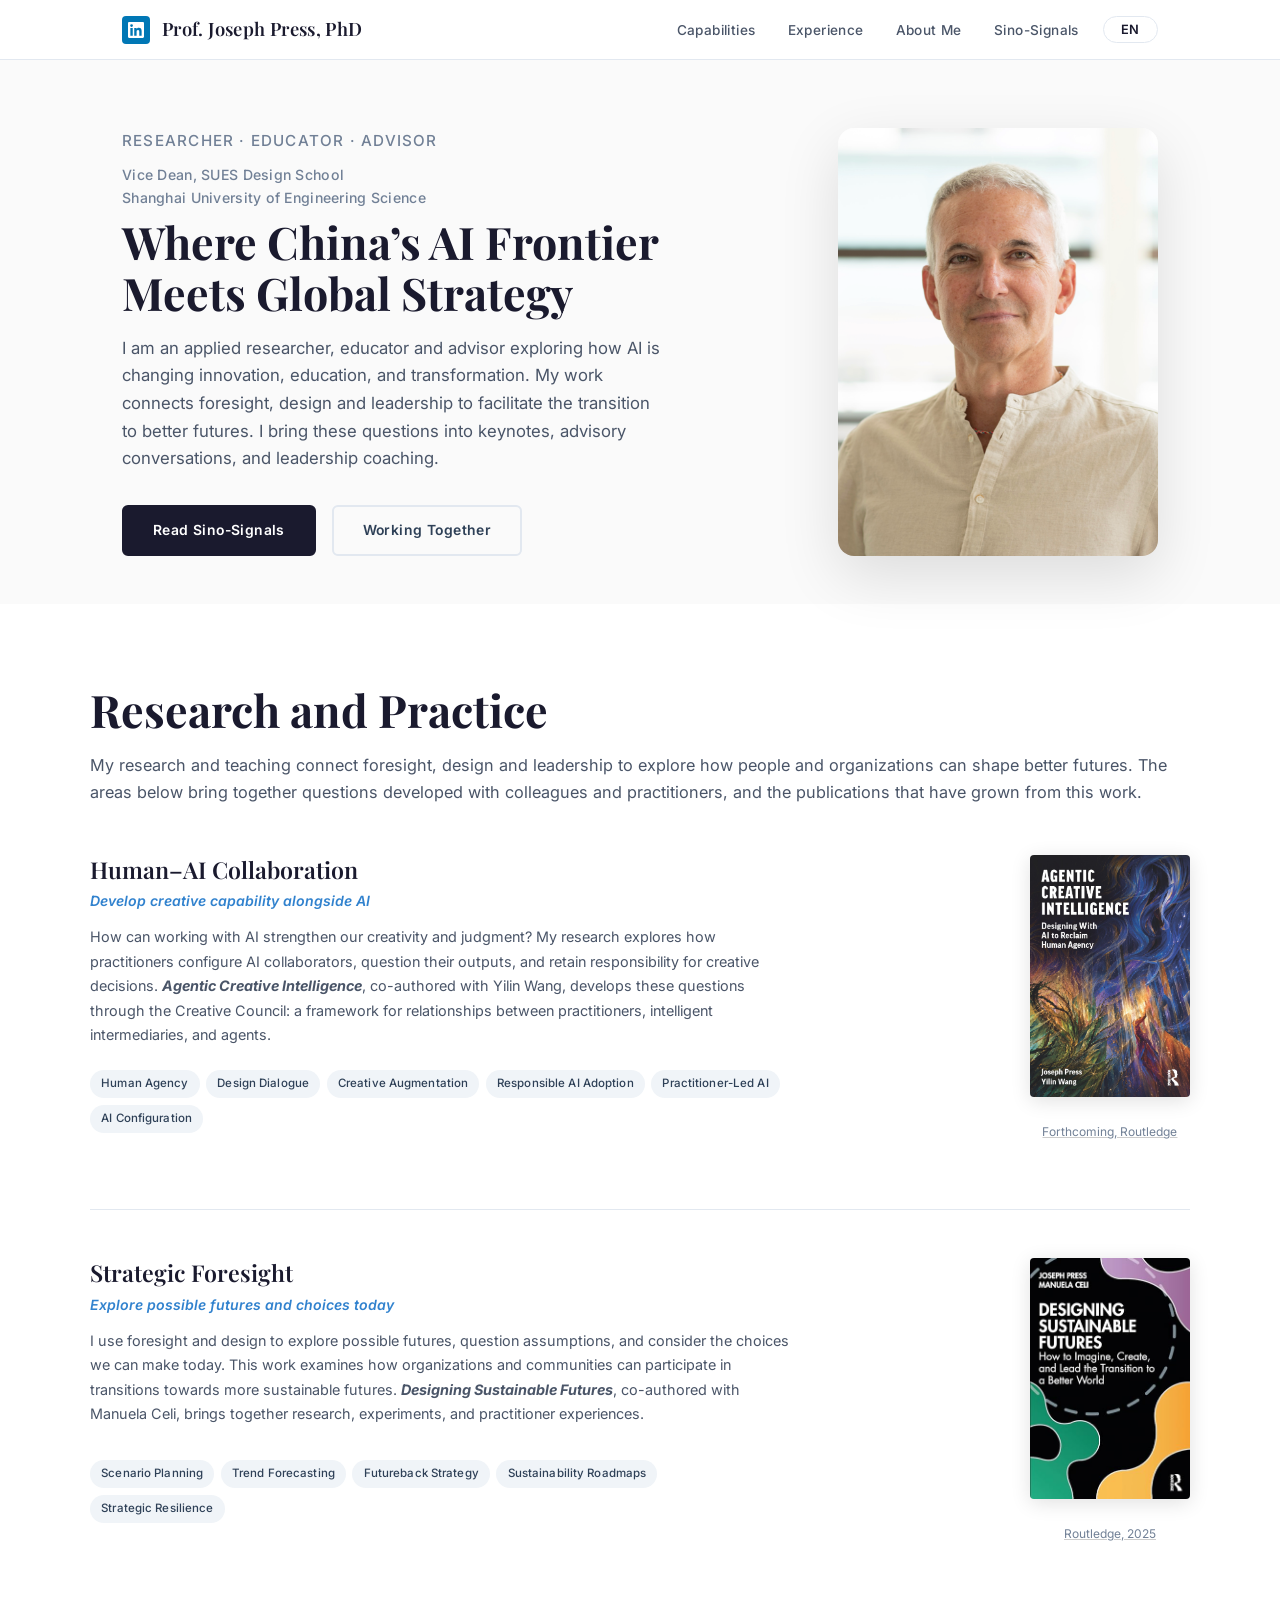
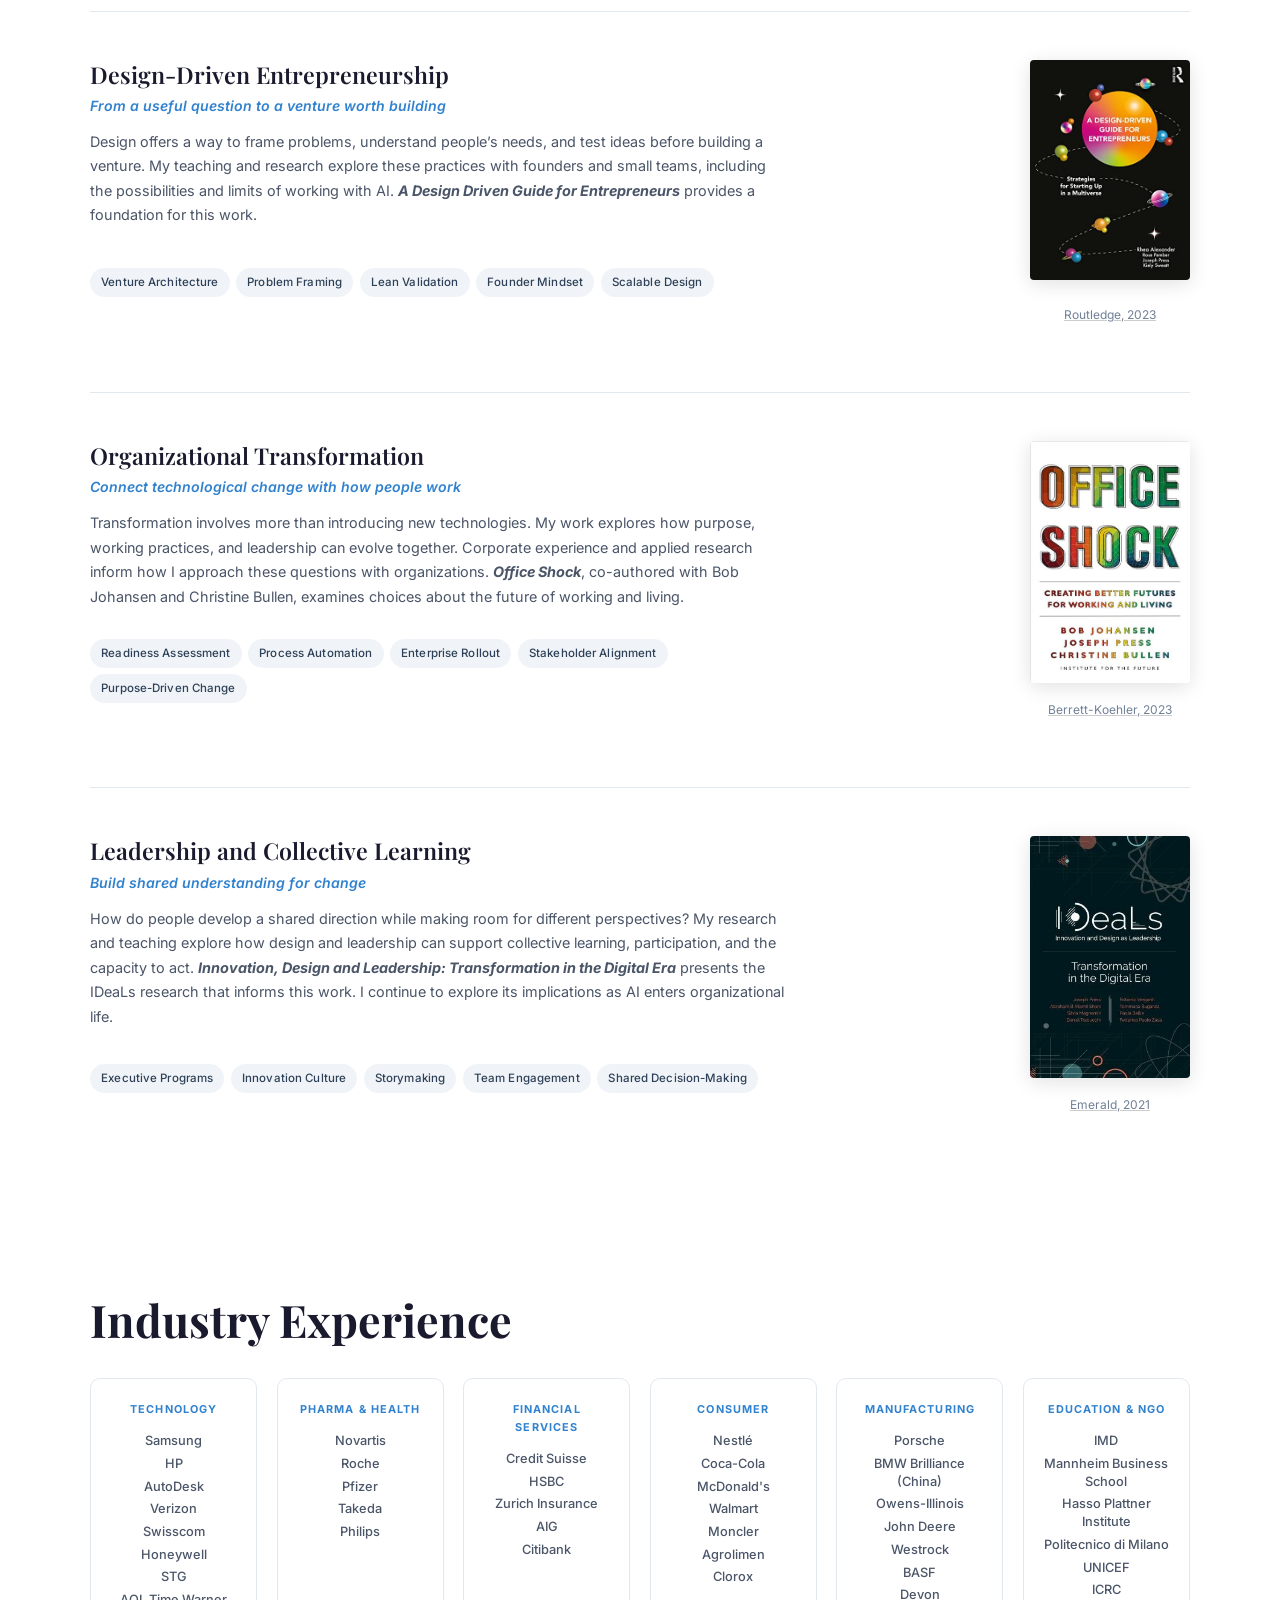
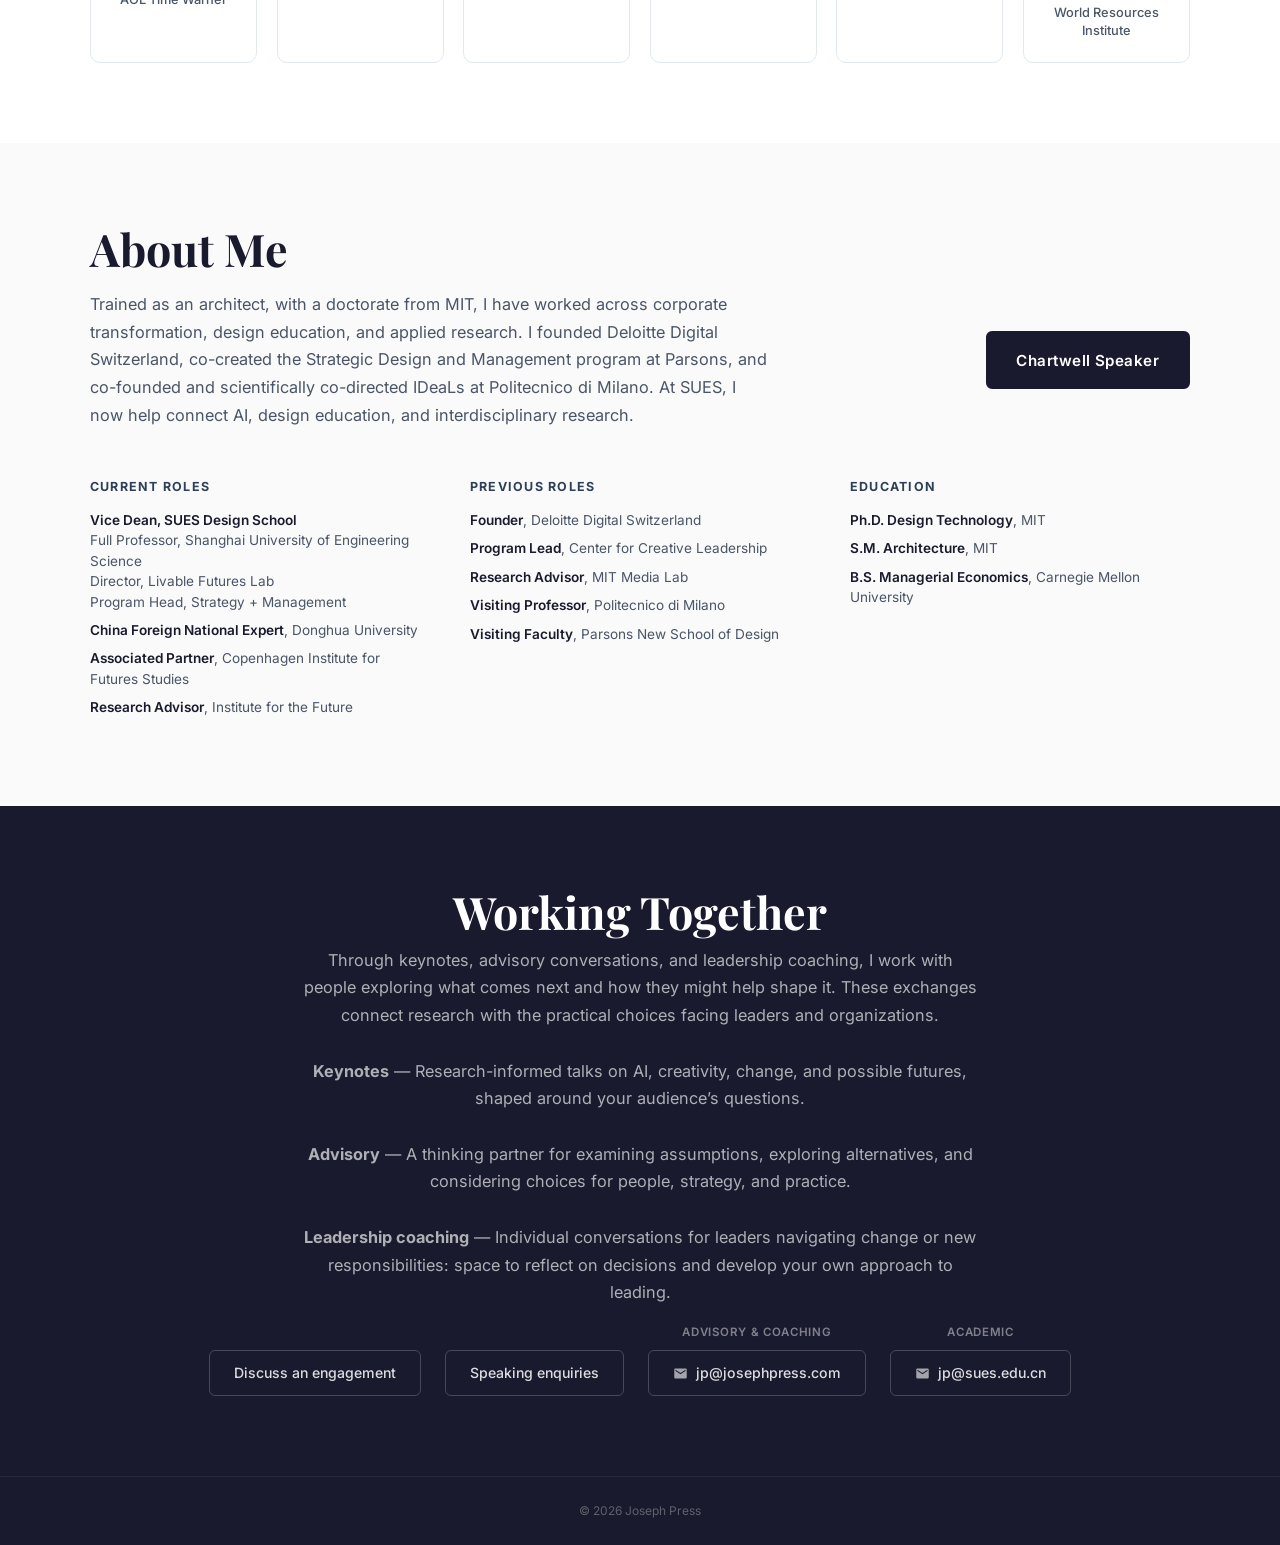
<file: index.html>
<!DOCTYPE html>
<html lang="en">
<head>
<meta charset="UTF-8">
<meta name="viewport" content="width=device-width, initial-scale=1.0">
<title>Joseph Press, PhD — Applied Research, AI &amp; Design</title>
<meta name="description" content="Joseph Press, Vice Dean, SUES Design School. Applied research in AI, design and organizational change, with keynotes, advisory and leadership coaching.">

<!-- Open Graph -->
<meta property="og:title" content="Joseph Press — Applied Research, AI &amp; Design">
<meta property="og:description" content="Research and education grounded in corporate experience. Exploring AI, creativity and organizational life through writing, keynotes, advisory and leadership coaching.">
<meta property="og:image" content="https://www.josephpress.com/photo.jpg">
<meta property="og:url" content="https://www.josephpress.com/">
<meta property="og:type" content="website">
<meta name="twitter:card" content="summary_large_image">

<!-- Favicon -->
<link rel="icon" href="data:image/svg+xml,<svg xmlns='http://www.w3.org/2000/svg' viewBox='0 0 100 100'><text y='.9em' font-size='90'>◆</text></svg>">

<link rel="preconnect" href="https://fonts.googleapis.com">
<link href="https://fonts.googleapis.com/css2?family=Inter:wght@300;400;500;600;700&family=Playfair+Display:wght@400;500;600;700&display=swap" rel="stylesheet">
<style>
  *, *::before, *::after { box-sizing: border-box; margin: 0; padding: 0; }

  :root {
    --navy: #1a1a2e;
    --slate: #2e4057;
    --medium: #4a5568;
    --light: #718096;
    --pale: #e2e8f0;
    --bg: #fafafa;
    --white: #ffffff;
    --accent: #3182ce;
    --warm: #f7f5f2;
  }

  html { scroll-behavior: smooth; font-size: 16px; }

  body {
    font-family: 'Inter', -apple-system, BlinkMacSystemFont, sans-serif;
    color: var(--navy); background: var(--bg);
    line-height: 1.65; -webkit-font-smoothing: antialiased;
  }

  /* NAV */
  nav {
    position: fixed; top: 0; left: 0; right: 0; z-index: 100;
    background: rgba(255,255,255,0.92); backdrop-filter: blur(12px);
    border-bottom: 1px solid var(--pale); transition: box-shadow 0.3s;
  }
  nav.scrolled { box-shadow: 0 1px 8px rgba(0,0,0,0.06); }
  .nav-inner {
    max-width: 1100px; margin: 0 auto; padding: 0.9rem 2rem;
    display: flex; align-items: center; justify-content: space-between;
  }
  .nav-left { display: flex; align-items: center; gap: 0.75rem; }
  .nav-name {
    font-family: 'Playfair Display', serif;
    font-weight: 600; font-size: 1.15rem; color: var(--navy);
    text-decoration: none; letter-spacing: 0.02em;
  }
  .nav-linkedin {
    display: inline-flex; align-items: center; justify-content: center;
    width: 28px; height: 28px; border-radius: 4px;
    background: #0077b5; color: #fff; text-decoration: none;
    transition: background 0.2s;
  }
  .nav-linkedin:hover { background: #005f8d; }
  .nav-linkedin svg { width: 16px; height: 16px; fill: currentColor; }
  .nav-right { display: flex; align-items: center; gap: 1.5rem; }
  /* Tuck the language pill snug against the hamburger */
  .lang-select + .hamburger { margin-left: -0.85rem; }
  .nav-links { display: flex; gap: 2rem; list-style: none; }
  .nav-links a {
    text-decoration: none; color: var(--medium);
    font-size: 0.85rem; font-weight: 500; letter-spacing: 0.03em; transition: color 0.2s;
  }
  .nav-links a:hover { color: var(--navy); }

  /* LANGUAGE SELECT — arrow indicator suppressed, width hugs content */
  .lang-select {
    appearance: none; -webkit-appearance: none; -moz-appearance: none;
    background: var(--white); background-image: none;
    color: var(--navy);
    border: 1px solid var(--pale); border-radius: 20px;
    padding: 0.32rem 0.85rem;
    font-family: inherit; font-size: 0.8rem; font-weight: 600;
    cursor: pointer; user-select: none;
    width: auto; min-width: 0;
    text-align: center; text-align-last: center;
    transition: border-color 0.2s, background-color 0.2s;
  }
  .lang-select::-ms-expand { display: none; }
  .lang-select:hover { border-color: var(--slate); }
  .lang-select:focus { outline: none; border-color: var(--accent); box-shadow: 0 0 0 3px rgba(49,130,206,0.15); }

  /* HERO */
  .hero {
    padding: 8rem 2rem 3rem;
    max-width: 1100px; margin: 0 auto;
    display: grid; grid-template-columns: 1fr 320px;
    grid-template-areas:
      "roles    photo"
      "affil    photo"
      "title    photo"
      "subtitle photo"
      "ctas     photo";
    column-gap: 4rem; row-gap: 0;
    align-items: start;
  }
  .hero-roles { grid-area: roles; text-align: left; }
  .hero-affil { grid-area: affil; text-align: left; }
  .hero-title { grid-area: title; }
  .hero-subtitle { grid-area: subtitle; }
  .hero-ctas { grid-area: ctas; }
  .hero h1 {
    font-family: 'Playfair Display', serif;
    font-size: 2.8rem; font-weight: 700; line-height: 1.15;
    color: var(--navy); margin-bottom: 1rem;
    text-align: left;
  }
  .hero .byline {
    font-size: 0.88rem; color: var(--light); font-weight: 500;
    letter-spacing: 0.02em; margin-bottom: 1.2rem;
    text-align: left;
  }
  .hero .subtitle {
    font-size: 1.05rem; color: var(--medium); line-height: 1.65;
    margin-bottom: 2rem; max-width: 540px;
  }
  .affil-mobile { display: none; }
  .hero-ctas { display: flex; gap: 1rem; flex-wrap: wrap; }
  .btn {
    display: inline-block; padding: 0.75rem 1.8rem;
    font-size: 0.87rem; font-weight: 600; letter-spacing: 0.03em;
    border-radius: 6px; text-decoration: none; transition: all 0.2s;
  }
  .btn-primary { background: var(--navy); color: var(--white); border: 2px solid var(--navy); }
  .btn-primary:hover { background: var(--slate); border-color: var(--slate); }
  .btn-outline { background: transparent; color: var(--slate); border: 2px solid var(--pale); }
  .btn-outline:hover { border-color: var(--slate); }
  .hero-photo {
    /* Portrait frame: stretches the full hero column, bottom aligns with the Let's Collaborate button */
    grid-area: photo; align-self: stretch;
    width: 320px; height: auto; min-height: 320px;
    border-radius: 16px; overflow: hidden;
    box-shadow: 0 20px 60px rgba(0,0,0,0.12);
    justify-self: end;
  }
  .hero-photo img {
    width: 100%; height: 100%;
    object-fit: cover;
    object-position: center 22%;
    transform: none;
  }

  /* LOGO BAR */
  .logo-bar {
    padding: 5rem 2rem;
    background: var(--white);
  }
  .logo-bar-inner {
    max-width: 1100px; margin: 0 auto;
  }
  .sector-cards {
    display: grid; grid-template-columns: repeat(6, 1fr); gap: 1.2rem;
  }
  .sector-card {
    border: 1px solid var(--pale); border-radius: 10px;
    padding: 1.4rem 1.2rem; text-align: center;
    transition: border-color 0.2s, box-shadow 0.2s;
  }
  .sector-card:hover { border-color: #b0c4de; box-shadow: 0 4px 16px rgba(0,0,0,0.04); }
  .sector-label {
    font-size: 0.68rem; font-weight: 700; letter-spacing: 0.1em;
    text-transform: uppercase; color: var(--accent);
    margin-bottom: 0.8rem;
  }
  .sector-names {
    display: flex; flex-direction: column; gap: 0.3rem;
  }
  .sector-name {
    font-size: 0.8rem; font-weight: 500; color: var(--medium);
    line-height: 1.4;
  }

  /* SECTIONS */
  section { padding: 5rem 2rem; }
  .container { max-width: 1100px; margin: 0 auto; }
  .section-label {
    font-size: 0.72rem; font-weight: 700; letter-spacing: 0.15em;
    text-transform: uppercase; color: var(--accent); margin-bottom: 0.6rem;
  }
  .section-title {
    font-family: 'Playfair Display', serif;
    font-size: 2rem; font-weight: 600; color: var(--navy);
    margin-bottom: 1rem; line-height: 1.25;
  }
  .section-title.hero-size {
    font-size: 2.8rem; font-weight: 700; line-height: 1.15;
  }
  .section-intro {
    font-size: 1.02rem; color: var(--medium); max-width: 680px;
    margin-bottom: 3rem; line-height: 1.7;
  }
  /* AI for Impact heading + intro span the full content width on desktop */
  .domains-section .section-title,
  .domains-section .section-intro { max-width: none; }
  /* About Me intro with the Chartwell button to its right */
  .about-intro-row { display: flex; align-items: center; gap: 2rem; margin-bottom: 3rem; }
  .about-intro-text { flex: 1; }
  .about-intro-text .section-intro { margin-bottom: 0; }
  .about-chartwell-btn { flex-shrink: 0; white-space: nowrap; }

  /* DOMAINS */
  .domains-section { background: var(--white); }
  .domain {
    margin-bottom: 3rem; padding-bottom: 3rem;
    border-bottom: 1px solid var(--pale);
  }
  .domain:last-child { margin-bottom: 0; padding-bottom: 0; border-bottom: none; }
  .domain-header {
    display: grid; grid-template-columns: 2fr 1fr;
    grid-template-areas:
      "headtext cover"
      "tags     cover";
    column-gap: 3rem; row-gap: 0;
    margin-bottom: 1.2rem;
    align-items: start;
  }
  .domain-head-text { text-align: left; grid-area: headtext; }
  .domain-frameworks { grid-area: tags; }
  .domain-right { grid-area: cover; }
  .domain-number {
    font-size: 0.7rem; font-weight: 700; letter-spacing: 0.12em;
    text-transform: uppercase; color: var(--light); margin-bottom: 0.5rem;
  }
  .domain-title {
    font-family: 'Playfair Display', serif;
    font-size: 1.45rem; font-weight: 600; color: var(--navy);
    margin-bottom: 0.25rem; line-height: 1.3;
  }
  .domain-subtitle {
    font-size: 0.88rem; font-weight: 600; color: var(--accent);
    margin-bottom: 0.8rem; font-style: italic;
  }
  .domain-text {
    font-size: 0.9rem; color: var(--medium); line-height: 1.7;
  }
  .domain-right {
    display: flex; flex-direction: column; gap: 0.35rem; justify-content: flex-start;
    align-items: flex-end; text-align: right;
  }
  .domain-cover {
    align-items: flex-end; gap: 0.8rem;
  }
  .domain-cover img {
    width: 160px; border-radius: 4px;
    box-shadow: 0 4px 20px rgba(0,0,0,0.12);
  }
  .domain-cover-placeholder {
    width: 160px; aspect-ratio: 2/3; border-radius: 4px;
    background: linear-gradient(135deg, #2e4057 0%, #1a1a2e 100%);
    display: flex; align-items: center; justify-content: center;
    box-shadow: 0 4px 20px rgba(0,0,0,0.12);
    padding: 1rem;
  }
  .domain-book-meta {
    font-size: 0.75rem; color: var(--light); text-align: center;
    margin-top: 0.3rem; width: 160px;
  }
  .domain-book-meta a {
    color: var(--light); text-decoration: underline;
    text-decoration-color: rgba(0,0,0,0.2);
  }
  .domain-book-meta a:hover { color: var(--accent); }
  .domain-frameworks {
    margin-top: 0.8rem;
    display: flex; flex-wrap: wrap; gap: 0.4rem;
    justify-content: flex-start;
  }
  .framework-tag {
    font-size: 0.72rem; font-weight: 500;
    padding: 0.3rem 0.7rem; border-radius: 16px;
    background: #f0f4f8; color: var(--slate);
    letter-spacing: 0.01em;
  }

  .book-cover-text {
    color: rgba(255,255,255,0.9); font-size: 0.82rem;
    font-weight: 600; text-align: center; line-height: 1.35;
  }
  .book-cover-text small {
    font-size: 0.62rem; font-weight: 400; opacity: 0.8;
    display: block; margin-top: 0.3rem; line-height: 1.3;
  }

  /* CREDENTIALS */
  .credentials-section { background: var(--bg); }
  .credentials-grid { display: grid; grid-template-columns: repeat(3, 1fr); gap: 2.5rem; }
  .credential-group h3 {
    font-size: 0.78rem; font-weight: 700; letter-spacing: 0.1em;
    text-transform: uppercase; color: var(--slate); margin-bottom: 0.75rem;
  }
  .credential-item {
    font-size: 0.85rem; color: var(--medium); margin-bottom: 0.5rem; line-height: 1.5;
  }
  .credential-item strong { color: var(--navy); font-weight: 600; }

  /* CONTACT */
  .contact-section {
    background: var(--navy); color: var(--white); text-align: center;
    padding: 5rem 2rem;
  }
  .contact-section .section-label { color: rgba(255,255,255,0.4); }
  .contact-section .section-title { color: var(--white); margin-bottom: 0.6rem; }
  .contact-section .section-intro { color: rgba(255,255,255,0.65); margin: 0 auto 1rem; }
  .contact-next {
    font-size: 0.88rem; color: rgba(255,255,255,0.45);
    margin-bottom: 2.5rem; font-style: italic;
  }
  .contact-row {
    display: flex; justify-content: center; align-items: flex-end;
    gap: 1.5rem; flex-wrap: wrap;
  }
  .contact-card {
    display: flex; flex-direction: column; align-items: center; gap: 0.5rem;
  }
  .contact-card-label {
    font-size: 0.72rem; color: rgba(255,255,255,0.45); font-weight: 600;
    letter-spacing: 0.06em; text-transform: uppercase;
  }
  .contact-btn {
    display: inline-flex; align-items: center; gap: 0.5rem;
    color: rgba(255,255,255,0.85); text-decoration: none;
    font-size: 0.88rem; font-weight: 500;
    padding: 0.65rem 1.5rem; border: 1px solid rgba(255,255,255,0.2);
    border-radius: 6px; transition: all 0.2s; white-space: nowrap;
  }
  .contact-btn:hover {
    color: var(--white); border-color: rgba(255,255,255,0.5);
    background: rgba(255,255,255,0.06);
  }
  .contact-btn svg { width: 15px; height: 15px; fill: currentColor; opacity: 0.7; }

  footer {
    text-align: center; padding: 1.5rem;
    font-size: 0.75rem; color: rgba(255,255,255,0.3);
    background: var(--navy); border-top: 1px solid rgba(255,255,255,0.06);
  }

  /* RESPONSIVE */
  @media (max-width: 768px) {
    .hero {
      grid-template-columns: 1fr 180px;
      grid-template-areas:
        "roles    photo"
        "affil    affil"
        "title    title"
        "subtitle subtitle"
        "ctas     ctas";
      column-gap: 1.5rem; row-gap: 0.6rem; padding-top: 7rem;
    }
    .hero-photo { width: 100%; max-width: 180px; height: auto; min-height: 0; aspect-ratio: 1 / 1; align-self: start; }
    .hero h1 { font-size: 2.1rem; }
    .affil-desktop { display: none; }
    .affil-mobile { display: inline; }
    .section-title.hero-size { font-size: 2.1rem; }
    .domain-header {
      grid-template-columns: 1fr 130px;
      grid-template-areas:
        "headtext headtext"
        "tags     cover";
      column-gap: 1.5rem; row-gap: 0.5rem;
    }
    .domain-cover img { width: 120px; }
    .domain-cover-placeholder { width: 120px; }
    .domain-book-meta { width: 120px; }
    .about-intro-row { flex-direction: column; align-items: flex-start; gap: 1.2rem; }
    .credentials-grid { grid-template-columns: 1fr; }
    .nav-links { display: none; }
    .sector-cards { grid-template-columns: repeat(2, 1fr); }
  }
  /* PHONE breakpoint — patches ship-blockers at 375px (iPhone) */
  @media (max-width: 600px) {
    .nav-inner { padding: 0.9rem 1rem; }
    .nav-name { font-size: 1rem; letter-spacing: 0; }
    section { padding-left: 1.2rem; padding-right: 1.2rem; }
    .hero { padding: 6rem 1.2rem 2.5rem; column-gap: 1rem; row-gap: 0.4rem; grid-template-columns: 1fr 100px; }
    .hero h1 { font-size: 1.45rem; line-height: 1.18; }
    .hero .subtitle { font-size: 0.92rem; margin-bottom: 1.2rem; }
    .hero-photo { width: 100%; max-width: 100px; height: auto; min-height: 0; aspect-ratio: 1 / 1; align-self: start; }
    .hero-ctas { flex-direction: row; gap: 0.5rem; }
    .hero-ctas .btn { flex: 1; text-align: center; font-size: 0.78rem; padding: 0.7rem 0.5rem; }
    .section-title.hero-size { font-size: 1.8rem; }
    .sector-cards { grid-template-columns: repeat(2, 1fr); gap: 0.8rem; }
    .sector-card { padding: 1rem 0.8rem; }
    .sector-label { font-size: 0.7rem; }
    .sector-name { font-size: 0.78rem; line-height: 1.25; }
    .credentials-grid { grid-template-columns: 1fr; gap: 1rem; }
    .domain-header { column-gap: 1rem; row-gap: 0.5rem; grid-template-columns: 1fr 100px; }
    .domain-cover img, .domain-cover-placeholder { width: 100px; }
    .domain-book-meta { width: 100px; }
    .container { padding-left: 0; padding-right: 0; }
    footer { font-size: 0.7rem; padding: 1.2rem 1rem; }
  }
  .hamburger {
    display: none; background: none; border: none; cursor: pointer;
    width: 44px; height: 44px; padding: 0;
    align-items: center; justify-content: center; flex-direction: column;
  }
  .hamburger span { display: block; width: 22px; height: 2px; background: var(--navy); margin: 3px 0; transition: 0.3s; }
  @media (max-width: 768px) {
    .hamburger { display: flex; }
    .nav-links.open {
      display: flex; flex-direction: column;
      position: absolute; top: 100%; left: 0; right: 0;
      background: var(--white); padding: 1.2rem 1.5rem;
      border-bottom: 1px solid var(--pale); gap: 0.9rem;
    }
    .nav-links.open a { padding: 0.5rem 0; min-height: 44px; display: flex; align-items: center; }
  }

  /* TRILINGUAL TOGGLE — hide zh and fr by default, show based on body class */
  [data-lang="zh"], [data-lang="fr"] { display: none; }
  div[data-lang="zh"], p[data-lang="zh"], span[data-lang="zh"], h1[data-lang="zh"], h2[data-lang="zh"], h3[data-lang="zh"] { display: none; }
  div[data-lang="fr"], p[data-lang="fr"], span[data-lang="fr"], h1[data-lang="fr"], h2[data-lang="fr"], h3[data-lang="fr"] { display: none; }
  /* ZH active */
  body.zh [data-lang="zh"] { display: initial; }
  body.zh [data-lang="en"] { display: none; }
  body.zh [data-lang="fr"] { display: none; }
  body.zh div[data-lang="zh"], body.zh p[data-lang="zh"], body.zh span[data-lang="zh"], body.zh h1[data-lang="zh"], body.zh h2[data-lang="zh"], body.zh h3[data-lang="zh"] { display: block; }
  body.zh div[data-lang="en"], body.zh p[data-lang="en"], body.zh span[data-lang="en"], body.zh h1[data-lang="en"], body.zh h2[data-lang="en"], body.zh h3[data-lang="en"] { display: none; }
  body.zh div[data-lang="fr"], body.zh p[data-lang="fr"], body.zh span[data-lang="fr"], body.zh h1[data-lang="fr"], body.zh h2[data-lang="fr"], body.zh h3[data-lang="fr"] { display: none; }
  /* FR active */
  body.fr [data-lang="fr"] { display: initial; }
  body.fr [data-lang="en"] { display: none; }
  body.fr [data-lang="zh"] { display: none; }
  body.fr div[data-lang="fr"], body.fr p[data-lang="fr"], body.fr span[data-lang="fr"], body.fr h1[data-lang="fr"], body.fr h2[data-lang="fr"], body.fr h3[data-lang="fr"] { display: block; }
  body.fr div[data-lang="en"], body.fr p[data-lang="en"], body.fr span[data-lang="en"], body.fr h1[data-lang="en"], body.fr h2[data-lang="en"], body.fr h3[data-lang="en"] { display: none; }
  body.fr div[data-lang="zh"], body.fr p[data-lang="zh"], body.fr span[data-lang="zh"], body.fr h1[data-lang="zh"], body.fr h2[data-lang="zh"], body.fr h3[data-lang="zh"] { display: none; }
  /* Inline spans */
  span[data-lang="zh"], span[data-lang="fr"] { display: none; }
  body.zh span[data-lang="zh"] { display: inline; }
  body.zh span[data-lang="en"] { display: none; }
  body.zh span[data-lang="fr"] { display: none; }
  body.fr span[data-lang="fr"] { display: inline; }
  body.fr span[data-lang="en"] { display: none; }
  body.fr span[data-lang="zh"] { display: none; }
  /* Flex/grid containers */
  .contact-row[data-lang="zh"], .contact-row[data-lang="fr"] { display: none; }
  body.zh .contact-row[data-lang="zh"] { display: flex; }
  body.zh .contact-row[data-lang="en"] { display: none; }
  body.fr .contact-row[data-lang="fr"] { display: flex; }
  body.fr .contact-row[data-lang="en"] { display: none; }
  .credentials-grid[data-lang="zh"], .credentials-grid[data-lang="fr"] { display: none; }
  body.zh .credentials-grid[data-lang="zh"] { display: grid; }
  body.zh .credentials-grid[data-lang="en"] { display: none; }
  body.fr .credentials-grid[data-lang="fr"] { display: grid; }
  body.fr .credentials-grid[data-lang="en"] { display: none; }
  .sector-cards[data-lang="zh"], .sector-cards[data-lang="fr"] { display: none; }
  body.zh .sector-cards[data-lang="zh"] { display: grid; }
  body.zh .sector-cards[data-lang="en"] { display: none; }
  body.fr .sector-cards[data-lang="fr"] { display: grid; }
  body.fr .sector-cards[data-lang="en"] { display: none; }
  .domain-frameworks[data-lang="zh"], .domain-frameworks[data-lang="fr"] { display: none; }
  body.zh .domain-frameworks[data-lang="zh"] { display: flex; }
  body.zh .domain-frameworks[data-lang="en"] { display: none; }
  body.fr .domain-frameworks[data-lang="fr"] { display: flex; }
  body.fr .domain-frameworks[data-lang="en"] { display: none; }
</style>
</head>
<body>

<!-- NAV -->
<nav id="nav">
  <div class="nav-inner">
    <div class="nav-left">
      <a href="https://www.linkedin.com/in/josephpress/" class="nav-linkedin" target="_blank" rel="noopener" aria-label="LinkedIn">
        <svg viewBox="0 0 24 24"><path d="M20.447 20.452h-3.554v-5.569c0-1.328-.027-3.037-1.852-3.037-1.853 0-2.136 1.445-2.136 2.939v5.667H9.351V9h3.414v1.561h.046c.477-.9 1.637-1.85 3.37-1.85 3.601 0 4.267 2.37 4.267 5.455v6.286zM5.337 7.433a2.062 2.062 0 01-2.063-2.065 2.064 2.064 0 112.063 2.065zm1.782 13.019H3.555V9h3.564v11.452zM22.225 0H1.771C.792 0 0 .774 0 1.729v20.542C0 23.227.792 24 1.771 24h20.451C23.2 24 24 23.227 24 22.271V1.729C24 .774 23.2 0 22.222 0h.003z"/></svg>
      </a>
      <a href="#" class="nav-name">Prof. Joseph Press, PhD</a>
    </div>
    <div class="nav-right">
      <ul class="nav-links" id="navLinks">
        <li><a href="#expertise"><span data-lang="en">Capabilities</span><span data-lang="fr">Comp&eacute;tences</span><span data-lang="zh">能力</span></a></li>
        <li><a href="#organizations"><span data-lang="en">Experience</span><span data-lang="fr">Exp&eacute;rience</span><span data-lang="zh">经验</span></a></li>
        <li><a href="#credentials"><span data-lang="en">About Me</span><span data-lang="fr">&Agrave; propos</span><span data-lang="zh">关于我</span></a></li>
        <li><a href="/sino-signals/"><span data-lang="en">Sino-Signals</span><span data-lang="fr">Sino-Signals</span><span data-lang="zh">中国信号</span></a></li>
      </ul>
      <select class="lang-select" id="langSelect" aria-label="Language" onchange="setLang(this.value)">
        <option value="en">EN</option>
        <option value="fr">FR</option>
        <option value="zh">中文</option>
      </select>
      <button class="hamburger" onclick="document.getElementById('navLinks').classList.toggle('open')" aria-label="Menu">
        <span></span><span></span><span></span>
      </button>
    </div>
  </div>
</nav>

<!-- HERO -->
<header class="hero">
  <div class="hero-roles">
    <p class="byline" style="font-size: 0.95rem; text-transform: uppercase; letter-spacing: 0.08em;">
      <span data-lang="en">Researcher &middot; Educator &middot; Advisor</span>
      <span data-lang="fr">Chercheur &middot; Enseignant &middot; Conseiller</span>
      <span data-lang="zh">研究者 &middot; 教育工作者 &middot; 顾问</span>
    </p>
  </div>
  <div class="hero-affil">
    <p class="byline" style="margin-top: -0.6rem; margin-bottom: 0.4rem;">
      <span data-lang="en"><span class="affil-desktop">Vice Dean, SUES Design School<br>Shanghai University of Engineering Science</span><span class="affil-mobile">Vice Dean, SUES Design School<br>Shanghai University of Engineering Science</span></span>
      <span data-lang="fr"><span class="affil-desktop">Vice-doyen, École de Design de la SUES<br>Shanghai University of Engineering Science</span><span class="affil-mobile">Vice-doyen, École de Design de la SUES<br>Shanghai University of Engineering Science</span></span>
      <span data-lang="zh"><span class="affil-desktop">上海工程技术大学<br>设计学院副院长</span><span class="affil-mobile">上海工程技术大学<br>设计学院副院长</span></span>
    </p>
  </div>
  <div class="hero-photo">
    <img src="photo-web.png" onerror="this.onerror=null;this.src='photo.jpg';" alt="Joseph Press">
  </div>
  <div class="hero-title">
    <h1 data-lang="en">Where China’s AI Frontier<br>Meets Global Strategy</h1>
    <h1 data-lang="fr">Là où la frontière IA de la Chine<br>rejoint la stratégie mondiale</h1>
    <h1 data-lang="zh" style="font-size:2.4rem">中国AI前沿<br>与全球战略的交汇</h1>
  </div>
  <div class="hero-subtitle">
    <p class="subtitle" data-lang="en">I am an applied researcher, educator and advisor exploring how AI is changing innovation, education, and transformation. My work connects foresight, design and leadership to facilitate the transition to better futures. I bring these questions into keynotes, advisory conversations, and leadership coaching.</p>
    <p class="subtitle" data-lang="fr">Je suis chercheur en recherche appliquée, enseignant et conseiller. J’explore comment l’IA fait évoluer l’innovation, l’éducation et la transformation. Mon travail relie prospective, design et leadership pour faciliter la transition vers de meilleurs futurs. J’aborde ces questions dans mes conférences, mes échanges de conseil et mon coaching de dirigeants.</p>
    <p class="subtitle" data-lang="zh">我是一名应用研究者、教育工作者和顾问，探索AI如何改变创新、教育与转型。我的工作将前瞻、设计与领导力相结合，促进向更美好未来的转型。我通过主题演讲、咨询交流和领导力教练，探讨这些问题。</p>
  </div>
  <div class="hero-ctas">
    <a href="/sino-signals/" class="btn btn-primary"><span data-lang="en">Read Sino-Signals</span><span data-lang="fr">Lire Sino-Signals</span><span data-lang="zh">阅读中国信号</span></a>
    <a href="#contact" class="btn btn-outline"><span data-lang="en">Working Together</span><span data-lang="fr">Travaillons ensemble</span><span data-lang="zh">合作交流</span></a>
  </div>
</header>

<!-- FIVE CAPABILITIES -->
<section class="domains-section" id="expertise">
  <div class="container">
    <h2 class="section-title hero-size" data-lang="en">Research and Practice</h2>
    <h2 class="section-title hero-size" data-lang="fr">Recherche et pratique</h2>
    <h2 class="section-title hero-size" data-lang="zh">研究与实践</h2>
    <p class="section-intro" data-lang="en">My research and teaching connect foresight, design and leadership to explore how people and organizations can shape better futures. The areas below bring together questions developed with colleagues and practitioners, and the publications that have grown from this work.</p>
    <p class="section-intro" data-lang="fr">Mes recherches et mon enseignement relient prospective, design et leadership pour explorer comment les personnes et les organisations peuvent façonner de meilleurs futurs. Les domaines ci-dessous réunissent les questions développées avec des collègues et des praticiens, ainsi que les publications issues de ce travail.</p>
    <p class="section-intro" data-lang="zh">我的研究与教学连接前瞻、设计与领导力，探索个人和组织如何塑造更美好的未来。以下领域汇集了我与同事和实践者共同探讨的问题，以及由此形成的出版成果。</p>

    <!-- 1. AI-Human Collaboration (ACI) -->
    <div class="domain">
      <div class="domain-header">
        <div class="domain-head-text">
          <h3 class="domain-title" data-lang="en">Human–AI Collaboration</h3>
          <h3 class="domain-title" data-lang="fr">Collaboration humain–IA</h3>
          <h3 class="domain-title" data-lang="zh">人机协作</h3>
          <p class="domain-subtitle" data-lang="en">Develop creative capability alongside AI</p>
          <p class="domain-subtitle" data-lang="fr">Développer ses capacités créatives avec l’IA</p>
          <p class="domain-subtitle" data-lang="zh">与AI协作，发展人的创造能力</p>
          <p class="domain-text" data-lang="en">How can working with AI strengthen our creativity and judgment? My research explores how practitioners configure AI collaborators, question their outputs, and retain responsibility for creative decisions. <strong><em>Agentic Creative Intelligence</em></strong>, co-authored with Yilin Wang, develops these questions through the Creative Council: a framework for relationships between practitioners, intelligent intermediaries, and agents.</p>
          <p class="domain-text" data-lang="fr">Comment le travail avec l’IA peut-il développer notre créativité et notre jugement ? Mes recherches portent sur la manière de configurer des collaborateurs IA, de questionner leurs propositions et d’assumer les décisions créatives. <strong><em>Agentic Creative Intelligence</em></strong>, coécrit avec Yilin Wang, explore ces questions à travers le Creative Council, un cadre reliant praticiens, intermédiaires intelligents et agents.</p>
          <p class="domain-text" data-lang="zh">与AI合作，如何促进人的创造力与判断力？我的研究关注实践者如何配置AI协作者、审视其输出，并对创意决策负责。我与Yilin Wang合著的<strong><em>Agentic Creative Intelligence</em></strong>通过“创意委员会”框架，探讨实践者、智能中介与智能体之间的关系。</p>
        </div>
          <div class="domain-frameworks" data-lang="en">
            <span class="framework-tag">Human Agency</span>
            <span class="framework-tag">Design Dialogue</span>
            <span class="framework-tag">Creative Augmentation</span>
            <span class="framework-tag">Responsible AI Adoption</span>
            <span class="framework-tag">Practitioner-Led AI</span>
            <span class="framework-tag">AI Configuration</span>
          </div>
          <div class="domain-frameworks" data-lang="fr">
            <span class="framework-tag">Agentivit&eacute; humaine</span>
            <span class="framework-tag">Dialogue de design</span>
            <span class="framework-tag">Augmentation cr&eacute;ative</span>
            <span class="framework-tag">Adoption responsable de l'IA</span>
            <span class="framework-tag">IA pilot&eacute;e par le praticien</span>
            <span class="framework-tag">Configuration IA</span>
          </div>
          <div class="domain-frameworks" data-lang="zh">
            <span class="framework-tag">人的能动性</span>
            <span class="framework-tag">设计对话</span>
            <span class="framework-tag">创意增强</span>
            <span class="framework-tag">负责任AI采纳</span>
            <span class="framework-tag">从业者驱动AI</span>
            <span class="framework-tag">AI配置</span>
          </div>
        <div class="domain-right domain-cover">
          <a href="https://www.amazon.com/Agentic-Creative-Intelligence-Designing-Reclaim/dp/1041211244/" target="_blank"><img src="cover-aci-final.jpg" alt="Agentic Creative Intelligence: Designing with AI to Reclaim Human Agency"></a>
          <p class="domain-book-meta"><a href="https://www.amazon.com/Agentic-Creative-Intelligence-Designing-Reclaim/dp/1041211244/" target="_blank">Forthcoming, Routledge</a></p>
        </div>
      </div>
    </div>

    <!-- 2. Augmented Foresight -->
    <div class="domain">
      <div class="domain-header">
        <div class="domain-head-text">
          <h3 class="domain-title" data-lang="en">Strategic Foresight</h3>
          <h3 class="domain-title" data-lang="fr">Prospective stratégique</h3>
          <h3 class="domain-title" data-lang="zh">战略前瞻</h3>
          <p class="domain-subtitle" data-lang="en">Explore possible futures and choices today</p>
          <p class="domain-subtitle" data-lang="fr">Explorer les futurs possibles et les choix présents</p>
          <p class="domain-subtitle" data-lang="zh">探索可能的未来，思考当下的选择</p>
          <p class="domain-text" data-lang="en">I use foresight and design to explore possible futures, question assumptions, and consider the choices we can make today. This work examines how organizations and communities can participate in transitions towards more sustainable futures. <strong><em>Designing Sustainable Futures</em></strong>, co-authored with Manuela Celi, brings together research, experiments, and practitioner experiences.</p>
          <p class="domain-text" data-lang="fr">J’utilise la prospective et le design pour explorer les futurs possibles, questionner les hypothèses et réfléchir aux choix que nous pouvons faire aujourd’hui. Ce travail examine comment les organisations et les communautés peuvent participer aux transitions vers des futurs plus durables. <strong><em>Designing Sustainable Futures</em></strong>, coécrit avec Manuela Celi, réunit recherches, expérimentations et expériences de praticiens.</p>
          <p class="domain-text" data-lang="zh">我运用前瞻与设计探索可能的未来、审视假设，并思考今天可以作出的选择。这项工作关注组织和社区如何参与向更可持续未来的转型。与Manuela Celi合著的<strong><em>Designing Sustainable Futures</em></strong>汇集了研究、实验与实践者的经验。</p>
        </div>
          <div class="domain-frameworks" data-lang="en">
            <span class="framework-tag">Scenario Planning</span>
            <span class="framework-tag">Trend Forecasting</span>
            <span class="framework-tag">Futureback Strategy</span>
            <span class="framework-tag">Sustainability Roadmaps</span>
            <span class="framework-tag">Strategic Resilience</span>
          </div>
          <div class="domain-frameworks" data-lang="fr">
            <span class="framework-tag">Planification de sc&eacute;narios</span>
            <span class="framework-tag">Pr&eacute;vision des tendances</span>
            <span class="framework-tag">Stratégie depuis un futur souhaité</span>
            <span class="framework-tag">Feuilles de route durables</span>
            <span class="framework-tag">R&eacute;silience strat&eacute;gique</span>
          </div>
          <div class="domain-frameworks" data-lang="zh">
            <span class="framework-tag">情景规划</span>
            <span class="framework-tag">趋势预测</span>
            <span class="framework-tag">未来回溯战略</span>
            <span class="framework-tag">可持续性路线图</span>
            <span class="framework-tag">战略韧性</span>
          </div>
        <div class="domain-right domain-cover">
          <a href="https://www.amazon.com/Designing-Sustainable-Futures-Imagine-Transition/dp/1032588381/" target="_blank"><img src="cover-dsf.jpg" alt="Designing Sustainable Futures"></a>
          <p class="domain-book-meta"><a href="https://www.amazon.com/Designing-Sustainable-Futures-Imagine-Transition/dp/1032588381/" target="_blank">Routledge, 2025</a></p>
        </div>
      </div>
    </div>

    <!-- 3. Entrepreneurship -->
    <div class="domain">
      <div class="domain-header">
        <div class="domain-head-text">
          <h3 class="domain-title" data-lang="en">Design-Driven Entrepreneurship</h3>
          <h3 class="domain-title" data-lang="fr">Entrepreneuriat par le design</h3>
          <h3 class="domain-title" data-lang="zh">设计驱动的创业</h3>
          <p class="domain-subtitle" data-lang="en">From a useful question to a venture worth building</p>
          <p class="domain-subtitle" data-lang="fr">D’une question pertinente à un projet entrepreneurial</p>
          <p class="domain-subtitle" data-lang="zh">从有价值的问题出发，探索创业方向</p>
          <p class="domain-text" data-lang="en">Design offers a way to frame problems, understand people’s needs, and test ideas before building a venture. My teaching and research explore these practices with founders and small teams, including the possibilities and limits of working with AI. <strong><em>A Design Driven Guide for Entrepreneurs</em></strong> provides a foundation for this work.</p>
          <p class="domain-text" data-lang="fr">Le design aide à formuler les problèmes, comprendre les besoins et expérimenter avant de créer une entreprise. Mon enseignement et mes recherches explorent ces pratiques avec des entrepreneurs et de petites équipes, y compris les possibilités et les limites de l’IA. <strong><em>A Design Driven Guide for Entrepreneurs</em></strong> constitue l’un des fondements de ce travail.</p>
          <p class="domain-text" data-lang="zh">设计帮助创业者界定问题、理解需求，并在投入建设前检验想法。我的教学与研究和创业者、小型团队一起探索这些实践，包括使用AI的可能性与局限。<strong><em>A Design Driven Guide for Entrepreneurs</em></strong>为这项工作提供了基础。</p>
        </div>
          <div class="domain-frameworks" data-lang="en">
            <span class="framework-tag">Venture Architecture</span>
            <span class="framework-tag">Problem Framing</span>
            <span class="framework-tag">Lean Validation</span>
            <span class="framework-tag">Founder Mindset</span>
            <span class="framework-tag">Scalable Design</span>
          </div>
          <div class="domain-frameworks" data-lang="fr">
            <span class="framework-tag">Conception de projets entrepreneuriaux</span>
            <span class="framework-tag">Cadrage de probl&egrave;mes</span>
            <span class="framework-tag">Validation lean</span>
            <span class="framework-tag">Mentalit&eacute; fondateur</span>
            <span class="framework-tag">Design &eacute;volutif</span>
          </div>
          <div class="domain-frameworks" data-lang="zh">
            <span class="framework-tag">创业架构</span>
            <span class="framework-tag">问题框架</span>
            <span class="framework-tag">精益验证</span>
            <span class="framework-tag">创始人思维</span>
            <span class="framework-tag">可扩展设计</span>
          </div>
        <div class="domain-right domain-cover">
          <a href="https://www.amazon.com/Design-Driven-Guide-Entrepreneurs-Strategies/dp/1032129948/" target="_blank"><img src="cover-entrepreneur.jpg" alt="A Design Driven Guide for Entrepreneurs"></a>
          <p class="domain-book-meta"><a href="https://www.amazon.com/Design-Driven-Guide-Entrepreneurs-Strategies/dp/1032129948/" target="_blank">Routledge, 2023</a></p>
        </div>
      </div>
    </div>

    <!-- 4. AI Integration -->
    <div class="domain">
      <div class="domain-header">
        <div class="domain-head-text">
          <h3 class="domain-title" data-lang="en">Organizational Transformation</h3>
          <h3 class="domain-title" data-lang="fr">Transformation des organisations</h3>
          <h3 class="domain-title" data-lang="zh">组织转型</h3>
          <p class="domain-subtitle" data-lang="en">Connect technological change with how people work</p>
          <p class="domain-subtitle" data-lang="fr">Relier évolution technologique et pratiques de travail</p>
          <p class="domain-subtitle" data-lang="zh">将技术变革与人的工作方式相联系</p>
          <p class="domain-text" data-lang="en">Transformation involves more than introducing new technologies. My work explores how purpose, working practices, and leadership can evolve together. Corporate experience and applied research inform how I approach these questions with organizations. <strong><em>Office Shock</em></strong>, co-authored with Bob Johansen and Christine Bullen, examines choices about the future of working and living.</p>
          <p class="domain-text" data-lang="fr">La transformation ne se limite pas à l’introduction de nouvelles technologies. Mon travail explore comment la finalité, les pratiques de travail et le leadership peuvent évoluer ensemble. Mon expérience en entreprise et la recherche appliquée nourrissent ma manière d’aborder ces questions avec les organisations. <strong><em>Office Shock</em></strong>, coécrit avec Bob Johansen et Christine Bullen, examine les choix qui façonnent l’avenir du travail et de la vie quotidienne.</p>
          <p class="domain-text" data-lang="zh">转型不仅仅是引入新技术。我的工作探索组织的宗旨、工作实践与领导力如何共同发展。企业经验与应用研究为我和组织共同探讨这些问题提供了基础。与Bob Johansen、Christine Bullen合著的<strong><em>Office Shock</em></strong>探讨了工作与生活未来的不同选择。</p>
        </div>
          <div class="domain-frameworks" data-lang="en">
            <span class="framework-tag">Readiness Assessment</span>
            <span class="framework-tag">Process Automation</span>
            <span class="framework-tag">Enterprise Rollout</span>
            <span class="framework-tag">Stakeholder Alignment</span>
            <span class="framework-tag">Purpose-Driven Change</span>
          </div>
          <div class="domain-frameworks" data-lang="fr">
            <span class="framework-tag">&Eacute;valuation de maturit&eacute;</span>
            <span class="framework-tag">Automatisation des processus</span>
            <span class="framework-tag">D&eacute;ploiement entreprise</span>
            <span class="framework-tag">Alignement des parties prenantes</span>
            <span class="framework-tag">Changement orient&eacute; mission</span>
          </div>
          <div class="domain-frameworks" data-lang="zh">
            <span class="framework-tag">组织准备度评估</span>
            <span class="framework-tag">流程自动化</span>
            <span class="framework-tag">企业推广</span>
            <span class="framework-tag">利益相关者协调</span>
            <span class="framework-tag">目的驱动变革</span>
          </div>
        <div class="domain-right domain-cover">
          <img src="cover-officeshock.jpg" alt="Office Shock">
          <p class="domain-book-meta"><a href="https://bkconnection.com/products/9781523003679_office-shock?_pos=1&amp;_psq=office+shock&amp;_ss=e&amp;_v=1.0" target="_blank">Berrett-Koehler, 2023</a></p>
        </div>
      </div>
    </div>

    <!-- 5. Collective Intelligence -->
    <div class="domain">
      <div class="domain-header">
        <div class="domain-head-text">
          <h3 class="domain-title" data-lang="en">Leadership and Collective Learning</h3>
          <h3 class="domain-title" data-lang="fr">Leadership et apprentissage collectif</h3>
          <h3 class="domain-title" data-lang="zh">领导力与集体学习</h3>
          <p class="domain-subtitle" data-lang="en">Build shared understanding for change</p>
          <p class="domain-subtitle" data-lang="fr">Construire une compréhension commune du changement</p>
          <p class="domain-subtitle" data-lang="zh">在变革中建立共同理解</p>
          <p class="domain-text" data-lang="en">How do people develop a shared direction while making room for different perspectives? My research and teaching explore how design and leadership can support collective learning, participation, and the capacity to act. <strong><em>Innovation, Design and Leadership: Transformation in the Digital Era</em></strong> presents the IDeaLs research that informs this work. I continue to explore its implications as AI enters organizational life.</p>
          <p class="domain-text" data-lang="fr">Comment construire une direction commune tout en faisant place à des perspectives différentes ? Mes recherches et mon enseignement explorent comment le design et le leadership peuvent soutenir l’apprentissage collectif, la participation et la capacité d’agir. <strong><em>Innovation, Design and Leadership: Transformation in the Digital Era</em></strong> présente les recherches IDeaLs qui nourrissent cette démarche, dont j’explore aujourd’hui les implications face à l’IA.</p>
          <p class="domain-text" data-lang="zh">人们如何在容纳不同观点的同时形成共同方向？我的研究与教学探索设计和领导力如何支持集体学习、参与和行动能力的发展。<strong><em>Innovation, Design and Leadership: Transformation in the Digital Era</em></strong>介绍了为这项工作提供基础的IDeaLs研究。我也在继续探索AI进入组织生活后，这些研究带来的启示。</p>
        </div>
          <div class="domain-frameworks" data-lang="en">
            <span class="framework-tag">Executive Programs</span>
            <span class="framework-tag">Innovation Culture</span>
            <span class="framework-tag">Storymaking</span>
            <span class="framework-tag">Team Engagement</span>
            <span class="framework-tag">Shared Decision-Making</span>
          </div>
          <div class="domain-frameworks" data-lang="fr">
            <span class="framework-tag">Programmes dirigeants</span>
            <span class="framework-tag">Culture d'innovation</span>
            <span class="framework-tag">Storymaking</span>
            <span class="framework-tag">Engagement d'&eacute;quipe</span>
            <span class="framework-tag">D&eacute;cision partag&eacute;e</span>
          </div>
          <div class="domain-frameworks" data-lang="zh">
            <span class="framework-tag">高管项目</span>
            <span class="framework-tag">创新文化</span>
            <span class="framework-tag">故事创作</span>
            <span class="framework-tag">团队参与</span>
            <span class="framework-tag">共享决策</span>
          </div>
        <div class="domain-right domain-cover">
          <img src="cover-ideals.jpg" alt="IDeaLs: Innovation and Design as Leadership">
          <p class="domain-book-meta"><a href="https://bookstore.emerald.com/ideals-innovation-and-design-as-leadership.html" target="_blank">Emerald, 2021</a></p>
        </div>
      </div>
    </div>

  </div>
</section>

<!-- INDUSTRY EXPERIENCE -->
<section class="logo-bar" id="organizations">
  <div class="logo-bar-inner">
    <h2 class="section-title hero-size" style="margin-bottom: 2rem;" data-lang="en">Industry Experience</h2>
    <h2 class="section-title hero-size" style="margin-bottom: 2rem;" data-lang="fr">Exp&eacute;rience sectorielle</h2>
    <h2 class="section-title hero-size" style="margin-bottom: 2rem;" data-lang="zh">行业经验</h2>
    <div class="sector-cards" data-lang="en">
      <div class="sector-card">
        <p class="sector-label">Technology</p>
        <div class="sector-names">
          <span class="sector-name">Samsung</span>
          <span class="sector-name">HP</span>
          <span class="sector-name">AutoDesk</span>
          <span class="sector-name">Verizon</span>
          <span class="sector-name">Swisscom</span>
          <span class="sector-name">Honeywell</span>
          <span class="sector-name">STG</span>
          <span class="sector-name">AOL Time Warner</span>
        </div>
      </div>
      <div class="sector-card">
        <p class="sector-label">Pharma &amp; Health</p>
        <div class="sector-names">
          <span class="sector-name">Novartis</span>
          <span class="sector-name">Roche</span>
          <span class="sector-name">Pfizer</span>
          <span class="sector-name">Takeda</span>
          <span class="sector-name">Philips</span>
        </div>
      </div>
      <div class="sector-card">
        <p class="sector-label">Financial Services</p>
        <div class="sector-names">
          <span class="sector-name">Credit Suisse</span>
          <span class="sector-name">HSBC</span>
          <span class="sector-name">Zurich Insurance</span>
          <span class="sector-name">AIG</span>
          <span class="sector-name">Citibank</span>
        </div>
      </div>
      <div class="sector-card">
        <p class="sector-label">Consumer</p>
        <div class="sector-names">
          <span class="sector-name">Nestl&eacute;</span>
          <span class="sector-name">Coca-Cola</span>
          <span class="sector-name">McDonald's</span>
          <span class="sector-name">Walmart</span>
          <span class="sector-name">Moncler</span>
          <span class="sector-name">Agrolimen</span>
          <span class="sector-name">Clorox</span>
        </div>
      </div>
      <div class="sector-card">
        <p class="sector-label">Manufacturing</p>
        <div class="sector-names">
          <span class="sector-name">Porsche</span>
          <span class="sector-name">BMW Brilliance (China)</span>
          <span class="sector-name">Owens-Illinois</span>
          <span class="sector-name">John Deere</span>
          <span class="sector-name">Westrock</span>
          <span class="sector-name">BASF</span>
          <span class="sector-name">Devon</span>
        </div>
      </div>
      <div class="sector-card">
        <p class="sector-label">Education &amp; NGO</p>
        <div class="sector-names">
          <span class="sector-name">IMD</span>
          <span class="sector-name">Mannheim Business School</span>
          <span class="sector-name">Hasso Plattner Institute</span>
          <span class="sector-name">Politecnico di Milano</span>
          <span class="sector-name">UNICEF</span>
          <span class="sector-name">ICRC</span>
          <span class="sector-name">World Resources Institute</span>
        </div>
      </div>
    </div>
    <div class="sector-cards" data-lang="fr">
      <div class="sector-card">
        <p class="sector-label">Technologie</p>
        <div class="sector-names">
          <span class="sector-name">Samsung</span>
          <span class="sector-name">HP</span>
          <span class="sector-name">AutoDesk</span>
          <span class="sector-name">Verizon</span>
          <span class="sector-name">Swisscom</span>
          <span class="sector-name">Honeywell</span>
          <span class="sector-name">STG</span>
          <span class="sector-name">AOL Time Warner</span>
        </div>
      </div>
      <div class="sector-card">
        <p class="sector-label">Pharma &amp; Sant&eacute;</p>
        <div class="sector-names">
          <span class="sector-name">Novartis</span>
          <span class="sector-name">Roche</span>
          <span class="sector-name">Pfizer</span>
          <span class="sector-name">Takeda</span>
          <span class="sector-name">Philips</span>
        </div>
      </div>
      <div class="sector-card">
        <p class="sector-label">Services financiers</p>
        <div class="sector-names">
          <span class="sector-name">Credit Suisse</span>
          <span class="sector-name">HSBC</span>
          <span class="sector-name">Zurich Insurance</span>
          <span class="sector-name">AIG</span>
          <span class="sector-name">Citibank</span>
        </div>
      </div>
      <div class="sector-card">
        <p class="sector-label">Grande consommation</p>
        <div class="sector-names">
          <span class="sector-name">Nestl&eacute;</span>
          <span class="sector-name">Coca-Cola</span>
          <span class="sector-name">McDonald's</span>
          <span class="sector-name">Walmart</span>
          <span class="sector-name">Moncler</span>
          <span class="sector-name">Agrolimen</span>
          <span class="sector-name">Clorox</span>
        </div>
      </div>
      <div class="sector-card">
        <p class="sector-label">Industrie</p>
        <div class="sector-names">
          <span class="sector-name">Porsche</span>
          <span class="sector-name">BMW Brilliance (Chine)</span>
          <span class="sector-name">Owens-Illinois</span>
          <span class="sector-name">John Deere</span>
          <span class="sector-name">Westrock</span>
          <span class="sector-name">BASF</span>
          <span class="sector-name">Devon</span>
        </div>
      </div>
      <div class="sector-card">
        <p class="sector-label">&Eacute;ducation &amp; ONG</p>
        <div class="sector-names">
          <span class="sector-name">IMD</span>
          <span class="sector-name">Mannheim Business School</span>
          <span class="sector-name">Hasso Plattner Institute</span>
          <span class="sector-name">Politecnico di Milano</span>
          <span class="sector-name">UNICEF</span>
          <span class="sector-name">CICR</span>
          <span class="sector-name">World Resources Institute</span>
        </div>
      </div>
    </div>
    <div class="sector-cards" data-lang="zh">
      <div class="sector-card">
        <p class="sector-label">技术</p>
        <div class="sector-names">
          <span class="sector-name">Samsung</span>
          <span class="sector-name">HP</span>
          <span class="sector-name">AutoDesk</span>
          <span class="sector-name">Verizon</span>
          <span class="sector-name">Swisscom</span>
          <span class="sector-name">Honeywell</span>
          <span class="sector-name">STG</span>
          <span class="sector-name">AOL Time Warner</span>
        </div>
      </div>
      <div class="sector-card">
        <p class="sector-label">制药与健康</p>
        <div class="sector-names">
          <span class="sector-name">Novartis</span>
          <span class="sector-name">Roche</span>
          <span class="sector-name">Pfizer</span>
          <span class="sector-name">Takeda</span>
          <span class="sector-name">Philips</span>
        </div>
      </div>
      <div class="sector-card">
        <p class="sector-label">金融服务</p>
        <div class="sector-names">
          <span class="sector-name">Credit Suisse</span>
          <span class="sector-name">HSBC</span>
          <span class="sector-name">Zurich Insurance</span>
          <span class="sector-name">AIG</span>
          <span class="sector-name">Citibank</span>
        </div>
      </div>
      <div class="sector-card">
        <p class="sector-label">消费品</p>
        <div class="sector-names">
          <span class="sector-name">Nestl&eacute;</span>
          <span class="sector-name">Coca-Cola</span>
          <span class="sector-name">McDonald's</span>
          <span class="sector-name">Walmart</span>
          <span class="sector-name">Moncler</span>
          <span class="sector-name">Agrolimen</span>
          <span class="sector-name">Clorox</span>
        </div>
      </div>
      <div class="sector-card">
        <p class="sector-label">制造业</p>
        <div class="sector-names">
          <span class="sector-name">Porsche</span>
          <span class="sector-name">BMW Brilliance（中国）</span>
          <span class="sector-name">Owens-Illinois</span>
          <span class="sector-name">John Deere</span>
          <span class="sector-name">Westrock</span>
          <span class="sector-name">BASF</span>
          <span class="sector-name">Devon</span>
        </div>
      </div>
      <div class="sector-card">
        <p class="sector-label">教育与非营利</p>
        <div class="sector-names">
          <span class="sector-name">IMD</span>
          <span class="sector-name">Mannheim Business School</span>
          <span class="sector-name">Hasso Plattner Institute</span>
          <span class="sector-name">Politecnico di Milano</span>
          <span class="sector-name">UNICEF</span>
          <span class="sector-name">ICRC</span>
          <span class="sector-name">World Resources Institute</span>
        </div>
      </div>
    </div>
  </div>
</section>

<!-- ABOUT ME -->
<section class="credentials-section" id="credentials">
  <div class="container">
    <h2 class="section-title hero-size" data-lang="en">About Me</h2>
    <h2 class="section-title hero-size" data-lang="fr">&Agrave; propos</h2>
    <h2 class="section-title hero-size" data-lang="zh">关于我</h2>
    <div class="about-intro-row">
      <div class="about-intro-text">
        <p class="section-intro" data-lang="en">Trained as an architect, with a doctorate from MIT, I have worked across corporate transformation, design education, and applied research. I founded Deloitte Digital Switzerland, co-created the Strategic Design and Management program at Parsons, and co-founded and scientifically co-directed IDeaLs at Politecnico di Milano. At SUES, I now help connect AI, design education, and interdisciplinary research.</p>
        <p class="section-intro" data-lang="fr">Architecte de formation et titulaire d’un doctorat du MIT, j’ai travaillé dans la transformation en entreprise, l’enseignement du design et la recherche appliquée. J’ai fondé Deloitte Digital Switzerland, participé à la création du programme Strategic Design and Management à Parsons et cofondé et codirigé scientifiquement IDeaLs au Politecnico di Milano. À la SUES, je contribue aujourd’hui à relier IA, enseignement du design et recherche interdisciplinaire.</p>
        <p class="section-intro" data-lang="zh">我接受过建筑学训练，拥有麻省理工学院博士学位，工作经历涵盖企业转型、设计教育与应用研究。我创立了Deloitte Digital Switzerland，参与创建Parsons的战略设计与管理项目，并共同创立、共同担任米兰理工大学IDeaLs项目的科学负责人。如今在上海工程技术大学，我致力于连接AI、设计教育与跨学科研究。</p>
      </div>
      <a href="https://www.chartwellspeakers.com/speaker/joseph-press/?event=eyJldmVudE5hbWUiOiJDbGlja2VkIiwiaW5kZXgiOiJ3cF9wb3N0c19zcGVha2VyX25hbWUiLCJvYmplY3RJRHMiOlsiNTQ4MDctMCJdLCJwb3NpdGlvbnMiOlsxXSwicXVlcnlJRCI6IjEwZTNmYTlmMGJkYjI1N2Q4MGViZWYyMDFkMjgwYWMyIn0=" target="_blank" class="btn btn-primary about-chartwell-btn" style="font-size: 0.95rem; padding: 0.9rem 1.8rem;">
        <span data-lang="en">Chartwell Speaker</span>
        <span data-lang="fr">Conf&eacute;rencier Chartwell</span>
        <span data-lang="zh">Chartwell演讲人</span>
      </a>
    </div>
    <div class="credentials-grid" data-lang="en">
      <div class="credential-group">
        <h3>Current Roles</h3>
        <p class="credential-item"><strong>Vice Dean, SUES Design School</strong><br>Full Professor, Shanghai University of Engineering Science<br>Director, Livable Futures Lab<br>Program Head, Strategy + Management</p>
        <p class="credential-item"><strong>China Foreign National Expert</strong>, Donghua University</p>
        <p class="credential-item"><strong>Associated Partner</strong>, Copenhagen Institute for Futures Studies</p>
        <p class="credential-item"><strong>Research Advisor</strong>, Institute for the Future</p>
      </div>
      <div class="credential-group">
        <h3>Previous Roles</h3>
        <p class="credential-item"><strong>Founder</strong>, Deloitte Digital Switzerland</p>
        <p class="credential-item"><strong>Program Lead</strong>, Center for Creative Leadership</p>
        <p class="credential-item"><strong>Research Advisor</strong>, MIT Media Lab</p>
        <p class="credential-item"><strong>Visiting Professor</strong>, Politecnico di Milano</p>
        <p class="credential-item"><strong>Visiting Faculty</strong>, Parsons New School of Design</p>
      </div>
      <div class="credential-group">
        <h3>Education</h3>
        <p class="credential-item"><strong>Ph.D. Design Technology</strong>, MIT</p>
        <p class="credential-item"><strong>S.M. Architecture</strong>, MIT</p>
        <p class="credential-item"><strong>B.S. Managerial Economics</strong>, Carnegie Mellon University</p>
      </div>
    </div>
    <div class="credentials-grid" data-lang="fr">
      <div class="credential-group">
        <h3>R&ocirc;les actuels</h3>
        <p class="credential-item"><strong>Vice-doyen, &Eacute;cole de Design de la SUES</strong><br>Professeur titulaire, Shanghai University of Engineering Science<br>Directeur, Livable Futures Lab<br>Responsable du programme Strategy + Management</p>
        <p class="credential-item"><strong>Expert national &eacute;tranger</strong>, Donghua University</p>
        <p class="credential-item"><strong>Partenaire associ&eacute;</strong>, Copenhagen Institute for Futures Studies</p>
        <p class="credential-item"><strong>Conseiller scientifique</strong>, Institute for the Future</p>
      </div>
      <div class="credential-group">
        <h3>R&ocirc;les pr&eacute;c&eacute;dents</h3>
        <p class="credential-item"><strong>Fondateur</strong>, Deloitte Digital Switzerland</p>
        <p class="credential-item"><strong>Responsable de programme</strong>, Center for Creative Leadership</p>
        <p class="credential-item"><strong>Conseiller scientifique</strong>, MIT Media Lab</p>
        <p class="credential-item"><strong>Professeur invit&eacute;</strong>, Politecnico di Milano</p>
        <p class="credential-item"><strong>Enseignant invit&eacute;</strong>, Parsons New School of Design</p>
      </div>
      <div class="credential-group">
        <h3>Formation</h3>
        <p class="credential-item"><strong>Doctorat en technologie du design</strong>, MIT</p>
        <p class="credential-item"><strong>Ma&icirc;trise en architecture</strong>, MIT</p>
        <p class="credential-item"><strong>Licence en &eacute;conomie manag&eacute;riale</strong>, Carnegie Mellon University</p>
      </div>
    </div>
    <div class="credentials-grid" data-lang="zh">
      <div class="credential-group">
        <h3>现任职务</h3>
        <p class="credential-item"><strong>副院长，SUES设计学院</strong><br>正教授，上海工程技术大学<br>宜居未来实验室主任<br>战略与管理项目负责人</p>
        <p class="credential-item"><strong>中国外国专家</strong>，东华大学</p>
        <p class="credential-item"><strong>合作伙伴</strong>，哥本哈根未来研究所</p>
        <p class="credential-item"><strong>研究顾问</strong>，未来研究所</p>
      </div>
      <div class="credential-group">
        <h3>过往职务</h3>
        <p class="credential-item"><strong>创始人</strong>，Deloitte Digital Switzerland</p>
        <p class="credential-item"><strong>项目负责人</strong>，创意领导力中心</p>
        <p class="credential-item"><strong>研究顾问</strong>，MIT媒体实验室</p>
        <p class="credential-item"><strong>客座教授</strong>，米兰理工大学</p>
        <p class="credential-item"><strong>访问教师</strong>，Parsons New School of Design</p>
      </div>
      <div class="credential-group">
        <h3>教育背景</h3>
        <p class="credential-item"><strong>设计技术博士</strong>，麻省理工学院</p>
        <p class="credential-item"><strong>建筑学硕士</strong>，麻省理工学院</p>
        <p class="credential-item"><strong>管理经济学学士</strong>，卡内基梅隆大学</p>
      </div>
    </div>
  </div>
</section>

<!-- CONTACT -->
<section class="contact-section" id="contact">
  <div class="container">
    <h2 class="section-title hero-size" data-lang="en">Working Together</h2>
    <h2 class="section-title hero-size" data-lang="fr">Travaillons ensemble</h2>
    <h2 class="section-title hero-size" data-lang="zh">合作交流</h2>
    <p class="section-intro" data-lang="en">Through keynotes, advisory conversations, and leadership coaching, I work with people exploring what comes next and how they might help shape it. These exchanges connect research with the practical choices facing leaders and organizations.<br><br><strong>Keynotes</strong> — Research-informed talks on AI, creativity, change, and possible futures, shaped around your audience’s questions.<br><br><strong>Advisory</strong> — A thinking partner for examining assumptions, exploring alternatives, and considering choices for people, strategy, and practice.<br><br><strong>Leadership coaching</strong> — Individual conversations for leaders navigating change or new responsibilities: space to reflect on decisions and develop your own approach to leading.</p>
    <p class="section-intro" data-lang="fr">À travers des conférences, des échanges de conseil et du coaching de dirigeants, j’accompagne celles et ceux qui explorent ce qui vient et la manière dont ils peuvent contribuer à le façonner. Ces échanges relient la recherche aux choix concrets des dirigeants et des organisations.<br><br><strong>Conférences</strong> — Des interventions nourries par la recherche sur l’IA, la créativité, le changement et les futurs possibles, adaptées aux questions de votre public.<br><br><strong>Conseil</strong> — Un partenaire de réflexion pour examiner les hypothèses, explorer des alternatives et considérer leurs implications humaines, stratégiques et pratiques.<br><br><strong>Coaching de dirigeants</strong> — Des échanges individuels pour prendre du recul face au changement, réfléchir aux décisions et développer sa propre manière de diriger.</p>
    <p class="section-intro" data-lang="zh">通过主题演讲、咨询交流和领导力教练，我与人们共同探索未来的变化，以及他们可以如何参与塑造未来。这些交流将研究与领导者和组织面临的实际选择联系起来。<br><br><strong>主题演讲</strong>——围绕听众关心的问题，分享有关AI、创造力、变革与可能未来的研究与思考。<br><br><strong>战略咨询</strong>——作为思考伙伴，共同审视假设、探索不同选择，并考虑其对人员、战略和实践的意义。<br><br><strong>领导力教练</strong>——为面对变革或新职责的领导者提供一对一交流空间，反思决策，发展适合自己的领导方式。</p>
    <div class="contact-row" data-lang="en">
      <div class="contact-card">
        <a href="https://calendar.app.google/vZRiTnxbnzyKxUYG6" class="contact-btn" target="_blank" rel="noopener">Discuss an engagement</a>
      </div>
      <div class="contact-card">
        <a href="https://www.chartwellspeakers.com/speaker/joseph-press/?event=eyJldmVudE5hbWUiOiJDbGlja2VkIiwiaW5kZXgiOiJ3cF9wb3N0c19zcGVha2VyX25hbWUiLCJvYmplY3RJRHMiOlsiNTQ4MDctMCJdLCJwb3NpdGlvbnMiOlsxXSwicXVlcnlJRCI6IjEwZTNmYTlmMGJkYjI1N2Q4MGViZWYyMDFkMjgwYWMyIn0=" class="contact-btn" target="_blank" rel="noopener">Speaking enquiries</a>
      </div>
      <div class="contact-card">
        <p class="contact-card-label">Advisory &amp; Coaching</p>
        <a href="mailto:josephpress1@gmail.com?subject=Advisory%20Inquiry" class="contact-btn" onclick="return openMail(event, 'josephpress1@gmail.com', 'Advisory Inquiry')">
          <svg viewBox="0 0 24 24"><path d="M20 4H4c-1.1 0-2 .9-2 2v12c0 1.1.9 2 2 2h16c1.1 0 2-.9 2-2V6c0-1.1-.9-2-2-2zm0 4l-8 5-8-5V6l8 5 8-5v2z"/></svg>
          jp@josephpress.com
        </a>
      </div>
      <div class="contact-card">
        <p class="contact-card-label">Academic</p>
        <a href="mailto:jp@sues.edu.cn?subject=Academic%20Inquiry" class="contact-btn" onclick="return openMail(event, 'jp@sues.edu.cn', 'Academic Inquiry')">
          <svg viewBox="0 0 24 24"><path d="M20 4H4c-1.1 0-2 .9-2 2v12c0 1.1.9 2 2 2h16c1.1 0 2-.9 2-2V6c0-1.1-.9-2-2-2zm0 4l-8 5-8-5V6l8 5 8-5v2z"/></svg>
          jp@sues.edu.cn
        </a>
      </div>
    </div>
    <div class="contact-row" data-lang="fr">
      <div class="contact-card">
        <a href="https://calendar.app.google/vZRiTnxbnzyKxUYG6" class="contact-btn" target="_blank" rel="noopener">Discutons de votre projet</a>
      </div>
      <div class="contact-card">
        <a href="https://www.chartwellspeakers.com/speaker/joseph-press/?event=eyJldmVudE5hbWUiOiJDbGlja2VkIiwiaW5kZXgiOiJ3cF9wb3N0c19zcGVha2VyX25hbWUiLCJvYmplY3RJRHMiOlsiNTQ4MDctMCJdLCJwb3NpdGlvbnMiOlsxXSwicXVlcnlJRCI6IjEwZTNmYTlmMGJkYjI1N2Q4MGViZWYyMDFkMjgwYWMyIn0=" class="contact-btn" target="_blank" rel="noopener">Demande de conférence</a>
      </div>
      <div class="contact-card">
        <p class="contact-card-label">Conseil &amp; Coaching</p>
        <a href="mailto:josephpress1@gmail.com?subject=Advisory%20Inquiry" class="contact-btn" onclick="return openMail(event, 'josephpress1@gmail.com', 'Advisory Inquiry')">
          <svg viewBox="0 0 24 24"><path d="M20 4H4c-1.1 0-2 .9-2 2v12c0 1.1.9 2 2 2h16c1.1 0 2-.9 2-2V6c0-1.1-.9-2-2-2zm0 4l-8 5-8-5V6l8 5 8-5v2z"/></svg>
          jp@josephpress.com
        </a>
      </div>
      <div class="contact-card">
        <p class="contact-card-label">Acad&eacute;mique</p>
        <a href="mailto:jp@sues.edu.cn?subject=Academic%20Inquiry" class="contact-btn" onclick="return openMail(event, 'jp@sues.edu.cn', 'Academic Inquiry')">
          <svg viewBox="0 0 24 24"><path d="M20 4H4c-1.1 0-2 .9-2 2v12c0 1.1.9 2 2 2h16c1.1 0 2-.9 2-2V6c0-1.1-.9-2-2-2zm0 4l-8 5-8-5V6l8 5 8-5v2z"/></svg>
          jp@sues.edu.cn
        </a>
      </div>
    </div>
    <div class="contact-row" data-lang="zh">
      <div class="contact-card">
        <a href="https://calendar.app.google/vZRiTnxbnzyKxUYG6" class="contact-btn" target="_blank" rel="noopener">预约交流</a>
      </div>
      <div class="contact-card">
        <a href="https://www.chartwellspeakers.com/speaker/joseph-press/?event=eyJldmVudE5hbWUiOiJDbGlja2VkIiwiaW5kZXgiOiJ3cF9wb3N0c19zcGVha2VyX25hbWUiLCJvYmplY3RJRHMiOlsiNTQ4MDctMCJdLCJwb3NpdGlvbnMiOlsxXSwicXVlcnlJRCI6IjEwZTNmYTlmMGJkYjI1N2Q4MGViZWYyMDFkMjgwYWMyIn0=" class="contact-btn" target="_blank" rel="noopener">演讲邀约</a>
      </div>
      <div class="contact-card">
        <p class="contact-card-label">咨询与教练</p>
        <a href="mailto:josephpress1@gmail.com?subject=Advisory%20Inquiry" class="contact-btn" onclick="return openMail(event, 'josephpress1@gmail.com', 'Advisory Inquiry')">
          <svg viewBox="0 0 24 24"><path d="M20 4H4c-1.1 0-2 .9-2 2v12c0 1.1.9 2 2 2h16c1.1 0 2-.9 2-2V6c0-1.1-.9-2-2-2zm0 4l-8 5-8-5V6l8 5 8-5v2z"/></svg>
          jp@josephpress.com
        </a>
      </div>
      <div class="contact-card">
        <p class="contact-card-label">学术</p>
        <a href="mailto:jp@sues.edu.cn?subject=Academic%20Inquiry" class="contact-btn" onclick="return openMail(event, 'jp@sues.edu.cn', 'Academic Inquiry')">
          <svg viewBox="0 0 24 24"><path d="M20 4H4c-1.1 0-2 .9-2 2v12c0 1.1.9 2 2 2h16c1.1 0 2-.9 2-2V6c0-1.1-.9-2-2-2zm0 4l-8 5-8-5V6l8 5 8-5v2z"/></svg>
          jp@sues.edu.cn
        </a>
      </div>
    </div>
  </div>
</section>

<footer><span data-lang="en">&copy; 2026 Joseph Press</span><span data-lang="fr">&copy; 2026 Joseph Press</span><span data-lang="zh">&copy; 2026 Joseph Press</span></footer>

<script>
  function setLang(lang) {
    document.body.className = (lang === 'en') ? '' : lang;
    var sel = document.getElementById('langSelect');
    if (sel && sel.value !== lang) sel.value = lang;
    document.documentElement.lang = lang === 'zh' ? 'zh-CN' : lang === 'fr' ? 'fr' : 'en';
  }
  window.addEventListener('scroll', () => {
    document.getElementById('nav').classList.toggle('scrolled', window.scrollY > 20);
  });
  document.querySelectorAll('.nav-links a').forEach(a => {
    a.addEventListener('click', () => document.getElementById('navLinks').classList.remove('open'));
  });
  // Email buttons: try the visitor's mail client; if none responds, fall back to Gmail compose.
  function openMail(evt, to, subject) {
    if (evt) evt.preventDefault();
    var su = encodeURIComponent(subject);
    var mailto = 'mailto:' + to + '?subject=' + su;
    var gmail = 'https://mail.google.com/mail/?view=cm&fs=1&to=' + encodeURIComponent(to) + '&su=' + su;
    var launched = false;
    function onBlur() { launched = true; }
    window.addEventListener('blur', onBlur, { once: true });
    setTimeout(function () {
      window.removeEventListener('blur', onBlur);
      if (!launched && document.hasFocus()) {
        window.open(gmail, '_blank', 'noopener');
      }
    }, 500);
    window.location.href = mailto;
    return false;
  }
</script>
</body>
</html>
</file>
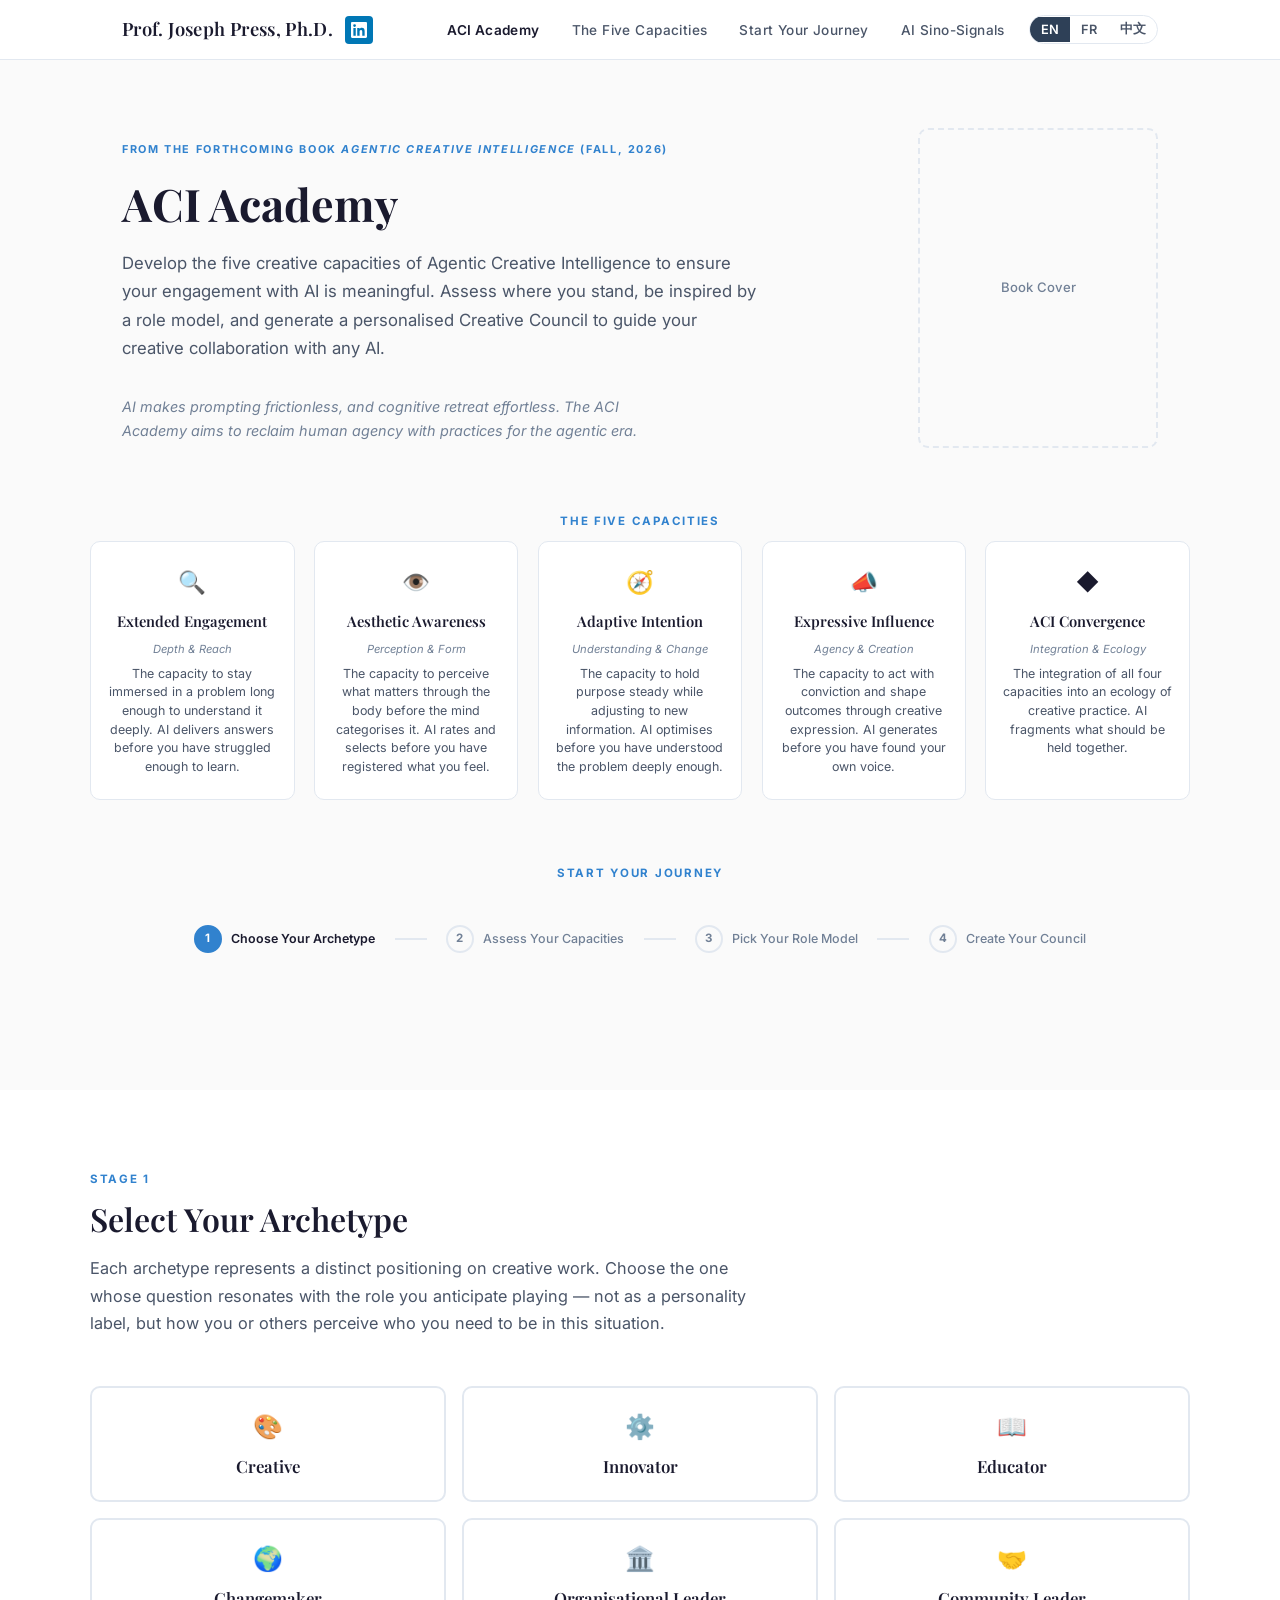
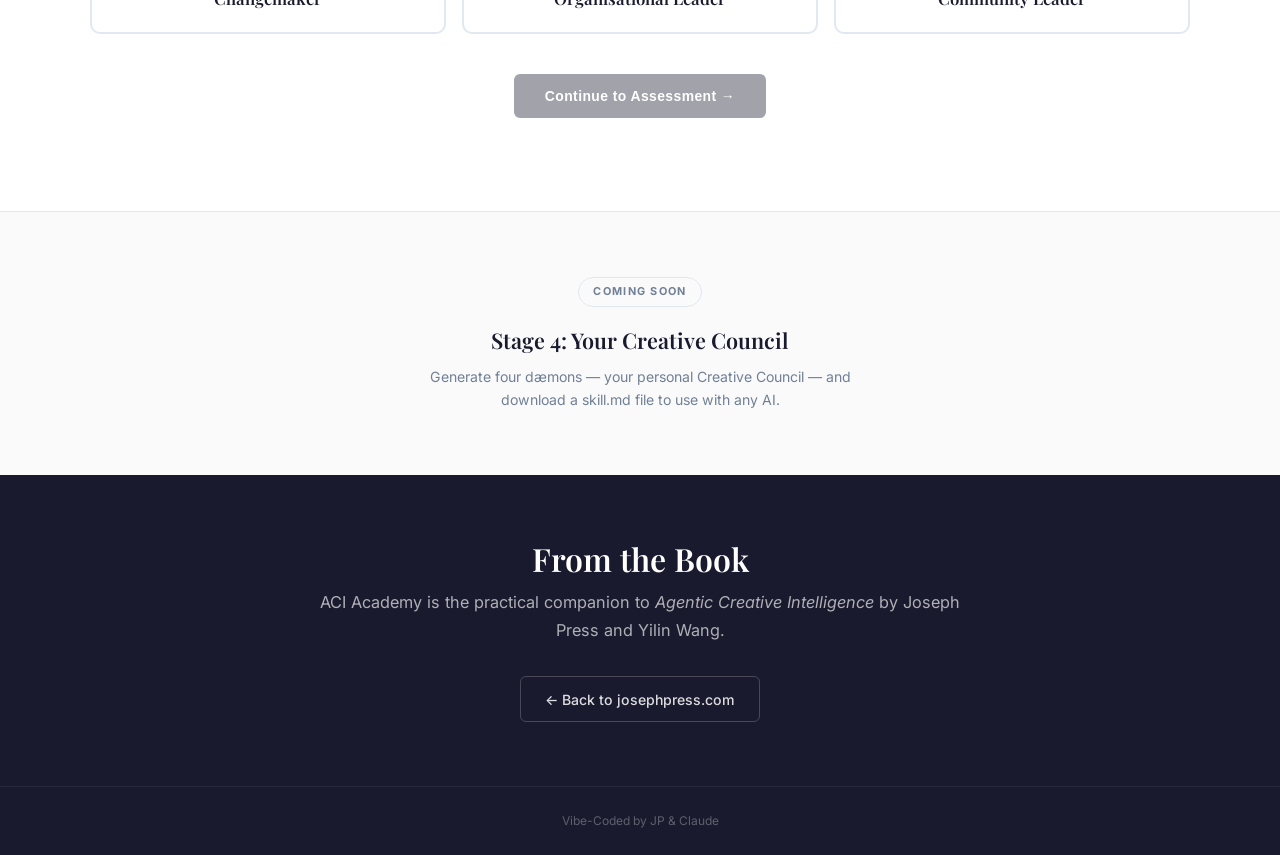
<file: aci-academy/index.html>
<!DOCTYPE html>
<html lang="en">
<head>
<meta charset="UTF-8">
<meta name="viewport" content="width=device-width, initial-scale=1.0">
<title>ACI Academy — Develop Your Agentic Creative Intelligence</title>
<meta name="description" content="ACI Academy helps practitioners develop five creative capacities through self-assessment, role model study, and personalised AI skill files.">

<!-- Open Graph -->
<meta property="og:title" content="ACI Academy — Agentic Creative Intelligence">
<meta property="og:description" content="Develop the five capacities AI cannot replicate. Self-assessment, role models, and a personalised Creative Council.">
<meta property="og:url" content="https://www.josephpress.com/aci-academy/">
<meta property="og:type" content="website">
<meta name="twitter:card" content="summary_large_image">

<!-- Favicon -->
<link rel="icon" href="data:image/svg+xml,<svg xmlns='http://www.w3.org/2000/svg' viewBox='0 0 100 100'><text y='.9em' font-size='90'>◆</text></svg>">

<link rel="preconnect" href="https://fonts.googleapis.com">
<link href="https://fonts.googleapis.com/css2?family=Inter:wght@300;400;500;600;700&family=Playfair+Display:wght@400;500;600;700&display=swap" rel="stylesheet">
<style>
  *, *::before, *::after { box-sizing: border-box; margin: 0; padding: 0; }

  :root {
    --navy: #1a1a2e;
    --slate: #2e4057;
    --medium: #4a5568;
    --light: #718096;
    --pale: #e2e8f0;
    --bg: #fafafa;
    --white: #ffffff;
    --accent: #3182ce;
    --warm: #f7f5f2;
  }

  html { scroll-behavior: smooth; font-size: 16px; }

  body {
    font-family: 'Inter', -apple-system, BlinkMacSystemFont, sans-serif;
    color: var(--navy); background: var(--bg);
    line-height: 1.65; -webkit-font-smoothing: antialiased;
  }

  /* NAV */
  nav {
    position: fixed; top: 0; left: 0; right: 0; z-index: 100;
    background: rgba(255,255,255,0.92); backdrop-filter: blur(12px);
    border-bottom: 1px solid var(--pale); transition: box-shadow 0.3s;
  }
  nav.scrolled { box-shadow: 0 1px 8px rgba(0,0,0,0.06); }
  .nav-inner {
    max-width: 1100px; margin: 0 auto; padding: 0.9rem 2rem;
    display: flex; align-items: center; justify-content: space-between;
  }
  .nav-left { display: flex; align-items: center; gap: 0.75rem; }
  .nav-name {
    font-family: 'Playfair Display', serif;
    font-weight: 600; font-size: 1.15rem; color: var(--navy);
    text-decoration: none; letter-spacing: 0.02em;
  }
  .nav-linkedin {
    display: inline-flex; align-items: center; justify-content: center;
    width: 28px; height: 28px; border-radius: 4px;
    background: #0077b5; color: #fff; text-decoration: none;
    transition: background 0.2s;
  }
  .nav-linkedin:hover { background: #005f8d; }
  .nav-linkedin svg { width: 16px; height: 16px; fill: currentColor; }
  .nav-right { display: flex; align-items: center; gap: 1.5rem; }
  .nav-links { display: flex; gap: 2rem; list-style: none; }
  .nav-links a {
    text-decoration: none; color: var(--medium);
    font-size: 0.85rem; font-weight: 500; letter-spacing: 0.03em; transition: color 0.2s;
  }
  .nav-links a:hover { color: var(--navy); }
  .nav-links a.active-page { color: var(--navy); font-weight: 600; }

  /* LANGUAGE TOGGLE */
  .lang-toggle {
    display: flex; align-items: center;
    border: 1px solid var(--pale); border-radius: 20px;
    overflow: hidden; font-size: 0.8rem; font-weight: 600;
    cursor: pointer; user-select: none;
  }
  .lang-btn {
    padding: 0.3rem 0.7rem;
    background: transparent; color: var(--medium);
    border: none; cursor: pointer; font-size: 0.8rem; font-weight: 600;
    transition: all 0.2s; font-family: inherit;
  }
  .lang-btn.active {
    background: var(--slate); color: var(--white);
  }
  .lang-btn:hover:not(.active) { background: #f1f5f9; }

  /* HERO */
  .hero {
    padding: 8rem 2rem 4rem;
    max-width: 1100px; margin: 0 auto;
    display: flex; align-items: center; gap: 3rem;
  }
  .hero-text { flex: 1; }
  .hero-badge {
    display: inline-block;
    font-size: 0.68rem; font-weight: 700; letter-spacing: 0.15em;
    text-transform: uppercase; color: var(--accent);
    margin-bottom: 1.2rem;
  }
  .hero h1 {
    font-family: 'Playfair Display', serif;
    font-size: 2.8rem; font-weight: 700; line-height: 1.15;
    color: var(--navy); margin-bottom: 1.2rem;
  }
  .hero .subtitle {
    font-size: 1.05rem; color: var(--medium); line-height: 1.7;
    max-width: 640px; margin-bottom: 2rem;
  }
  .hero .tagline {
    font-size: 0.9rem; color: var(--light); font-style: italic;
    max-width: 560px;
  }
  .hero-cover {
    flex: 0 0 240px; height: 320px;
    border: 2px dashed var(--pale); border-radius: 10px;
    display: flex; align-items: center; justify-content: center;
    color: var(--light); font-size: 0.82rem; font-weight: 500;
    background: var(--bg);
  }

  /* SECTIONS */
  section { padding: 5rem 2rem; }
  .container { max-width: 1100px; margin: 0 auto; }
  .section-label {
    font-size: 0.72rem; font-weight: 700; letter-spacing: 0.15em;
    text-transform: uppercase; color: var(--accent); margin-bottom: 0.6rem;
  }
  .section-title {
    font-family: 'Playfair Display', serif;
    font-size: 2rem; font-weight: 600; color: var(--navy);
    margin-bottom: 1rem; line-height: 1.25;
  }
  .section-intro {
    font-size: 1.02rem; color: var(--medium); max-width: 680px;
    margin-bottom: 3rem; line-height: 1.7;
  }

  /* FIVE CAPACITIES OVERVIEW */
  .capacities-grid {
    display: grid; grid-template-columns: repeat(5, 1fr); gap: 1.2rem;
    margin-bottom: 2rem;
  }
  .capacity-tile {
    border: 1px solid var(--pale); border-radius: 10px;
    padding: 1.4rem 1rem; text-align: center; background: var(--white);
    transition: border-color 0.2s, box-shadow 0.2s;
  }
  .capacity-tile:hover { border-color: #b0c4de; box-shadow: 0 4px 16px rgba(0,0,0,0.04); }
  .capacity-tile .tile-icon {
    font-size: 1.4rem; margin-bottom: 0.5rem;
  }
  .capacity-tile .tile-name {
    font-family: 'Playfair Display', serif;
    font-size: 0.92rem; font-weight: 600; color: var(--navy); margin-bottom: 0.4rem;
  }
  .capacity-tile .tile-aspects {
    font-size: 0.7rem; color: var(--light); font-style: italic; margin-bottom: 0.4rem;
  }
  .capacity-tile .tile-desc {
    font-size: 0.78rem; color: var(--medium); line-height: 1.5;
  }

  /* ARCHETYPE CARDS */
  .archetype-grid {
    display: grid; grid-template-columns: repeat(3, 1fr); gap: 1rem;
    margin-bottom: 2rem;
  }
  .archetype-card {
    border: 2px solid var(--pale); border-radius: 10px;
    padding: 1.2rem 1rem; cursor: pointer; text-align: center;
    transition: border-color 0.25s, box-shadow 0.25s, transform 0.2s;
    background: var(--white); position: relative;
  }
  .archetype-card:hover {
    border-color: var(--accent); box-shadow: 0 4px 16px rgba(49,130,206,0.1);
    transform: translateY(-2px);
  }
  .archetype-card.selected {
    border-color: var(--accent); box-shadow: 0 4px 16px rgba(49,130,206,0.15);
  }
  .archetype-card.selected::after {
    content: '✓'; position: absolute; top: 0.6rem; right: 0.6rem;
    width: 22px; height: 22px; border-radius: 50%;
    background: var(--accent); color: var(--white);
    display: flex; align-items: center; justify-content: center;
    font-size: 0.7rem; font-weight: 700;
  }
  .archetype-icon {
    font-size: 1.5rem; margin-bottom: 0.4rem;
  }
  .archetype-name {
    font-family: 'Playfair Display', serif;
    font-size: 1.05rem; font-weight: 600; color: var(--navy);
  }

  /* ROLE MODEL CARDS */
  .rolemodel-grid {
    display: grid; grid-template-columns: repeat(2, 1fr); gap: 1.2rem;
    margin-bottom: 2rem;
  }
  .rolemodel-card {
    border: 2px solid var(--pale); border-radius: 10px;
    padding: 1.4rem 1.4rem; cursor: pointer; text-align: left;
    transition: border-color 0.25s, box-shadow 0.25s, transform 0.2s;
    background: var(--white); position: relative;
  }
  .rolemodel-card:hover {
    border-color: var(--accent); box-shadow: 0 4px 16px rgba(49,130,206,0.1);
    transform: translateY(-2px);
  }
  .rolemodel-card.selected {
    border-color: var(--accent); box-shadow: 0 4px 16px rgba(49,130,206,0.15);
  }
  .rolemodel-card.selected::after {
    content: '✓'; position: absolute; top: 0.8rem; right: 0.8rem;
    width: 22px; height: 22px; border-radius: 50%;
    background: var(--accent); color: var(--white);
    display: flex; align-items: center; justify-content: center;
    font-size: 0.7rem; font-weight: 700;
  }
  .rolemodel-card.hidden { display: none; }
  .rolemodel-name {
    font-family: 'Playfair Display', serif;
    font-size: 1.05rem; font-weight: 600; color: var(--navy);
    margin-bottom: 0.15rem;
  }
  .rolemodel-domain {
    font-size: 0.72rem; font-weight: 600; color: var(--accent);
    text-transform: uppercase; letter-spacing: 0.06em;
    margin-bottom: 0.5rem;
  }
  .rolemodel-vignette {
    font-size: 0.82rem; color: var(--medium); line-height: 1.55;
  }
  .rolemodel-skills {
    display: flex; flex-wrap: wrap; gap: 0.4rem;
    margin-bottom: 0.6rem;
  }
  .iii-tag {
    font-size: 0.65rem; font-weight: 600; text-transform: uppercase;
    letter-spacing: 0.04em; padding: 0.2rem 0.55rem;
    border-radius: 3px; background: #edf2f7; color: var(--slate);
    line-height: 1.3;
  }
  .iii-tag[data-domain="thinking"] { background: #ebf4ff; color: #2b6cb0; }
  .iii-tag[data-domain="making"] { background: #f0fff4; color: #276749; }
  .iii-tag[data-domain="being"] { background: #faf5ff; color: #6b46c1; }
  .rolemodel-empty {
    grid-column: 1 / -1; text-align: center; padding: 2rem;
    font-size: 0.9rem; color: var(--light); font-style: italic;
  }

  /* PROCEED BUTTON */
  .proceed-area {
    text-align: center; margin-top: 2.5rem;
  }
  .btn {
    display: inline-block; padding: 0.75rem 1.8rem;
    font-size: 0.87rem; font-weight: 600; letter-spacing: 0.03em;
    border-radius: 6px; text-decoration: none; transition: all 0.2s;
    cursor: pointer; border: 2px solid transparent;
  }
  .btn-primary { background: var(--navy); color: var(--white); border-color: var(--navy); }
  .btn-primary:hover { background: var(--slate); border-color: var(--slate); }
  .btn-primary:disabled { opacity: 0.4; cursor: not-allowed; }
  .btn-outline { background: transparent; color: var(--slate); border-color: var(--pale); }
  .btn-outline:hover { border-color: var(--slate); }

  /* JOURNEY MAP */
  .journey-steps {
    display: flex; justify-content: center; gap: 0rem; flex-wrap: wrap;
    margin: 2rem 0 3rem;
  }
  .journey-step {
    display: flex; align-items: center; gap: 0.6rem;
    padding: 0.6rem 1.2rem;
  }
  .journey-step .step-num {
    width: 28px; height: 28px; border-radius: 50%;
    border: 2px solid var(--pale); color: var(--light);
    display: flex; align-items: center; justify-content: center;
    font-size: 0.72rem; font-weight: 700; flex-shrink: 0;
  }
  .journey-step.active .step-num {
    border-color: var(--accent); color: var(--white);
    background: var(--accent);
  }
  .journey-step.completed .step-num {
    border-color: var(--accent); color: var(--white);
    background: var(--accent);
  }
  .journey-step a {
    text-decoration: none; display: flex; align-items: center; gap: 0.6rem;
  }
  .journey-step .step-label {
    font-size: 0.78rem; font-weight: 500; color: var(--light);
  }
  .journey-step.active .step-label { color: var(--navy); font-weight: 600; }
  .journey-step.completed .step-label { color: var(--accent); }
  .journey-connector {
    width: 32px; height: 2px; background: var(--pale);
    align-self: center;
  }

  /* COMING SOON SECTIONS */
  .coming-soon-section {
    text-align: center; padding: 4rem 2rem;
    border-top: 1px solid var(--pale);
  }
  .coming-soon-badge {
    display: inline-block;
    font-size: 0.68rem; font-weight: 700; letter-spacing: 0.12em;
    text-transform: uppercase; color: var(--light);
    padding: 0.3rem 0.9rem; border: 1px solid var(--pale);
    border-radius: 16px; margin-bottom: 1rem;
  }
  .coming-soon-title {
    font-family: 'Playfair Display', serif;
    font-size: 1.35rem; font-weight: 600; color: var(--navy);
    margin-bottom: 0.5rem;
  }
  .coming-soon-desc {
    font-size: 0.88rem; color: var(--light); max-width: 480px; margin: 0 auto;
    line-height: 1.6;
  }

  /* CONTACT / CTA */
  .cta-section {
    background: var(--navy); color: var(--white); text-align: center;
    padding: 4rem 2rem;
  }
  .cta-section .section-title { color: var(--white); margin-bottom: 0.6rem; }
  .cta-section .section-intro {
    color: rgba(255,255,255,0.65); margin: 0 auto 2rem;
  }
  .cta-btn {
    display: inline-flex; align-items: center; gap: 0.5rem;
    color: rgba(255,255,255,0.85); text-decoration: none;
    font-size: 0.88rem; font-weight: 500;
    padding: 0.65rem 1.5rem; border: 1px solid rgba(255,255,255,0.2);
    border-radius: 6px; transition: all 0.2s;
  }
  .cta-btn:hover {
    color: var(--white); border-color: rgba(255,255,255,0.5);
    background: rgba(255,255,255,0.06);
  }

  footer {
    text-align: center; padding: 1.5rem;
    font-size: 0.75rem; color: rgba(255,255,255,0.3);
    background: var(--navy); border-top: 1px solid rgba(255,255,255,0.06);
  }

  /* RESPONSIVE */
  @media (max-width: 768px) {
    .hero { padding-top: 7rem; flex-direction: column; text-align: center; }
    .hero h1 { font-size: 2.1rem; }
    .hero-cover { flex: 0 0 auto; width: 180px; height: 240px; order: -1; }
    .archetype-grid { grid-template-columns: repeat(2, 1fr); }
    .capacities-grid { grid-template-columns: repeat(2, 1fr); }
    .rolemodel-grid { grid-template-columns: 1fr; }
    .nav-links { display: none; }
    .journey-steps { gap: 0; }
    .journey-connector { width: 16px; }
  }
  .hamburger { display: none; background: none; border: none; cursor: pointer; padding: 0.5rem; }
  .hamburger span { display: block; width: 22px; height: 2px; background: var(--navy); margin: 5px 0; transition: 0.3s; }
  @media (max-width: 768px) {
    .hamburger { display: block; }
    .nav-links.open {
      display: flex; flex-direction: column;
      position: absolute; top: 100%; left: 0; right: 0;
      background: var(--white); padding: 1.5rem 2rem;
      border-bottom: 1px solid var(--pale); gap: 1rem;
    }
  }

  /* TRILINGUAL — EN default, FR/ZH hidden */
  [data-lang="zh"], [data-lang="fr"] { display: none; }
  div[data-lang="zh"], p[data-lang="zh"], span[data-lang="zh"], h1[data-lang="zh"], h2[data-lang="zh"], h3[data-lang="zh"] { display: none; }
  div[data-lang="fr"], p[data-lang="fr"], span[data-lang="fr"], h1[data-lang="fr"], h2[data-lang="fr"], h3[data-lang="fr"] { display: none; }
  body.zh [data-lang="zh"] { display: initial; }
  body.zh [data-lang="en"] { display: none; }
  body.zh [data-lang="fr"] { display: none; }
  body.zh div[data-lang="zh"], body.zh p[data-lang="zh"], body.zh span[data-lang="zh"], body.zh h1[data-lang="zh"], body.zh h2[data-lang="zh"], body.zh h3[data-lang="zh"] { display: block; }
  body.zh div[data-lang="en"], body.zh p[data-lang="en"], body.zh span[data-lang="en"], body.zh h1[data-lang="en"], body.zh h2[data-lang="en"], body.zh h3[data-lang="en"] { display: none; }
  body.zh div[data-lang="fr"], body.zh p[data-lang="fr"], body.zh span[data-lang="fr"], body.zh h1[data-lang="fr"], body.zh h2[data-lang="fr"], body.zh h3[data-lang="fr"] { display: none; }
  body.fr [data-lang="fr"] { display: initial; }
  body.fr [data-lang="en"] { display: none; }
  body.fr [data-lang="zh"] { display: none; }
  body.fr div[data-lang="fr"], body.fr p[data-lang="fr"], body.fr span[data-lang="fr"], body.fr h1[data-lang="fr"], body.fr h2[data-lang="fr"], body.fr h3[data-lang="fr"] { display: block; }
  body.fr div[data-lang="en"], body.fr p[data-lang="en"], body.fr span[data-lang="en"], body.fr h1[data-lang="en"], body.fr h2[data-lang="en"], body.fr h3[data-lang="en"] { display: none; }
  body.fr div[data-lang="zh"], body.fr p[data-lang="zh"], body.fr span[data-lang="zh"], body.fr h1[data-lang="zh"], body.fr h2[data-lang="zh"], body.fr h3[data-lang="zh"] { display: none; }
  span[data-lang="zh"], span[data-lang="fr"] { display: none; }
  body.zh span[data-lang="zh"] { display: inline; }
  body.zh span[data-lang="en"] { display: none; }
  body.zh span[data-lang="fr"] { display: none; }
  body.fr span[data-lang="fr"] { display: inline; }
  body.fr span[data-lang="en"] { display: none; }
  body.fr span[data-lang="zh"] { display: none; }

  /* ASSESSMENT */
  .assessment-section { background: var(--white); display: none; text-align: left; }
  .assessment-section.revealed { display: block; }

  /* ROLE MODEL */
  #role-model { display: none; }
  #role-model.revealed { display: block; }
  .capacity-group { margin-bottom: 2.5rem; display: none; }
  .capacity-group.active { display: block; animation: fadeInCap 0.4s ease; }
  .capacity-group.completed-cap { display: none; }
  @keyframes fadeInCap { from { opacity: 0; transform: translateY(12px); } to { opacity: 1; transform: translateY(0); } }
  .capacity-step-indicator {
    text-align: left; font-size: 0.82rem; color: var(--light);
    margin-bottom: 1rem; font-weight: 500;
  }
  .capacity-step-indicator strong { color: var(--accent); }
  .capacity-group-header {
    display: flex; align-items: center; gap: 0.6rem;
    margin-bottom: 1.2rem; padding-bottom: 0.6rem;
    border-bottom: 1px solid var(--pale);
  }
  .capacity-group-icon { font-size: 1.2rem; }
  .capacity-group-name {
    font-family: 'Playfair Display', serif;
    font-size: 1.1rem; font-weight: 600; color: var(--navy);
  }
  .assessment-question {
    margin-bottom: 1.4rem; padding: 1.2rem 1.4rem;
    border: 1px solid var(--pale); border-radius: 8px;
    background: var(--bg); transition: border-color 0.2s;
  }
  .assessment-question:hover { border-color: #b0c4de; }
  .assessment-question.answered { border-color: var(--accent); background: #f7fafd; }
  .question-text {
    font-size: 0.9rem; color: var(--navy); line-height: 1.6;
    margin-bottom: 0.8rem; font-weight: 500;
  }
  .likert-scale {
    display: flex; gap: 0.5rem; flex-wrap: wrap;
  }
  .likert-option {
    flex: 1; min-width: 80px; padding: 0.5rem 0.4rem;
    border: 1px solid var(--pale); border-radius: 6px;
    background: var(--white); text-align: center; cursor: pointer;
    font-size: 0.76rem; font-weight: 500; color: var(--medium);
    transition: all 0.2s; font-family: inherit;
    line-height: 1.3;
  }
  .likert-option:hover { border-color: var(--accent); color: var(--navy); }
  .likert-option.selected {
    border-color: var(--accent); background: var(--accent);
    color: var(--white); font-weight: 600;
  }
  .assessment-progress {
    font-size: 0.82rem; color: var(--light); text-align: left;
    margin-bottom: 1.5rem;
  }
  .progress-bar-track {
    width: 100%; max-width: 400px; height: 4px;
    background: var(--pale); border-radius: 2px;
    margin: 0.5rem 0 0; overflow: hidden;
  }
  .progress-bar-fill {
    height: 100%; background: var(--accent);
    border-radius: 2px; transition: width 0.3s ease;
    width: 0%;
  }
  .calculate-area { text-align: center; margin-top: 2rem; }

  /* RESULTS */
  .results-panel {
    display: none; margin-top: 3rem;
    border: 1px solid var(--pale); border-radius: 12px;
    padding: 2.5rem 2rem; background: var(--bg);
  }
  .results-panel.visible { display: block; }
  .results-title {
    font-family: 'Playfair Display', serif;
    font-size: 1.4rem; font-weight: 600; color: var(--navy);
    text-align: center; margin-bottom: 0.4rem;
  }
  .results-subtitle {
    font-size: 0.88rem; color: var(--light); text-align: center;
    margin-bottom: 2rem;
  }
  .radar-container {
    display: flex; justify-content: center; margin-bottom: 2rem;
  }
  .radar-container svg { max-width: 100%; height: auto; }
  .score-grid {
    display: grid; grid-template-columns: repeat(5, 1fr); gap: 0.8rem;
    margin-bottom: 2rem;
  }
  .score-card {
    text-align: center; padding: 1rem 0.5rem;
    border: 1px solid var(--pale); border-radius: 8px;
    background: var(--white);
  }
  .score-card .score-icon { font-size: 1.1rem; margin-bottom: 0.3rem; }
  .score-card .score-value {
    font-family: 'Playfair Display', serif;
    font-size: 1.5rem; font-weight: 700; color: var(--accent);
    margin-bottom: 0.2rem;
  }
  .score-card .score-label {
    font-size: 0.7rem; font-weight: 600; color: var(--medium);
    text-transform: uppercase; letter-spacing: 0.04em;
  }
  .results-narrative {
    font-size: 0.92rem; color: var(--medium); line-height: 1.7;
    max-width: 680px; margin: 0 auto 2rem; text-align: center;
  }
  @media (max-width: 768px) {
    .score-grid { grid-template-columns: repeat(2, 1fr); }
    .likert-scale { gap: 0.3rem; }
    .likert-option { min-width: 60px; font-size: 0.7rem; padding: 0.45rem 0.3rem; }
  }
</style>
</head>
<body>

<!-- NAV -->
<nav id="nav">
  <div class="nav-inner">
    <div class="nav-left">
      <a href="../" class="nav-name">Prof. Joseph Press, Ph.D.</a>
      <a href="https://www.linkedin.com/in/josephpress/" class="nav-linkedin" target="_blank" rel="noopener" aria-label="LinkedIn">
        <svg viewBox="0 0 24 24"><path d="M20.447 20.452h-3.554v-5.569c0-1.328-.027-3.037-1.852-3.037-1.853 0-2.136 1.445-2.136 2.939v5.667H9.351V9h3.414v1.561h.046c.477-.9 1.637-1.85 3.37-1.85 3.601 0 4.267 2.37 4.267 5.455v6.286zM5.337 7.433a2.062 2.062 0 01-2.063-2.065 2.064 2.064 0 112.063 2.065zm1.782 13.019H3.555V9h3.564v11.452zM22.225 0H1.771C.792 0 0 .774 0 1.729v20.542C0 23.227.792 24 1.771 24h20.451C23.2 24 24 23.227 24 22.271V1.729C24 .774 23.2 0 22.222 0h.003z"/></svg>
      </a>
    </div>
    <div class="nav-right">
      <ul class="nav-links" id="navLinks">
        <li><a href="./" class="active-page"><span data-lang="en">ACI Academy</span><span data-lang="fr">Acad&eacute;mie ACI</span><span data-lang="zh">ACI 学院</span></a></li>
        <li><a href="#capacities"><span data-lang="en">The Five Capacities</span><span data-lang="fr">Les cinq capacit&eacute;s</span><span data-lang="zh">五种能力</span></a></li>
        <li><a href="#journey"><span data-lang="en">Start Your Journey</span><span data-lang="fr">Commencez votre parcours</span><span data-lang="zh">开始旅程</span></a></li>
        <li><a href="/sino-signals/"><span data-lang="en">AI Sino-Signals</span><span data-lang="fr">AI Sino-Signals</span><span data-lang="zh">AI 中国信号</span></a></li>
      </ul>
      <div class="lang-toggle" id="langToggle">
        <button class="lang-btn active" data-lang-btn="en" onclick="setLang('en')">EN</button>
        <button class="lang-btn" data-lang-btn="fr" onclick="setLang('fr')">FR</button>
        <button class="lang-btn" data-lang-btn="zh" onclick="setLang('zh')">中文</button>
      </div>
      <button class="hamburger" onclick="document.getElementById('navLinks').classList.toggle('open')" aria-label="Menu">
        <span></span><span></span><span></span>
      </button>
    </div>
  </div>
</nav>

<!-- HERO -->
<header class="hero">
  <div class="hero-text">
    <div class="hero-badge">
      <span data-lang="en">From the forthcoming book <em>Agentic Creative Intelligence</em> (Fall, 2026)</span>
      <span data-lang="fr">Issu du livre &agrave; para&icirc;tre <em>Agentic Creative Intelligence</em> (automne 2026)</span>
      <span data-lang="zh">源自即将出版的著作《能动创造智能》（2026年秋）</span>
    </div>
    <h1 data-lang="en">ACI Academy</h1>
    <h1 data-lang="fr">Acad&eacute;mie ACI</h1>
    <h1 data-lang="zh">ACI 学院</h1>
    <p class="subtitle" data-lang="en">Develop the five creative capacities of Agentic Creative Intelligence to ensure your engagement with AI is meaningful. Assess where you stand, be inspired by a role model, and generate a personalised Creative Council to guide your creative collaboration with any AI.</p>
    <p class="subtitle" data-lang="fr">D&eacute;veloppez les cinq capacit&eacute;s cr&eacute;atives de l'Intelligence Cr&eacute;ative Agentique pour garantir que votre engagement avec l'IA soit significatif. &Eacute;valuez votre niveau, inspirez-vous d'un mod&egrave;le, et g&eacute;n&eacute;rez un Conseil Cr&eacute;atif personnalis&eacute; pour guider votre collaboration cr&eacute;ative avec toute IA.</p>
    <p class="subtitle" data-lang="zh">培养能动创造智能的五种创造力，确保您与AI的互动富有意义。评估现状，从榜样中获得启发，生成个人创意理事会来指导您与任何AI的创造性协作。</p>
    <p class="tagline" data-lang="en">AI makes prompting frictionless, and cognitive retreat effortless. The ACI Academy aims to reclaim human agency with practices for the agentic era.</p>
    <p class="tagline" data-lang="fr">L'IA rend le prompting sans friction et le retrait cognitif sans effort. L'Acad&eacute;mie ACI vise &agrave; reconqu&eacute;rir l'agentivit&eacute; humaine avec des pratiques pour l'&egrave;re agentique.</p>
    <p class="tagline" data-lang="zh">AI 让提示变得无摩擦，让认知退缩变得毫不费力。ACI 学院旨在通过智能体时代的实践重塑人类能动性。</p>
  </div>
  <div class="hero-cover">
    <span data-lang="en">Book Cover</span>
    <span data-lang="fr">Couverture</span>
    <span data-lang="zh">封面</span>
  </div>
</header>

<!-- THE FIVE CAPACITIES -->
<section id="capacities" style="padding-top: 0; padding-bottom: 2rem;">
  <div class="container" style="text-align: center;">
    <div class="section-label">
      <span data-lang="en">The Five Capacities</span>
      <span data-lang="fr">Les cinq capacit&eacute;s</span>
      <span data-lang="zh">五种能力</span>
    </div>
    <div class="capacities-grid" data-lang="en">
      <div class="capacity-tile">
        <div class="tile-icon">🔍</div>
        <div class="tile-name">Extended Engagement</div>
        <div class="tile-aspects">Depth &amp; Reach</div>
        <div class="tile-desc">The capacity to stay immersed in a problem long enough to understand it deeply. AI delivers answers before you have struggled enough to learn.</div>
      </div>
      <div class="capacity-tile">
        <div class="tile-icon">👁️</div>
        <div class="tile-name">Aesthetic Awareness</div>
        <div class="tile-aspects">Perception &amp; Form</div>
        <div class="tile-desc">The capacity to perceive what matters through the body before the mind categorises it. AI rates and selects before you have registered what you feel.</div>
      </div>
      <div class="capacity-tile">
        <div class="tile-icon">🧭</div>
        <div class="tile-name">Adaptive Intention</div>
        <div class="tile-aspects">Understanding &amp; Change</div>
        <div class="tile-desc">The capacity to hold purpose steady while adjusting to new information. AI optimises before you have understood the problem deeply enough.</div>
      </div>
      <div class="capacity-tile">
        <div class="tile-icon">📣</div>
        <div class="tile-name">Expressive Influence</div>
        <div class="tile-aspects">Agency &amp; Creation</div>
        <div class="tile-desc">The capacity to act with conviction and shape outcomes through creative expression. AI generates before you have found your own voice.</div>
      </div>
      <div class="capacity-tile">
        <div class="tile-icon">◆</div>
        <div class="tile-name">ACI Convergence</div>
        <div class="tile-aspects">Integration &amp; Ecology</div>
        <div class="tile-desc">The integration of all four capacities into an ecology of creative practice. AI fragments what should be held together.</div>
      </div>
    </div>
    <div class="capacities-grid" data-lang="fr">
      <div class="capacity-tile">
        <div class="tile-icon">🔍</div>
        <div class="tile-name">Engagement &Eacute;tendu</div>
        <div class="tile-aspects">Profondeur &amp; Port&eacute;e</div>
        <div class="tile-desc">La capacit&eacute; de rester immerg&eacute; dans un probl&egrave;me assez longtemps pour le comprendre en profondeur. L'IA fournit des r&eacute;ponses avant que vous n'ayez suffisamment lutt&eacute; pour apprendre.</div>
      </div>
      <div class="capacity-tile">
        <div class="tile-icon">👁️</div>
        <div class="tile-name">Conscience Esth&eacute;tique</div>
        <div class="tile-aspects">Perception &amp; Forme</div>
        <div class="tile-desc">La capacit&eacute; de percevoir ce qui compte &agrave; travers le corps avant que l'esprit ne cat&eacute;gorise. L'IA s&eacute;lectionne avant que vous n'ayez ressenti.</div>
      </div>
      <div class="capacity-tile">
        <div class="tile-icon">🧭</div>
        <div class="tile-name">Intention Adaptative</div>
        <div class="tile-aspects">Compr&eacute;hension &amp; Changement</div>
        <div class="tile-desc">La capacit&eacute; de maintenir un objectif stable tout en s'adaptant aux nouvelles informations. L'IA optimise avant que vous n'ayez compris le probl&egrave;me.</div>
      </div>
      <div class="capacity-tile">
        <div class="tile-icon">📣</div>
        <div class="tile-name">Influence Expressive</div>
        <div class="tile-aspects">Action &amp; Cr&eacute;ation</div>
        <div class="tile-desc">La capacit&eacute; d'agir avec conviction et de fa&ccedil;onner les r&eacute;sultats par l'expression cr&eacute;ative. L'IA g&eacute;n&egrave;re avant que vous n'ayez trouv&eacute; votre voix.</div>
      </div>
      <div class="capacity-tile">
        <div class="tile-icon">◆</div>
        <div class="tile-name">Convergence ACI</div>
        <div class="tile-aspects">Int&eacute;gration &amp; &Eacute;cologie</div>
        <div class="tile-desc">L'int&eacute;gration des quatre capacit&eacute;s en une &eacute;cologie de pratique cr&eacute;ative. L'IA fragmente ce qui devrait rester uni.</div>
      </div>
    </div>
    <div class="capacities-grid" data-lang="zh">
      <div class="capacity-tile">
        <div class="tile-icon">🔍</div>
        <div class="tile-name">延展参与</div>
        <div class="tile-aspects">深度与广度</div>
        <div class="tile-desc">在问题中保持足够深入沉浸的能力。AI在你充分探索之前就给出了答案。</div>
      </div>
      <div class="capacity-tile">
        <div class="tile-icon">👁️</div>
        <div class="tile-name">审美意识</div>
        <div class="tile-aspects">感知与形式</div>
        <div class="tile-desc">在思维分类之前通过身体感知重要事物的能力。AI在你感受之前就已经筛选和评判。</div>
      </div>
      <div class="capacity-tile">
        <div class="tile-icon">🧭</div>
        <div class="tile-name">适应性意图</div>
        <div class="tile-aspects">理解与变化</div>
        <div class="tile-desc">在适应新信息的同时保持目标稳定的能力。AI在你深入理解问题之前就已优化。</div>
      </div>
      <div class="capacity-tile">
        <div class="tile-icon">📣</div>
        <div class="tile-name">表达影响力</div>
        <div class="tile-aspects">能动性与创造</div>
        <div class="tile-desc">以信念行动并通过创造性表达塑造结果的能力。AI在你找到自己声音之前就已生成。</div>
      </div>
      <div class="capacity-tile">
        <div class="tile-icon">◆</div>
        <div class="tile-name">ACI 融合</div>
        <div class="tile-aspects">整合与生态</div>
        <div class="tile-desc">将四种能力整合为创造性实践生态的能力。AI将本应统一的东西碎片化。</div>
      </div>
    </div>
  </div>
</section>

<!-- START YOUR JOURNEY -->
<section id="journey" style="padding-top: 0;">
  <div class="container" style="text-align: center;">
    <div class="section-label">
      <span data-lang="en">Start Your Journey</span>
      <span data-lang="fr">Commencez votre parcours</span>
      <span data-lang="zh">开始旅程</span>
    </div>
    <div class="journey-steps">
      <div class="journey-step active">
        <a href="#archetype">
          <div class="step-num">1</div>
          <div class="step-label"><span data-lang="en">Choose Your Archetype</span><span data-lang="fr">Choisissez votre arch&eacute;type</span><span data-lang="zh">选择原型</span></div>
        </a>
      </div>
      <div class="journey-connector"></div>
      <div class="journey-step">
        <a href="#assessment">
          <div class="step-num">2</div>
          <div class="step-label"><span data-lang="en">Assess Your Capacities</span><span data-lang="fr">&Eacute;valuez vos capacit&eacute;s</span><span data-lang="zh">评估能力</span></div>
        </a>
      </div>
      <div class="journey-connector"></div>
      <div class="journey-step">
        <a href="#role-model">
          <div class="step-num">3</div>
          <div class="step-label"><span data-lang="en">Pick Your Role Model</span><span data-lang="fr">Choisissez votre mod&egrave;le</span><span data-lang="zh">选择榜样</span></div>
        </a>
      </div>
      <div class="journey-connector"></div>
      <div class="journey-step">
        <a href="#council">
          <div class="step-num">4</div>
          <div class="step-label"><span data-lang="en">Create Your Council</span><span data-lang="fr">Cr&eacute;ez votre Conseil</span><span data-lang="zh">创建理事会</span></div>
        </a>
      </div>
    </div>
  </div>
</section>

<!-- STAGE 1: SELECT YOUR ARCHETYPE -->
<section id="archetype" style="background: var(--white);">
  <div class="container">
    <div class="section-label">
      <span data-lang="en">Stage 1</span>
      <span data-lang="fr">&Eacute;tape 1</span>
      <span data-lang="zh">第一阶段</span>
    </div>
    <h2 class="section-title">
      <span data-lang="en">Select Your Archetype</span>
      <span data-lang="fr">Choisissez votre arch&eacute;type</span>
      <span data-lang="zh">选择您的原型</span>
    </h2>
    <p class="section-intro">
      <span data-lang="en">Each archetype represents a distinct positioning on creative work. Choose the one whose question resonates with the role you anticipate playing — not as a personality label, but how you or others perceive who you need to be in this situation.</span>
      <span data-lang="fr">Chaque arch&eacute;type repr&eacute;sente un positionnement distinct sur le travail cr&eacute;atif. Choisissez celui dont la question correspond au r&ocirc;le que vous anticipez — non pas comme une &eacute;tiquette de personnalit&eacute;, mais comme la fa&ccedil;on dont vous ou les autres percevez qui vous devez &ecirc;tre dans cette situation.</span>
      <span data-lang="zh">每个原型代表对创造性工作的独特定位。选择与您预期扮演的角色最相符的问题——不是作为性格标签，而是您或他人认为您在这种情境中需要成为的角色。</span>
    </p>

    <!-- 6 ARCHETYPES (3x2 grid) -->
    <div class="archetype-grid" data-lang="en">
      <div class="archetype-card" onclick="selectArchetype(this, 'creative')">
        <div class="archetype-icon">🎨</div>
        <div class="archetype-name">Creative</div>
      </div>
      <div class="archetype-card" onclick="selectArchetype(this, 'innovator')">
        <div class="archetype-icon">⚙️</div>
        <div class="archetype-name">Innovator</div>
      </div>
      <div class="archetype-card" onclick="selectArchetype(this, 'educator')">
        <div class="archetype-icon">📖</div>
        <div class="archetype-name">Educator</div>
      </div>
      <div class="archetype-card" onclick="selectArchetype(this, 'changemaker')">
        <div class="archetype-icon">🌍</div>
        <div class="archetype-name">Changemaker</div>
      </div>
      <div class="archetype-card" onclick="selectArchetype(this, 'leader-org')">
        <div class="archetype-icon">🏛️</div>
        <div class="archetype-name">Organisational Leader</div>
      </div>
      <div class="archetype-card" onclick="selectArchetype(this, 'leader-community')">
        <div class="archetype-icon">🤝</div>
        <div class="archetype-name">Community Leader</div>
      </div>
    </div>

    <div class="archetype-grid" data-lang="fr">
      <div class="archetype-card" onclick="selectArchetype(this, 'creative')">
        <div class="archetype-icon">🎨</div>
        <div class="archetype-name">Cr&eacute;atif</div>
      </div>
      <div class="archetype-card" onclick="selectArchetype(this, 'innovator')">
        <div class="archetype-icon">⚙️</div>
        <div class="archetype-name">Innovateur</div>
      </div>
      <div class="archetype-card" onclick="selectArchetype(this, 'educator')">
        <div class="archetype-icon">📖</div>
        <div class="archetype-name">&Eacute;ducateur</div>
      </div>
      <div class="archetype-card" onclick="selectArchetype(this, 'changemaker')">
        <div class="archetype-icon">🌍</div>
        <div class="archetype-name">Acteur du changement</div>
      </div>
      <div class="archetype-card" onclick="selectArchetype(this, 'leader-org')">
        <div class="archetype-icon">🏛️</div>
        <div class="archetype-name">Leader Organisationnel</div>
      </div>
      <div class="archetype-card" onclick="selectArchetype(this, 'leader-community')">
        <div class="archetype-icon">🤝</div>
        <div class="archetype-name">Leader Communautaire</div>
      </div>
    </div>

    <div class="archetype-grid" data-lang="zh">
      <div class="archetype-card" onclick="selectArchetype(this, 'creative')">
        <div class="archetype-icon">🎨</div>
        <div class="archetype-name">创作者</div>
      </div>
      <div class="archetype-card" onclick="selectArchetype(this, 'innovator')">
        <div class="archetype-icon">⚙️</div>
        <div class="archetype-name">创新者</div>
      </div>
      <div class="archetype-card" onclick="selectArchetype(this, 'educator')">
        <div class="archetype-icon">📖</div>
        <div class="archetype-name">教育者</div>
      </div>
      <div class="archetype-card" onclick="selectArchetype(this, 'changemaker')">
        <div class="archetype-icon">🌍</div>
        <div class="archetype-name">变革者</div>
      </div>
      <div class="archetype-card" onclick="selectArchetype(this, 'leader-org')">
        <div class="archetype-icon">🏛️</div>
        <div class="archetype-name">组织领导者</div>
      </div>
      <div class="archetype-card" onclick="selectArchetype(this, 'leader-community')">
        <div class="archetype-icon">🤝</div>
        <div class="archetype-name">社区领导者</div>
      </div>
    </div>

    <!-- PROCEED -->
    <div class="proceed-area" id="proceedArea">
      <button class="btn btn-primary" id="proceedBtn" disabled onclick="proceedToStage2()">
        <span data-lang="en">Continue to Assessment →</span>
        <span data-lang="fr">Continuer vers l'&eacute;valuation →</span>
        <span data-lang="zh">继续评估 →</span>
      </button>
      <p id="selectionLabel" style="font-size: 0.82rem; color: var(--light); margin-top: 0.8rem;"></p>
    </div>
  </div>
</section>

<!-- STAGE 2: ACI ASSESSMENT -->
<section id="assessment" class="assessment-section">
  <div class="container">
    <div class="section-label">
      <span data-lang="en">Stage 2</span>
      <span data-lang="fr">&Eacute;tape 2</span>
      <span data-lang="zh">第二阶段</span>
    </div>
    <h2 class="section-title">
      <span data-lang="en">Assess Your Capacities</span>
      <span data-lang="fr">&Eacute;valuez vos capacit&eacute;s</span>
      <span data-lang="zh">评估您的能力</span>
    </h2>
    <p class="section-intro">
      <span data-lang="en">Rate each statement honestly. There are no right answers — only an honest map of where you stand today. Your results will combine with your archetype and role model to shape your Creative Council.</span>
      <span data-lang="fr">&Eacute;valuez chaque &eacute;nonc&eacute; honn&ecirc;tement. Il n'y a pas de bonnes r&eacute;ponses — seulement une carte honn&ecirc;te de votre situation actuelle. Vos r&eacute;sultats se combineront avec votre arch&eacute;type et mod&egrave;le pour fa&ccedil;onner votre Conseil Cr&eacute;atif.</span>
      <span data-lang="zh">请诚实评价每个陈述。没有正确答案——只有对您当前状态的真实描绘。您的结果将与原型和榜样结合，塑造您的创意理事会。</span>
    </p>

    <div class="assessment-progress" id="assessmentProgress">
      <span data-lang="en"><span id="answeredCount">0</span> of 20 answered</span>
      <span data-lang="fr"><span id="answeredCountFr">0</span> sur 20 r&eacute;pondu</span>
      <span data-lang="zh">已回答 <span id="answeredCountZh">0</span> / 20</span>
      <div class="progress-bar-track"><div class="progress-bar-fill" id="progressFill"></div></div>
    </div>

    <div class="capacity-step-indicator" id="capStepIndicator">
      <span data-lang="en">Capacity <strong id="capStepEn">1</strong> of 5</span>
      <span data-lang="fr">Capacit&eacute; <strong id="capStepFr">1</strong> sur 5</span>
      <span data-lang="zh">能力 <strong id="capStepZh">1</strong> / 5</span>
    </div>
    <div id="questionContainer"></div>

    <!-- CALCULATE -->
    <div class="calculate-area">
      <button class="btn btn-primary" id="calculateBtn" disabled onclick="calculateResults()">
        <span data-lang="en">Calculate My Results</span>
        <span data-lang="fr">Calculer mes r&eacute;sultats</span>
        <span data-lang="zh">计算我的结果</span>
      </button>
    </div>

    <!-- RESULTS -->
    <div class="results-panel" id="resultsPanel">
      <h3 class="results-title">
        <span data-lang="en">Your Capacity Profile</span>
        <span data-lang="fr">Votre profil de capacit&eacute;s</span>
        <span data-lang="zh">您的能力档案</span>
      </h3>
      <p class="results-subtitle" id="resultsSubtitle"></p>

      <div class="radar-container">
        <svg id="radarChart" viewBox="0 0 400 400" width="380" height="380"></svg>
      </div>

      <div class="score-grid" id="scoreGrid"></div>

      <div class="results-narrative" id="resultsNarrative"></div>

      <div class="proceed-area">
        <button class="btn btn-primary" onclick="document.getElementById('role-model').classList.add('revealed'); document.getElementById('role-model').scrollIntoView({behavior:'smooth'})">
          <span data-lang="en">Continue to Role Model Selection →</span>
          <span data-lang="fr">Continuer vers le choix du mod&egrave;le →</span>
          <span data-lang="zh">继续选择榜样 →</span>
        </button>
      </div>
    </div>

  </div>
</section>

<!-- STAGE 3: PICK YOUR ROLE MODEL -->
<section id="role-model" style="background: var(--bg);">
  <div class="container">
    <div class="section-label">
      <span data-lang="en">Stage 3</span>
      <span data-lang="fr">&Eacute;tape 3</span>
      <span data-lang="zh">第三阶段</span>
    </div>
    <h2 class="section-title">
      <span data-lang="en">Pick Your Role Model</span>
      <span data-lang="fr">Choisissez votre mod&egrave;le</span>
      <span data-lang="zh">选择您的榜样</span>
    </h2>
    <p class="section-intro">
      <span data-lang="en">Each practitioner below is drawn from Part II of <em>Agentic Creative Intelligence</em>. Their Innovation Intelligence skills — colour-coded by domain — show how studying their practice develops your own creative capacities.</span>
      <span data-lang="fr">Chaque praticien ci-dessous est issu de la partie II d'<em>Agentic Creative Intelligence</em>. Leurs comp&eacute;tences d'Intelligence de l'Innovation montrent comment &eacute;tudier leur pratique d&eacute;veloppe vos propres capacit&eacute;s.</span>
      <span data-lang="zh">以下每位实践者均出自《能动创造智能》第二部分。他们的创新智能技能——按领域用颜色标注——展示了研究其实践如何发展您自身的创造力。</span>
    </p>
    <p style="font-size: 0.72rem; color: var(--light); margin-bottom: 1.8rem;">
      <span data-lang="en">
        <span class="iii-tag" data-domain="thinking" style="font-size: 0.6rem;">Innovation Thinking</span>
        <span class="iii-tag" data-domain="making" style="font-size: 0.6rem;">Design Making</span>
        <span class="iii-tag" data-domain="being" style="font-size: 0.6rem;">Leadership Being</span>
      </span>
    </p>

    <p id="roleModelPrompt" style="font-size: 0.88rem; color: var(--light); font-style: italic; margin-bottom: 1.5rem; display: none;">
      <span data-lang="en">Showing role models for: <strong id="roleModelArchLabel"></strong></span>
      <span data-lang="fr">Mod&egrave;les pour : <strong id="roleModelArchLabelFr"></strong></span>
      <span data-lang="zh">显示原型的榜样：<strong id="roleModelArchLabelZh"></strong></span>
    </p>

    <div id="roleModelGrid" class="rolemodel-grid">

      <!-- CREATIVE ARCHETYPE ROLE MODELS -->

      <div class="rolemodel-card" data-archetypes="creative innovator" onclick="selectRoleModel(this, 'anadol')">
        <div class="rolemodel-name">Refik Anadol</div>
        <div class="rolemodel-domain">Digital Art &middot; Data Visualisation</div>
        <div class="rolemodel-skills">
          <span class="iii-tag" data-domain="making">Represent Intentions</span>
          <span class="iii-tag" data-domain="making">Tinker with Tech</span>
        </div>
        <div class="rolemodel-vignette">Anadol curates AI outputs into immersive spatial experiences — feeding 200 years of art history into fluid visualisations at MoMA. Studying his practice develops your capacity to represent creative intentions through technology while keeping human aesthetic judgment in command.</div>
      </div>

      <div class="rolemodel-card" data-archetypes="creative innovator" onclick="selectRoleModel(this, 'herndon')">
        <div class="rolemodel-name">Holly Herndon</div>
        <div class="rolemodel-domain">Music &middot; AI Collaboration</div>
        <div class="rolemodel-skills">
          <span class="iii-tag" data-domain="making">Represent Intentions</span>
          <span class="iii-tag" data-domain="making">Cultivate Opportunities</span>
        </div>
        <div class="rolemodel-vignette">Herndon trained Holly+ on her own vocal tradition — liturgical singing, choral practice — creating a decentralised voice instrument governed by a community of stewards. Her work models how to cultivate new creative opportunities while maintaining vocal sovereignty.</div>
      </div>

      <div class="rolemodel-card" data-archetypes="creative" onclick="selectRoleModel(this, 'chung')">
        <div class="rolemodel-name">Sougwen Chung</div>
        <div class="rolemodel-domain">Performance Art &middot; Robotics</div>
        <div class="rolemodel-skills">
          <span class="iii-tag" data-domain="making">Represent Intentions</span>
          <span class="iii-tag" data-domain="making">Tinker with Tech</span>
        </div>
        <div class="rolemodel-vignette">Chung has performed with D.O.U.G. — a robotic arm that mirrors and counters their drawing movements — since 2015, treating machine departures as native vocabulary of a different sensory architecture. Their practice strengthens your ability to represent intentions through embodied human-machine dialogue.</div>
      </div>

      <div class="rolemodel-card" data-archetypes="creative" onclick="selectRoleModel(this, 'mcgregor')">
        <div class="rolemodel-name">Wayne McGregor</div>
        <div class="rolemodel-domain">Choreography &middot; AI</div>
        <div class="rolemodel-skills">
          <span class="iii-tag" data-domain="making">Represent Intentions</span>
          <span class="iii-tag" data-domain="thinking">Cognitive Awareness</span>
        </div>
        <div class="rolemodel-vignette">McGregor uses AI to generate movement possibilities from video archives of his company's repertoire — then selects, rejects, and recombines through embodied judgment. His practice develops cognitive awareness of how decisions shape choreographic meaning.</div>
      </div>

      <div class="rolemodel-card" data-archetypes="creative innovator" onclick="selectRoleModel(this, 'goldstein')">
        <div class="rolemodel-name">Ganit Goldstein</div>
        <div class="rolemodel-domain">Textile &middot; Wearable Technology</div>
        <div class="rolemodel-skills">
          <span class="iii-tag" data-domain="making">Tinker with Tech</span>
          <span class="iii-tag" data-domain="making">Represent Intentions</span>
        </div>
        <div class="rolemodel-vignette">Goldstein's collaboration with MIT on spacesuit textiles produces a single continuous weave with millimetre-by-millimetre variable properties — holding computational precision in tension with awareness of bodies that sweat and flex. Her work teaches how technology extends rather than replaces embodied design.</div>
      </div>

      <div class="rolemodel-card" data-archetypes="creative" onclick="selectRoleModel(this, 'delcampo')">
        <div class="rolemodel-name">Matias del Campo</div>
        <div class="rolemodel-domain">Architecture &middot; Neural Aesthetics</div>
        <div class="rolemodel-skills">
          <span class="iii-tag" data-domain="thinking">Future Focus</span>
          <span class="iii-tag" data-domain="making">Represent Intentions</span>
        </div>
        <div class="rolemodel-vignette">Del Campo uses neural networks to remix architectural ornament into post-human forms that estrange the familiar. His practice at SPAN Studio develops your future focus — the ability to envision and represent directions that spark entirely new innovation trajectories.</div>
      </div>

      <div class="rolemodel-card" data-archetypes="creative" onclick="selectRoleModel(this, 'stiles')">
        <div class="rolemodel-name">Sasha Stiles</div>
        <div class="rolemodel-domain">Poetry &middot; AI</div>
        <div class="rolemodel-skills">
          <span class="iii-tag" data-domain="making">Represent Intentions</span>
          <span class="iii-tag" data-domain="thinking">Cognitive Awareness</span>
        </div>
        <div class="rolemodel-vignette">Stiles trained AI on her own poetry corpus and discovered the collaboration produces a "third voice" — one requiring the poet's body to carry meaning. Her practice develops cognitive awareness of how human and machine language interact, and the ability to represent poetic intention through hybrid authorship.</div>
      </div>

      <div class="rolemodel-card" data-archetypes="creative educator" onclick="selectRoleModel(this, 'min')">
        <div class="rolemodel-name">Jiajian Min</div>
        <div class="rolemodel-domain">Performance &middot; Multimedia &middot; AI/XR</div>
        <div class="rolemodel-skills">
          <span class="iii-tag" data-domain="making">Represent Intentions</span>
          <span class="iii-tag" data-domain="making">Tinker with Tech</span>
        </div>
        <div class="rolemodel-vignette">Min integrates dance, calligraphy, projection mapping, and generative systems — translating Chinese calligraphy stroke-body motion into generative visuals through motion capture and biometric feedback. His practice deepens embodied creative reach through computational tools without severing the body's authority.</div>
      </div>

      <div class="rolemodel-card" data-archetypes="creative innovator leader-community" onclick="selectRoleModel(this, 'collier')">
        <div class="rolemodel-name">Jacob Collier</div>
        <div class="rolemodel-domain">Music &middot; Production &middot; Community</div>
        <div class="rolemodel-skills">
          <span class="iii-tag" data-domain="making">Represent Intentions</span>
          <span class="iii-tag" data-domain="thinking">Social Orchestration</span>
        </div>
        <div class="rolemodel-vignette">Collier builds layered harmonic worlds from his bedroom, orchestrating global collaborations and audience participation into complex musical architectures. His practice develops your ability to represent sophisticated creative intentions through technology while orchestrating social situations that build shared meaning from the ground up.</div>
      </div>

      <div class="rolemodel-card" data-archetypes="creative" onclick="selectRoleModel(this, 'johnston')">
        <div class="rolemodel-name">David Jhave Johnston</div>
        <div class="rolemodel-domain">Digital Poetry &middot; AI</div>
        <div class="rolemodel-skills">
          <span class="iii-tag" data-domain="making">Represent Intentions</span>
          <span class="iii-tag" data-domain="being">Mindful Encouragement</span>
        </div>
        <div class="rolemodel-vignette">Johnston generated 4,500 poems with neural networks, then carved them by hand into twelve volumes over twelve months — proving that curation is authorship. His practice develops your ability to represent creative intentions through AI while maintaining the mindful resilience required to sustain a long creative arc.</div>
      </div>

      <div class="rolemodel-card" data-archetypes="creative innovator" onclick="selectRoleModel(this, 'gaudi')">
        <div class="rolemodel-name">Antoni Gaud&iacute;</div>
        <div class="rolemodel-domain">Architecture &middot; Organic Structure</div>
        <div class="rolemodel-skills">
          <span class="iii-tag" data-domain="making">Represent Intentions</span>
          <span class="iii-tag" data-domain="thinking">Future Focus</span>
        </div>
        <div class="rolemodel-vignette">Gaud&iacute; derived structural logic from natural forms — catenary arches, hyperboloid geometries, bone-like branching — decades before computation could model them. His practice develops your ability to represent creative intentions through material intelligence and to envision futures that reconcile engineering with organic life.</div>
      </div>

      <div class="rolemodel-card" data-archetypes="creative innovator leader-org" onclick="selectRoleModel(this, 'hadid')">
        <div class="rolemodel-name">Zaha Hadid</div>
        <div class="rolemodel-domain">Architecture &middot; Parametric Design</div>
        <div class="rolemodel-skills">
          <span class="iii-tag" data-domain="making">Represent Intentions</span>
          <span class="iii-tag" data-domain="making">Cultivate Opportunities</span>
        </div>
        <div class="rolemodel-vignette">Hadid's paintings preceded her buildings — radical spatial visions that no existing technology could realise until computational tools caught up. Her practice develops your ability to represent intentions that exceed current possibility and to cultivate opportunities through sheer force of creative conviction.</div>
      </div>

      <!-- INNOVATOR ARCHETYPE ROLE MODELS -->

      <div class="rolemodel-card" data-archetypes="innovator leader-org" onclick="selectRoleModel(this, 'oxman')">
        <div class="rolemodel-name">Neri Oxman</div>
        <div class="rolemodel-domain">Material Ecology &middot; Design Science</div>
        <div class="rolemodel-skills">
          <span class="iii-tag" data-domain="making">Cultivate Opportunities</span>
          <span class="iii-tag" data-domain="making">Create the Environment</span>
        </div>
        <div class="rolemodel-vignette">Oxman pioneered Material Ecology — design operating simultaneously at cellular and macroscopic scales, treating materials as programmable substrates. Studying her work develops your capacity to cultivate opportunities by thinking holistically and to create environments that encourage innovative action.</div>
      </div>

      <div class="rolemodel-card" data-archetypes="innovator leader-org" onclick="selectRoleModel(this, 'maeda')">
        <div class="rolemodel-name">John Maeda</div>
        <div class="rolemodel-domain">Design &middot; AI &middot; Technology</div>
        <div class="rolemodel-skills">
          <span class="iii-tag" data-domain="thinking">Future Focus</span>
          <span class="iii-tag" data-domain="making">Cultivate Opportunities</span>
        </div>
        <div class="rolemodel-vignette">Maeda advocates the shift from User Experience to Agent Experience, positioning designers as orchestrators of agent goals and guardrails. His practice develops your future focus and your capacity to cultivate new innovation opportunities at the convergence of design and technology.</div>
      </div>

      <div class="rolemodel-card" data-archetypes="innovator creative" onclick="selectRoleModel(this, 'rebaudengo')">
        <div class="rolemodel-name">Simone Rebaudengo</div>
        <div class="rolemodel-domain">Product Design &middot; Artisanal Intelligence</div>
        <div class="rolemodel-skills">
          <span class="iii-tag" data-domain="being">Innovator's Identity</span>
          <span class="iii-tag" data-domain="making">Tinker with Tech</span>
        </div>
        <div class="rolemodel-vignette">Rebaudengo's Oio Studio brings AI-generated hallucinations to Pampaloni — a silversmithing atelier founded in 1702 — where master craftspeople determine which curves can actually exist in metal. His approach develops your innovator's identity: fusing craft tradition with computational tools.</div>
      </div>

      <div class="rolemodel-card" data-archetypes="innovator" onclick="selectRoleModel(this, 'chartier')">
        <div class="rolemodel-name">Fran&ccedil;ois Chartier</div>
        <div class="rolemodel-domain">Molecular Gastronomy &middot; Computational Cuisine</div>
        <div class="rolemodel-skills">
          <span class="iii-tag" data-domain="thinking">Cognitive Awareness</span>
          <span class="iii-tag" data-domain="making">Cultivate Opportunities</span>
        </div>
        <div class="rolemodel-vignette">Chartier develops computational gastronomy principles — using molecular analysis to discover flavour harmonies invisible to intuition alone. His practice develops cognitive awareness of how sensory data shapes creative decisions and the ability to cultivate opportunities through scientific rigour.</div>
      </div>

      <div class="rolemodel-card" data-archetypes="innovator creative" onclick="selectRoleModel(this, 'ueda')">
        <div class="rolemodel-name">Fumito Ueda</div>
        <div class="rolemodel-domain">Game Design &middot; Interactive Narrative</div>
        <div class="rolemodel-skills">
          <span class="iii-tag" data-domain="making">Represent Intentions</span>
          <span class="iii-tag" data-domain="being">Mindful Encouragement</span>
        </div>
        <div class="rolemodel-vignette">Ueda's philosophy — expressed through <em>ICO</em>, <em>Shadow of the Colossus</em>, and <em>The Last Guardian</em> — centres on constraint as emotional investment. Moments given once and never repeated create weight. His practice develops your capacity to represent intention through restraint and to sustain creative commitment.</div>
      </div>

      <div class="rolemodel-card" data-archetypes="innovator creative" onclick="selectRoleModel(this, 'kudan')">
        <div class="rolemodel-name">Rie Kudan</div>
        <div class="rolemodel-domain">Fiction &middot; AI-Augmented Writing</div>
        <div class="rolemodel-skills">
          <span class="iii-tag" data-domain="thinking">Cognitive Awareness</span>
          <span class="iii-tag" data-domain="making">Tinker with Tech</span>
        </div>
        <div class="rolemodel-vignette">Kudan disclosed ChatGPT use (5% verbatim text) in her Akutagawa Prize-winning novel, confronting the boundary between human and machine authorship head-on. Her transparency develops cognitive awareness of how AI shapes literary meaning and the courage to tinker with technology in public view.</div>
      </div>

      <div class="rolemodel-card" data-archetypes="innovator creative" onclick="selectRoleModel(this, 'michaels')">
        <div class="rolemodel-name">Sean Michaels</div>
        <div class="rolemodel-domain">Fiction &middot; Hybrid Authorship</div>
        <div class="rolemodel-skills">
          <span class="iii-tag" data-domain="making">Represent Intentions</span>
          <span class="iii-tag" data-domain="thinking">Cognitive Awareness</span>
        </div>
        <div class="rolemodel-vignette">Michaels wrote <em>Do You Remember Being Born?</em> — a novel itself "infiltrated" by AI-generated text — enacting the blurred authorship it describes. His work develops your ability to represent creative intentions through hybrid processes and cognitive awareness of how authorship is changing.</div>
      </div>

      <!-- EDUCATOR ARCHETYPE ROLE MODELS -->

      <div class="rolemodel-card" data-archetypes="educator leader-community" onclick="selectRoleModel(this, 'antonelli')">
        <div class="rolemodel-name">Paola Antonelli</div>
        <div class="rolemodel-domain">Museum Curation &middot; Design</div>
        <div class="rolemodel-skills">
          <span class="iii-tag" data-domain="being">Engage the Community</span>
          <span class="iii-tag" data-domain="thinking">Cognitive Awareness</span>
        </div>
        <div class="rolemodel-vignette">Antonelli views design as an "enzyme" for metabolising change, positioning museums as R&amp;D labs for the ethical implications of creative agents. Her work develops your capacity to engage communities in meaningful reflection and cognitive awareness of how design shapes collective understanding.</div>
      </div>

      <div class="rolemodel-card" data-archetypes="educator innovator" onclick="selectRoleModel(this, 'sanchez')">
        <div class="rolemodel-name">Jose Sanchez</div>
        <div class="rolemodel-domain">Architecture &middot; Game Design &middot; Education</div>
        <div class="rolemodel-skills">
          <span class="iii-tag" data-domain="thinking">Social Orchestration</span>
          <span class="iii-tag" data-domain="making">Create the Environment</span>
        </div>
        <div class="rolemodel-vignette">Sanchez gamifies urbanism through Block'hood, teaching discrete architecture and systems thinking to mass audiences via simulation. His practice develops your ability to orchestrate social learning situations and to create environments where innovative thinking emerges through play.</div>
      </div>

      <div class="rolemodel-card" data-archetypes="educator creative" onclick="selectRoleModel(this, 'dorsen')">
        <div class="rolemodel-name">Annie Dorsen</div>
        <div class="rolemodel-domain">Theatre &middot; Algorithmic Performance</div>
        <div class="rolemodel-skills">
          <span class="iii-tag" data-domain="thinking">Cognitive Awareness</span>
          <span class="iii-tag" data-domain="making">Represent Intentions</span>
        </div>
        <div class="rolemodel-vignette">Dorsen uses GPT to reconstruct lost plays, treating the algorithm as dramaturgical collaborator rather than content generator. Her practice develops cognitive awareness of how algorithmic decisions shape meaning and the ability to represent creative intentions through unconventional means.</div>
      </div>

      <div class="rolemodel-card" data-archetypes="educator" onclick="selectRoleModel(this, 'rau')">
        <div class="rolemodel-name">Michael Rau</div>
        <div class="rolemodel-domain">Theatre &middot; AI Live-Scripts</div>
        <div class="rolemodel-skills">
          <span class="iii-tag" data-domain="thinking">Social Orchestration</span>
          <span class="iii-tag" data-domain="making">Represent Intentions</span>
        </div>
        <div class="rolemodel-vignette">Rau uses LLM live-scripts to enhance theatrical performance at Stanford, treating AI as improvisational partner rather than author. His work develops social orchestration — coordinating human and machine participants — and the ability to represent evolving intentions in real time.</div>
      </div>

      <div class="rolemodel-card" data-archetypes="educator creative" onclick="selectRoleModel(this, 'short')">
        <div class="rolemodel-name">Emily Short</div>
        <div class="rolemodel-domain">Interactive Narrative &middot; Game Design</div>
        <div class="rolemodel-skills">
          <span class="iii-tag" data-domain="thinking">Social Orchestration</span>
          <span class="iii-tag" data-domain="making">Represent Intentions</span>
        </div>
        <div class="rolemodel-vignette">Short pioneered interactive narrative systems with Versu, creating story architectures where characters have genuine agency rather than scripted responses. Her work develops your ability to orchestrate social dynamics and represent narrative intentions through computational systems.</div>
      </div>

      <div class="rolemodel-card" data-archetypes="educator leader-community changemaker" onclick="selectRoleModel(this, 'boal')">
        <div class="rolemodel-name">Augusto Boal</div>
        <div class="rolemodel-domain">Theatre &middot; Community Performance</div>
        <div class="rolemodel-skills">
          <span class="iii-tag" data-domain="thinking">Social Orchestration</span>
          <span class="iii-tag" data-domain="being">Engage the Community</span>
        </div>
        <div class="rolemodel-vignette">Boal's Theatre of the Oppressed understood the obstacle as rehearsal space — the wall as the condition through which participants practice new encounter. His practice develops your ability to orchestrate social situations that build shared meaning and to engage communities as active creators rather than passive audiences.</div>
      </div>

      <!-- CHANGEMAKER ARCHETYPE ROLE MODELS -->

      <div class="rolemodel-card" data-archetypes="changemaker innovator" onclick="selectRoleModel(this, 'pasquero')">
        <div class="rolemodel-name">Claudia Pasquero</div>
        <div class="rolemodel-domain">Bio-Digital Architecture &middot; Ecology</div>
        <div class="rolemodel-skills">
          <span class="iii-tag" data-domain="being">Sustain an Ecosystem</span>
          <span class="iii-tag" data-domain="thinking">Future Focus</span>
        </div>
        <div class="rolemodel-vignette">Pasquero demonstrated metabolic architecture at the 2026 Venice Biennale — AI agents tracking microbial fluctuations to drive real-time growth of biopolymer structures. Her practice redefines the architect as gardener who designs conditions rather than final forms.</div>
      </div>

      <div class="rolemodel-card" data-archetypes="changemaker creative" onclick="selectRoleModel(this, 'kere')">
        <div class="rolemodel-name">Francis K&eacute;r&eacute;</div>
        <div class="rolemodel-domain">Architecture &middot; Community Building</div>
        <div class="rolemodel-skills">
          <span class="iii-tag" data-domain="being">Engage the Community</span>
          <span class="iii-tag" data-domain="making">Create the Environment</span>
        </div>
        <div class="rolemodel-vignette">Pritzker Prize laureate K&eacute;r&eacute; builds with local clay and passive ventilation in Gando, Burkina Faso — making quality-based choices regardless of resource constraints. His practice develops your ability to engage communities and create environments for innovation rooted in local knowledge rather than imported solutions.</div>
      </div>

      <div class="rolemodel-card" data-archetypes="changemaker leader-community" onclick="selectRoleModel(this, 'lari')">
        <div class="rolemodel-name">Yasmeen Lari</div>
        <div class="rolemodel-domain">Architecture &middot; Humanitarian Design</div>
        <div class="rolemodel-skills">
          <span class="iii-tag" data-domain="being">Engage the Community</span>
          <span class="iii-tag" data-domain="being">Sustain an Ecosystem</span>
        </div>
        <div class="rolemodel-vignette">Pakistan's first female architect, Lari distributes design intelligence to villagers' hands through flood-resistant shelters built from earth, lime, and bamboo. Her practice develops your capacity to engage communities as co-designers and sustain ecosystems of shared knowledge transfer.</div>
      </div>

      <div class="rolemodel-card" data-archetypes="changemaker creative" onclick="selectRoleModel(this, 'young')">
        <div class="rolemodel-name">Liam Young</div>
        <div class="rolemodel-domain">Speculative Architecture &middot; Urbanism</div>
        <div class="rolemodel-skills">
          <span class="iii-tag" data-domain="thinking">Future Focus</span>
          <span class="iii-tag" data-domain="thinking">Cognitive Awareness</span>
        </div>
        <div class="rolemodel-vignette">Young uses data-driven world-building to visualise hyper-dense urbanisation through projects like Planet City. His practice develops your future focus — the ability to create compelling visions of alternative futures — and cognitive awareness of the forces shaping urban life.</div>
      </div>

      <div class="rolemodel-card" data-archetypes="changemaker" onclick="selectRoleModel(this, 'formafantasma')">
        <div class="rolemodel-name">Formafantasma</div>
        <div class="rolemodel-domain">Ecological Design &middot; Supply Chains</div>
        <div class="rolemodel-skills">
          <span class="iii-tag" data-domain="being">Sustain an Ecosystem</span>
          <span class="iii-tag" data-domain="making">Cultivate Opportunities</span>
        </div>
        <div class="rolemodel-vignette">Andrea Trimarchi and Simone Farresin function as "ecological mediators," using agents to expose supply chain provenance and prevent designer complicity in exploitation. Their work develops your capacity to sustain ethical ecosystems and to cultivate opportunities for innovation impact.</div>
      </div>

      <!-- ORGANISATIONAL LEADER ROLE MODELS -->

      <div class="rolemodel-card" data-archetypes="leader-org innovator" onclick="selectRoleModel(this, 'andrasek')">
        <div class="rolemodel-name">Alisa Andrasek</div>
        <div class="rolemodel-domain">Computational Architecture</div>
        <div class="rolemodel-skills">
          <span class="iii-tag" data-domain="thinking">Method + Process</span>
          <span class="iii-tag" data-domain="making">Tinker with Tech</span>
        </div>
        <div class="rolemodel-vignette">Andrasek pioneers "high-resolution synthesis" — combining computational design with material intelligence at architectural scale. Her practice develops your method and process skills for organising teams around technology-driven innovation and your ability to leverage new tools to stimulate invention.</div>
      </div>

      <div class="rolemodel-card" data-archetypes="leader-org innovator" onclick="selectRoleModel(this, 'gramazio')">
        <div class="rolemodel-name">Gramazio Kohler</div>
        <div class="rolemodel-domain">Robotic Architecture &middot; Construction</div>
        <div class="rolemodel-skills">
          <span class="iii-tag" data-domain="thinking">Method + Process</span>
          <span class="iii-tag" data-domain="making">Tinker with Tech</span>
        </div>
        <div class="rolemodel-vignette">Fabio Gramazio and Matthias Kohler's robotic construction projects at ETH Zurich place heavy timber and boulders in equilibrium states no human hand could achieve — yet the structural logic remains embodied. Their practice develops your method and process for scaling innovation while preserving material intelligence.</div>
      </div>

      <div class="rolemodel-card" data-archetypes="leader-org leader-community changemaker" onclick="selectRoleModel(this, 'rawsthorn')">
        <div class="rolemodel-name">Alice Rawsthorn</div>
        <div class="rolemodel-domain">Design Criticism &middot; Social Design</div>
        <div class="rolemodel-skills">
          <span class="iii-tag" data-domain="being">Engage the Community</span>
          <span class="iii-tag" data-domain="thinking">Future Focus</span>
        </div>
        <div class="rolemodel-vignette">Rawsthorn frames design as a tool for addressing wicked problems through her Design Emergency initiative, insisting that agent design must embed ethical responsibility. Her work develops your capacity to engage communities and to focus innovation on futures that matter.</div>
      </div>

      <div class="rolemodel-card" data-archetypes="leader-org creative" onclick="selectRoleModel(this, 'bawa')">
        <div class="rolemodel-name">Geoffrey Bawa</div>
        <div class="rolemodel-domain">Architecture &middot; Landscape</div>
        <div class="rolemodel-skills">
          <span class="iii-tag" data-domain="making">Create the Environment</span>
          <span class="iii-tag" data-domain="being">Mindful Encouragement</span>
        </div>
        <div class="rolemodel-vignette">Bawa spent 50 years cultivating the Lunuganga estate as "gardening-as-architecture" — demonstrating that a building is never finished but always growing. His practice develops your ability to create environments for innovation and to sustain mindful commitment across a lifetime of iterative making.</div>
      </div>

      <!-- COMMUNITY LEADER ROLE MODELS -->

      <div class="rolemodel-card" data-archetypes="leader-community creative" onclick="selectRoleModel(this, 'newsome')">
        <div class="rolemodel-name">Rashaad Newsome</div>
        <div class="rolemodel-domain">Film &middot; Decolonial AI</div>
        <div class="rolemodel-skills">
          <span class="iii-tag" data-domain="being">Engage the Community</span>
          <span class="iii-tag" data-domain="being">Mindful Encouragement</span>
        </div>
        <div class="rolemodel-vignette">Newsome creates decolonial AI avatars, building computational systems that centre marginalised narratives rather than reinforcing dominant ones. His practice develops your ability to engage communities meaningfully and to maintain mindful encouragement through the volatility of cultural transformation.</div>
      </div>

      <div class="rolemodel-card" data-archetypes="leader-community educator" onclick="selectRoleModel(this, 'mirowski')">
        <div class="rolemodel-name">Piotr Mirowski</div>
        <div class="rolemodel-domain">AI Improvisation &middot; Performance</div>
        <div class="rolemodel-skills">
          <span class="iii-tag" data-domain="thinking">Social Orchestration</span>
          <span class="iii-tag" data-domain="being">Engage the Community</span>
        </div>
        <div class="rolemodel-vignette">Mirowski co-founded Improbotics, treating AI as an improvisational stage partner in live theatre. His practice develops social orchestration — the ability to coordinate human-AI ensembles — and the capacity to engage audiences as active participants in emergent creative meaning.</div>
      </div>

      <div class="rolemodel-empty" id="roleModelEmpty">
        <span data-lang="en">Select an archetype in Stage 1 to see relevant role models.</span>
        <span data-lang="fr">S&eacute;lectionnez un arch&eacute;type &agrave; l'&eacute;tape 1 pour voir les mod&egrave;les correspondants.</span>
        <span data-lang="zh">请在第一阶段选择原型以查看相关榜样。</span>
      </div>
    </div>

    <!-- PROCEED -->
    <div class="proceed-area" id="proceedArea2">
      <button class="btn btn-primary" id="proceedBtn2" disabled onclick="proceedToCouncil()">
        <span data-lang="en">Continue to Creative Council →</span>
        <span data-lang="fr">Continuer vers le Conseil Cr&eacute;atif →</span>
        <span data-lang="zh">继续创建创意理事会 →</span>
      </button>
      <p id="roleModelLabel" style="font-size: 0.82rem; color: var(--light); margin-top: 0.8rem;"></p>
    </div>
  </div>
</section>

<!-- STAGE 4 PLACEHOLDER -->
<div id="council" class="coming-soon-section">
  <div class="coming-soon-badge">
    <span data-lang="en">Coming Soon</span>
    <span data-lang="fr">Bient&ocirc;t</span>
    <span data-lang="zh">即将推出</span>
  </div>
  <div class="coming-soon-title">
    <span data-lang="en">Stage 4: Your Creative Council</span>
    <span data-lang="fr">&Eacute;tape 4 : Votre Conseil Cr&eacute;atif</span>
    <span data-lang="zh">第四阶段：您的创意理事会</span>
  </div>
  <div class="coming-soon-desc">
    <span data-lang="en">Generate four d&aelig;mons — your personal Creative Council — and download a skill.md file to use with any AI.</span>
    <span data-lang="fr">G&eacute;n&eacute;rez quatre d&aelig;mons — votre Conseil Cr&eacute;atif personnel — et t&eacute;l&eacute;chargez un fichier skill.md.</span>
    <span data-lang="zh">生成四个守护灵——您的个人创意理事会——并下载可用于任何AI的skill.md文件。</span>
  </div>
</div>

<!-- CTA -->
<section class="cta-section">
  <h2 class="section-title">
    <span data-lang="en">From the Book</span>
    <span data-lang="fr">Issu du livre</span>
    <span data-lang="zh">源自著作</span>
  </h2>
  <p class="section-intro">
    <span data-lang="en">ACI Academy is the practical companion to <em>Agentic Creative Intelligence</em> by Joseph Press and Yilin Wang.</span>
    <span data-lang="fr">L'Acad&eacute;mie ACI est le compagnon pratique de <em>Agentic Creative Intelligence</em> par Joseph Press et Yilin Wang.</span>
    <span data-lang="zh">ACI 学院是 Joseph Press 与王艺霖所著《能动创造智能》的实践指南。</span>
  </p>
  <a href="../" class="cta-btn">
    <span data-lang="en">← Back to josephpress.com</span>
    <span data-lang="fr">← Retour &agrave; josephpress.com</span>
    <span data-lang="zh">← 返回 josephpress.com</span>
  </a>
</section>

<footer>
  <span data-lang="en">Vibe-Coded by JP &amp; Claude</span>
  <span data-lang="fr">Vibe-Cod&eacute; par JP &amp; Claude</span>
  <span data-lang="zh">由 JP 与 Claude 氛围编码</span>
</footer>

<script>
  let selectedArchetype = null;
  let selectedRoleModel = null;

  const archetypeNames = {
    'creative': 'Creative', 'innovator': 'Innovator', 'educator': 'Educator',
    'changemaker': 'Changemaker', 'leader-org': 'Organisational Leader',
    'leader-community': 'Community Leader'
  };

  function selectArchetype(card, archetype) {
    document.querySelectorAll('.archetype-card').forEach(c => c.classList.remove('selected'));
    document.querySelectorAll(`[onclick*="'${archetype}'"]`).forEach(c => c.classList.add('selected'));
    selectedArchetype = archetype;
    document.getElementById('proceedBtn').disabled = false;
    document.getElementById('selectionLabel').textContent = 'Selected: ' + (archetypeNames[archetype] || archetype);
    filterRoleModels(archetype);
    renderQuestions();
  }

  function filterRoleModels(archetype) {
    const cards = document.querySelectorAll('.rolemodel-card');
    let visibleCount = 0;
    cards.forEach(card => {
      const archetypes = card.getAttribute('data-archetypes').split(' ');
      if (archetypes.includes(archetype)) {
        card.classList.remove('hidden');
        visibleCount++;
      } else {
        card.classList.add('hidden');
        card.classList.remove('selected');
      }
    });
    const empty = document.getElementById('roleModelEmpty');
    empty.style.display = visibleCount > 0 ? 'none' : 'block';

    const prompt = document.getElementById('roleModelPrompt');
    prompt.style.display = 'block';
    const name = archetypeNames[archetype] || archetype;
    document.getElementById('roleModelArchLabel').textContent = name;
    const frEl = document.getElementById('roleModelArchLabelFr');
    const zhEl = document.getElementById('roleModelArchLabelZh');
    if (frEl) frEl.textContent = name;
    if (zhEl) zhEl.textContent = name;

    // Clear role model selection if it was for a different archetype
    selectedRoleModel = null;
    document.querySelectorAll('.rolemodel-card').forEach(c => c.classList.remove('selected'));
    document.getElementById('proceedBtn2').disabled = true;
    document.getElementById('roleModelLabel').textContent = '';
  }

  function selectRoleModel(card, model) {
    document.querySelectorAll('.rolemodel-card').forEach(c => c.classList.remove('selected'));
    card.classList.add('selected');
    selectedRoleModel = model;
    document.getElementById('proceedBtn2').disabled = false;
    const name = card.querySelector('.rolemodel-name').textContent;
    document.getElementById('roleModelLabel').textContent = 'Selected: ' + name;
  }

  function proceedToStage2() {
    if (!selectedArchetype) return;
    document.getElementById('assessment').classList.add('revealed');
    document.getElementById('assessment').scrollIntoView({ behavior: 'smooth' });
  }

  function proceedToCouncil() {
    if (!selectedRoleModel) return;
    document.getElementById('council').scrollIntoView({ behavior: 'smooth' });
  }

  // On load: hide all role model cards, show empty prompt
  document.addEventListener('DOMContentLoaded', function() {
    document.querySelectorAll('.rolemodel-card').forEach(c => c.classList.add('hidden'));
    renderQuestions();
  });

  // Language toggle
  function setLang(lang) {
    document.body.className = (lang === 'en') ? '' : lang;
    document.querySelectorAll('[data-lang-btn]').forEach(btn => {
      btn.classList.toggle('active', btn.getAttribute('data-lang-btn') === lang);
    });
    document.documentElement.lang = lang === 'zh' ? 'zh-CN' : lang === 'fr' ? 'fr' : 'en';
    if (document.getElementById('questionContainer') && document.getElementById('questionContainer').innerHTML !== '') renderQuestions();
  }

  // Nav scroll shadow
  window.addEventListener('scroll', () => {
    document.getElementById('nav').classList.toggle('scrolled', window.scrollY > 20);
  });

  // Mobile nav close on link click
  document.querySelectorAll('.nav-links a').forEach(a => {
    a.addEventListener('click', () => document.getElementById('navLinks').classList.remove('open'));
  });

  /* ── STAGE 3: ASSESSMENT ── */
  const questionBank = {
    ee: {
      name: { en: 'Extended Engagement', fr: 'Engagement \u00C9tendu', zh: '\u5EF6\u5C55\u53C2\u4E0E' },
      icon: '\uD83D\uDD0D',
      questions: [
        { // Q1: AI Awareness
          creative: {
            en: 'When I use AI to generate options for my creative work, I notice myself spending less time with materials before deciding.',
            fr: 'Quand j\u2019utilise l\u2019IA pour g\u00E9n\u00E9rer des options pour mon travail cr\u00E9atif, je remarque que je passe moins de temps avec les mat\u00E9riaux avant de d\u00E9cider.',
            zh: '\u5F53\u6211\u4F7F\u7528AI\u4E3A\u521B\u4F5C\u751F\u6210\u9009\u9879\u65F6\uFF0C\u6211\u6CE8\u610F\u5230\u81EA\u5DF1\u5728\u505A\u51B3\u5B9A\u524D\u82B1\u5728\u6750\u6599\u4E0A\u7684\u65F6\u95F4\u51CF\u5C11\u4E86\u3002'
          },
          innovator: {
            en: 'When I prototype with AI assistance, I notice myself testing fewer physical iterations before committing to a direction.',
            fr: 'Quand je prototype avec l\u2019aide de l\u2019IA, je remarque que je teste moins d\u2019it\u00E9rations physiques avant de m\u2019engager dans une direction.',
            zh: '\u5F53\u6211\u5728AI\u8F85\u52A9\u4E0B\u8FDB\u884C\u539F\u578B\u8BBE\u8BA1\u65F6\uFF0C\u6211\u6CE8\u610F\u5230\u81EA\u5DF1\u5728\u786E\u5B9A\u65B9\u5411\u524D\u6D4B\u8BD5\u7684\u7269\u7406\u8FED\u4EE3\u6B21\u6570\u51CF\u5C11\u4E86\u3002'
          },
          educator: {
            en: 'When I use AI to prepare learning materials, I notice myself spending less time understanding the learner\u2019s starting point.',
            fr: 'Quand j\u2019utilise l\u2019IA pour pr\u00E9parer du mat\u00E9riel p\u00E9dagogique, je remarque que je passe moins de temps \u00E0 comprendre le point de d\u00E9part de l\u2019apprenant.',
            zh: '\u5F53\u6211\u4F7F\u7528AI\u51C6\u5907\u5B66\u4E60\u6750\u6599\u65F6\uFF0C\u6211\u6CE8\u610F\u5230\u81EA\u5DF1\u82B1\u5728\u7406\u89E3\u5B66\u4E60\u8005\u8D77\u70B9\u4E0A\u7684\u65F6\u95F4\u51CF\u5C11\u4E86\u3002'
          },
          changemaker: {
            en: 'When I use AI to draft advocacy or policy materials, I notice myself spending less time in the communities I am working with.',
            fr: 'Quand j\u2019utilise l\u2019IA pour r\u00E9diger des documents de plaidoyer, je remarque que je passe moins de temps dans les communaut\u00E9s concern\u00E9es.',
            zh: '\u5F53\u6211\u4F7F\u7528AI\u8D77\u8349\u5021\u5BFC\u6216\u653F\u7B56\u6750\u6599\u65F6\uFF0C\u6211\u6CE8\u610F\u5230\u81EA\u5DF1\u82B1\u5728\u76F8\u5173\u793E\u533A\u7684\u65F6\u95F4\u51CF\u5C11\u4E86\u3002'
          },
          leader: {
            en: 'When I use AI to coordinate my team\u2019s work, I notice myself spending less time understanding each contributor\u2019s creative process.',
            fr: 'Quand j\u2019utilise l\u2019IA pour coordonner le travail de mon \u00E9quipe, je remarque que je passe moins de temps \u00E0 comprendre le processus cr\u00E9atif de chaque contributeur.',
            zh: '\u5F53\u6211\u4F7F\u7528AI\u534F\u8C03\u56E2\u961F\u5DE5\u4F5C\u65F6\uFF0C\u6211\u6CE8\u610F\u5230\u81EA\u5DF1\u82B1\u5728\u7406\u89E3\u6BCF\u4F4D\u8D21\u732E\u8005\u521B\u4F5C\u8FC7\u7A0B\u4E0A\u7684\u65F6\u95F4\u51CF\u5C11\u4E86\u3002'
          }
        },
        { // Q2: Skill Baseline
          creative: {
            en: 'I invest sufficient time to explore, connect, and iterate, gaining new insights in each creative cycle.',
            fr: 'J\u2019investis suffisamment de temps pour explorer, connecter et it\u00E9rer, acquérant de nouvelles perspectives \u00E0 chaque cycle cr\u00E9atif.',
            zh: '\u6211\u6295\u5165\u8DB3\u591F\u7684\u65F6\u95F4\u53BB\u63A2\u7D22\u3001\u8FDE\u63A5\u548C\u8FED\u4EE3\uFF0C\u5728\u6BCF\u4E2A\u521B\u4F5C\u5468\u671F\u4E2D\u83B7\u5F97\u65B0\u7684\u6D1E\u5BDF\u3002'
          },
          innovator: {
            en: 'I invest sufficient time to test, build, and refine prototypes, gaining new technical insights in each iteration.',
            fr: 'J\u2019investis suffisamment de temps pour tester, construire et affiner des prototypes, gagnant de nouvelles perspectives techniques \u00E0 chaque it\u00E9ration.',
            zh: '\u6211\u6295\u5165\u8DB3\u591F\u7684\u65F6\u95F4\u6D4B\u8BD5\u3001\u6784\u5EFA\u548C\u5B8C\u5584\u539F\u578B\uFF0C\u5728\u6BCF\u6B21\u8FED\u4EE3\u4E2D\u83B7\u5F97\u65B0\u7684\u6280\u672F\u6D1E\u5BDF\u3002'
          },
          educator: {
            en: 'I invest sufficient time to observe, understand, and respond to learners, gaining new pedagogical insights in each cycle.',
            fr: 'J\u2019investis suffisamment de temps pour observer, comprendre et r\u00E9pondre aux apprenants, gagnant de nouvelles perspectives p\u00E9dagogiques \u00E0 chaque cycle.',
            zh: '\u6211\u6295\u5165\u8DB3\u591F\u7684\u65F6\u95F4\u89C2\u5BDF\u3001\u7406\u89E3\u548C\u56DE\u5E94\u5B66\u4E60\u8005\uFF0C\u5728\u6BCF\u4E2A\u5468\u671F\u4E2D\u83B7\u5F97\u65B0\u7684\u6559\u5B66\u6D1E\u5BDF\u3002'
          },
          changemaker: {
            en: 'I invest sufficient time to engage, listen, and build trust within communities, gaining new insights with each sustained interaction.',
            fr: 'J\u2019investis suffisamment de temps pour m\u2019engager, \u00E9couter et \u00E9tablir la confiance au sein des communaut\u00E9s, gagnant de nouvelles perspectives \u00E0 chaque interaction soutenue.',
            zh: '\u6211\u6295\u5165\u8DB3\u591F\u7684\u65F6\u95F4\u53C2\u4E0E\u3001\u503E\u542C\u548C\u5728\u793E\u533A\u5185\u5EFA\u7ACB\u4FE1\u4EFB\uFF0C\u5728\u6BCF\u6B21\u6301\u7EED\u4E92\u52A8\u4E2D\u83B7\u5F97\u65B0\u7684\u6D1E\u5BDF\u3002'
          },
          leader: {
            en: 'I invest sufficient time to understand each team member\u2019s process, gaining new insights into how the group\u2019s creative ecology functions.',
            fr: 'J\u2019investis suffisamment de temps pour comprendre le processus de chaque membre, gagnant de nouvelles perspectives sur le fonctionnement de l\u2019\u00E9cologie cr\u00E9ative du groupe.',
            zh: '\u6211\u6295\u5165\u8DB3\u591F\u7684\u65F6\u95F4\u7406\u89E3\u6BCF\u4F4D\u56E2\u961F\u6210\u5458\u7684\u8FC7\u7A0B\uFF0C\u4ECE\u4E2D\u83B7\u5F97\u5BF9\u56E2\u961F\u521B\u9020\u751F\u6001\u8FD0\u4F5C\u7684\u65B0\u6D1E\u5BDF\u3002'
          }
        },
        { // Q3: Yin — Engagement (depth, immersion)
          creative: {
            en: 'I stay immersed in my creative material long enough to understand it through direct experience, not just analysis.',
            fr: 'Je reste immerg\u00E9 dans mon mat\u00E9riau cr\u00E9atif assez longtemps pour le comprendre par l\u2019exp\u00E9rience directe, pas seulement l\u2019analyse.',
            zh: '\u6211\u5728\u521B\u4F5C\u6750\u6599\u4E2D\u6C89\u6D78\u8DB3\u591F\u4E45\uFF0C\u901A\u8FC7\u76F4\u63A5\u4F53\u9A8C\u800C\u975E\u4EC5\u4EC5\u5206\u6790\u6765\u7406\u89E3\u5B83\u3002'
          },
          innovator: {
            en: 'I stay immersed in a technical problem long enough to understand its deep structure, not just its surface symptoms.',
            fr: 'Je reste immerg\u00E9 dans un probl\u00E8me technique assez longtemps pour comprendre sa structure profonde, pas seulement ses sympt\u00F4mes de surface.',
            zh: '\u6211\u5728\u6280\u672F\u95EE\u9898\u4E2D\u6C89\u6D78\u8DB3\u591F\u4E45\uFF0C\u4EE5\u7406\u89E3\u5176\u6DF1\u5C42\u7ED3\u6784\uFF0C\u800C\u4E0D\u4EC5\u4EC5\u662F\u8868\u9762\u75C7\u72B6\u3002'
          },
          educator: {
            en: 'I stay immersed in a learning challenge long enough to understand its roots, not just its visible symptoms in the classroom.',
            fr: 'Je reste immerg\u00E9 dans un d\u00E9fi d\u2019apprentissage assez longtemps pour comprendre ses racines, pas seulement ses sympt\u00F4mes visibles en classe.',
            zh: '\u6211\u5728\u5B66\u4E60\u6311\u6218\u4E2D\u6C89\u6D78\u8DB3\u591F\u4E45\uFF0C\u4EE5\u7406\u89E3\u5176\u6839\u6E90\uFF0C\u800C\u4E0D\u4EC5\u4EC5\u662F\u8BFE\u5802\u4E2D\u7684\u53EF\u89C1\u75C7\u72B6\u3002'
          },
          changemaker: {
            en: 'I stay immersed in a community\u2019s lived experience long enough to understand it from within, not just from external data.',
            fr: 'Je reste immerg\u00E9 dans l\u2019exp\u00E9rience v\u00E9cue d\u2019une communaut\u00E9 assez longtemps pour la comprendre de l\u2019int\u00E9rieur, pas seulement \u00E0 partir de donn\u00E9es externes.',
            zh: '\u6211\u5728\u793E\u533A\u7684\u751F\u6D3B\u4F53\u9A8C\u4E2D\u6C89\u6D78\u8DB3\u591F\u4E45\uFF0C\u4ECE\u5185\u90E8\u7406\u89E3\u5B83\uFF0C\u800C\u4E0D\u4EC5\u4EC5\u4F9D\u8D56\u5916\u90E8\u6570\u636E\u3002'
          },
          leader: {
            en: 'I stay immersed in my team\u2019s working dynamics long enough to understand the creative tensions, not just the deliverables.',
            fr: 'Je reste immerg\u00E9 dans les dynamiques de travail de mon \u00E9quipe assez longtemps pour comprendre les tensions cr\u00E9atives, pas seulement les livrables.',
            zh: '\u6211\u5728\u56E2\u961F\u7684\u5DE5\u4F5C\u52A8\u6001\u4E2D\u6C89\u6D78\u8DB3\u591F\u4E45\uFF0C\u4EE5\u7406\u89E3\u521B\u9020\u6027\u5F20\u529B\uFF0C\u800C\u4E0D\u4EC5\u4EC5\u662F\u4EA4\u4ED8\u7269\u3002'
          }
        },
        { // Q4: Yang — Extension (reach, tools)
          creative: {
            en: 'I use tools and technologies to extend my creative reach without letting them replace my own embodied exploration.',
            fr: 'J\u2019utilise des outils et technologies pour \u00E9tendre ma port\u00E9e cr\u00E9ative sans les laisser remplacer ma propre exploration corporelle.',
            zh: '\u6211\u4F7F\u7528\u5DE5\u5177\u548C\u6280\u672F\u6765\u6269\u5C55\u521B\u9020\u529B\u8303\u56F4\uFF0C\u540C\u65F6\u4E0D\u8BA9\u5B83\u4EEC\u53D6\u4EE3\u6211\u81EA\u5DF1\u7684\u5177\u8EAB\u63A2\u7D22\u3002'
          },
          innovator: {
            en: 'I leverage new technologies to extend my innovation reach without letting them shortcut the learning that comes from hands-on building.',
            fr: 'J\u2019exploite de nouvelles technologies pour \u00E9tendre ma port\u00E9e d\u2019innovation sans les laisser court-circuiter l\u2019apprentissage de la construction pratique.',
            zh: '\u6211\u5229\u7528\u65B0\u6280\u672F\u6269\u5C55\u521B\u65B0\u8303\u56F4\uFF0C\u540C\u65F6\u4E0D\u8BA9\u5B83\u4EEC\u8DF3\u8FC7\u52A8\u624B\u6784\u5EFA\u5E26\u6765\u7684\u5B66\u4E60\u3002'
          },
          educator: {
            en: 'I use educational technologies to extend my teaching reach without letting them replace the relational depth of learning.',
            fr: 'J\u2019utilise les technologies \u00E9ducatives pour \u00E9tendre ma port\u00E9e p\u00E9dagogique sans les laisser remplacer la profondeur relationnelle de l\u2019apprentissage.',
            zh: '\u6211\u4F7F\u7528\u6559\u80B2\u6280\u672F\u6269\u5C55\u6559\u5B66\u8303\u56F4\uFF0C\u540C\u65F6\u4E0D\u8BA9\u5B83\u4EEC\u53D6\u4EE3\u5B66\u4E60\u7684\u5173\u7CFB\u6DF1\u5EA6\u3002'
          },
          changemaker: {
            en: 'I use platforms and networks to extend my influence without letting them replace the trust built through sustained community presence.',
            fr: 'J\u2019utilise des plateformes et r\u00E9seaux pour \u00E9tendre mon influence sans les laisser remplacer la confiance construite par une pr\u00E9sence communautaire soutenue.',
            zh: '\u6211\u4F7F\u7528\u5E73\u53F0\u548C\u7F51\u7EDC\u6269\u5C55\u5F71\u54CD\u529B\uFF0C\u540C\u65F6\u4E0D\u8BA9\u5B83\u4EEC\u53D6\u4EE3\u901A\u8FC7\u6301\u7EED\u793E\u533A\u5B58\u5728\u5EFA\u7ACB\u7684\u4FE1\u4EFB\u3002'
          },
          leader: {
            en: 'I use coordination tools to extend my organisational reach without letting them replace my direct understanding of each contributor\u2019s work.',
            fr: 'J\u2019utilise des outils de coordination pour \u00E9tendre ma port\u00E9e organisationnelle sans les laisser remplacer ma compr\u00E9hension directe du travail de chaque contributeur.',
            zh: '\u6211\u4F7F\u7528\u534F\u8C03\u5DE5\u5177\u6269\u5C55\u7EC4\u7EC7\u8303\u56F4\uFF0C\u540C\u65F6\u4E0D\u8BA9\u5B83\u4EEC\u53D6\u4EE3\u6211\u5BF9\u6BCF\u4F4D\u8D21\u732E\u8005\u5DE5\u4F5C\u7684\u76F4\u63A5\u7406\u89E3\u3002'
          }
        }
      ]
    },
    aa: {
      name: { en: 'Aesthetic Awareness', fr: 'Conscience Esth\u00E9tique', zh: '\u5BA1\u7F8E\u610F\u8BC6' },
      icon: '\uD83D\uDC41\uFE0F',
      questions: [
        { // Q5: AI Awareness
          creative: {
            en: 'When AI rates or selects options for my creative work, I notice it flattening qualities my body had already registered.',
            fr: 'Quand l\u2019IA \u00E9value ou s\u00E9lectionne des options pour mon travail cr\u00E9atif, je remarque qu\u2019elle aplatit des qualit\u00E9s que mon corps avait d\u00E9j\u00E0 enregistr\u00E9es.',
            zh: '\u5F53AI\u4E3A\u6211\u7684\u521B\u4F5C\u8BC4\u4F30\u6216\u7B5B\u9009\u9009\u9879\u65F6\uFF0C\u6211\u6CE8\u610F\u5230\u5B83\u62B9\u5E73\u4E86\u6211\u8EAB\u4F53\u5DF2\u7ECF\u611F\u77E5\u5230\u7684\u7279\u8D28\u3002'
          },
          innovator: {
            en: 'When AI evaluates design options, I notice it missing sensory qualities that my hands or eyes had already detected.',
            fr: 'Quand l\u2019IA \u00E9value des options de conception, je remarque qu\u2019elle manque des qualit\u00E9s sensorielles que mes mains ou yeux avaient d\u00E9j\u00E0 d\u00E9tect\u00E9es.',
            zh: '\u5F53AI\u8BC4\u4F30\u8BBE\u8BA1\u9009\u9879\u65F6\uFF0C\u6211\u6CE8\u610F\u5230\u5B83\u9057\u6F0F\u4E86\u6211\u7684\u53CC\u624B\u6216\u773C\u775B\u5DF2\u7ECF\u5BDF\u89C9\u7684\u611F\u5B98\u7279\u8D28\u3002'
          },
          educator: {
            en: 'When AI assesses learner work, I notice it missing the felt qualities that signal genuine engagement or understanding.',
            fr: 'Quand l\u2019IA \u00E9value le travail des apprenants, je remarque qu\u2019elle manque les qualit\u00E9s ressenties qui signalent un engagement ou une compr\u00E9hension authentique.',
            zh: '\u5F53AI\u8BC4\u4F30\u5B66\u4E60\u8005\u4F5C\u54C1\u65F6\uFF0C\u6211\u6CE8\u610F\u5230\u5B83\u9057\u6F0F\u4E86\u90A3\u4E9B\u8868\u660E\u771F\u6B63\u53C2\u4E0E\u6216\u7406\u89E3\u7684\u611F\u89C9\u7279\u8D28\u3002'
          },
          changemaker: {
            en: 'When AI analyses community sentiment, I notice it missing the embodied signals — tone, energy, presence — that reveal what people actually feel.',
            fr: 'Quand l\u2019IA analyse le sentiment communautaire, je remarque qu\u2019elle manque les signaux corporels — ton, \u00E9nergie, pr\u00E9sence — qui r\u00E9v\u00E8lent ce que les gens ressentent vraiment.',
            zh: '\u5F53AI\u5206\u6790\u793E\u533A\u60C5\u7EEA\u65F6\uFF0C\u6211\u6CE8\u610F\u5230\u5B83\u9057\u6F0F\u4E86\u8EAB\u4F53\u4FE1\u53F7\u2014\u2014\u8BED\u6C14\u3001\u80FD\u91CF\u3001\u5B58\u5728\u611F\u2014\u2014\u8FD9\u4E9B\u63ED\u793A\u4E86\u4EBA\u4EEC\u7684\u771F\u5B9E\u611F\u53D7\u3002'
          },
          leader: {
            en: 'When AI summarises team dynamics, I notice it missing the interpersonal qualities — tension, energy, trust — my presence in the room had detected.',
            fr: 'Quand l\u2019IA r\u00E9sume les dynamiques d\u2019\u00E9quipe, je remarque qu\u2019elle manque les qualit\u00E9s interpersonnelles — tension, \u00E9nergie, confiance — que ma pr\u00E9sence avait d\u00E9tect\u00E9es.',
            zh: '\u5F53AI\u603B\u7ED3\u56E2\u961F\u52A8\u6001\u65F6\uFF0C\u6211\u6CE8\u610F\u5230\u5B83\u9057\u6F0F\u4E86\u6211\u5728\u573A\u65F6\u5BDF\u89C9\u7684\u4EBA\u9645\u7279\u8D28\u2014\u2014\u7D27\u5F20\u3001\u80FD\u91CF\u3001\u4FE1\u4EFB\u3002'
          }
        },
        { // Q6: Skill Baseline
          creative: {
            en: 'I have a sense of colour, texture, and form, and use it to convey feeling or intention in my creative work.',
            fr: 'J\u2019ai le sens de la couleur, de la texture et de la forme, et je l\u2019utilise pour transmettre sentiments ou intentions dans mon travail cr\u00E9atif.',
            zh: '\u6211\u5BF9\u8272\u5F69\u3001\u8D28\u611F\u548C\u5F62\u5F0F\u6709\u611F\u77E5\u529B\uFF0C\u5E76\u7528\u5B83\u4EEC\u5728\u521B\u4F5C\u4E2D\u4F20\u8FBE\u60C5\u611F\u6216\u610F\u56FE\u3002'
          },
          innovator: {
            en: 'I have a sense of how materials, interfaces, and systems feel to use, and draw on that sense when designing solutions.',
            fr: 'J\u2019ai le sens de la fa\u00E7on dont les mat\u00E9riaux, interfaces et syst\u00E8mes se ressentent \u00E0 l\u2019usage, et je m\u2019en sers pour concevoir des solutions.',
            zh: '\u6211\u5BF9\u6750\u6599\u3001\u754C\u9762\u548C\u7CFB\u7EDF\u7684\u4F7F\u7528\u611F\u53D7\u6709\u8BA4\u77E5\uFF0C\u5E76\u5728\u8BBE\u8BA1\u89E3\u51B3\u65B9\u6848\u65F6\u501F\u52A9\u8FD9\u79CD\u611F\u77E5\u3002'
          },
          educator: {
            en: 'I can read a room — sensing energy, attention, and confusion through observation before any assessment confirms it.',
            fr: 'Je peux lire une salle — percevant l\u2019\u00E9nergie, l\u2019attention et la confusion par l\u2019observation avant qu\u2019une \u00E9valuation ne le confirme.',
            zh: '\u6211\u80FD\u89C2\u5BDF\u73AF\u5883\u2014\u2014\u901A\u8FC7\u89C2\u5BDF\u611F\u77E5\u80FD\u91CF\u3001\u6CE8\u610F\u529B\u548C\u56F0\u60D1\uFF0C\u5148\u4E8E\u4EFB\u4F55\u8BC4\u4F30\u786E\u8BA4\u3002'
          },
          changemaker: {
            en: 'I can sense the quality of a gathering — distinguishing genuine engagement from performative participation — before any metric confirms it.',
            fr: 'Je peux sentir la qualit\u00E9 d\u2019un rassemblement — distinguant l\u2019engagement authentique de la participation performative — avant qu\u2019une m\u00E9trique ne le confirme.',
            zh: '\u6211\u80FD\u611F\u77E5\u805A\u4F1A\u7684\u8D28\u91CF\u2014\u2014\u533A\u5206\u771F\u6B63\u7684\u53C2\u4E0E\u548C\u8868\u6F14\u6027\u53C2\u4E0E\u2014\u2014\u5148\u4E8E\u4EFB\u4F55\u6307\u6807\u786E\u8BA4\u3002'
          },
          leader: {
            en: 'I can sense when a team is creatively alive versus going through the motions, before any productivity metric reveals the difference.',
            fr: 'Je peux sentir quand une \u00E9quipe est cr\u00E9ativement vivante plut\u00F4t que de suivre les mouvements, avant qu\u2019une m\u00E9trique ne r\u00E9v\u00E8le la diff\u00E9rence.',
            zh: '\u6211\u80FD\u611F\u77E5\u56E2\u961F\u662F\u5145\u6EE1\u521B\u9020\u6D3B\u529B\u8FD8\u662F\u5728\u8D70\u8FC7\u573A\uFF0C\u5148\u4E8E\u4EFB\u4F55\u751F\u4EA7\u529B\u6307\u6807\u63ED\u793A\u5DEE\u5F02\u3002'
          }
        },
        { // Q7: Yin — Awareness (somatic perception)
          creative: {
            en: 'I perceive what matters in my creative work through embodied feeling before my mind categorises it.',
            fr: 'Je per\u00E7ois ce qui compte dans mon travail cr\u00E9atif par le ressenti corporel avant que mon esprit ne le cat\u00E9gorise.',
            zh: '\u6211\u901A\u8FC7\u8EAB\u4F53\u611F\u53D7\u611F\u77E5\u521B\u4F5C\u4E2D\u7684\u91CD\u8981\u4E8B\u7269\uFF0C\u5148\u4E8E\u601D\u7EF4\u5BF9\u5176\u5206\u7C7B\u3002'
          },
          innovator: {
            en: 'I perceive when a prototype or system feels wrong through embodied intuition before diagnostic data confirms it.',
            fr: 'Je per\u00E7ois quand un prototype ou syst\u00E8me ne va pas par l\u2019intuition corporelle avant que les donn\u00E9es diagnostiques ne le confirment.',
            zh: '\u6211\u901A\u8FC7\u8EAB\u4F53\u76F4\u89C9\u611F\u77E5\u539F\u578B\u6216\u7CFB\u7EDF\u4F55\u65F6\u4E0D\u5BF9\uFF0C\u5148\u4E8E\u8BCA\u65AD\u6570\u636E\u786E\u8BA4\u3002'
          },
          educator: {
            en: 'I perceive when learning has genuinely taken hold through felt observation before assessment scores confirm it.',
            fr: 'Je per\u00E7ois quand l\u2019apprentissage a v\u00E9ritablement pris racine par l\u2019observation ressentie avant que les notes ne le confirment.',
            zh: '\u6211\u901A\u8FC7\u611F\u89C9\u89C2\u5BDF\u611F\u77E5\u5B66\u4E60\u4F55\u65F6\u771F\u6B63\u751F\u6839\uFF0C\u5148\u4E8E\u8BC4\u4F30\u5206\u6570\u786E\u8BA4\u3002'
          },
          changemaker: {
            en: 'I perceive the difference between conflict and encounter in a room through felt presence before any data names it.',
            fr: 'Je per\u00E7ois la diff\u00E9rence entre conflit et rencontre dans une salle par la pr\u00E9sence ressentie avant que les donn\u00E9es ne la nomment.',
            zh: '\u6211\u901A\u8FC7\u5728\u573A\u611F\u77E5\u5C40\u4E2D\u51B2\u7A81\u4E0E\u76F8\u9047\u7684\u5DEE\u5F02\uFF0C\u5148\u4E8E\u4EFB\u4F55\u6570\u636E\u547D\u540D\u5B83\u3002'
          },
          leader: {
            en: 'I perceive when a team discussion has shifted from productive to performative through felt attention before the minutes record it.',
            fr: 'Je per\u00E7ois quand une discussion d\u2019\u00E9quipe passe de productive \u00E0 performative par l\u2019attention ressentie avant que le compte-rendu ne le note.',
            zh: '\u6211\u901A\u8FC7\u611F\u89C9\u6CE8\u610F\u529B\u611F\u77E5\u56E2\u961F\u8BA8\u8BBA\u4F55\u65F6\u4ECE\u6709\u6548\u8F6C\u53D8\u4E3A\u8868\u6F14\u6027\uFF0C\u5148\u4E8E\u4F1A\u8BAE\u8BB0\u5F55\u3002'
          }
        },
        { // Q8: Yang — Aesthetic (expressive form)
          creative: {
            en: 'I express subtle perceptual distinctions — between what is technically correct and what carries genuine aesthetic weight — in my creative decisions.',
            fr: 'J\u2019exprime des distinctions perceptives subtiles — entre ce qui est techniquement correct et ce qui porte un v\u00E9ritable poids esth\u00E9tique — dans mes d\u00E9cisions cr\u00E9atives.',
            zh: '\u6211\u5728\u521B\u4F5C\u51B3\u7B56\u4E2D\u8868\u8FBE\u5FAE\u5999\u7684\u611F\u77E5\u533A\u5206\u2014\u2014\u533A\u5206\u6280\u672F\u4E0A\u6B63\u786E\u7684\u4E0E\u771F\u6B63\u5177\u6709\u5BA1\u7F8E\u5206\u91CF\u7684\u3002'
          },
          innovator: {
            en: 'I make design decisions based on how something should feel to use, not just how it should function on paper.',
            fr: 'Je prends des d\u00E9cisions de conception bas\u00E9es sur la sensation d\u2019utilisation, pas seulement le fonctionnement th\u00E9orique.',
            zh: '\u6211\u57FA\u4E8E\u4F7F\u7528\u611F\u53D7\u800C\u975E\u4EC5\u4EC5\u7EB8\u9762\u529F\u80FD\u6765\u505A\u8BBE\u8BA1\u51B3\u7B56\u3002'
          },
          educator: {
            en: 'I shape learning experiences with attention to their aesthetic qualities — pacing, rhythm, emotional arc — not just their informational content.',
            fr: 'Je fa\u00E7onne les exp\u00E9riences d\u2019apprentissage en portant attention \u00E0 leurs qualit\u00E9s esth\u00E9tiques — rythme, cadence, arc \u00E9motionnel — pas seulement leur contenu informatif.',
            zh: '\u6211\u5851\u9020\u5B66\u4E60\u4F53\u9A8C\u65F6\u5173\u6CE8\u5176\u5BA1\u7F8E\u7279\u8D28\u2014\u2014\u8282\u594F\u3001\u97F5\u5F8B\u3001\u60C5\u611F\u5F27\u7EBF\u2014\u2014\u800C\u4E0D\u4EC5\u4EC5\u662F\u4FE1\u606F\u5185\u5BB9\u3002'
          },
          changemaker: {
            en: 'I shape community processes with attention to their felt quality — dignity, belonging, respect — not just their functional outcomes.',
            fr: 'Je fa\u00E7onne les processus communautaires en portant attention \u00E0 leur qualit\u00E9 ressentie — dignit\u00E9, appartenance, respect — pas seulement leurs r\u00E9sultats fonctionnels.',
            zh: '\u6211\u5851\u9020\u793E\u533A\u8FC7\u7A0B\u65F6\u5173\u6CE8\u5176\u611F\u53D7\u8D28\u91CF\u2014\u2014\u5C0A\u4E25\u3001\u5F52\u5C5E\u611F\u3001\u5C0A\u91CD\u2014\u2014\u800C\u4E0D\u4EC5\u4EC5\u662F\u529F\u80FD\u6027\u7ED3\u679C\u3002'
          },
          leader: {
            en: 'I shape team culture with attention to its experiential quality — psychological safety, creative energy, mutual respect — not just its productivity.',
            fr: 'Je fa\u00E7onne la culture d\u2019\u00E9quipe en portant attention \u00E0 sa qualit\u00E9 exp\u00E9rientielle — s\u00E9curit\u00E9 psychologique, \u00E9nergie cr\u00E9ative, respect mutuel — pas seulement sa productivit\u00E9.',
            zh: '\u6211\u5851\u9020\u56E2\u961F\u6587\u5316\u65F6\u5173\u6CE8\u5176\u4F53\u9A8C\u8D28\u91CF\u2014\u2014\u5FC3\u7406\u5B89\u5168\u611F\u3001\u521B\u9020\u80FD\u91CF\u3001\u76F8\u4E92\u5C0A\u91CD\u2014\u2014\u800C\u4E0D\u4EC5\u4EC5\u662F\u751F\u4EA7\u529B\u3002'
          }
        }
      ]
    },
    ai: {
      name: { en: 'Adaptive Intention', fr: 'Intention Adaptative', zh: '\u9002\u5E94\u6027\u610F\u56FE' },
      icon: '\uD83E\uDDED',
      questions: [
        { // Q9: AI Awareness
          creative: {
            en: 'When AI optimises my creative work, I notice it resolving tensions I had not yet understood deeply enough.',
            fr: 'Quand l\u2019IA optimise mon travail cr\u00E9atif, je remarque qu\u2019elle r\u00E9sout des tensions que je n\u2019avais pas encore comprises assez profond\u00E9ment.',
            zh: '\u5F53AI\u4F18\u5316\u6211\u7684\u521B\u4F5C\u65F6\uFF0C\u6211\u6CE8\u610F\u5230\u5B83\u89E3\u51B3\u4E86\u6211\u5C1A\u672A\u6DF1\u5165\u7406\u89E3\u7684\u5F20\u529B\u3002'
          },
          innovator: {
            en: 'When AI optimises my designs, I notice it converging on solutions before I have fully explored the problem space.',
            fr: 'Quand l\u2019IA optimise mes conceptions, je remarque qu\u2019elle converge vers des solutions avant que j\u2019aie pleinement explor\u00E9 l\u2019espace du probl\u00E8me.',
            zh: '\u5F53AI\u4F18\u5316\u6211\u7684\u8BBE\u8BA1\u65F6\uFF0C\u6211\u6CE8\u610F\u5230\u5B83\u5728\u6211\u5145\u5206\u63A2\u7D22\u95EE\u9898\u7A7A\u95F4\u4E4B\u524D\u5C31\u6536\u655B\u4E86\u89E3\u51B3\u65B9\u6848\u3002'
          },
          educator: {
            en: 'When AI personalises learning paths, I notice it closing down exploration before learners have discovered their own questions.',
            fr: 'Quand l\u2019IA personnalise les parcours d\u2019apprentissage, je remarque qu\u2019elle ferme l\u2019exploration avant que les apprenants n\u2019aient d\u00E9couvert leurs propres questions.',
            zh: '\u5F53AI\u4E2A\u6027\u5316\u5B66\u4E60\u8DEF\u5F84\u65F6\uFF0C\u6211\u6CE8\u610F\u5230\u5B83\u5728\u5B66\u4E60\u8005\u53D1\u73B0\u81EA\u5DF1\u7684\u95EE\u9898\u4E4B\u524D\u5C31\u5173\u95ED\u4E86\u63A2\u7D22\u3002'
          },
          changemaker: {
            en: 'When AI proposes policy solutions, I notice it resolving complexity before the affected community has had voice in framing the problem.',
            fr: 'Quand l\u2019IA propose des solutions politiques, je remarque qu\u2019elle r\u00E9sout la complexit\u00E9 avant que la communaut\u00E9 concern\u00E9e n\u2019ait eu voix au chapitre pour cadrer le probl\u00E8me.',
            zh: '\u5F53AI\u63D0\u51FA\u653F\u7B56\u89E3\u51B3\u65B9\u6848\u65F6\uFF0C\u6211\u6CE8\u610F\u5230\u5B83\u5728\u53D7\u5F71\u54CD\u793E\u533A\u5BF9\u95EE\u9898\u6846\u67B6\u53D1\u8A00\u4E4B\u524D\u5C31\u89E3\u51B3\u4E86\u590D\u6742\u6027\u3002'
          },
          leader: {
            en: 'When AI recommends team decisions, I notice it optimising for efficiency before the creative tensions have been fully explored.',
            fr: 'Quand l\u2019IA recommande des d\u00E9cisions d\u2019\u00E9quipe, je remarque qu\u2019elle optimise l\u2019efficacit\u00E9 avant que les tensions cr\u00E9atives n\u2019aient \u00E9t\u00E9 pleinement explor\u00E9es.',
            zh: '\u5F53AI\u63A8\u8350\u56E2\u961F\u51B3\u7B56\u65F6\uFF0C\u6211\u6CE8\u610F\u5230\u5B83\u5728\u521B\u9020\u6027\u5F20\u529B\u5145\u5206\u63A2\u7D22\u4E4B\u524D\u5C31\u4F18\u5316\u4E86\u6548\u7387\u3002'
          }
        },
        { // Q10: Skill Baseline
          creative: {
            en: 'I continually improve my creative ideas through iteration, treating each cycle as a chance to discover something I could not have planned.',
            fr: 'J\u2019am\u00E9liore continuellement mes id\u00E9es cr\u00E9atives par l\u2019it\u00E9ration, traitant chaque cycle comme une chance de d\u00E9couvrir ce que je n\u2019aurais pu planifier.',
            zh: '\u6211\u901A\u8FC7\u8FED\u4EE3\u4E0D\u65AD\u6539\u8FDB\u521B\u610E\uFF0C\u5C06\u6BCF\u4E2A\u5468\u671F\u89C6\u4E3A\u53D1\u73B0\u8BA1\u5212\u4E4B\u5916\u4E8B\u7269\u7684\u673A\u4F1A\u3002'
          },
          innovator: {
            en: 'I build ideas to test, experiment, fail, and learn, treating each prototype as a question rather than an answer.',
            fr: 'Je construis des id\u00E9es pour tester, exp\u00E9rimenter, \u00E9chouer et apprendre, traitant chaque prototype comme une question plut\u00F4t qu\u2019une r\u00E9ponse.',
            zh: '\u6211\u6784\u5EFA\u60F3\u6CD5\u6765\u6D4B\u8BD5\u3001\u5B9E\u9A8C\u3001\u5931\u8D25\u548C\u5B66\u4E60\uFF0C\u5C06\u6BCF\u4E2A\u539F\u578B\u89C6\u4E3A\u95EE\u9898\u800C\u975E\u7B54\u6848\u3002'
          },
          educator: {
            en: 'I adjust my teaching approach in real time, treating each session as an opportunity to discover what this group of learners actually needs.',
            fr: 'J\u2019adapte mon approche p\u00E9dagogique en temps r\u00E9el, traitant chaque session comme une opportunit\u00E9 de d\u00E9couvrir ce dont ce groupe d\u2019apprenants a vraiment besoin.',
            zh: '\u6211\u5B9E\u65F6\u8C03\u6574\u6559\u5B66\u65B9\u6CD5\uFF0C\u5C06\u6BCF\u6B21\u8BFE\u7A0B\u89C6\u4E3A\u53D1\u73B0\u8FD9\u7EC4\u5B66\u4E60\u8005\u5B9E\u9645\u9700\u8981\u7684\u673A\u4F1A\u3002'
          },
          changemaker: {
            en: 'I adapt my approach to systemic change through iterative engagement, treating each community encounter as a chance to reframe the problem.',
            fr: 'J\u2019adapte mon approche du changement syst\u00E9mique par un engagement it\u00E9ratif, traitant chaque rencontre communautaire comme une chance de recadrer le probl\u00E8me.',
            zh: '\u6211\u901A\u8FC7\u8FED\u4EE3\u53C2\u4E0E\u8C03\u6574\u7CFB\u7EDF\u6027\u53D8\u9769\u65B9\u6CD5\uFF0C\u5C06\u6BCF\u6B21\u793E\u533A\u76F8\u9047\u89C6\u4E3A\u91CD\u65B0\u6846\u67B6\u95EE\u9898\u7684\u673A\u4F1A\u3002'
          },
          leader: {
            en: 'I adjust my leadership approach based on what the team\u2019s creative process reveals, treating each project phase as an opportunity to learn how the ecology functions.',
            fr: 'J\u2019adapte mon approche de leadership en fonction de ce que le processus cr\u00E9atif de l\u2019\u00E9quipe r\u00E9v\u00E8le, traitant chaque phase de projet comme une opportunit\u00E9 de comprendre le fonctionnement de l\u2019\u00E9cologie.',
            zh: '\u6211\u6839\u636E\u56E2\u961F\u521B\u4F5C\u8FC7\u7A0B\u7684\u63ED\u793A\u8C03\u6574\u9886\u5BFC\u65B9\u6CD5\uFF0C\u5C06\u6BCF\u4E2A\u9879\u76EE\u9636\u6BB5\u89C6\u4E3A\u4E86\u89E3\u751F\u6001\u8FD0\u4F5C\u7684\u673A\u4F1A\u3002'
          }
        },
        { // Q11: Yin — Intelligence (earned understanding)
          creative: {
            en: 'I build deep understanding of a creative problem before committing to a direction, even when faster paths are available.',
            fr: 'Je construis une compr\u00E9hension profonde d\u2019un probl\u00E8me cr\u00E9atif avant de m\u2019engager, m\u00EAme quand des voies plus rapides existent.',
            zh: '\u5373\u4F7F\u6709\u66F4\u5FEB\u7684\u8DEF\u5F84\uFF0C\u6211\u4E5F\u4F1A\u5728\u786E\u5B9A\u65B9\u5411\u524D\u6DF1\u5165\u7406\u89E3\u521B\u4F5C\u95EE\u9898\u3002'
          },
          innovator: {
            en: 'I build deep understanding of a technical problem\u2019s structure before optimising, even when quick fixes are available.',
            fr: 'Je construis une compr\u00E9hension profonde de la structure d\u2019un probl\u00E8me technique avant d\u2019optimiser, m\u00EAme quand des corrections rapides existent.',
            zh: '\u5373\u4F7F\u6709\u5FEB\u901F\u4FEE\u590D\uFF0C\u6211\u4E5F\u4F1A\u5728\u4F18\u5316\u524D\u6DF1\u5165\u7406\u89E3\u6280\u672F\u95EE\u9898\u7684\u7ED3\u6784\u3002'
          },
          educator: {
            en: 'I build deep understanding of why learners are struggling before intervening, even when a quick answer would resolve the immediate confusion.',
            fr: 'Je construis une compr\u00E9hension profonde des difficult\u00E9s des apprenants avant d\u2019intervenir, m\u00EAme quand une r\u00E9ponse rapide r\u00E9soudrait la confusion imm\u00E9diate.',
            zh: '\u5373\u4F7F\u5FEB\u901F\u56DE\u7B54\u80FD\u89E3\u51B3\u5373\u65F6\u56F0\u60D1\uFF0C\u6211\u4E5F\u4F1A\u5728\u5E72\u9884\u524D\u6DF1\u5165\u7406\u89E3\u5B66\u4E60\u8005\u56F0\u96BE\u7684\u539F\u56E0\u3002'
          },
          changemaker: {
            en: 'I build deep understanding of a community\u2019s situation before proposing solutions, even when urgency pushes for immediate action.',
            fr: 'Je construis une compr\u00E9hension profonde de la situation d\u2019une communaut\u00E9 avant de proposer des solutions, m\u00EAme quand l\u2019urgence pousse \u00E0 l\u2019action imm\u00E9diate.',
            zh: '\u5373\u4F7F\u7D27\u8FEB\u6027\u8981\u6C42\u7ACB\u5373\u884C\u52A8\uFF0C\u6211\u4E5F\u4F1A\u5728\u63D0\u51FA\u89E3\u51B3\u65B9\u6848\u524D\u6DF1\u5165\u7406\u89E3\u793E\u533A\u7684\u60C5\u51B5\u3002'
          },
          leader: {
            en: 'I build deep understanding of what my team needs before restructuring, even when organisational pressure demands swift change.',
            fr: 'Je construis une compr\u00E9hension profonde des besoins de mon \u00E9quipe avant de restructurer, m\u00EAme quand la pression organisationnelle exige un changement rapide.',
            zh: '\u5373\u4F7F\u7EC4\u7EC7\u538B\u529B\u8981\u6C42\u5FEB\u901F\u53D8\u9769\uFF0C\u6211\u4E5F\u4F1A\u5728\u91CD\u7EC4\u524D\u6DF1\u5165\u7406\u89E3\u56E2\u961F\u7684\u9700\u6C42\u3002'
          }
        },
        { // Q12: Yang — Adaptation (responsive change)
          creative: {
            en: 'When unexpected material or knowledge arrives during a creative project, I treat it as a design constraint that reshapes my approach.',
            fr: 'Quand un mat\u00E9riau ou une connaissance inattendue arrive pendant un projet cr\u00E9atif, je le traite comme une contrainte de conception qui refac\u0327onne mon approche.',
            zh: '\u5F53\u521B\u4F5C\u9879\u76EE\u4E2D\u51FA\u73B0\u610F\u5916\u7684\u6750\u6599\u6216\u77E5\u8BC6\u65F6\uFF0C\u6211\u5C06\u5176\u89C6\u4E3A\u91CD\u5851\u65B9\u6CD5\u7684\u8BBE\u8BA1\u7EA6\u675F\u3002'
          },
          innovator: {
            en: 'When a prototype fails in unexpected ways, I treat the failure as a source of new information that reshapes my design direction.',
            fr: 'Quand un prototype \u00E9choue de mani\u00E8re inattendue, je traite l\u2019\u00E9chec comme une source de nouvelles informations qui refac\u0327onne ma direction de conception.',
            zh: '\u5F53\u539F\u578B\u4EE5\u610F\u60F3\u4E0D\u5230\u7684\u65B9\u5F0F\u5931\u8D25\u65F6\uFF0C\u6211\u5C06\u5931\u8D25\u89C6\u4E3A\u91CD\u5851\u8BBE\u8BA1\u65B9\u5411\u7684\u65B0\u4FE1\u606F\u6765\u6E90\u3002'
          },
          educator: {
            en: 'When learners respond in ways I did not anticipate, I treat their response as information that reshapes my pedagogical approach.',
            fr: 'Quand les apprenants r\u00E9pondent de mani\u00E8re impr\u00E9vue, je traite leur r\u00E9ponse comme une information qui refac\u0327onne mon approche p\u00E9dagogique.',
            zh: '\u5F53\u5B66\u4E60\u8005\u4EE5\u6211\u672A\u9884\u6599\u7684\u65B9\u5F0F\u56DE\u5E94\u65F6\uFF0C\u6211\u5C06\u5176\u56DE\u5E94\u89C6\u4E3A\u91CD\u5851\u6559\u5B66\u65B9\u6CD5\u7684\u4FE1\u606F\u3002'
          },
          changemaker: {
            en: 'When community dynamics shift unexpectedly, I treat the shift as information that reshapes my approach to systemic change.',
            fr: 'Quand les dynamiques communautaires changent de mani\u00E8re inattendue, je traite ce changement comme une information qui refac\u0327onne mon approche du changement syst\u00E9mique.',
            zh: '\u5F53\u793E\u533A\u52A8\u6001\u610F\u5916\u53D8\u5316\u65F6\uFF0C\u6211\u5C06\u8FD9\u79CD\u53D8\u5316\u89C6\u4E3A\u91CD\u5851\u7CFB\u7EDF\u6027\u53D8\u9769\u65B9\u6CD5\u7684\u4FE1\u606F\u3002'
          },
          leader: {
            en: 'When team dynamics shift unexpectedly, I treat the disruption as information that reshapes how I coordinate the group\u2019s creative process.',
            fr: 'Quand les dynamiques d\u2019\u00E9quipe changent de mani\u00E8re inattendue, je traite la perturbation comme une information qui refac\u0327onne ma coordination du processus cr\u00E9atif du groupe.',
            zh: '\u5F53\u56E2\u961F\u52A8\u6001\u610F\u5916\u53D8\u5316\u65F6\uFF0C\u6211\u5C06\u5E72\u6270\u89C6\u4E3A\u91CD\u5851\u56E2\u961F\u521B\u4F5C\u8FC7\u7A0B\u534F\u8C03\u65B9\u5F0F\u7684\u4FE1\u606F\u3002'
          }
        }
      ]
    },
    ei: {
      name: { en: 'Expressive Influence', fr: 'Influence Expressive', zh: '\u8868\u8FBE\u5F71\u54CD\u529B' },
      icon: '\uD83D\uDCE3',
      questions: [
        { // Q13: AI Awareness
          creative: {
            en: 'When AI generates content for me, I notice it producing work before I have found my own voice on the matter.',
            fr: 'Quand l\u2019IA g\u00E9n\u00E8re du contenu pour moi, je remarque qu\u2019elle produit du travail avant que j\u2019aie trouv\u00E9 ma propre voix sur le sujet.',
            zh: '\u5F53AI\u4E3A\u6211\u751F\u6210\u5185\u5BB9\u65F6\uFF0C\u6211\u6CE8\u610F\u5230\u5B83\u5728\u6211\u627E\u5230\u81EA\u5DF1\u7684\u58F0\u97F3\u4E4B\u524D\u5C31\u5DF2\u4EA7\u51FA\u3002'
          },
          innovator: {
            en: 'When AI generates solution proposals, I notice it producing plausible outputs before I have formed my own technical conviction.',
            fr: 'Quand l\u2019IA g\u00E9n\u00E8re des propositions de solutions, je remarque qu\u2019elle produit des r\u00E9sultats plausibles avant que j\u2019aie form\u00E9 ma propre conviction technique.',
            zh: '\u5F53AI\u751F\u6210\u89E3\u51B3\u65B9\u6848\u65F6\uFF0C\u6211\u6CE8\u610F\u5230\u5B83\u5728\u6211\u5F62\u6210\u81EA\u5DF1\u7684\u6280\u672F\u4FE1\u5FF5\u4E4B\u524D\u5C31\u4EA7\u51FA\u4E86\u770B\u4F3C\u5408\u7406\u7684\u8F93\u51FA\u3002'
          },
          educator: {
            en: 'When AI generates teaching materials, I notice it producing content before I have developed my own pedagogical perspective on the topic.',
            fr: 'Quand l\u2019IA g\u00E9n\u00E8re du mat\u00E9riel p\u00E9dagogique, je remarque qu\u2019elle produit du contenu avant que j\u2019aie d\u00E9velopp\u00E9 ma propre perspective p\u00E9dagogique sur le sujet.',
            zh: '\u5F53AI\u751F\u6210\u6559\u5B66\u6750\u6599\u65F6\uFF0C\u6211\u6CE8\u610F\u5230\u5B83\u5728\u6211\u53D1\u5C55\u51FA\u81EA\u5DF1\u7684\u6559\u5B66\u89C2\u70B9\u4E4B\u524D\u5C31\u4EA7\u51FA\u4E86\u5185\u5BB9\u3002'
          },
          changemaker: {
            en: 'When AI drafts advocacy messaging, I notice it producing polished language before I have formed my own conviction about what this community needs to hear.',
            fr: 'Quand l\u2019IA r\u00E9dige des messages de plaidoyer, je remarque qu\u2019elle produit un langage poli avant que j\u2019aie form\u00E9 ma propre conviction sur ce que cette communaut\u00E9 doit entendre.',
            zh: '\u5F53AI\u8D77\u8349\u5021\u5BFC\u4FE1\u606F\u65F6\uFF0C\u6211\u6CE8\u610F\u5230\u5B83\u5728\u6211\u5BF9\u8FD9\u4E2A\u793E\u533A\u9700\u8981\u542C\u5230\u4EC0\u4E48\u5F62\u6210\u81EA\u5DF1\u7684\u4FE1\u5FF5\u4E4B\u524D\u5C31\u4EA7\u51FA\u4E86\u7CBE\u6DA6\u7684\u8BED\u8A00\u3002'
          },
          leader: {
            en: 'When AI drafts team communications, I notice it producing compelling language before I have formed my own conviction about what needs to be said.',
            fr: 'Quand l\u2019IA r\u00E9dige des communications d\u2019\u00E9quipe, je remarque qu\u2019elle produit un langage convaincant avant que j\u2019aie form\u00E9 ma propre conviction sur ce qui doit \u00EAtre dit.',
            zh: '\u5F53AI\u8D77\u8349\u56E2\u961F\u6C9F\u901A\u65F6\uFF0C\u6211\u6CE8\u610F\u5230\u5B83\u5728\u6211\u5BF9\u9700\u8981\u8BF4\u4EC0\u4E48\u5F62\u6210\u81EA\u5DF1\u7684\u4FE1\u5FF5\u4E4B\u524D\u5C31\u4EA7\u51FA\u4E86\u6709\u8BF4\u670D\u529B\u7684\u8BED\u8A00\u3002'
          }
        },
        { // Q14: Skill Baseline
          creative: {
            en: 'I freely express my ideas, opinions, and perspectives using whatever medium or method the creative situation demands.',
            fr: 'J\u2019exprime librement mes id\u00E9es, opinions et perspectives en utilisant le m\u00E9dium ou la m\u00E9thode que la situation cr\u00E9ative exige.',
            zh: '\u6211\u81EA\u7531\u5730\u4F7F\u7528\u521B\u4F5C\u60C5\u5883\u6240\u9700\u7684\u4EFB\u4F55\u5A92\u4ECB\u6216\u65B9\u6CD5\u8868\u8FBE\u60F3\u6CD5\u3001\u89C2\u70B9\u548C\u89C1\u89E3\u3002'
          },
          innovator: {
            en: 'I can promote and pitch innovative concepts convincingly, translating technical insight into compelling vision.',
            fr: 'Je peux promouvoir et pr\u00E9senter des concepts innovants de mani\u00E8re convaincante, traduisant l\u2019insight technique en vision percutante.',
            zh: '\u6211\u80FD\u4EE4\u4EBA\u4FE1\u670D\u5730\u63A8\u5E7F\u548C\u5C55\u793A\u521B\u65B0\u6982\u5FF5\uFF0C\u5C06\u6280\u672F\u6D1E\u5BDF\u8F6C\u5316\u4E3A\u5F15\u4EBA\u5165\u80DC\u7684\u613F\u666F\u3002'
          },
          educator: {
            en: 'I communicate complex ideas in ways that engage learners and inspire them to develop their own perspective.',
            fr: 'Je communique des id\u00E9es complexes de mani\u00E8re \u00E0 engager les apprenants et les inspirer \u00E0 d\u00E9velopper leur propre perspective.',
            zh: '\u6211\u4EE5\u5438\u5F15\u5B66\u4E60\u8005\u5E76\u6FC0\u52B1\u4ED6\u4EEC\u53D1\u5C55\u81EA\u5DF1\u89C2\u70B9\u7684\u65B9\u5F0F\u4F20\u8FBE\u590D\u6742\u601D\u60F3\u3002'
          },
          changemaker: {
            en: 'I engage communities with transparent, compelling communication that connects local experience to larger systemic change.',
            fr: 'J\u2019engage les communaut\u00E9s avec une communication transparente et percutante qui relie l\u2019exp\u00E9rience locale au changement syst\u00E9mique plus large.',
            zh: '\u6211\u4EE5\u900F\u660E\u3001\u6709\u8BF4\u670D\u529B\u7684\u6C9F\u901A\u53C2\u4E0E\u793E\u533A\uFF0C\u5C06\u672C\u5730\u7ECF\u9A8C\u4E0E\u66F4\u5927\u7684\u7CFB\u7EDF\u6027\u53D8\u9769\u8FDE\u63A5\u8D77\u6765\u3002'
          },
          leader: {
            en: 'I articulate a compelling vision for my team\u2019s creative work that inspires contributors while leaving room for their own voices.',
            fr: 'J\u2019articule une vision percutante pour le travail cr\u00E9atif de mon \u00E9quipe qui inspire les contributeurs tout en laissant place \u00E0 leurs propres voix.',
            zh: '\u6211\u4E3A\u56E2\u961F\u7684\u521B\u4F5C\u5DE5\u4F5C\u9610\u8FF0\u4EE4\u4EBA\u4FE1\u670D\u7684\u613F\u666F\uFF0C\u6FC0\u52B1\u8D21\u732E\u8005\u7684\u540C\u65F6\u7559\u51FA\u4ED6\u4EEC\u81EA\u5DF1\u58F0\u97F3\u7684\u7A7A\u95F4\u3002'
          }
        },
        { // Q15: Yin — Agency (intention through resistance)
          creative: {
            en: 'I act with creative conviction even when facing resistance, holding my artistic intentions steady through difficulty.',
            fr: 'J\u2019agis avec conviction cr\u00E9ative m\u00EAme face \u00E0 la r\u00E9sistance, maintenant mes intentions artistiques fermes malgr\u00E9 les difficult\u00E9s.',
            zh: '\u5373\u4F7F\u9762\u5BF9\u963B\u529B\uFF0C\u6211\u4E5F\u4EE5\u521B\u4F5C\u4FE1\u5FF5\u884C\u52A8\uFF0C\u5728\u56F0\u96BE\u4E2D\u575A\u6301\u81EA\u5DF1\u7684\u827A\u672F\u610F\u56FE\u3002'
          },
          innovator: {
            en: 'I hold my technical convictions when facing institutional resistance, advocating for approaches I know are sound even when they are unfamiliar.',
            fr: 'Je maintiens mes convictions techniques face \u00E0 la r\u00E9sistance institutionnelle, d\u00E9fendant des approches que je sais pertinentes m\u00EAme quand elles sont inhabituelles.',
            zh: '\u9762\u5BF9\u5236\u5EA6\u6027\u963B\u529B\u65F6\u6211\u575A\u6301\u6280\u672F\u4FE1\u5FF5\uFF0C\u5373\u4F7F\u65B9\u6CD5\u4E0D\u719F\u6089\u4E5F\u4E3A\u6211\u77E5\u9053\u6B63\u786E\u7684\u65B9\u5411\u8FA9\u62A4\u3002'
          },
          educator: {
            en: 'I hold my pedagogical convictions when institutional metrics push for shortcuts, defending the conditions genuine learning requires.',
            fr: 'Je maintiens mes convictions p\u00E9dagogiques quand les m\u00E9triques institutionnelles poussent aux raccourcis, d\u00E9fendant les conditions que l\u2019apprentissage authentique exige.',
            zh: '\u5F53\u5236\u5EA6\u6307\u6807\u63A8\u52A8\u6377\u5F84\u65F6\u6211\u575A\u6301\u6559\u5B66\u4FE1\u5FF5\uFF0C\u6350\u536B\u771F\u6B63\u5B66\u4E60\u6240\u9700\u7684\u6761\u4EF6\u3002'
          },
          changemaker: {
            en: 'I hold my conviction about what a community needs when powerful stakeholders push for compromise, maintaining the position through difficulty.',
            fr: 'Je maintiens ma conviction sur les besoins d\u2019une communaut\u00E9 quand des parties prenantes puissantes poussent au compromis, tenant la position malgr\u00E9 les difficult\u00E9s.',
            zh: '\u5F53\u5F3A\u52BF\u5229\u76CA\u76F8\u5173\u8005\u63A8\u52A8\u59A5\u534F\u65F6\uFF0C\u6211\u575A\u6301\u5BF9\u793E\u533A\u9700\u6C42\u7684\u4FE1\u5FF5\uFF0C\u5728\u56F0\u96BE\u4E2D\u4FDD\u6301\u7ACB\u573A\u3002'
          },
          leader: {
            en: 'I hold my conviction about how the team\u2019s creative ecology should function when organisational pressure pushes for expedient compromise.',
            fr: 'Je maintiens ma conviction sur le fonctionnement de l\u2019\u00E9cologie cr\u00E9ative de l\u2019\u00E9quipe quand la pression organisationnelle pousse au compromis exp\u00E9dient.',
            zh: '\u5F53\u7EC4\u7EC7\u538B\u529B\u63A8\u52A8\u6743\u5B9C\u59A5\u534F\u65F6\uFF0C\u6211\u575A\u6301\u5BF9\u56E2\u961F\u521B\u9020\u751F\u6001\u5E94\u5982\u4F55\u8FD0\u4F5C\u7684\u4FE1\u5FF5\u3002'
          }
        },
        { // Q16: Yang — Creation (expression into the world)
          creative: {
            en: 'I encode my values into creative work so they shape outcomes beyond my direct involvement.',
            fr: 'J\u2019encode mes valeurs dans mon travail cr\u00E9atif pour qu\u2019elles fa\u00E7onnent les r\u00E9sultats au-del\u00E0 de mon implication directe.',
            zh: '\u6211\u5C06\u4EF7\u503C\u89C6\u878D\u5165\u521B\u4F5C\u4E2D\uFF0C\u4F7F\u5176\u5728\u6211\u4E0D\u518D\u76F4\u63A5\u53C2\u4E0E\u540E\u4ECD\u5F71\u54CD\u7ED3\u679C\u3002'
          },
          innovator: {
            en: 'I encode my design principles into systems and products so they carry my values forward even after I have moved on.',
            fr: 'J\u2019encode mes principes de conception dans les syst\u00E8mes et produits pour qu\u2019ils portent mes valeurs m\u00EAme apr\u00E8s mon d\u00E9part.',
            zh: '\u6211\u5C06\u8BBE\u8BA1\u539F\u5219\u878D\u5165\u7CFB\u7EDF\u548C\u4EA7\u54C1\u4E2D\uFF0C\u4F7F\u5176\u5728\u6211\u79BB\u5F00\u540E\u4ECD\u627F\u8F7D\u6211\u7684\u4EF7\u503C\u89C2\u3002'
          },
          educator: {
            en: 'I shape learning experiences that develop capacities in learners that persist long after the course is over.',
            fr: 'Je fa\u00E7onne des exp\u00E9riences d\u2019apprentissage qui d\u00E9veloppent des capacit\u00E9s chez les apprenants qui persistent bien apr\u00E8s la fin du cours.',
            zh: '\u6211\u5851\u9020\u5B66\u4E60\u4F53\u9A8C\uFF0C\u57F9\u517B\u5B66\u4E60\u8005\u5728\u8BFE\u7A0B\u7ED3\u675F\u540E\u4E45\u4E45\u5EF6\u7EED\u7684\u80FD\u529B\u3002'
          },
          changemaker: {
            en: 'I shape conditions and structures that carry community values forward even after my direct involvement ends.',
            fr: 'Je fa\u00E7onne des conditions et structures qui portent les valeurs communautaires m\u00EAme apr\u00E8s la fin de mon implication directe.',
            zh: '\u6211\u5851\u9020\u5728\u6211\u76F4\u63A5\u53C2\u4E0E\u7ED3\u675F\u540E\u4ECD\u627F\u8F7D\u793E\u533A\u4EF7\u503C\u89C2\u7684\u6761\u4EF6\u548C\u7ED3\u6784\u3002'
          },
          leader: {
            en: 'I build team culture and creative practices that sustain the organisation\u2019s creative capacity beyond my tenure.',
            fr: 'Je construis une culture d\u2019\u00E9quipe et des pratiques cr\u00E9atives qui soutiennent la capacit\u00E9 cr\u00E9ative de l\u2019organisation au-del\u00E0 de mon mandat.',
            zh: '\u6211\u5EFA\u7ACB\u56E2\u961F\u6587\u5316\u548C\u521B\u4F5C\u5B9E\u8DF5\uFF0C\u4F7F\u7EC4\u7EC7\u7684\u521B\u9020\u529B\u8D85\u8D8A\u6211\u7684\u4EFB\u671F\u3002'
          }
        }
      ]
    },
    conv: {
      name: { en: 'ACI Convergence', fr: 'Convergence ACI', zh: 'ACI \u878D\u5408' },
      icon: '\u25C6',
      questions: [
        { // Q17: AI Awareness
          creative: {
            en: 'I notice when AI fragments my creative process into disconnected tasks, losing the coherence between perception, intention, expression, and sustained practice.',
            fr: 'Je remarque quand l\u2019IA fragmente mon processus cr\u00E9atif en t\u00E2ches d\u00E9connect\u00E9es, perdant la coh\u00E9rence entre perception, intention, expression et pratique soutenue.',
            zh: '\u6211\u6CE8\u610F\u5230AI\u4F55\u65F6\u5C06\u6211\u7684\u521B\u9020\u8FC7\u7A0B\u788E\u7247\u5316\u4E3A\u8131\u8282\u7684\u4EFB\u52A1\uFF0C\u5931\u53BB\u611F\u77E5\u3001\u610F\u56FE\u3001\u8868\u8FBE\u548C\u6301\u7EED\u5B9E\u8DF5\u4E4B\u95F4\u7684\u8FDE\u8D2F\u6027\u3002'
          },
          innovator: {
            en: 'I notice when AI tools fragment my innovation process into isolated workflows, losing the connections between research, prototyping, testing, and vision.',
            fr: 'Je remarque quand les outils d\u2019IA fragmentent mon processus d\u2019innovation en flux de travail isol\u00E9s, perdant les connexions entre recherche, prototypage, tests et vision.',
            zh: '\u6211\u6CE8\u610F\u5230AI\u5DE5\u5177\u4F55\u65F6\u5C06\u6211\u7684\u521B\u65B0\u8FC7\u7A0B\u788E\u7247\u5316\u4E3A\u5B64\u7ACB\u7684\u5DE5\u4F5C\u6D41\uFF0C\u5931\u53BB\u7814\u7A76\u3001\u539F\u578B\u3001\u6D4B\u8BD5\u548C\u613F\u666F\u4E4B\u95F4\u7684\u8054\u7CFB\u3002'
          },
          educator: {
            en: 'I notice when AI fragments the learning experience into disconnected modules, losing the coherence between understanding, practice, and reflection.',
            fr: 'Je remarque quand l\u2019IA fragmente l\u2019exp\u00E9rience d\u2019apprentissage en modules d\u00E9connect\u00E9s, perdant la coh\u00E9rence entre compr\u00E9hension, pratique et r\u00E9flexion.',
            zh: '\u6211\u6CE8\u610F\u5230AI\u4F55\u65F6\u5C06\u5B66\u4E60\u4F53\u9A8C\u788E\u7247\u5316\u4E3A\u8131\u8282\u7684\u6A21\u5757\uFF0C\u5931\u53BB\u7406\u89E3\u3001\u5B9E\u8DF5\u548C\u53CD\u601D\u4E4B\u95F4\u7684\u8FDE\u8D2F\u6027\u3002'
          },
          changemaker: {
            en: 'I notice when AI fragments systemic change work into disconnected interventions, losing the coherence between listening, organising, acting, and sustaining.',
            fr: 'Je remarque quand l\u2019IA fragmente le travail de changement syst\u00E9mique en interventions d\u00E9connect\u00E9es, perdant la coh\u00E9rence entre \u00E9coute, organisation, action et p\u00E9rennit\u00E9.',
            zh: '\u6211\u6CE8\u610F\u5230AI\u4F55\u65F6\u5C06\u7CFB\u7EDF\u6027\u53D8\u9769\u5DE5\u4F5C\u788E\u7247\u5316\u4E3A\u8131\u8282\u7684\u5E72\u9884\uFF0C\u5931\u53BB\u503E\u542C\u3001\u7EC4\u7EC7\u3001\u884C\u52A8\u548C\u7EF4\u6301\u4E4B\u95F4\u7684\u8FDE\u8D2F\u6027\u3002'
          },
          leader: {
            en: 'I notice when AI fragments team coordination into disconnected management tasks, losing the creative ecology that holds the group\u2019s work together.',
            fr: 'Je remarque quand l\u2019IA fragmente la coordination d\u2019\u00E9quipe en t\u00E2ches de gestion d\u00E9connect\u00E9es, perdant l\u2019\u00E9cologie cr\u00E9ative qui unit le travail du groupe.',
            zh: '\u6211\u6CE8\u610F\u5230AI\u4F55\u65F6\u5C06\u56E2\u961F\u534F\u8C03\u788E\u7247\u5316\u4E3A\u8131\u8282\u7684\u7BA1\u7406\u4EFB\u52A1\uFF0C\u5931\u53BB\u7EF4\u7CFB\u56E2\u961F\u5DE5\u4F5C\u7684\u521B\u9020\u751F\u6001\u3002'
          }
        },
        { // Q18: Skill Baseline
          creative: {
            en: 'I integrate perception, intention, expression, and sustained practice into a coherent creative process rather than treating them as separate activities.',
            fr: 'J\u2019int\u00E8gre perception, intention, expression et pratique soutenue en un processus cr\u00E9atif coh\u00E9rent plut\u00F4t que de les traiter comme des activit\u00E9s s\u00E9par\u00E9es.',
            zh: '\u6211\u5C06\u611F\u77E5\u3001\u610F\u56FE\u3001\u8868\u8FBE\u548C\u6301\u7EED\u5B9E\u8DF5\u6574\u5408\u4E3A\u8FDE\u8D2F\u7684\u521B\u9020\u8FC7\u7A0B\uFF0C\u800C\u975E\u5C06\u5176\u89C6\u4E3A\u72EC\u7ACB\u6D3B\u52A8\u3002'
          },
          innovator: {
            en: 'I integrate research, design, prototyping, and user insight into a coherent innovation process rather than treating them as sequential handoffs.',
            fr: 'J\u2019int\u00E8gre recherche, conception, prototypage et insight utilisateur en un processus d\u2019innovation coh\u00E9rent plut\u00F4t que de les traiter comme des transferts s\u00E9quentiels.',
            zh: '\u6211\u5C06\u7814\u7A76\u3001\u8BBE\u8BA1\u3001\u539F\u578B\u548C\u7528\u6237\u6D1E\u5BDF\u6574\u5408\u4E3A\u8FDE\u8D2F\u7684\u521B\u65B0\u8FC7\u7A0B\uFF0C\u800C\u975E\u89C6\u4E3A\u987A\u5E8F\u4EA4\u63A5\u3002'
          },
          educator: {
            en: 'I integrate instruction, facilitation, assessment, and relationship into a coherent pedagogical practice rather than separate professional functions.',
            fr: 'J\u2019int\u00E8gre instruction, facilitation, \u00E9valuation et relation en une pratique p\u00E9dagogique coh\u00E9rente plut\u00F4t que des fonctions professionnelles s\u00E9par\u00E9es.',
            zh: '\u6211\u5C06\u6559\u5B66\u3001\u4FC3\u8FDB\u3001\u8BC4\u4F30\u548C\u5173\u7CFB\u6574\u5408\u4E3A\u8FDE\u8D2F\u7684\u6559\u5B66\u5B9E\u8DF5\uFF0C\u800C\u975E\u72EC\u7ACB\u7684\u4E13\u4E1A\u529F\u80FD\u3002'
          },
          changemaker: {
            en: 'I integrate listening, organising, advocating, and sustaining into a coherent practice of systemic change rather than separate campaign phases.',
            fr: 'J\u2019int\u00E8gre \u00E9coute, organisation, plaidoyer et p\u00E9rennit\u00E9 en une pratique coh\u00E9rente de changement syst\u00E9mique plut\u00F4t que des phases de campagne s\u00E9par\u00E9es.',
            zh: '\u6211\u5C06\u503E\u542C\u3001\u7EC4\u7EC7\u3001\u5021\u5BFC\u548C\u7EF4\u6301\u6574\u5408\u4E3A\u8FDE\u8D2F\u7684\u7CFB\u7EDF\u6027\u53D8\u9769\u5B9E\u8DF5\uFF0C\u800C\u975E\u72EC\u7ACB\u7684\u8FD0\u52A8\u9636\u6BB5\u3002'
          },
          leader: {
            en: 'I integrate vision-setting, team development, creative facilitation, and organisational advocacy into a coherent leadership ecology rather than separate management tasks.',
            fr: 'J\u2019int\u00E8gre d\u00E9finition de vision, d\u00E9veloppement d\u2019\u00E9quipe, facilitation cr\u00E9ative et plaidoyer organisationnel en une \u00E9cologie de leadership coh\u00E9rente plut\u00F4t que des t\u00E2ches de gestion s\u00E9par\u00E9es.',
            zh: '\u6211\u5C06\u613F\u666F\u8BBE\u5B9A\u3001\u56E2\u961F\u53D1\u5C55\u3001\u521B\u610F\u4FC3\u8FDB\u548C\u7EC4\u7EC7\u5021\u5BFC\u6574\u5408\u4E3A\u8FDE\u8D2F\u7684\u9886\u5BFC\u751F\u6001\uFF0C\u800C\u975E\u72EC\u7ACB\u7684\u7BA1\u7406\u4EFB\u52A1\u3002'
          }
        },
        { // Q19: Yin — Integration
          creative: {
            en: 'I maintain human agency over creative decisions even when delegating execution to automated tools.',
            fr: 'Je maintiens l\u2019agentivit\u00E9 humaine sur les d\u00E9cisions cr\u00E9atives m\u00EAme en d\u00E9l\u00E9guant l\u2019ex\u00E9cution \u00E0 des outils automatis\u00E9s.',
            zh: '\u5373\u4F7F\u5C06\u6267\u884C\u59D4\u6258\u7ED9\u81EA\u52A8\u5316\u5DE5\u5177\uFF0C\u6211\u4E5F\u4FDD\u6301\u5BF9\u521B\u610E\u51B3\u7B56\u7684\u4EBA\u7C7B\u80FD\u52A8\u6027\u3002'
          },
          innovator: {
            en: 'I maintain human judgment over design decisions even when AI systems handle implementation and optimisation.',
            fr: 'Je maintiens le jugement humain sur les d\u00E9cisions de conception m\u00EAme quand les syst\u00E8mes d\u2019IA g\u00E8rent l\u2019impl\u00E9mentation et l\u2019optimisation.',
            zh: '\u5373\u4F7F AI \u7CFB\u7EDF\u5904\u7406\u5B9E\u65BD\u548C\u4F18\u5316\uFF0C\u6211\u4E5F\u4FDD\u6301\u5BF9\u8BBE\u8BA1\u51B3\u7B56\u7684\u4EBA\u7C7B\u5224\u65AD\u3002'
          },
          educator: {
            en: 'I maintain pedagogical judgment over learning design even when AI systems handle content delivery and assessment.',
            fr: 'Je maintiens le jugement p\u00E9dagogique sur la conception d\u2019apprentissage m\u00EAme quand les syst\u00E8mes d\u2019IA g\u00E8rent la livraison de contenu et l\u2019\u00E9valuation.',
            zh: '\u5373\u4F7F AI \u7CFB\u7EDF\u5904\u7406\u5185\u5BB9\u4F20\u9012\u548C\u8BC4\u4F30\uFF0C\u6211\u4E5F\u4FDD\u6301\u5BF9\u5B66\u4E60\u8BBE\u8BA1\u7684\u6559\u5B66\u5224\u65AD\u3002'
          },
          changemaker: {
            en: 'I maintain community voice over change strategy even when AI systems handle data analysis and planning.',
            fr: 'Je maintiens la voix communautaire sur la strat\u00E9gie de changement m\u00EAme quand les syst\u00E8mes d\u2019IA g\u00E8rent l\u2019analyse de donn\u00E9es et la planification.',
            zh: '\u5373\u4F7F AI \u7CFB\u7EDF\u5904\u7406\u6570\u636E\u5206\u6790\u548C\u89C4\u5212\uFF0C\u6211\u4E5F\u4FDD\u6301\u793E\u533A\u58F0\u97F3\u5BF9\u53D8\u9769\u7B56\u7565\u7684\u4E3B\u5BFC\u6743\u3002'
          },
          leader: {
            en: 'I maintain leadership judgment over organisational creative direction even when AI systems handle coordination and reporting.',
            fr: 'Je maintiens le jugement de leadership sur la direction cr\u00E9ative organisationnelle m\u00EAme quand les syst\u00E8mes d\u2019IA g\u00E8rent la coordination et le reporting.',
            zh: '\u5373\u4F7F AI \u7CFB\u7EDF\u5904\u7406\u534F\u8C03\u548C\u62A5\u544A\uFF0C\u6211\u4E5F\u4FDD\u6301\u5BF9\u7EC4\u7EC7\u521B\u610F\u65B9\u5411\u7684\u9886\u5BFC\u5224\u65AD\u3002'
          }
        },
        { // Q20: Yang — Ecology
          creative: {
            en: 'I cultivate an ecology of creative practice — reflecting on how my work as a whole develops over time, not just individual outputs.',
            fr: 'Je cultive une \u00E9cologie de pratique cr\u00E9ative — r\u00E9fl\u00E9chissant \u00E0 la fa\u00E7on dont l\u2019ensemble de mon travail \u00E9volue, pas seulement les productions individuelles.',
            zh: '\u6211\u57F9\u80B2\u521B\u9020\u5B9E\u8DF5\u7684\u751F\u6001\u2014\u2014\u53CD\u601D\u6211\u7684\u6574\u4F53\u5DE5\u4F5C\u5982\u4F55\u968F\u65F6\u95F4\u53D1\u5C55\uFF0C\u800C\u4E0D\u4EC5\u4EC5\u662F\u5355\u4E2A\u6210\u679C\u3002'
          },
          innovator: {
            en: 'I cultivate an ecology of innovation practice — reflecting on how my technical judgment and creative approach develop over time, not just individual projects.',
            fr: 'Je cultive une \u00E9cologie de pratique d\u2019innovation — r\u00E9fl\u00E9chissant \u00E0 la fa\u00E7on dont mon jugement technique et mon approche cr\u00E9ative \u00E9voluent, pas seulement les projets individuels.',
            zh: '\u6211\u57F9\u80B2\u521B\u65B0\u5B9E\u8DF5\u7684\u751F\u6001\u2014\u2014\u53CD\u601D\u6211\u7684\u6280\u672F\u5224\u65AD\u548C\u521B\u9020\u65B9\u6CD5\u5982\u4F55\u968F\u65F6\u95F4\u53D1\u5C55\uFF0C\u800C\u4E0D\u4EC5\u4EC5\u662F\u5355\u4E2A\u9879\u76EE\u3002'
          },
          educator: {
            en: 'I cultivate an ecology of pedagogical practice — reflecting on how my teaching philosophy and methods develop over time, not just individual courses.',
            fr: 'Je cultive une \u00E9cologie de pratique p\u00E9dagogique — r\u00E9fl\u00E9chissant \u00E0 la fa\u00E7on dont ma philosophie et mes m\u00E9thodes d\u2019enseignement \u00E9voluent, pas seulement les cours individuels.',
            zh: '\u6211\u57F9\u80B2\u6559\u5B66\u5B9E\u8DF5\u7684\u751F\u6001\u2014\u2014\u53CD\u601D\u6211\u7684\u6559\u5B66\u54F2\u5B66\u548C\u65B9\u6CD5\u5982\u4F55\u968F\u65F6\u95F4\u53D1\u5C55\uFF0C\u800C\u4E0D\u4EC5\u4EC5\u662F\u5355\u4E2A\u8BFE\u7A0B\u3002'
          },
          changemaker: {
            en: 'I cultivate an ecology of change practice — reflecting on how my systemic understanding and community relationships develop over time, not just individual campaigns.',
            fr: 'Je cultive une \u00E9cologie de pratique du changement — r\u00E9fl\u00E9chissant \u00E0 la fa\u00E7on dont ma compr\u00E9hension syst\u00E9mique et mes relations communautaires \u00E9voluent, pas seulement les campagnes individuelles.',
            zh: '\u6211\u57F9\u80B2\u53D8\u9769\u5B9E\u8DF5\u7684\u751F\u6001\u2014\u2014\u53CD\u601D\u6211\u7684\u7CFB\u7EDF\u6027\u7406\u89E3\u548C\u793E\u533A\u5173\u7CFB\u5982\u4F55\u968F\u65F6\u95F4\u53D1\u5C55\uFF0C\u800C\u4E0D\u4EC5\u4EC5\u662F\u5355\u4E2A\u8FD0\u52A8\u3002'
          },
          leader: {
            en: 'I cultivate an ecology of leadership practice — reflecting on how my capacity to hold a team\u2019s creative tensions develops over time, not just individual project outcomes.',
            fr: 'Je cultive une \u00E9cologie de pratique de leadership — r\u00E9fl\u00E9chissant \u00E0 la fa\u00E7on dont ma capacit\u00E9 \u00E0 tenir les tensions cr\u00E9atives d\u2019une \u00E9quipe \u00E9volue, pas seulement les r\u00E9sultats de projets individuels.',
            zh: '\u6211\u57F9\u80B2\u9886\u5BFC\u5B9E\u8DF5\u7684\u751F\u6001\u2014\u2014\u53CD\u601D\u6211\u4FDD\u6301\u56E2\u961F\u521B\u9020\u6027\u5F20\u529B\u7684\u80FD\u529B\u5982\u4F55\u968F\u65F6\u95F4\u53D1\u5C55\uFF0C\u800C\u4E0D\u4EC5\u4EC5\u662F\u5355\u4E2A\u9879\u76EE\u7ED3\u679C\u3002'
          }
        }
      ]
    }
  };

  const assessmentAnswers = {};

  function getArchetypeVariant(archetype) {
    if (!archetype) return 'creative';
    if (archetype === 'leader-org' || archetype === 'leader-community') return 'leader';
    return archetype;
  }

  function getLang() {
    if (document.body.classList.contains('zh')) return 'zh';
    if (document.body.classList.contains('fr')) return 'fr';
    return 'en';
  }

  let currentCapStep = 0;

  function renderQuestions() {
    const container = document.getElementById('questionContainer');
    if (!container) return;
    const variant = getArchetypeVariant(selectedArchetype);
    const lang = getLang();
    const capKeys = ['ee', 'aa', 'ai', 'ei', 'conv'];
    let qNum = 0;
    let html = '';

    // Determine which step we should be on based on existing answers
    currentCapStep = 0;
    capKeys.forEach((capKey, idx) => {
      const qs = questionBank[capKey].questions;
      const base = capKeys.slice(0, idx).reduce((s, k) => s + questionBank[k].questions.length, 0);
      const allDone = qs.every((_, qi) => assessmentAnswers[capKey + '-' + (base + qi + 1)]);
      if (allDone && idx === currentCapStep) currentCapStep = idx + 1;
    });
    if (currentCapStep > 4) currentCapStep = 4;

    capKeys.forEach((capKey, idx) => {
      const cap = questionBank[capKey];
      const cls = idx === currentCapStep ? ' active' : '';
      html += '<div class="capacity-group' + cls + '" data-cap-index="' + idx + '">';
      html += '<div class="capacity-group-header">';
      html += '<span class="capacity-group-icon">' + cap.icon + '</span>';
      html += '<span class="capacity-group-name">';
      html += '<span data-lang="en">' + cap.name.en + '</span>';
      html += '<span data-lang="fr">' + cap.name.fr + '</span>';
      html += '<span data-lang="zh">' + cap.name.zh + '</span>';
      html += '</span></div>';

      cap.questions.forEach(q => {
        qNum++;
        const text = q[variant] || q.creative;
        const answered = assessmentAnswers[capKey + '-' + qNum] ? ' answered' : '';
        const selectedVal = assessmentAnswers[capKey + '-' + qNum] || 0;
        html += '<div class="assessment-question' + answered + '" data-capacity="' + capKey + '" data-q="' + qNum + '">';
        html += '<div class="question-text">';
        html += '<span data-lang="en">' + text.en + '</span>';
        html += '<span data-lang="fr">' + text.fr + '</span>';
        html += '<span data-lang="zh">' + text.zh + '</span>';
        html += '</div>';
        html += '<div class="likert-scale">';
        [{v:1, en:'Never', fr:'Jamais', zh:'\u4ECE\u4E0D'},
         {v:2, en:'Sometimes', fr:'Parfois', zh:'\u5076\u5C14'},
         {v:3, en:'Often', fr:'Souvent', zh:'\u7ECF\u5E38'},
         {v:4, en:'Always', fr:'Toujours', zh:'\u603B\u662F'}].forEach(opt => {
          const sel = selectedVal === opt.v ? ' selected' : '';
          html += '<button class="likert-option' + sel + '" onclick="answer(this,' + opt.v + ')" data-val="' + opt.v + '">';
          html += '<span data-lang="en">' + opt.en + '</span>';
          html += '<span data-lang="fr">' + opt.fr + '</span>';
          html += '<span data-lang="zh">' + opt.zh + '</span>';
          html += '</button>';
        });
        html += '</div></div>';
      });
      html += '</div>';
    });

    container.innerHTML = html;
    updateCapStepIndicator();
    // Re-apply language visibility
    setLang(document.body.classList.contains('zh') ? 'zh' : document.body.classList.contains('fr') ? 'fr' : 'en');
  }

  function updateCapStepIndicator() {
    const n = Math.min(currentCapStep + 1, 5);
    const elEn = document.getElementById('capStepEn');
    const elFr = document.getElementById('capStepFr');
    const elZh = document.getElementById('capStepZh');
    if (elEn) elEn.textContent = n;
    if (elFr) elFr.textContent = n;
    if (elZh) elZh.textContent = n;
  }

  function advanceCapacity() {
    const capKeys = ['ee', 'aa', 'ai', 'ei', 'conv'];
    const currentKey = capKeys[currentCapStep];
    const qs = questionBank[currentKey].questions;
    const base = capKeys.slice(0, currentCapStep).reduce((s, k) => s + questionBank[k].questions.length, 0);
    const allDone = qs.every((_, qi) => assessmentAnswers[currentKey + '-' + (base + qi + 1)]);
    if (!allDone) return;
    if (currentCapStep >= 4) return; // already on last

    // Hide current, show next
    const groups = document.querySelectorAll('.capacity-group');
    groups[currentCapStep].classList.remove('active');
    currentCapStep++;
    groups[currentCapStep].classList.add('active');
    updateCapStepIndicator();

    // Scroll the assessment section header back into view
    document.getElementById('questionContainer').scrollIntoView({ behavior: 'smooth', block: 'start' });
  }

  function answer(btn, value) {
    const qEl = btn.closest('.assessment-question');
    const qKey = qEl.dataset.capacity + '-' + qEl.dataset.q;
    assessmentAnswers[qKey] = value;
    qEl.querySelectorAll('.likert-option').forEach(b => b.classList.remove('selected'));
    btn.classList.add('selected');
    qEl.classList.add('answered');
    updateProgress();
    // Brief delay so the user sees their selection before advancing
    setTimeout(advanceCapacity, 350);
  }

  function updateProgress() {
    const total = 20;
    const count = Object.keys(assessmentAnswers).length;
    const el = document.getElementById('answeredCount');
    const elFr = document.getElementById('answeredCountFr');
    const elZh = document.getElementById('answeredCountZh');
    if (el) el.textContent = count;
    if (elFr) elFr.textContent = count;
    if (elZh) elZh.textContent = count;
    document.getElementById('progressFill').style.width = ((count / total) * 100) + '%';
    document.getElementById('calculateBtn').disabled = (count < total);
  }

  function calculateResults() {
    const caps = {
      ee: { name: 'Extended Engagement', nameFr: 'Engagement \u00C9tendu', nameZh: '\u5EF6\u5C55\u53C2\u4E0E', icon: '\uD83D\uDD0D', sum: 0, count: 0 },
      aa: { name: 'Aesthetic Awareness', nameFr: 'Conscience Esth\u00E9tique', nameZh: '\u5BA1\u7F8E\u610F\u8BC6', icon: '\uD83D\uDC41\uFE0F', sum: 0, count: 0 },
      ai: { name: 'Adaptive Intention', nameFr: 'Intention Adaptative', nameZh: '\u9002\u5E94\u6027\u610F\u56FE', icon: '\uD83E\uDDED', sum: 0, count: 0 },
      ei: { name: 'Expressive Influence', nameFr: 'Influence Expressive', nameZh: '\u8868\u8FBE\u5F71\u54CD\u529B', icon: '\uD83D\uDCE3', sum: 0, count: 0 },
      conv: { name: 'ACI Convergence', nameFr: 'Convergence ACI', nameZh: 'ACI \u878D\u5408', icon: '\u25C6', sum: 0, count: 0 }
    };

    for (const [key, val] of Object.entries(assessmentAnswers)) {
      const cap = key.split('-')[0];
      if (caps[cap]) { caps[cap].sum += val; caps[cap].count++; }
    }

    const scores = {};
    for (const [k, c] of Object.entries(caps)) {
      scores[k] = c.count > 0 ? Math.round((c.sum / (c.count * 4)) * 100) : 0;
    }

    drawRadar(scores, caps);
    drawScoreCards(scores, caps);
    writeNarrative(scores, caps);

    const panel = document.getElementById('resultsPanel');
    panel.classList.add('visible');
    setTimeout(() => panel.scrollIntoView({ behavior: 'smooth', block: 'start' }), 100);
  }

  function drawRadar(scores, caps) {
    const svg = document.getElementById('radarChart');
    const cx = 200, cy = 200, R = 150;
    const keys = ['ee', 'aa', 'ai', 'ei', 'conv'];
    const n = keys.length;
    const angleStep = (2 * Math.PI) / n;
    const startAngle = -Math.PI / 2;

    // Compute vertices for each axis at radius r
    function vertices(r) {
      return keys.map((_, i) => {
        const a = startAngle + i * angleStep;
        return [cx + r * Math.cos(a), cy + r * Math.sin(a)];
      });
    }

    let html = '';
    // Grid rings
    const rings = [0.25, 0.5, 0.75, 1.0];
    const accentColor = '#3182ce';
    const paleColor = '#e2e8f0';
    const navyColor = '#1a1a2e';
    const medColor = '#4a5568';

    rings.forEach(frac => {
      const pts = vertices(R * frac).map(p => p.join(',')).join(' ');
      html += '<polygon points="' + pts + '" fill="none" stroke="' + paleColor + '" stroke-width="1" />';
    });

    // Axis lines
    const outerPts = vertices(R);
    outerPts.forEach(p => {
      html += '<line x1="' + cx + '" y1="' + cy + '" x2="' + p[0] + '" y2="' + p[1] + '" stroke="' + navyColor + '" stroke-width="1" />';
    });

    // Data polygon
    const dataPts = keys.map((k, i) => {
      const frac = scores[k] / 100;
      const a = startAngle + i * angleStep;
      return [cx + R * frac * Math.cos(a), cy + R * frac * Math.sin(a)];
    });
    const dataStr = dataPts.map(p => p.join(',')).join(' ');
    html += '<polygon points="' + dataStr + '" fill="' + accentColor + '" fill-opacity="0.2" stroke="' + accentColor + '" stroke-width="2.5" />';

    // Data dots
    dataPts.forEach(p => {
      html += '<circle cx="' + p[0] + '" cy="' + p[1] + '" r="4" fill="' + accentColor + '" />';
    });

    // Labels
    const labelR = R + 28;
    keys.forEach((k, i) => {
      const a = startAngle + i * angleStep;
      const lx = cx + labelR * Math.cos(a);
      const ly = cy + labelR * Math.sin(a);
      const anchor = Math.abs(lx - cx) < 5 ? 'middle' : (lx > cx ? 'start' : 'end');
      const dy = ly < cy ? '-0.3em' : (ly > cy + 5 ? '1em' : '0.35em');
      html += '<text x="' + lx + '" y="' + ly + '" text-anchor="' + anchor + '" dy="' + dy + '" fill="' + medColor + '" font-size="11" font-weight="600" font-family="Inter, sans-serif">' + caps[k].icon + ' ' + scores[k] + '</text>';
    });

    svg.innerHTML = html;
  }

  function drawScoreCards(scores, caps) {
    const grid = document.getElementById('scoreGrid');
    const keys = ['ee', 'aa', 'ai', 'ei', 'conv'];
    const lang = document.body.classList.contains('zh') ? 'zh' : document.body.classList.contains('fr') ? 'fr' : 'en';
    grid.innerHTML = keys.map(k => {
      const c = caps[k];
      const label = lang === 'fr' ? c.nameFr : lang === 'zh' ? c.nameZh : c.name;
      return '<div class="score-card"><div class="score-icon">' + c.icon + '</div><div class="score-value">' + scores[k] + '</div><div class="score-label">' + label + '</div></div>';
    }).join('');
  }

  // Map capacities to III skill domains for narrative
  const capacityToIII = {
    ee: { skills: ['Future Focus', 'Tinker with Tech', 'Represent Intentions'], domain: 'sustained creative reach' },
    aa: { skills: ['Cognitive Awareness', 'Represent Intentions'], domain: 'embodied perception and form' },
    ai: { skills: ['Method + Process', 'Cultivate Opportunities'], domain: 'adaptive understanding and responsive change' },
    ei: { skills: ['Social Orchestration', 'Engage the Community'], domain: 'creative conviction and expression' },
    conv: { skills: ["Innovator's Identity", 'Sustain an Ecosystem', 'Mindful Encouragement'], domain: 'integrated creative ecology' }
  };

  function writeNarrative(scores, caps) {
    const keys = ['ee', 'aa', 'ai', 'ei', 'conv'];
    const sorted = [...keys].sort((a, b) => scores[b] - scores[a]);
    const strongestKey = sorted[0];
    const developingKey = sorted[sorted.length - 1];
    const strongest = caps[strongestKey].name;
    const developing = caps[developingKey].name;

    const archName = selectedArchetype ? (archetypeNames[selectedArchetype] || selectedArchetype) : null;
    const roleCard = document.querySelector('.rolemodel-card.selected');
    const roleName = roleCard ? roleCard.querySelector('.rolemodel-name').textContent : null;

    // Extract III skills from the selected role model card
    let roleSkills = [];
    if (roleCard) {
      roleCard.querySelectorAll('.iii-tag').forEach(tag => {
        roleSkills.push(tag.textContent.trim());
      });
    }

    let text = 'Your strongest capacity is ' + strongest + ' (' + scores[strongestKey] + '), and the capacity with the most room for growth is ' + developing + ' (' + scores[developingKey] + ').';

    if (archName) {
      text += ' As a ' + archName + ', developing ' + developing + ' — the domain of ' + capacityToIII[developingKey].domain + ' — will strengthen the foundation your archetype depends on.';
    }

    if (roleName && roleSkills.length > 0) {
      const devSkills = capacityToIII[developingKey].skills;
      const matching = roleSkills.filter(s => devSkills.some(ds => s.includes(ds)));
      if (matching.length > 0) {
        text += ' Your role model ' + roleName + ' demonstrates ' + matching.join(' and ') + ' — skills that directly address your developing capacity.';
      } else {
        text += ' Studying the practice of ' + roleName + ' (' + roleSkills.join(', ') + ') offers a complementary perspective to strengthen your ' + developing + '.';
      }
    } else if (roleName) {
      text += ' Studying the practice of ' + roleName + ' offers a concrete path for that development.';
    }

    const overall = Math.round(keys.reduce((s, k) => s + scores[k], 0) / keys.length);
    text += ' Your overall ACI score is ' + overall + '.';

    document.getElementById('resultsNarrative').textContent = text;
    document.getElementById('resultsSubtitle').textContent = archName ? archName + ' Profile' : 'Your Profile';
  }
</script>
</body>
</html>
</file>
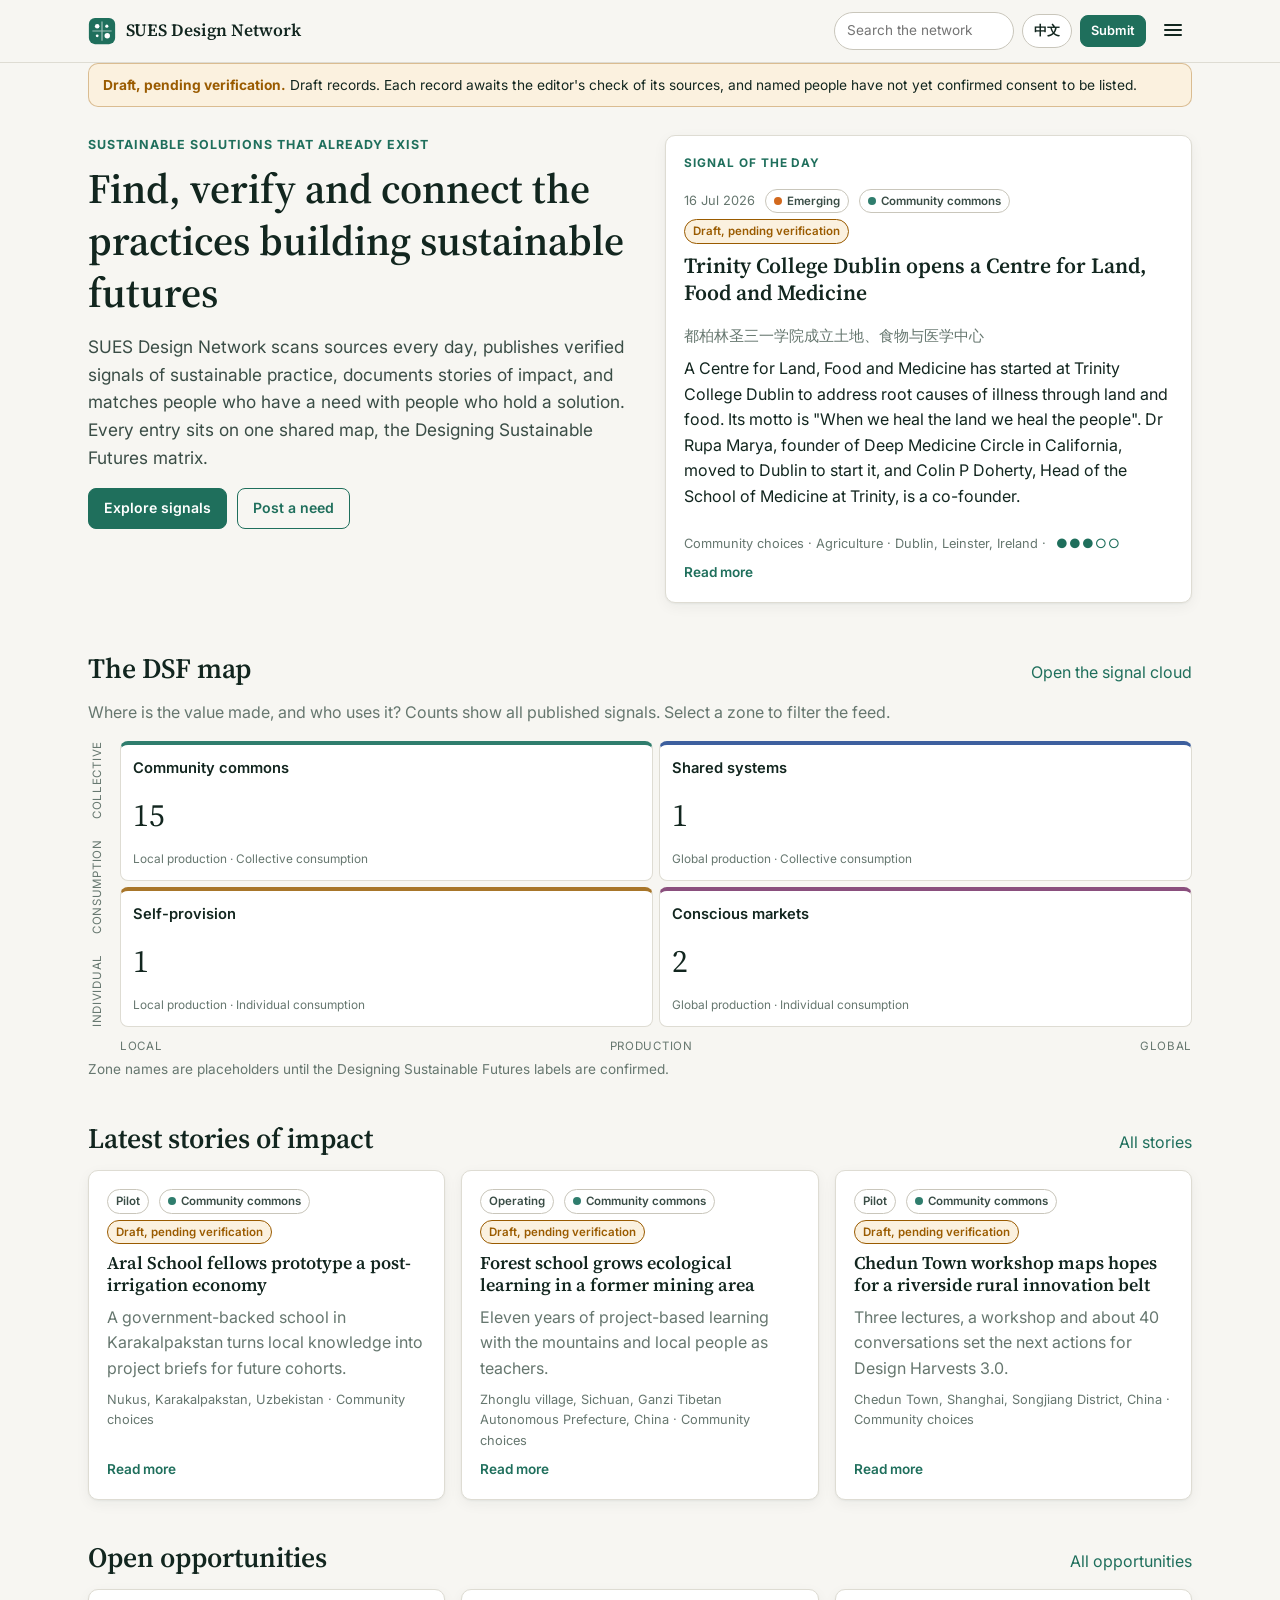
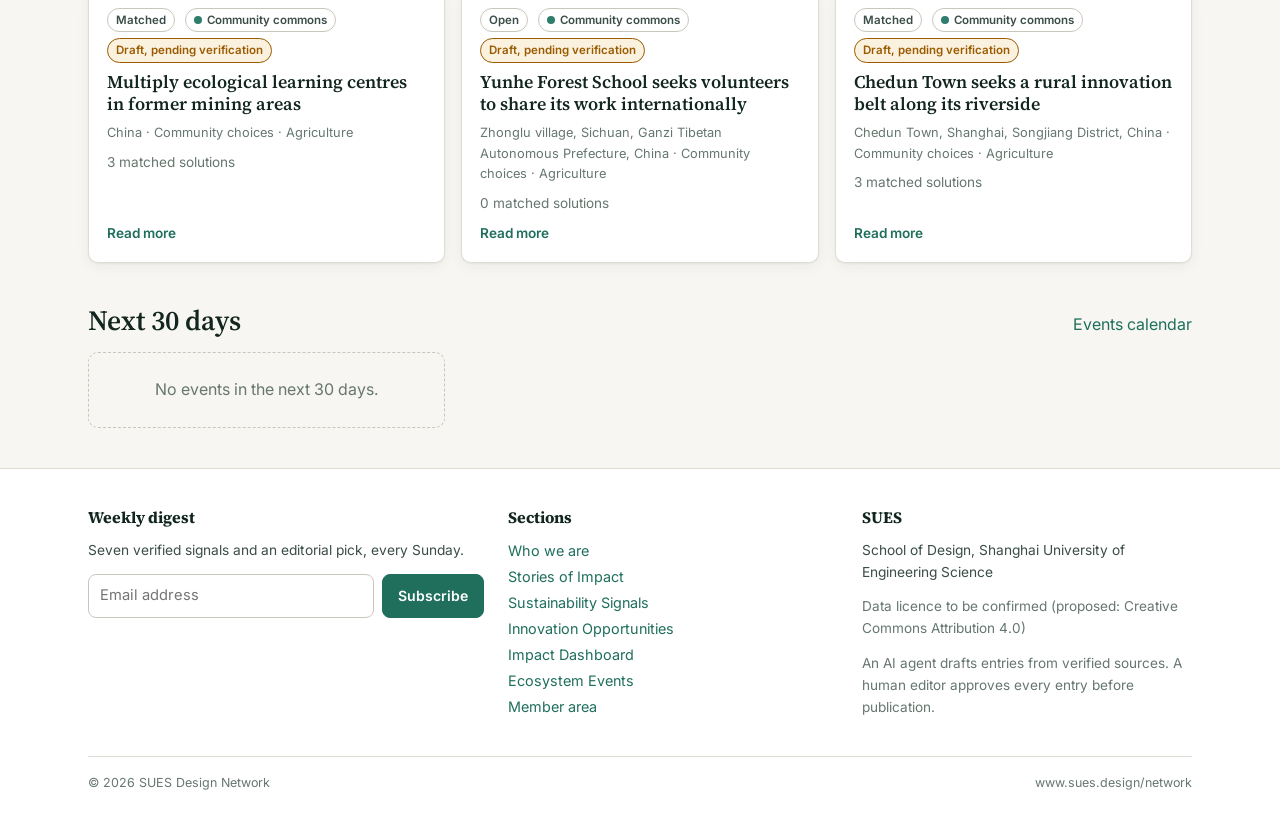
<file: network/index.html>
<!DOCTYPE html>
<html lang="en">
<head>
<meta charset="UTF-8">
<meta name="viewport" content="width=device-width, initial-scale=1">
<title>SUES Design Network</title>
<meta name="description" content="Verified signals of sustainable practice, stories of impact and innovation opportunities, mapped on the Designing Sustainable Futures matrix.">
<link rel="canonical" href="https://www.sues.design/network/">
<meta property="og:title" content="SUES Design Network">
<meta property="og:description" content="Find, verify and connect sustainable solutions that already exist.">
<meta property="og:url" content="https://www.sues.design/network/">
<meta property="og:type" content="website">
<link rel="icon" href="data:image/svg+xml,%3Csvg xmlns='http://www.w3.org/2000/svg' viewBox='0 0 32 32'%3E%3Crect width='32' height='32' rx='7' fill='%231f6f5c'/%3E%3Ccircle cx='11' cy='11' r='3' fill='%23fff'/%3E%3Ccircle cx='22' cy='22' r='3.5' fill='%23fff'/%3E%3C/svg%3E">
<link rel="preconnect" href="https://fonts.googleapis.com"><link rel="preconnect" href="https://fonts.gstatic.com" crossorigin>
<link href="https://fonts.googleapis.com/css2?family=Inter:wght@400;500;600;700&family=Source+Serif+4:opsz,wght@8..60,600&display=swap" rel="stylesheet">
<link rel="stylesheet" href="assets/site.css">
</head>
<body data-root="./" data-page="home">
<main class="wrap">
  <div id="notice"></div>

  <section class="hero">
    <div>
      <div class="kicker"><span data-lang="en">Sustainable solutions that already exist</span><span data-lang="zh">已经存在的可持续方案</span></div>
      <h1><span data-lang="en">Find, verify and connect the practices building sustainable futures</span><span data-lang="zh">发现、核实并连接正在构建可持续未来的实践</span></h1>
      <p class="lede"><span data-lang="en">SUES Design Network scans sources every day, publishes verified signals of sustainable practice, documents stories of impact, and matches people who have a need with people who hold a solution. Every entry sits on one shared map, the Designing Sustainable Futures matrix.</span><span data-lang="zh">SUES 设计网络每天扫描信息来源，发布经核实的可持续实践信号，记录影响力案例，并将有需求的人与拥有方案的人对接。每条记录都标注在同一张地图上，即“设计可持续未来”矩阵。</span></p>
      <p style="display:flex;gap:10px;flex-wrap:wrap">
        <a class="btn" href="signals/"><span data-lang="en">Explore signals</span><span data-lang="zh">浏览信号</span></a>
        <a class="btn ghost" href="opportunities/"><span data-lang="en">Post a need</span><span data-lang="zh">发布需求</span></a>
      </p>
    </div>
    <div class="card signal-hero" id="hero-signal"><div class="muted small">&nbsp;</div></div>
  </section>

  <section class="section">
    <div class="section-head">
      <h2><span data-lang="en">The DSF map</span><span data-lang="zh">DSF 地图</span></h2>
      <a href="signals/?view=cloud"><span data-lang="en">Open the signal cloud</span><span data-lang="zh">打开信号云</span></a>
    </div>
    <p class="muted"><span data-lang="en">Where is the value made, and who uses it? Counts show all published signals. Select a zone to filter the feed.</span><span data-lang="zh">价值在哪里产生，由谁使用？数字为全部已发布信号的数量。选择一个区域可筛选信号流。</span></p>
    <div class="dsf" id="dsf-map" aria-label="DSF matrix"></div>
    <p class="small muted" id="zone-note"></p>
  </section>

  <section class="section">
    <div class="section-head">
      <h2><span data-lang="en">Latest stories of impact</span><span data-lang="zh">最新影响力案例</span></h2>
      <a href="stories/"><span data-lang="en">All stories</span><span data-lang="zh">全部案例</span></a>
    </div>
    <div class="cards" id="latest-stories"></div>
  </section>

  <section class="section">
    <div class="section-head">
      <h2><span data-lang="en">Open opportunities</span><span data-lang="zh">开放的机会</span></h2>
      <a href="opportunities/"><span data-lang="en">All opportunities</span><span data-lang="zh">全部机会</span></a>
    </div>
    <div class="cards" id="open-opps"></div>
  </section>

  <section class="section">
    <div class="section-head">
      <h2><span data-lang="en">Next 30 days</span><span data-lang="zh">未来 30 天</span></h2>
      <a href="events/"><span data-lang="en">Events calendar</span><span data-lang="zh">活动日历</span></a>
    </div>
    <div class="cards" id="next-events"></div>
  </section>
</main>
<script src="assets/config.js"></script>
<script src="assets/site.js"></script>
<script src="assets/js/cards.js"></script>
<script src="assets/js/home.js"></script>
</body>
</html>
</file>
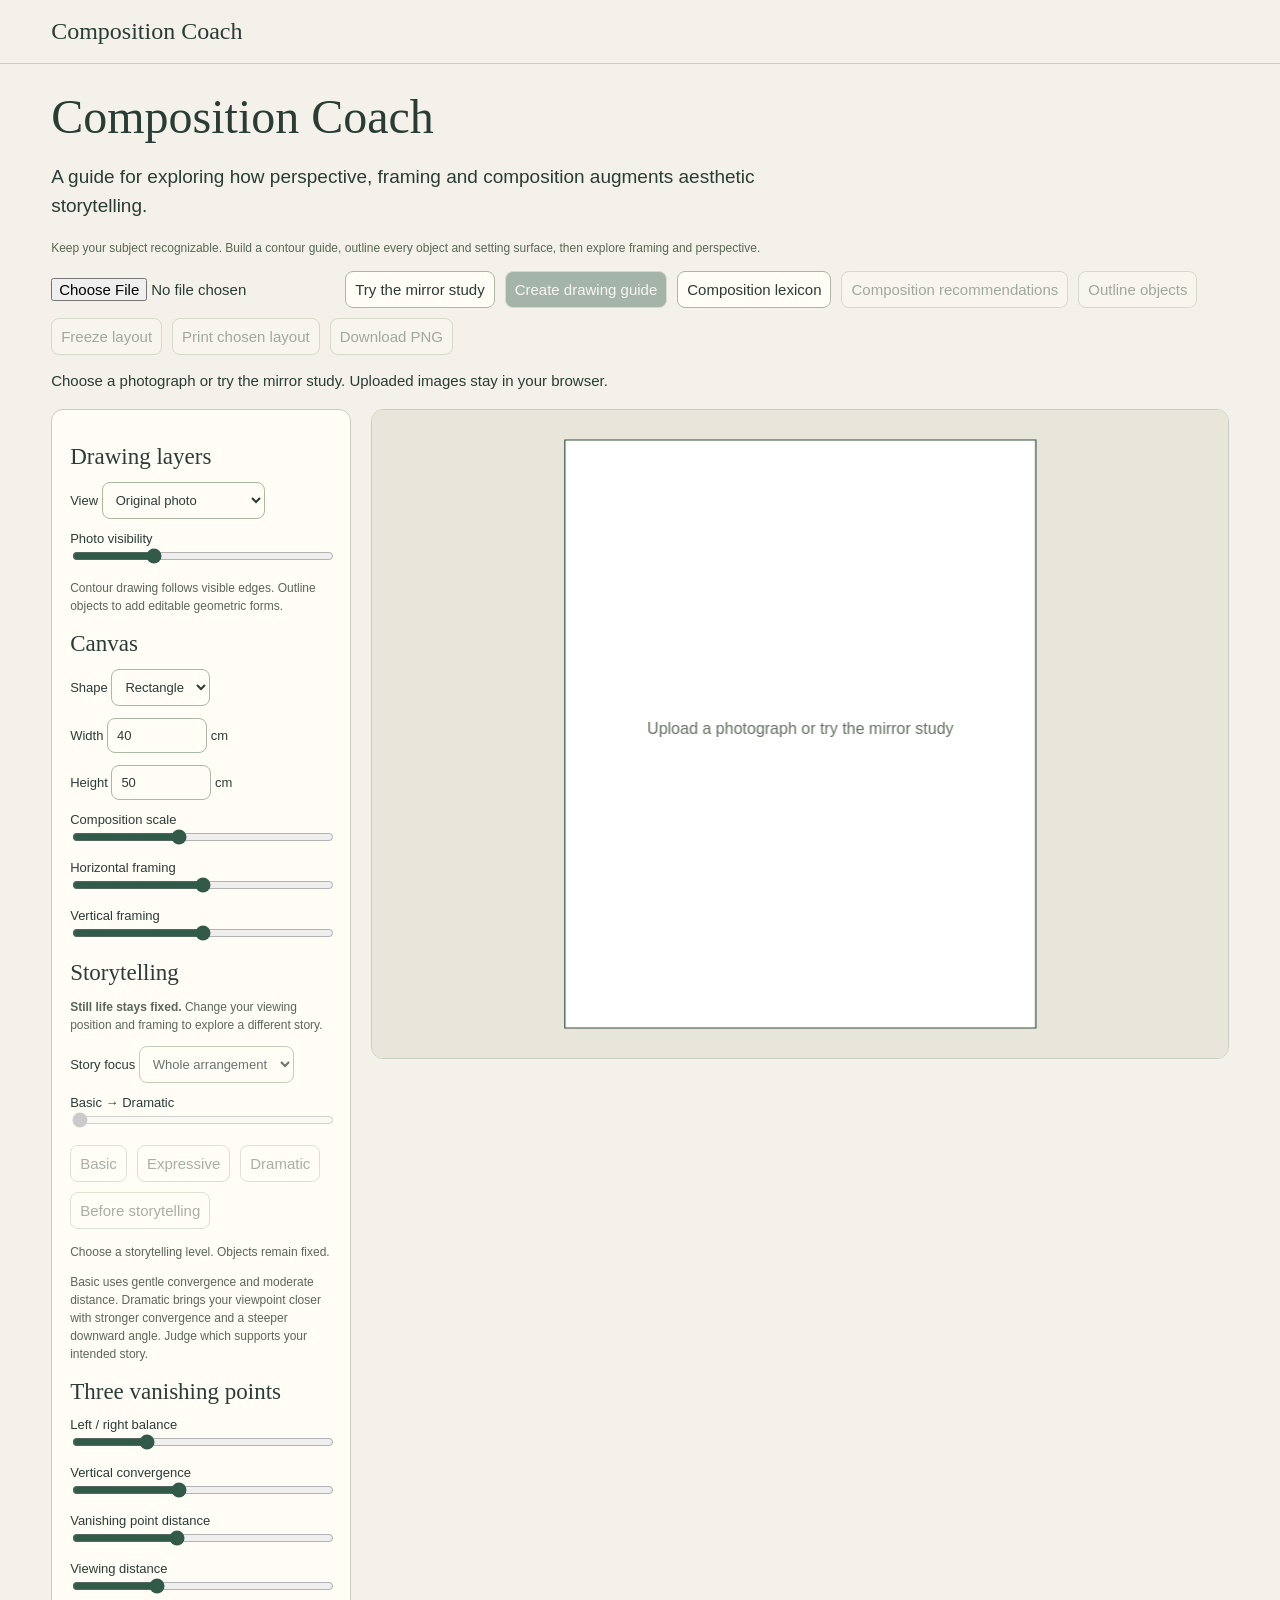
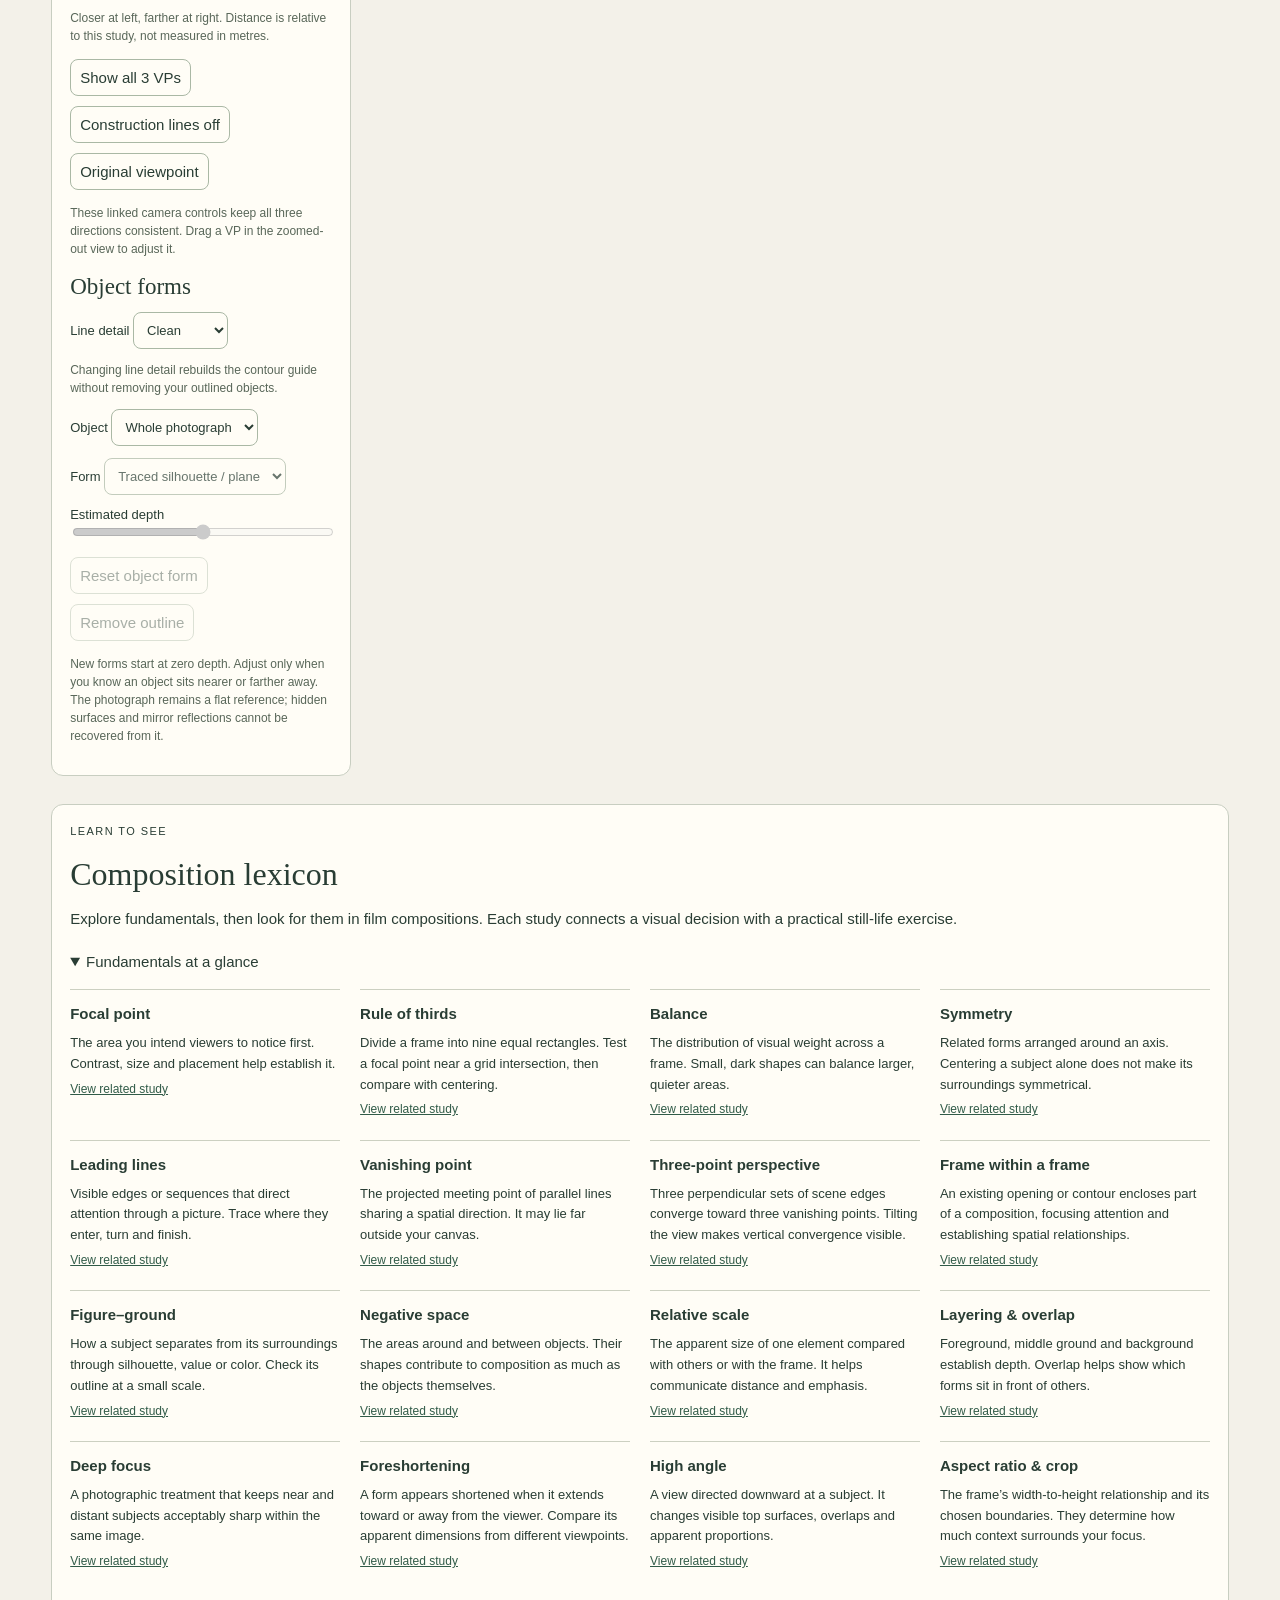
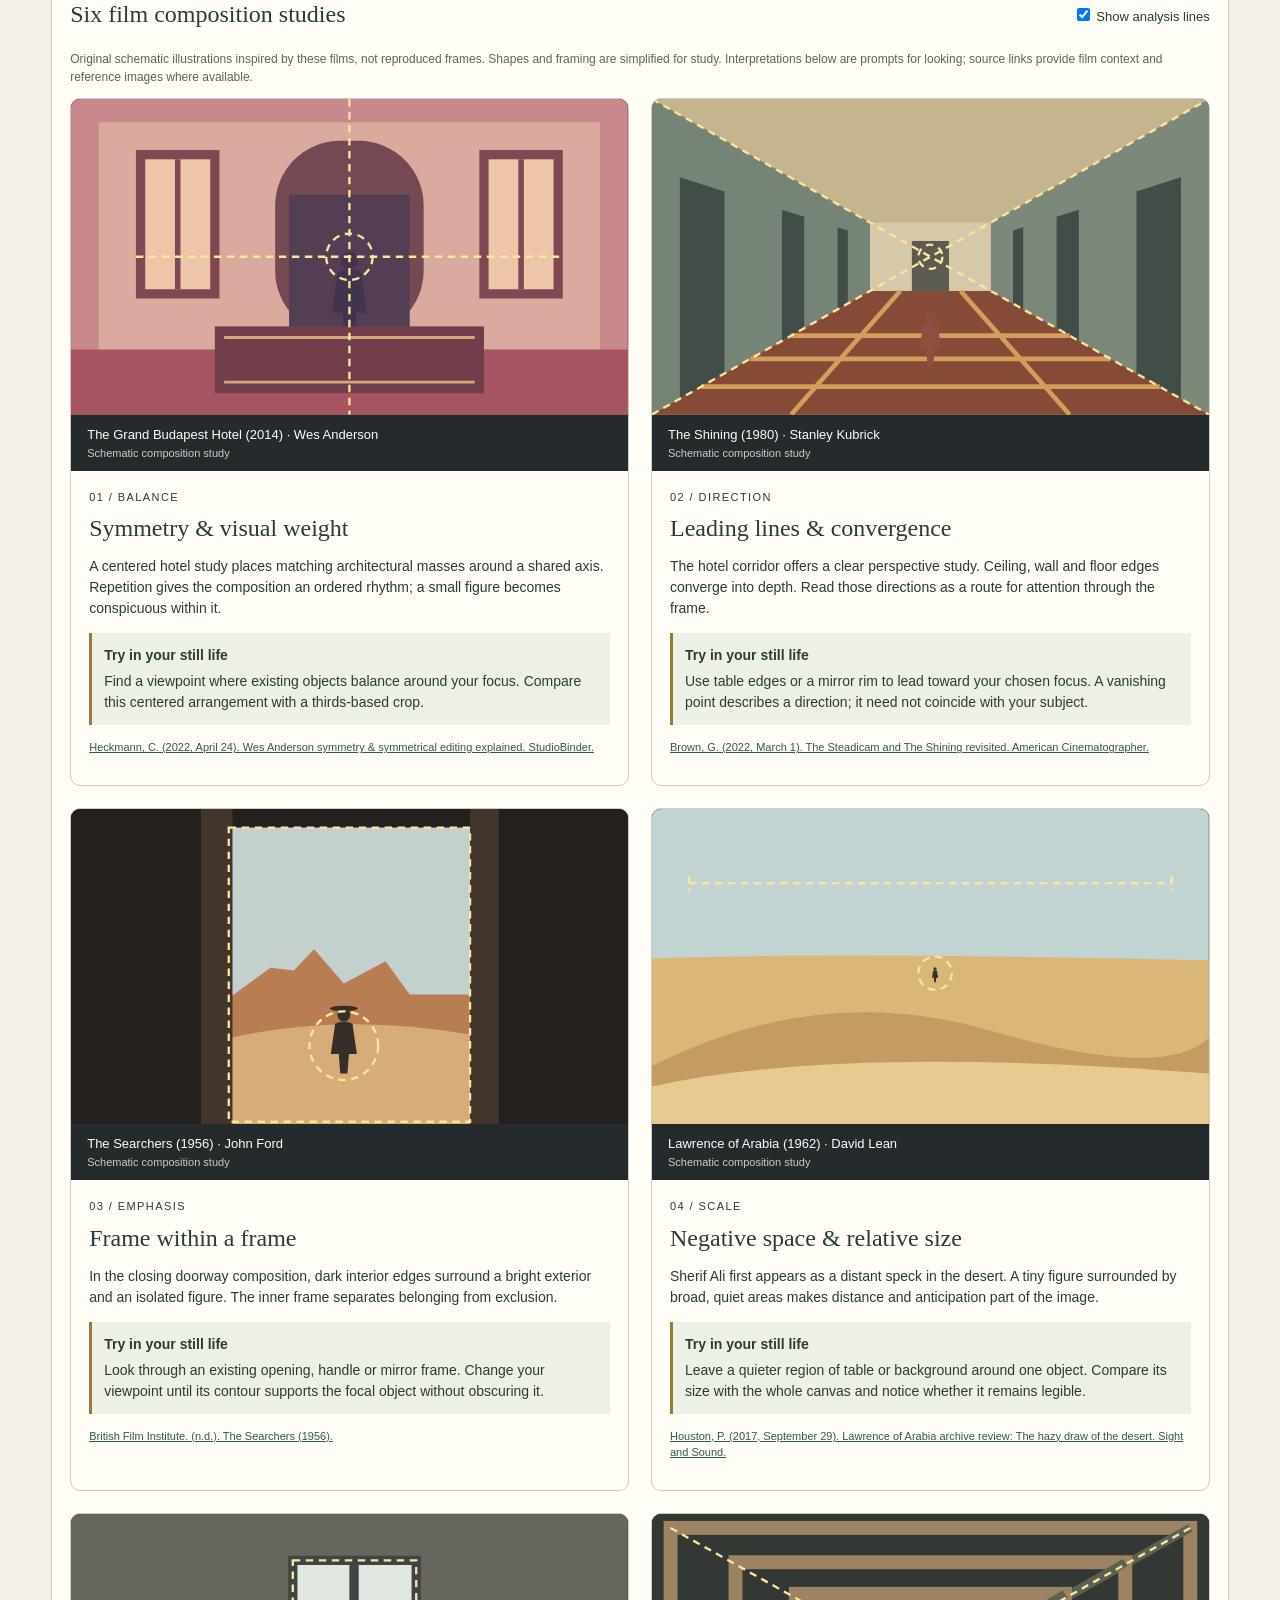
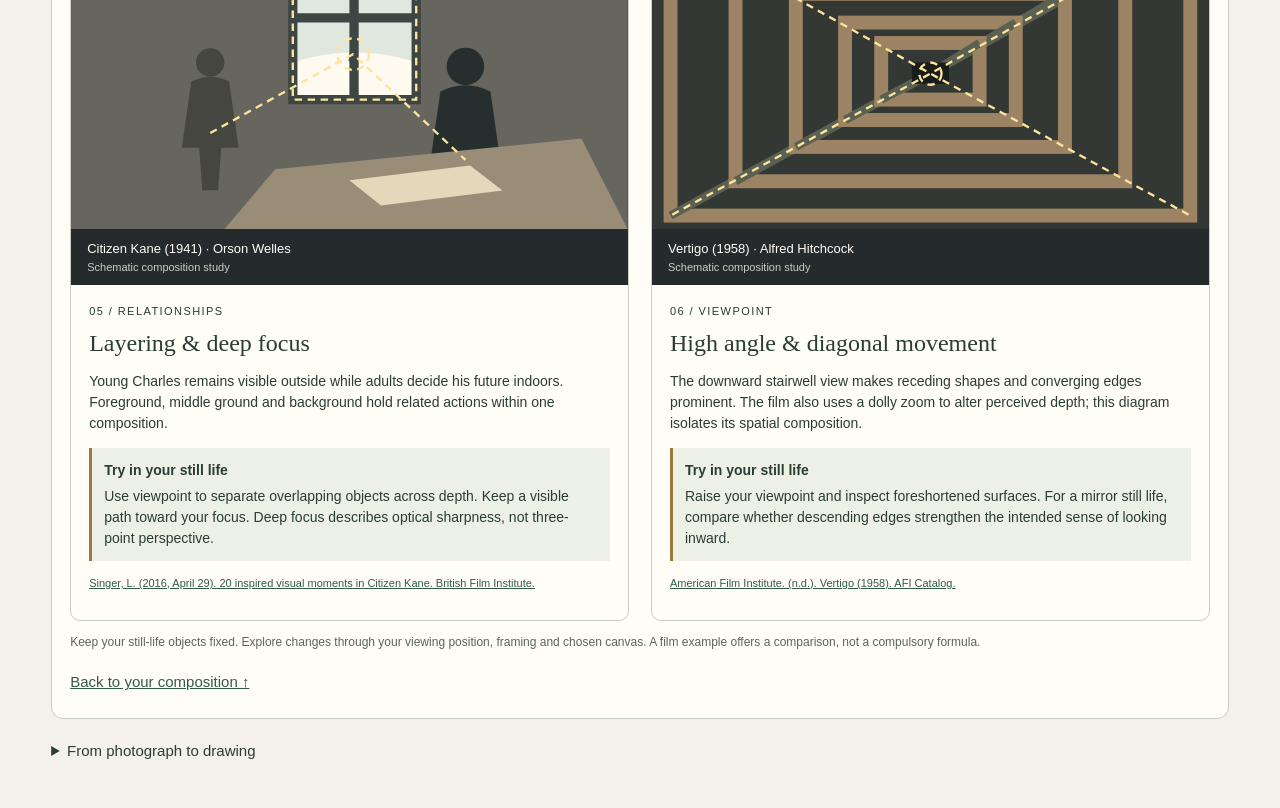
<file: perspective/index.html>
<!doctype html><html lang="en"><head><meta charset="utf-8"><meta name="viewport" content="width=device-width,initial-scale=1"><title>Composition Coach</title><style>
*{box-sizing:border-box}body{margin:0;background:#f3f1e9;color:#293d34;font:15px Arial,sans-serif}header{padding:18px 4vw;border-bottom:1px solid #c8cec1;font-family:Georgia;font-size:24px}main{max-width:1500px;margin:auto;padding:25px 4vw}h1{font:48px Georgia;margin:0 0 12px}p{line-height:1.5}button,select,input{font:inherit;color:inherit}button,select,input[type=number]{border:1px solid #aab8a5;border-radius:8px;background:#fffdf6;padding:9px}button{cursor:pointer}button[aria-pressed=true],.primary{background:#315b48;color:white}button:disabled{opacity:.4;cursor:default}.tools{display:flex;gap:10px;flex-wrap:wrap;align-items:center;margin:14px 0}.layout{display:grid;grid-template-columns:300px 1fr;gap:20px}.panel{border:1px solid #c8cec1;border-radius:12px;background:#fffdf6;padding:18px}.stage{height:650px;max-height:75vh;padding:0;overflow:hidden}canvas{width:100%;height:100%;touch-action:none}label{display:block;margin:12px 0;font-size:13px}input[type=range]{width:100%;accent-color:#315b48}input[type=number]{width:100px}h2{font:23px Georgia;margin:16px 0 10px}.sub{font-size:12px;color:#596759}.reference{max-width:100%;max-height:210px;object-fit:contain}#status{min-height:24px}#printout{display:none}details{margin:20px 0;line-height:1.6}@media(max-width:800px){.layout{grid-template-columns:1fr}.stage{height:440px;grid-row:1}.panel.sidebar{max-height:none}h1{font-size:36px}}@media print{@page{size:A4;margin:12mm}body>*{display:none!important}#printout{display:block!important;color:black}#printout img{display:block;max-width:100%;max-height:235mm;margin:auto}#printout p{text-align:center;font:11px Arial}}

[hidden]{display:none!important}.intro{max-width:760px;font-size:19px}.coaching{margin:0 0 20px}.coach-heading{display:flex;align-items:center;justify-content:space-between;gap:16px}.coach-heading h2{margin:5px 0}.eyebrow{text-transform:uppercase;font-size:11px;letter-spacing:.13em;margin:0}.coaching .tools label{margin:0}.recommendation-cards{display:grid;grid-template-columns:repeat(3,minmax(0,1fr));gap:12px}.recommendation-card{border:1px solid #c8cec1;padding:16px;border-radius:9px;display:flex;flex-direction:column;background:#f7f6ee}.recommendation-card h3{font:21px Georgia;margin:5px 0}.recommendation-card p{font-size:14px;flex:1;margin:8px 0 14px}.recommendation-card button{align-self:flex-start}.recommendation-card.active{border:2px solid #315b48;padding:15px;background:#edf2e8}#coach-feedback{border-left:3px solid #a77420;padding:8px 12px;margin-bottom:0}a{color:#315b48}button:focus-visible,select:focus-visible,input:focus-visible{outline:3px solid #a77420;outline-offset:3px}@media(max-width:800px){.recommendation-cards{grid-template-columns:repeat(2,minmax(0,1fr))}}@media(max-width:500px){.recommendation-cards{grid-template-columns:1fr}.coach-heading{align-items:flex-start}.intro{font-size:17px}}

html{scroll-behavior:smooth}.button-link{display:inline-block;border:1px solid #aab8a5;border-radius:8px;background:#fffdf6;padding:9px;color:inherit;text-decoration:none}.lexicon{margin-top:28px;scroll-margin-top:20px}.lexicon h2{font-size:32px}.lexicon h3{font:24px Georgia;margin:10px 0}.lexicon-terms{display:grid;grid-template-columns:repeat(4,minmax(0,1fr));gap:20px}.lexicon-terms>div{border-top:1px solid #ccd0c1;padding-top:12px}.lexicon dt{font-weight:bold}.lexicon dd{margin:7px 0 0;font-size:13px;line-height:1.6}.lexicon dd a{display:block;font-size:12px;margin-top:5px}.film-studies{display:grid;grid-template-columns:repeat(2,minmax(0,1fr));gap:22px}.film-study{border:1px solid #c8cec1;border-radius:10px;overflow:hidden;scroll-margin-top:20px}.film-study figure{margin:0;background:#252b2c;color:#fffdf6}.film-study svg{display:block;width:100%;height:auto}.film-study figcaption{padding:12px 16px;font-size:13px}.film-study figcaption span{display:block;color:#c9cec3;font-size:11px;margin-top:5px}.study-text{padding:18px}.study-text>p{font-size:14px}.study-text .eyebrow,.study-text .sub{font-size:11px}.exercise{background:#edf0e5;border-left:3px solid #9d773a;padding:12px}.exercise strong{display:block;margin-bottom:5px}.hide-analysis .film-analysis{display:none}.text-link{display:inline-block;padding:10px 0}@media(max-width:900px){.lexicon-terms{grid-template-columns:repeat(2,minmax(0,1fr))}}@media(max-width:650px){.film-studies{grid-template-columns:1fr}.lexicon .coach-heading{display:block}.lexicon-terms{gap:14px}}@media(prefers-reduced-motion:reduce){html{scroll-behavior:auto}}

.stage-column{min-width:0}.stage-column .stage{width:100%}#object-editor{margin-bottom:12px}#object-editor h2{margin-top:0}#object-editor p{font-size:13px}#editor-status{border-left:3px solid #a77420;padding-left:10px}#view-note{min-height:20px}#view:focus-visible{outline:3px solid #a77420;outline-offset:-4px}@media(min-width:1000px){.stage-column{position:sticky;top:12px;align-self:start}}@media(max-width:800px){.stage-column{grid-row:1}.stage-column .stage{height:440px}}
</style></head><body><header>Composition Coach</header><main id="top"><h1>Composition Coach</h1><p class="intro">A guide for exploring how perspective, framing and composition augments aesthetic storytelling.</p><p class="sub">Keep your subject recognizable. Build a contour guide, outline every object and setting surface, then explore framing and perspective.</p><div class="tools"><input id="photo" type="file" accept="image/*" aria-label="Upload subject photograph"><button id="sample">Try the mirror study</button><button id="convert" disabled class="primary">Create drawing guide</button><a class="button-link" href="#lexicon">Composition lexicon</a><button id="recommend" aria-expanded="false" aria-controls="recommendations" disabled>Composition recommendations</button><button id="edit-objects" disabled aria-pressed="false">Outline objects</button><button id="freeze" disabled>Freeze layout</button><button id="print" disabled>Print chosen layout</button><button id="download" disabled>Download PNG</button></div><p id="status" role="status">Choose a photograph or try the mirror study. Uploaded images stay in your browser.</p><section id="recommendations" class="panel coaching" hidden aria-labelledby="coach-title">
<div class="coach-heading"><div><p class="eyebrow">Photography &amp; cinema</p><h2 id="coach-title">What should your composition express?</h2></div><button id="close-coach" aria-label="Close composition recommendations">Close</button></div>
<p>Choose a focal object, then try a framing below. The gold outline identifies your focus. Suggestions use your outlines and canvas proportions; judge each against your photograph and intended story.</p>
<div class="tools"><label>Focus <select id="focus"><option value="all">Whole arrangement</option></select></label><label>Focal side <select id="focal-side"><option value="left">Left</option><option value="right">Right</option></select></label><label><input type="checkbox" id="composition-grid" checked> Show thirds and focal outline</label><button id="undo-composition" disabled>Restore previous framing</button></div>
<p id="coach-context" class="sub"></p><div id="recommendation-cards" class="recommendation-cards"></div>
<p id="coach-feedback" role="status">Try a suggestion to update the canvas. Freeze layout keeps your chosen framing.</p>
<details><summary>Principles behind these suggestions</summary><p>Composition guidelines are starting points. A centered arrangement, an asymmetric crop, or an expansive view supports different intentions. Empty-looking space must already exist in your subject. Review overlaps and edge crops yourself.</p><p>For a mirror still life, outline and select the mirror as your focus. Try the downward view, then check whether existing table edges and reflections lead toward it. The app does not identify mirrors or reconstruct their reflections.</p><p class="sub">Further reading: Nikon. (n.d.). <a href="https://www.nikonusa.com/learn-and-explore/c/tips-and-techniques/5-easy-composition-guidelines" target="_blank" rel="noopener">5 easy composition guidelines</a>. Adobe. (n.d.). <a href="https://www.adobe.com/creativecloud/photography/discover/negative-space-photography.html" target="_blank" rel="noopener">Negative space photography</a>; <a href="https://www.adobe.com/creativecloud/video/production/cinematography/camera-shots-and-angles.html" target="_blank" rel="noopener">Camera shots and angles</a>.</p></details></section><div class="layout"><aside class="panel sidebar"><img id="reference" class="reference" hidden alt="Uploaded painting subject"><h2>Drawing layers</h2><label>View <select id="display-mode"><option value="photo">Original photo</option><option value="drawing">Contour drawing</option><option value="geometry">Geometry over photo</option></select></label><label>Photo visibility <input id="photo-opacity" type="range" min="0" max="100" value="30"></label><p class="sub" id="layer-note">Contour drawing follows visible edges. Outline objects to add editable geometric forms.</p><h2>Canvas</h2><label>Shape <select id="shape"><option value="rectangle">Rectangle</option><option value="ellipse">Oval</option><option value="circle">Circle</option><option value="square">Square</option></select></label><label>Width <input id="cw" type="number" min="1" max="500" value="40"> cm</label><label>Height <input id="ch" type="number" min="1" max="500" value="50"> cm</label><label>Composition scale <input id="scale" type="range" min="30" max="180" value="90"></label><label>Horizontal framing <input id="panx" type="range" min="-50" max="50" value="0"></label><label>Vertical framing <input id="pany" type="range" min="-50" max="50" value="0"></label><h2>Storytelling</h2><p class="sub"><strong>Still life stays fixed.</strong> Change your viewing position and framing to explore a different story.</p><label>Story focus <select id="story-focus"><option value="all">Whole arrangement</option></select></label><label>Basic → Dramatic <input id="story" type="range" min="0" max="100" value="0" disabled aria-describedby="story-note"></label><div class="tools"><button id="story-basic" disabled>Basic</button><button id="story-balanced" disabled>Expressive</button><button id="story-dramatic" disabled>Dramatic</button><button id="story-undo" disabled>Before storytelling</button></div><p id="story-level" role="status" class="sub">Choose a storytelling level.</p><p id="story-note" class="sub">Basic uses gentle convergence and moderate distance. Dramatic brings your viewpoint closer with stronger convergence and a steeper downward angle. Judge which supports your intended story.</p><h2>Three vanishing points</h2><label>Left / right balance <input id="orbit" type="range" min="8" max="78" value="27"></label><label>Vertical convergence <input id="tilt" type="range" min="5" max="65" value="29"></label><label>Vanishing point distance <input id="lens" type="range" min="30" max="68" value="45"></label><label>Viewing distance <input id="distance" type="range" min="4.2" max="10" step=".1" value="6"></label><p class="sub">Closer at left, farther at right. Distance is relative to this study, not measured in metres.</p><div class="tools"><button id="fit" aria-pressed="false">Show all 3 VPs</button><button id="lines" aria-pressed="false">Construction lines off</button><button id="reset">Original viewpoint</button></div><p class="sub">These linked camera controls keep all three directions consistent. Drag a VP in the zoomed-out view to adjust it.</p><h2>Object forms</h2><label>Line detail <select id="detail"><option value="20" selected>Clean</option><option value="40">Balanced</option><option value="70">Detailed</option></select></label><p class="sub">Changing line detail rebuilds the contour guide without removing your outlined objects.</p><label>Object <select id="region"><option value="0">Whole photograph</option></select></label><label>Form <select id="form" disabled><option value="polygon">Traced silhouette / plane</option><option value="box">Box</option><option value="ellipse">Ellipse</option><option value="cylinder">Cylinder</option></select></label><label>Estimated depth <input id="depth" type="range" min="-1" max="1" step=".02" value="0" disabled></label><div class="tools"><button id="restore" disabled>Reset object form</button><button id="remove-object" disabled>Remove outline</button></div><p class="sub">New forms start at zero depth. Adjust only when you know an object sits nearer or farther away. The photograph remains a flat reference; hidden surfaces and mirror reflections cannot be recovered from it.</p></aside><section class="stage-column"><div id="object-editor" class="panel" hidden><h2>Outline the real objects</h2><p>Outline every object and each relevant setting surface separately. Use traced silhouettes for irregular forms and table surfaces. Your photograph stays fixed.</p><div class="tools"><label>New form <select id="new-form"><option value="polygon">Trace silhouette (click corners)</option><option value="box">Box (drag bounds)</option><option value="ellipse">Ellipse (drag bounds)</option><option value="cylinder">Cylinder (drag bounds)</option></select></label><button id="finish-outline" disabled>Finish silhouette</button><button id="cancel-outline" disabled>Cancel outline</button><button id="done-outlining" class="primary">Done outlining</button></div><p id="editor-status" role="status">Click around an object, then finish its silhouette. Escape cancels an unfinished outline.</p></div><section class="panel stage"><canvas id="view" tabindex="0" aria-label="Interactive perspective composition and object outlining"></canvas></section><p id="view-note" class="sub" role="status"></p></section></div><section id="lexicon" class="panel lexicon" aria-labelledby="lexicon-title"><p class="eyebrow">Learn to see</p><h2 id="lexicon-title">Composition lexicon</h2><p>Explore fundamentals, then look for them in film compositions. Each study connects a visual decision with a practical still-life exercise.</p><details class="term-list" open><summary>Fundamentals at a glance</summary><dl class="lexicon-terms"><div><dt>Focal point</dt><dd>The area you intend viewers to notice first. Contrast, size and placement help establish it. <a href="#study-frame">View related study</a></dd></div><div><dt>Rule of thirds</dt><dd>Divide a frame into nine equal rectangles. Test a focal point near a grid intersection, then compare with centering. <a href="#study-symmetry">View related study</a></dd></div><div><dt>Balance</dt><dd>The distribution of visual weight across a frame. Small, dark shapes can balance larger, quieter areas. <a href="#study-symmetry">View related study</a></dd></div><div><dt>Symmetry</dt><dd>Related forms arranged around an axis. Centering a subject alone does not make its surroundings symmetrical. <a href="#study-symmetry">View related study</a></dd></div><div><dt>Leading lines</dt><dd>Visible edges or sequences that direct attention through a picture. Trace where they enter, turn and finish. <a href="#study-lines">View related study</a></dd></div><div><dt>Vanishing point</dt><dd>The projected meeting point of parallel lines sharing a spatial direction. It may lie far outside your canvas. <a href="#study-lines">View related study</a></dd></div><div><dt>Three-point perspective</dt><dd>Three perpendicular sets of scene edges converge toward three vanishing points. Tilting the view makes vertical convergence visible. <a href="#study-angle">View related study</a></dd></div><div><dt>Frame within a frame</dt><dd>An existing opening or contour encloses part of a composition, focusing attention and establishing spatial relationships. <a href="#study-frame">View related study</a></dd></div><div><dt>Figure–ground</dt><dd>How a subject separates from its surroundings through silhouette, value or color. Check its outline at a small scale. <a href="#study-frame">View related study</a></dd></div><div><dt>Negative space</dt><dd>The areas around and between objects. Their shapes contribute to composition as much as the objects themselves. <a href="#study-space">View related study</a></dd></div><div><dt>Relative scale</dt><dd>The apparent size of one element compared with others or with the frame. It helps communicate distance and emphasis. <a href="#study-space">View related study</a></dd></div><div><dt>Layering & overlap</dt><dd>Foreground, middle ground and background establish depth. Overlap helps show which forms sit in front of others. <a href="#study-depth">View related study</a></dd></div><div><dt>Deep focus</dt><dd>A photographic treatment that keeps near and distant subjects acceptably sharp within the same image. <a href="#study-depth">View related study</a></dd></div><div><dt>Foreshortening</dt><dd>A form appears shortened when it extends toward or away from the viewer. Compare its apparent dimensions from different viewpoints. <a href="#study-angle">View related study</a></dd></div><div><dt>High angle</dt><dd>A view directed downward at a subject. It changes visible top surfaces, overlaps and apparent proportions. <a href="#study-angle">View related study</a></dd></div><div><dt>Aspect ratio & crop</dt><dd>The frame’s width-to-height relationship and its chosen boundaries. They determine how much context surrounds your focus. <a href="#study-space">View related study</a></dd></div></dl></details><div class="coach-heading"><h3>Six film composition studies</h3><label><input id="film-guides" type="checkbox" checked aria-controls="film-studies"> Show analysis lines</label></div><p class="sub">Original schematic illustrations inspired by these films, not reproduced frames. Shapes and framing are simplified for study. Interpretations below are prompts for looking; source links provide film context and reference images where available.</p><div id="film-studies" class="film-studies"><article id="study-symmetry" class="film-study"><figure><svg viewBox="0 0 600 340" role="img" aria-label="Symmetry &amp; visual weight: schematic study inspired by The Grand Budapest Hotel" xmlns="http://www.w3.org/2000/svg"><title>Symmetry &amp; visual weight: schematic study inspired by The Grand Budapest Hotel</title><rect width="600" height="340" fill="#252b2c"/><rect width="600" height="340" fill="#c9898c"/><rect x="30" y="25" width="540" height="275" fill="#daaa9f"/><path d="M0 270H600V340H0Z" fill="#a65462"/><rect x="220" y="45" width="160" height="210" rx="70" fill="#754954"/><rect x="235" y="103" width="130" height="145" fill="#543e54"/><rect x="70" y="55" width="90" height="160" fill="#804852"/><rect x="80" y="65" width="70" height="140" fill="#edc6aa"/><path d="M115 65V205" stroke="#804852" stroke-width="6"/><rect x="440" y="55" width="90" height="160" fill="#804852"/><rect x="450" y="65" width="70" height="140" fill="#edc6aa"/><path d="M485 65V205" stroke="#804852" stroke-width="6"/><g transform="translate(300 202) scale(1.05)" fill="#42344c"><circle cy="-27" r="9"/><path d="M-12-15 Q0-21 12-15 L18 27 H7 L5 54 H-5 L-7 27 H-18Z"/></g><rect x="155" y="245" width="290" height="72" fill="#723e4c"/><path d="M165 257H435M165 305H435" stroke="#d1a879" stroke-width="3"/><g class="film-analysis" fill="none" stroke="#ffe49d" stroke-width="2.5" stroke-dasharray="8 6"><path d="M300 0V340M70 170H530"/><circle cx="300" cy="170" r="25"/></g></svg><figcaption>The Grand Budapest Hotel (2014) · Wes Anderson<span>Schematic composition study</span></figcaption></figure><div class="study-text"><p class="eyebrow">01 / Balance</p><h3>Symmetry & visual weight</h3><p>A centered hotel study places matching architectural masses around a shared axis. Repetition gives the composition an ordered rhythm; a small figure becomes conspicuous within it.</p><p class="exercise"><strong>Try in your still life</strong> Find a viewpoint where existing objects balance around your focus. Compare this centered arrangement with a thirds-based crop.</p><p class="sub"><a href="https://www.studiobinder.com/blog/wes-anderson-symmetry/" target="_blank" rel="noopener">Heckmann, C. (2022, April 24). Wes Anderson symmetry & symmetrical editing explained. StudioBinder.</a></p></div></article><article id="study-lines" class="film-study"><figure><svg viewBox="0 0 600 340" role="img" aria-label="Leading lines &amp; convergence: schematic study inspired by The Shining" xmlns="http://www.w3.org/2000/svg"><title>Leading lines &amp; convergence: schematic study inspired by The Shining</title><rect width="600" height="340" fill="#c5b58e"/><path d="M0 0L235 133.167V206.833L0 340Z" fill="#758476"/><path d="M600 0L365 133.167V206.833L600 340Z" fill="#7c887a"/><path d="M0 340L235 206.833H365L600 340Z" fill="#854b36"/><rect x="235" y="133.167" width="130" height="73.666" fill="#d5c9a9"/><rect x="280" y="153" width="40" height="53.833" fill="#5b5b53"/><polygon points="30.000,84.320 78.000,99.552 78.000,295.800 30.000,323.000" fill="#424d48"/><polygon points="570.000,84.320 522.000,99.552 522.000,295.800 570.000,323.000" fill="#424d48"/><polygon points="140.000,119.227 164.000,126.843 164.000,247.067 140.000,260.667" fill="#424d48"/><polygon points="460.000,119.227 436.000,126.843 436.000,247.067 460.000,260.667" fill="#424d48"/><polygon points="200.000,138.267 211.000,141.757 211.000,220.433 200.000,226.667" fill="#424d48"/><polygon points="400.000,138.267 389.000,141.757 389.000,220.433 400.000,226.667" fill="#424d48"/><path d="M150 340L267.5 206.833M450 340L332.5 206.833M52.941 310H547.059M105.882 280H494.118M150 255H450" stroke="#d69c5b" stroke-width="5"/><g transform="translate(300 252) scale(.65)" fill="#914d3e"><circle cy="-27" r="9"/><path d="M-12-15Q0-21 12-15L18 27H7L5 54H-5L-7 27H-18Z"/></g><g class="film-analysis" fill="none" stroke="#ffe49d" stroke-width="2.5" stroke-dasharray="8 6"><path d="M0 0L300 170L600 0M0 340L300 170L600 340"/><circle cx="300" cy="170" r="13"/></g></svg><figcaption>The Shining (1980) · Stanley Kubrick<span>Schematic composition study</span></figcaption></figure><div class="study-text"><p class="eyebrow">02 / Direction</p><h3>Leading lines & convergence</h3><p>The hotel corridor offers a clear perspective study. Ceiling, wall and floor edges converge into depth. Read those directions as a route for attention through the frame.</p><p class="exercise"><strong>Try in your still life</strong> Use table edges or a mirror rim to lead toward your chosen focus. A vanishing point describes a direction; it need not coincide with your subject.</p><p class="sub"><a href="https://theasc.com/article/steadicam-shining-revisited/" target="_blank" rel="noopener">Brown, G. (2022, March 1). The Steadicam and The Shining revisited. American Cinematographer.</a></p></div></article><article id="study-frame" class="film-study"><figure><svg viewBox="0 0 600 340" role="img" aria-label="Frame within a frame: schematic study inspired by The Searchers" xmlns="http://www.w3.org/2000/svg"><title>Frame within a frame: schematic study inspired by The Searchers</title><rect width="600" height="340" fill="#252b2c"/><rect width="600" height="340" fill="#24201e"/><rect x="170" y="20" width="260" height="320" fill="#c3d0ce"/><path d="M170 204L215 171L240 174L262 151L294 188L339 164L365 200H430V340H170Z" fill="#b97d54"/><path d="M170 247Q290 219 430 243V340H170Z" fill="#d6ad78"/><path d="M140 0H174V340H140ZM430 0H461V340H430Z" fill="#42362c"/><g transform="translate(294 243) scale(0.78)" fill="#352e29"><circle cy="-27" r="9"/><path d="M-12-15 Q0-21 12-15 L18 27 H7 L5 54 H-5 L-7 27 H-18Z"/></g><ellipse cx="294" cy="215" rx="15" ry="3" fill="#352e29"/><g class="film-analysis" fill="none" stroke="#ffe49d" stroke-width="2.5" stroke-dasharray="8 6"><rect x="170" y="20" width="260" height="317"/><circle cx="294" cy="255" r="37"/></g></svg><figcaption>The Searchers (1956) · John Ford<span>Schematic composition study</span></figcaption></figure><div class="study-text"><p class="eyebrow">03 / Emphasis</p><h3>Frame within a frame</h3><p>In the closing doorway composition, dark interior edges surround a bright exterior and an isolated figure. The inner frame separates belonging from exclusion.</p><p class="exercise"><strong>Try in your still life</strong> Look through an existing opening, handle or mirror frame. Change your viewpoint until its contour supports the focal object without obscuring it.</p><p class="sub"><a href="https://www.bfi.org.uk/film/cc32fc72-48ae-5450-886d-0d032a6986c5/the-searchers" target="_blank" rel="noopener">British Film Institute. (n.d.). The Searchers (1956).</a></p></div></article><article id="study-space" class="film-study"><figure><svg viewBox="0 0 600 340" role="img" aria-label="Negative space &amp; relative size: schematic study inspired by Lawrence of Arabia" xmlns="http://www.w3.org/2000/svg"><title>Negative space &amp; relative size: schematic study inspired by Lawrence of Arabia</title><rect width="600" height="340" fill="#252b2c"/><rect width="600" height="340" fill="#c2d4d1"/><path d="M0 161Q200 154 600 163V340H0Z" fill="#d8b778"/><path d="M0 277Q180 185 365 239T600 247V340H0Z" fill="#c49b60"/><path d="M0 299Q200 254 600 285V340H0Z" fill="#e7ca91"/><g transform="translate(305 177) scale(0.18)" fill="#32322d"><circle cy="-27" r="9"/><path d="M-12-15 Q0-21 12-15 L18 27 H7 L5 54 H-5 L-7 27 H-18Z"/></g><g class="film-analysis" fill="none" stroke="#ffe49d" stroke-width="2.5" stroke-dasharray="8 6"><circle cx="305" cy="177" r="18"/><path d="M40 80H560M40 72V88M560 72V88"/></g></svg><figcaption>Lawrence of Arabia (1962) · David Lean<span>Schematic composition study</span></figcaption></figure><div class="study-text"><p class="eyebrow">04 / Scale</p><h3>Negative space & relative size</h3><p>Sherif Ali first appears as a distant speck in the desert. A tiny figure surrounded by broad, quiet areas makes distance and anticipation part of the image.</p><p class="exercise"><strong>Try in your still life</strong> Leave a quieter region of table or background around one object. Compare its size with the whole canvas and notice whether it remains legible.</p><p class="sub"><a href="https://www.bfi.org.uk/sight-and-sound/reviews/lawrence-arabia-archive-review-hazy-draw-desert" target="_blank" rel="noopener">Houston, P. (2017, September 29). Lawrence of Arabia archive review: The hazy draw of the desert. Sight and Sound.</a></p></div></article><article id="study-depth" class="film-study"><figure><svg viewBox="0 0 600 340" role="img" aria-label="Layering &amp; deep focus: schematic study inspired by Citizen Kane" xmlns="http://www.w3.org/2000/svg"><title>Layering &amp; deep focus: schematic study inspired by Citizen Kane</title><rect width="600" height="340" fill="#252b2c"/><rect width="600" height="340" fill="#66655e"/><rect x="239" y="50" width="133" height="150" fill="#e0e7df"/><path d="M239 160Q307 138 372 160V200H239Z" fill="#fffaf0"/><g transform="translate(304 151) scale(0.28)" fill="#616a65"><circle cy="-27" r="9"/><path d="M-12-15 Q0-21 12-15 L18 27 H7 L5 54 H-5 L-7 27 H-18Z"/></g><path d="M239 50H372V200H239ZM305 50V200M239 112H372" stroke="#3e4644" stroke-width="10" fill="none"/><g transform="translate(150 206) scale(1.7)" fill="#454640"><circle cy="-27" r="9"/><path d="M-12-15 Q0-21 12-15 L18 27 H7 L5 54 H-5 L-7 27 H-18Z"/></g><g transform="translate(425 225) scale(2.25)" fill="#262f2d"><circle cy="-27" r="9"/><path d="M-12-15 Q0-21 12-15 L18 27 H7 L5 54 H-5 L-7 27 H-18Z"/></g><path d="M220 275L550 242L600 340H165Z" fill="#998d78"/><path d="M300 287L430 271L465 298L334 314Z" fill="#e4d8ba"/><g class="film-analysis" fill="none" stroke="#ffe49d" stroke-width="2.5" stroke-dasharray="8 6"><rect x="239" y="50" width="133" height="150"/><path d="M150 236L304 151L425 265"/><circle cx="304" cy="151" r="17"/></g></svg><figcaption>Citizen Kane (1941) · Orson Welles<span>Schematic composition study</span></figcaption></figure><div class="study-text"><p class="eyebrow">05 / Relationships</p><h3>Layering & deep focus</h3><p>Young Charles remains visible outside while adults decide his future indoors. Foreground, middle ground and background hold related actions within one composition.</p><p class="exercise"><strong>Try in your still life</strong> Use viewpoint to separate overlapping objects across depth. Keep a visible path toward your focus. Deep focus describes optical sharpness, not three-point perspective.</p><p class="sub"><a href="https://www.bfi.org.uk/features/20-inspired-visual-moments-citizen-kane" target="_blank" rel="noopener">Singer, L. (2016, April 29). 20 inspired visual moments in Citizen Kane. British Film Institute.</a></p></div></article><article id="study-angle" class="film-study"><figure><svg viewBox="0 0 600 340" role="img" aria-label="High angle &amp; diagonal movement: schematic study inspired by Vertigo" xmlns="http://www.w3.org/2000/svg"><title>High angle &amp; diagonal movement: schematic study inspired by Vertigo</title><rect width="600" height="340" fill="#252b2c"/><rect width="600" height="340" fill="#343834"/><rect x="20" y="15" width="560" height="310" fill="none" stroke="#9c8363" stroke-width="15"/><path d="M20 325L300 172M580 15L300 172" stroke="#5b6152" stroke-width="9"/><rect x="90" y="52" width="420" height="236" fill="none" stroke="#9c8363" stroke-width="15"/><path d="M90 288L300 172M510 52L300 172" stroke="#5b6152" stroke-width="9"/><rect x="155" y="86" width="290" height="165" fill="none" stroke="#9c8363" stroke-width="15"/><path d="M155 251L300 172M445 86L300 172" stroke="#5b6152" stroke-width="9"/><rect x="208" y="117" width="184" height="105" fill="none" stroke="#9c8363" stroke-width="15"/><path d="M208 222L300 172M392 117L300 172" stroke="#5b6152" stroke-width="9"/><rect x="247" y="139" width="106" height="61" fill="none" stroke="#9c8363" stroke-width="15"/><path d="M247 200L300 172M353 139L300 172" stroke="#5b6152" stroke-width="9"/><rect x="280" y="160" width="40" height="23" fill="#171d1a"/><g class="film-analysis" fill="none" stroke="#ffe49d" stroke-width="2.5" stroke-dasharray="8 6"><path d="M20 15L300 172L580 325M580 15L300 172L20 325"/><circle cx="300" cy="172" r="12"/></g></svg><figcaption>Vertigo (1958) · Alfred Hitchcock<span>Schematic composition study</span></figcaption></figure><div class="study-text"><p class="eyebrow">06 / Viewpoint</p><h3>High angle & diagonal movement</h3><p>The downward stairwell view makes receding shapes and converging edges prominent. The film also uses a dolly zoom to alter perceived depth; this diagram isolates its spatial composition.</p><p class="exercise"><strong>Try in your still life</strong> Raise your viewpoint and inspect foreshortened surfaces. For a mirror still life, compare whether descending edges strengthen the intended sense of looking inward.</p><p class="sub"><a href="https://catalog.afi.com/Catalog/moviedetails/52788" target="_blank" rel="noopener">American Film Institute. (n.d.). Vertigo (1958). AFI Catalog.</a></p></div></article></div><p class="sub">Keep your still-life objects fixed. Explore changes through your viewing position, framing and chosen canvas. A film example offers a comparison, not a compulsory formula.</p><a class="text-link" href="#top">Back to your composition ↑</a></section><details><summary>From photograph to drawing</summary><p>Create drawing guide traces visible contrast edges after smoothing texture. It preserves image proportions and does not treat patches of color as objects. Use Outline objects to mark meaningful silhouettes or fit boxes, cylinders and ellipses. Switch to Original photo at any time to compare.</p><p>One photograph cannot supply exact hidden geometry or real-world measurements. Photo and contour layers are flat references; outlined forms use an editable depth estimate. Viewpoint previews are shallow studies, not reconstructed views of hidden surfaces or reflections. Small changes are most useful.</p><p>Freeze locks the current canvas crop, proportions and line settings. Print produces a page-sized guide labeled with your intended canvas dimensions. For transfer, use the same width-to-height ratio. Printing is fitted to paper rather than full-size tiled output.</p></details></main><section id="printout"><img id="printimage" alt="Frozen painting layout"><p id="printcaption"></p></section><script>const $=id=>document.getElementById(id),view=$('view'),ctx=view.getContext('2d');
const colors=['#bc6946','#337a91','#697d3f'];
const val=id=>Number($(id).value),clamp=(n,a,b)=>Math.max(a,Math.min(b,n));
let source=null,edgeImage=null,regions=[],frozen=false,snapshot='',wide=false,guides=false,mapping=null,handles=[],drag=null,imageRatio=1,uploadVersion=0;
let editingObjects=false,editorBackup=null,editorRect=null,pendingPoints=[],outlineDrag=null,conversionVersion=0;
function camera(a,b,f){a*=Math.PI/180;b*=Math.PI/180;return {right:[Math.cos(a),0,-Math.sin(a)],up:[-Math.sin(a)*Math.sin(b),Math.cos(b),-Math.cos(a)*Math.sin(b)],back:[Math.sin(a)*Math.cos(b),Math.sin(b),Math.cos(a)*Math.cos(b)],f:1/Math.tan(f*Math.PI/360)}}
const base=camera(27,29,45),dot=(a,b)=>a.reduce((s,v,i)=>s+v*b[i],0);
function world(p,depth){const d=6+depth;return base.right.map((v,i)=>v*(p[0]-.5)*2*imageRatio*d/base.f+base.up[i]*(.5-p[1])*2*d/base.f-base.back[i]*depth)}
function projector(){const cam=camera(val('orbit'),val('tilt'),val('lens'));return {point:p=>{const d=Math.max(.2,val('distance')-dot(p,cam.back));return [cam.f*dot(p,cam.right)/d,-cam.f*dot(p,cam.up)/d]},vp:[0,2,1].map(i=>[-cam.f*cam.right[i]/cam.back[i],cam.f*cam.up[i]/cam.back[i]])}}
function outline(r){const [x,y,X,Y]=r.bounds,cx=(x+X)/2,cy=(y+Y)/2;if(r.form==='polygon')return r.points;if(r.form==='box')return [[x,y],[X,y],[X,Y],[x,Y]];if(r.form==='cylinder'){const ry=(Y-y)*.12;return [...Array.from({length:25},(_,i)=>{const a=Math.PI+i*Math.PI/24;return [cx+(X-x)/2*Math.cos(a),y+ry+ry*Math.sin(a)]}),...Array.from({length:25},(_,i)=>{const a=i*Math.PI/24;return [cx+(X-x)/2*Math.cos(a),Y-ry+ry*Math.sin(a)]})]}return Array.from({length:49},(_,i)=>{const a=i*Math.PI/24;return [cx+(X-x)/2*Math.cos(a),cy+(Y-y)/2*Math.sin(a)]})}
function path(g,pts,close=false){g.beginPath();pts.forEach((p,i)=>i?g.lineTo(...p):g.moveTo(...p));if(close)g.closePath()}
function makeRegion(points,form='polygon',name='Object '+regions.length){const xs=points.map(p=>p[0]),ys=points.map(p=>p[1]);return {points:points.map(p=>p.slice()),bounds:[Math.min(...xs),Math.min(...ys),Math.max(...xs),Math.max(...ys)],form,originalForm:form,name,depth:0,size:1}}
function photoRegion(){return {...makeRegion([[0,0],[1,0],[1,1],[0,1]],'polygon','Whole photograph'),background:true}}

// Edge detection keeps original silhouettes instead of inventing color-region objects.
function contourPixels(rgba,w,h,detail){
 const n=w*h,kernel=[1,4,6,4,1];let gray=new Float32Array(n),temp=new Float32Array(n);
 for(let i=0;i<n;i++){const a=rgba[i*4+3]/255;gray[i]=(.2126*rgba[i*4]+.7152*rgba[i*4+1]+.0722*rgba[i*4+2])*a+255*(1-a)}
 const passes=detail===20?3:detail===70?1:2;
 for(let pass=0;pass<passes;pass++){
  for(let y=0;y<h;y++)for(let x=0;x<w;x++){let sum=0;for(let j=-2;j<=2;j++)sum+=gray[y*w+clamp(x+j,0,w-1)]*kernel[j+2];temp[y*w+x]=sum/16}
  for(let y=0;y<h;y++)for(let x=0;x<w;x++){let sum=0;for(let j=-2;j<=2;j++)sum+=temp[clamp(y+j,0,h-1)*w+x]*kernel[j+2];gray[y*w+x]=sum/16}
 }
 const mag=new Float32Array(n),angle=new Uint8Array(n),thin=new Float32Array(n),hist=new Uint32Array(1024);let count=0;
 for(let y=1;y<h-1;y++)for(let x=1;x<w-1;x++){
  const i=y*w+x,gx=-gray[i-w-1]+gray[i-w+1]-2*gray[i-1]+2*gray[i+1]-gray[i+w-1]+gray[i+w+1],gy=-gray[i-w-1]-2*gray[i-w]-gray[i-w+1]+gray[i+w-1]+2*gray[i+w]+gray[i+w+1];
  mag[i]=Math.hypot(gx,gy);let a=(Math.atan2(gy,gx)*180/Math.PI+180)%180;angle[i]=a<22.5||a>=157.5?0:a<67.5?1:a<112.5?2:3;
 }
 for(let y=1;y<h-1;y++)for(let x=1;x<w-1;x++){
  const i=y*w+x,offset=[1,w+1,w,w-1][angle[i]],v=mag[i];
  if(v>4&&v>=mag[i-offset]&&v>=mag[i+offset]){thin[i]=v;hist[Math.min(1023,Math.floor(v))]++;count++}
 }
 const quantile=detail===20?.82:detail===70?.50:.68;let accumulated=0,threshold=0;
 for(;threshold<1023;threshold++){accumulated+=hist[threshold];if(accumulated>=count*quantile)break}
 const high=Math.max(detail===20?28:detail===70?10:18,threshold),low=high*.38,seen=new Uint8Array(n),keep=new Uint8Array(n);
 const minLength=detail===20?14:detail===70?5:9;
 for(let seed=0;seed<n;seed++){
  if(seen[seed]||thin[seed]<high)continue;
  const component=[seed];seen[seed]=1;
  for(let at=0;at<component.length;at++){
   const i=component[at],x=i%w,y=Math.floor(i/w);
   for(let dy=-1;dy<=1;dy++)for(let dx=-1;dx<=1;dx++){
    const nx=x+dx,ny=y+dy,q=ny*w+nx;
    if(nx>0&&nx<w-1&&ny>0&&ny<h-1&&!seen[q]&&thin[q]>=low){seen[q]=1;component.push(q)}
   }
  }
  if(component.length>=minLength)for(const i of component)keep[i]=1;
 }
 const output=new Uint8ClampedArray(n*4);let edges=0;
 for(let i=0;i<n;i++)if(keep[i]){output[i*4]=37;output[i*4+1]=44;output[i*4+2]=40;output[i*4+3]=220;edges++}
 return {data:output,edges};
}
function createContours(image,detail){
 const c=document.createElement('canvas'),factor=Math.min(1,720/Math.max(image.width,image.height));
 c.width=Math.max(2,Math.round(image.width*factor));c.height=Math.max(2,Math.round(image.height*factor));
 const g=c.getContext('2d',{willReadFrequently:true});g.fillStyle='white';g.fillRect(0,0,c.width,c.height);g.drawImage(image,0,0,c.width,c.height);
 const result=contourPixels(g.getImageData(0,0,c.width,c.height).data,c.width,c.height,detail),out=g.createImageData(c.width,c.height);out.data.set(result.data);g.putImageData(out,0,0);c.edgeCount=result.edges;return c;
}
function textureTriangle(g,img,uv,xy){
 const [s0,s1,s2]=uv,[p0,p1,p2]=xy,ux=s1[0]-s0[0],uy=s1[1]-s0[1],vx=s2[0]-s0[0],vy=s2[1]-s0[1],det=ux*vy-vx*uy;
 if(Math.abs(det)<1e-8)return;
 const a=((p1[0]-p0[0])*vy-(p2[0]-p0[0])*uy)/det,c=((p2[0]-p0[0])*ux-(p1[0]-p0[0])*vx)/det,b=((p1[1]-p0[1])*vy-(p2[1]-p0[1])*uy)/det,d=((p2[1]-p0[1])*ux-(p1[1]-p0[1])*vx)/det;
 g.save();path(g,xy,true);g.clip();g.transform(a,b,c,d,p0[0]-a*s0[0]-c*s0[1],p0[1]-b*s0[0]-d*s0[1]);g.drawImage(img,0,0);g.restore();
}
function drawPhotoPlane(g,img,project,opacity){
 if(!img||opacity<=0)return;g.save();g.globalAlpha=opacity;
 if(val('orbit')===27&&val('tilt')===29){const a=project(world([0,0],0)),b=project(world([1,1],0));g.drawImage(img,a[0],a[1],b[0]-a[0],b[1]-a[1]);g.restore();return}
 const steps=10;
 for(let y=0;y<steps;y++)for(let x=0;x<steps;x++){
  const q=[[x/steps,y/steps],[(x+1)/steps,y/steps],[(x+1)/steps,(y+1)/steps],[x/steps,(y+1)/steps]],uv=q.map(p=>[p[0]*img.width,p[1]*img.height]),xy=q.map(p=>project(world(p,0)));
  textureTriangle(g,img,[uv[0],uv[1],uv[2]],[xy[0],xy[1],xy[2]]);textureTriangle(g,img,[uv[0],uv[2],uv[3]],[xy[0],xy[2],xy[3]]);
 }g.restore();
}
function render(g,W,H,print=false){
 g.clearRect(0,0,W,H);g.fillStyle=print?'white':'#e8e5da';g.fillRect(0,0,W,H);
 const ratio=val('cw')/val('ch'),fh=Math.min(H-60,(W-60)/ratio),fw=fh*ratio,p=projector(),zoom=Math.min(fw/(2*imageRatio),fh/2)*val('scale')/100;
 const normal=q=>[W/2+q[0]*zoom+val('panx')*fw/100,H/2+q[1]*zoom+val('pany')*fh/100],corners=[[W/2-fw/2,H/2-fh/2],[W/2+fw/2,H/2+fh/2]],vps=p.vp.map(normal);let sc=1,ox=0,oy=0;
 if(wide&&!print){const all=[...corners,...vps],xs=all.map(v=>v[0]),ys=all.map(v=>v[1]),x=Math.min(...xs),X=Math.max(...xs),y=Math.min(...ys),Y=Math.max(...ys);sc=Math.min((W-60)/(X-x),(H-60)/(Y-y));ox=W/2-(x+X)/2*sc;oy=H/2-(y+Y)/2*sc}
 const screen=q=>[q[0]*sc+ox,q[1]*sc+oy],project=q=>screen(normal(p.point(q))),frame=corners.map(screen),left=frame[0][0],top=frame[0][1],width=fw*sc,height=fh*sc;
 function clip(){g.beginPath();if(['circle','ellipse'].includes($('shape').value))g.ellipse(left+width/2,top+height/2,width/2,height/2,0,0,Math.PI*2);else g.rect(left,top,width,height)}
 clip();g.fillStyle='white';g.fill();g.save();clip();g.clip();
 if(!source){g.fillStyle='#627160';g.textAlign='center';g.font='16px Arial';g.fillText('Upload a photograph or try the mirror study',W/2,H/2)}
 const mode=$('display-mode').value;
 drawPhotoPlane(g,source,project,mode==='photo'?1:val('photo-opacity')/100);
 if(mode==='drawing')drawPhotoPlane(g,edgeImage,project,1);
 if(mode!=='photo')for(const r of regions.filter(r=>!r.background).sort((a,b)=>b.depth-a.depth)){
  const pts=outline(r).map(q=>project(world(q,r.depth)));path(g,pts,true);g.strokeStyle='#344b3d';g.lineWidth=print?1.8:1.5;g.stroke();
  if(r.form==='box'){
   const back=outline(r).map(q=>project(world(q,r.depth).map((v,i)=>v-base.back[i]*.22)));g.setLineDash(guides?[4,4]:[]);if(guides){path(g,back,true);g.stroke()}g.setLineDash([]);pts.forEach((q,i)=>{path(g,[q,back[i]]);g.stroke()});
  }
  if(guides){
   const [x,y,X,Y]=r.bounds,cx=(x+X)/2,cy=(y+Y)/2,box=[[x,y],[X,y],[X,Y],[x,Y]].map(q=>project(world(q,r.depth)));
   g.strokeStyle='#6d786d';g.lineWidth=.8;g.setLineDash([3,4]);path(g,box,true);g.stroke();path(g,[project(world([cx,y],r.depth)),project(world([cx,Y],r.depth))]);g.stroke();path(g,[project(world([x,cy],r.depth)),project(world([X,cy],r.depth))]);g.stroke();g.setLineDash([]);
   if(r.form==='cylinder')for(const cy2 of [y+(Y-y)*.12,Y-(Y-y)*.12]){path(g,Array.from({length:49},(_,i)=>project(world([cx+(X-x)/2*Math.cos(i*Math.PI/24),cy2+(Y-y)*.12*Math.sin(i*Math.PI/24)],r.depth))));g.stroke()}
   if(r.form==='ellipse')for(const factor of [.35,.7]){path(g,Array.from({length:49},(_,i)=>{const a=i*Math.PI/24;return project(world([cx+(X-x)*factor/2*Math.cos(a),cy+(Y-y)/2*Math.sin(a)],r.depth))}));g.stroke()}
   const center=project(world([cx,cy],r.depth));p.vp.forEach((v,i)=>{g.strokeStyle=colors[i];g.globalAlpha=.18;g.setLineDash([2,5]);path(g,[center,screen(normal(v))]);g.stroke()});g.globalAlpha=1;g.setLineDash([]);
  }
 }
 if(!print&&!$('recommendations').hidden&&$('composition-grid').checked&&!frozen)drawCompositionOverlay(g,project,left,top,width,height);
 g.restore();clip();g.strokeStyle='#344b3d';g.lineWidth=1.2;g.stroke();handles=vps.map(screen);
 if(!print&&(wide||guides))handles.forEach(([x,y],i)=>{if(x<15||x>W-15||y<15||y>H-15)return;g.fillStyle=colors[i];g.beginPath();g.arc(x,y,7,0,Math.PI*2);g.fill();g.font='12px Arial';g.textAlign='center';g.fillText('VP '+(i+1),x,y-13)});
 mapping={left,top,width,height};
}
function renderEditor(g,W,H){
 g.clearRect(0,0,W,H);g.fillStyle='#e8e5da';g.fillRect(0,0,W,H);if(!source)return;
 const z=Math.min((W-40)/source.width,(H-40)/source.height),w=source.width*z,h=source.height*z,left=(W-w)/2,top=(H-h)/2;
 editorRect={left,top,width:w,height:h};g.drawImage(source,left,top,w,h);const pt=q=>[left+q[0]*w,top+q[1]*h];
 for(let i=1;i<regions.length;i++){const r=regions[i];path(g,outline(r).map(pt),true);g.strokeStyle=i===val('region')?'#ffde82':'#f4f5e9';g.lineWidth=2;g.stroke();const q=pt([r.bounds[0],r.bounds[1]]);g.font='12px Arial';g.textAlign='left';const text=r.name;g.fillStyle='#293d34';g.fillRect(q[0],q[1]-18,g.measureText(text).width+10,18);g.fillStyle='white';g.fillText(text,q[0]+5,q[1]-5)}
 g.strokeStyle='#ffde82';g.fillStyle='#ffde82';g.lineWidth=2;
 if(pendingPoints.length){path(g,pendingPoints.map(pt));g.stroke();for(const q of pendingPoints){g.beginPath();g.arc(...pt(q),4,0,Math.PI*2);g.fill()}}
 if(outlineDrag){const a=outlineDrag.start,b=outlineDrag.current,r=makeRegion([[Math.min(a[0],b[0]),Math.min(a[1],b[1])],[Math.max(a[0],b[0]),Math.max(a[1],b[1])]],$('new-form').value);path(g,outline(r).map(pt),true);g.stroke()}
}
function draw(){
 updateStoryState();
 if(activeSuggestion&&compositionSignature()!==activeSignature)clearActiveSuggestion();
 const r=view.getBoundingClientRect(),dpr=Math.min(devicePixelRatio||1,2);view.width=r.width*dpr;view.height=r.height*dpr;ctx.setTransform(dpr,0,0,dpr,0,0);
 if(editingObjects)renderEditor(ctx,r.width,r.height);else render(ctx,r.width,r.height);
 $('view-note').textContent=editingObjects?'Outlining uses your original image. Your composition will return when you finish.':source&&(val('orbit')!==27||val('tilt')!==29||val('distance')!==6||val('lens')!==45)?'Estimated viewpoint: photo contours remain a flat reference; hidden surfaces and reflections are not reconstructed.':source?'Original viewpoint. Photo contours and object outlines share the same image proportions.':'';
}
function selection(){const r=regions[val('region')],valid=!!r&&!r.background;for(const id of ['form','depth','restore','remove-object'])$(id).disabled=frozen||!valid;if(valid){$('form').value=r.form;$('depth').value=r.depth}draw()}
function refreshObjects(selected=0){
 const storyFocus=$('story-focus').value;$('story-focus').replaceChildren(new Option('Whole arrangement','all'),...regions.map((r,i)=>r.background?null:new Option(r.name,i)).filter(Boolean));$('story-focus').value=storyFocus==='all'||regions[Number(storyFocus)]?storyFocus:'all';
 $('region').replaceChildren(...regions.map((r,i)=>new Option(r.name,i)));$('region').value=String(clamp(selected,0,regions.length-1));
 const focus=$('focus').value;resetRecommendations();if(focus==='all'||regions[Number(focus)])$('focus').value=focus;selection();
}
function setFrozen(value){
 if(!source||editingObjects)return;frozen=value;$('freeze').textContent=value?'Unfreeze layout':'Freeze layout';$('freeze').setAttribute('aria-pressed',value);
 document.querySelectorAll('.sidebar input,.sidebar select,.sidebar button,#photo,#sample,#convert,#edit-objects,#recommend,#focus,#focal-side,#composition-grid,#undo-composition,#recommendation-cards button').forEach(e=>e.disabled=value);
 $('print').disabled=$('download').disabled=!value;$('undo-composition').disabled=value||!compositionBackup;
 if(value){clearActiveSuggestion();const out=document.createElement('canvas'),ratio=val('cw')/val('ch');out.width=(ratio>=1?2400:Math.round(2400*ratio))+60;out.height=(ratio>=1?Math.round(2400/ratio):2400)+60;render(out.getContext('2d'),out.width,out.height,true);const rect=mapping,copy=document.createElement('canvas');copy.width=Math.round(rect.width);copy.height=Math.round(rect.height);copy.getContext('2d').drawImage(out,rect.left,rect.top,rect.width,rect.height,0,0,copy.width,copy.height);snapshot=copy.toDataURL('image/png');$('printimage').src=snapshot;$('printcaption').textContent=val('cw')+' × '+val('ch')+' cm · '+$('shape').selectedOptions[0].textContent+' · '+$('display-mode').selectedOptions[0].textContent+' (fitted to paper)'}
 selection();draw();
}
function rebuildContours(){
 if(!source||frozen||editingObjects)return;
 const version=++conversionVersion,upload=uploadVersion;const image=source;$('status').textContent='Tracing visible contours…';$('convert').disabled=true;
 setTimeout(()=>{if(version!==conversionVersion||upload!==uploadVersion)return;if(frozen||editingObjects){$('convert').disabled=true;return}try{edgeImage=createContours(image,val('detail'));$('display-mode').value='drawing';$('status').textContent='Contour guide ready. '+(regions.length>1?'Your '+(regions.length-1)+' object outlines are preserved.':'Use Outline objects to mark the main forms.')+' Switch to Original photo to compare.';draw()}catch(e){$('status').textContent='Could not create the contour guide. Your original photo is still available.'}finally{if(version===conversionVersion)$('convert').disabled=frozen||editingObjects}},30);
}
function installPhoto(image){
 const small=document.createElement('canvas'),factor=Math.min(1,1200/Math.max(image.width,image.height));small.width=Math.max(2,Math.round(image.width*factor));small.height=Math.max(2,Math.round(image.height*factor));const g=small.getContext('2d');g.fillStyle='white';g.fillRect(0,0,small.width,small.height);g.drawImage(image,0,0,small.width,small.height);source=small;imageRatio=small.width/small.height;edgeImage=null;regions=[photoRegion()];
 $('reference').src=source.toDataURL('image/jpeg',.8);$('reference').hidden=false;$('display-mode').value='photo';
 ['orbit','tilt','lens','scale','panx','pany','distance'].forEach((id,i)=>$(id).value=[27,29,45,90,0,0,6][i]);storyBackup=null;storySignature='';$('story').value=0;$('story-focus').value='all';wide=false;$('fit').textContent='Show all 3 VPs';$('fit').setAttribute('aria-pressed','false');
 for(const id of ['convert','freeze','recommend','edit-objects'])$(id).disabled=false;refreshObjects();$('status').textContent='Photo ready. Create a contour guide or outline its main objects. No color patches are treated as objects.';draw();
}
function loadPhoto(url,revoke=false,withExample=false){
 const version=++uploadVersion;++conversionVersion;const image=new Image();$('status').textContent='Loading photograph…';
 image.onload=()=>{if(revoke)URL.revokeObjectURL(url);if(version!==uploadVersion)return;installPhoto(image);if(withExample)installMirrorOutlines()};
 image.onerror=()=>{if(revoke)URL.revokeObjectURL(url);if(version===uploadVersion){$('status').textContent='This image could not be opened. Try JPEG, PNG or WebP.';$('convert').disabled=!source}};image.src=url;
}
function setEditing(value){
 if(!source||frozen)return;
 editingObjects=value;pendingPoints=[];outlineDrag=null;drag=null;
 $('object-editor').hidden=!value;$('edit-objects').setAttribute('aria-pressed',value);$('edit-objects').textContent=value?'Done outlining':'Outline objects';
 for(const id of ['photo','sample','convert','freeze','recommend','shape','cw','ch','scale','panx','pany','orbit','tilt','lens','distance','story','story-focus','story-basic','story-balanced','story-dramatic','story-undo','fit','reset','detail','display-mode','photo-opacity'])$(id).disabled=value;
 if(value){$('recommendations').hidden=true;$('recommend').setAttribute('aria-expanded','false');view.focus()}
 else if(regions.length>1)$('display-mode').value='geometry';
 updateOutlineButtons();draw();
}
function updateOutlineButtons(){
 $('finish-outline').disabled=pendingPoints.length<3;$('cancel-outline').disabled=!pendingPoints.length&&!outlineDrag;
 $('editor-status').textContent=pendingPoints.length?pendingPoints.length+' corners marked. Continue around the object, then Finish silhouette.':$('new-form').value==='polygon'?'Click around an object, then finish its silhouette. Escape cancels an unfinished outline.':'Drag from one corner of the object’s bounds to the opposite corner.';
}
function addOutline(points,form){
 if(points.length<2)return;const r=makeRegion(points,form);if(r.bounds[2]-r.bounds[0]<.008||r.bounds[3]-r.bounds[1]<.008){$('editor-status').textContent='That outline is too small. Mark a larger object.';return}
 regions.push(r);pendingPoints=[];outlineDrag=null;refreshObjects(regions.length-1);$('recommend').disabled=true;updateOutlineButtons();$('status').textContent=(regions.length-1)+' object outlines. Object positions stay anchored to the photograph.';draw();
}

$('film-guides').onchange=()=>{$('film-studies').classList.toggle('hide-analysis',!$('film-guides').checked)};
const framingIds=['scale','panx','pany','orbit','tilt','lens','distance'];
let compositionBackup=null, activeSuggestion=null, activeSignature='';
const compositionIdeas=[
 {id:'thirds',name:'Give the subject a counterpoint',tag:'Rule of thirds',fill:.48,
  explanation:'Place your focus near a thirds intersection. Off-center framing gives nearby objects a supporting role. Compare both sides and check what balances the main subject.'},
 {id:'center',name:'Make a quiet focal point',tag:'Centered composition',fill:.64,
  explanation:'Center your focus to give it visual emphasis. This suits a deliberate, contemplative study. Look for balanced surrounding shapes; centering alone does not create symmetry.'},
 {id:'space',name:'Let the subject breathe',tag:'Negative space',fill:.32,
  explanation:'Use a smaller focal subject and leave more room opposite it. A quieter surrounding area can suggest isolation or anticipation. Choose a side with less visual clutter; this framing cannot remove objects.'},
 {id:'close',name:'Bring the viewer close',tag:'Cinematic close-up',fill:.86,
  explanation:'Enlarge your focus so detail carries the story, as in a cinematic close-up. Examine edges and overlaps carefully: supporting objects may be cropped, and context becomes less visible.'},
 {id:'wide',name:'Show the whole relationship',tag:'Establishing view',fill:.82,
  explanation:'Fit the arrangement into a wider view so viewers understand how objects relate to their setting. This uses the establishing-shot principle: give context before emphasizing a detail.'},
 {id:'down',name:'Look down into the scene',tag:'High angle & depth',fill:.62,
  explanation:'Raise and turn the viewpoint slightly to explore diagonal edges and overlapping planes. For a mirror study, check whether those existing lines draw your eye inward. This is an estimated view, so compare it with the real still life.'}
];
function readFraming(){return Object.fromEntries(framingIds.map(id=>[id,val(id)]))}
function compositionSignature(){return JSON.stringify([readFraming(),val('cw'),val('ch'),$('shape').value,$('focus').value,$('focal-side').value,regions.map(r=>[r.form,r.depth])])}
function clearActiveSuggestion(){
 if(!activeSuggestion)return;
 activeSuggestion=null;
 document.querySelectorAll('.recommendation-card').forEach(card=>card.classList.remove('active'));
 document.querySelectorAll('#recommendation-cards button').forEach(button=>button.setAttribute('aria-pressed','false'));
 $('coach-feedback').textContent=frozen?'Layout frozen. Unfreeze to explore another composition.':'Framing or geometry changed. Try a suggestion again to update its placement.';
}
function resetRecommendations(){
 compositionBackup=null;activeSuggestion=null;
 $('recommend').disabled=!source||frozen||editingObjects;
 $('recommendations').hidden=true;$('recommend').setAttribute('aria-expanded','false');
 $('focus').replaceChildren(new Option('Whole arrangement','all'),...regions.map((r,i)=>r.background?null:new Option(r.name||'Object '+i,i)).filter(Boolean));
 $('undo-composition').disabled=true;
 document.querySelectorAll('.recommendation-card').forEach(card=>card.classList.remove('active'));
 document.querySelectorAll('#recommendation-cards button').forEach(button=>button.setAttribute('aria-pressed','false'));
 $('coach-feedback').textContent='Try a suggestion to update the canvas. Freeze layout keeps your chosen framing.';
 updateCoachContext();
}
function focusRegions(all=false){return all||$('focus').value==='all'?[regions[0]].filter(Boolean):regions.filter((r,i)=>i===Number($('focus').value))}
function updateCoachContext(){
 const curved=['circle','ellipse'].includes($('shape').value);
 $('coach-context').textContent=($('focus').value==='all'?'Using the whole photograph. Outline an object to choose a specific focus. ':'Using '+$('focus').selectedOptions[0]?.textContent+' as your focus. ')+(curved?'Your curved canvas clips its corners; inspect objects near the rim. ':'Your current canvas shape and dimensions stay in place. ')+'Gold marks are study aids and do not appear in print or PNG output.';
}
function setCoachOpen(open){
 $('recommendations').hidden=!open;$('recommend').setAttribute('aria-expanded',String(open));
 updateCoachContext();draw();
}
function applyComposition(id){
 if(frozen||editingObjects||!regions.length)return;
 const idea=compositionIdeas.find(item=>item.id===id);if(!idea)return;
 if(!compositionBackup)compositionBackup={values:readFraming(),wide};
 // Use a common camera baseline so repeated previews never accumulate rotations.
 for(const key of framingIds)$(key).value=compositionBackup.values[key];
 if(id==='down'){
  $('tilt').value=clamp(compositionBackup.values.tilt+10,5,65);
  $('orbit').value=clamp(compositionBackup.values.orbit+8,8,78);
 }
 const p=projector(),chosen=focusRegions(id==='wide');
 const points=chosen.flatMap(r=>outline(r).map(q=>p.point(world(q,r.depth))));
 if(!points.length)return;
 const xs=points.map(q=>q[0]),ys=points.map(q=>q[1]);
 const minX=Math.min(...xs),maxX=Math.max(...xs),minY=Math.min(...ys),maxY=Math.max(...ys);
 const ratio=val('cw')/val('ch');
 // Projection units expressed as fractions of the selected canvas dimensions.
 const unitX=Math.min(ratio/(2*imageRatio),.5)/ratio,unitY=unitX*ratio;
 const curved=['circle','ellipse'].includes($('shape').value);
 const fill=idea.fill*(curved?.83:1);
 const desiredScale=100*fill/Math.max((maxX-minX)*unitX,(maxY-minY)*unitY,.00001);
 $('scale').value=Math.round(clamp(desiredScale,30,180));
 const side=$('focal-side').value==='left'?1/3:2/3;
 const target=id==='thirds'?[side,2/3]:id==='space'?[side,.5]:[.5,.5];
 const scale=val('scale')/100;
 const desiredX=(target[0]-.5-(minX+maxX)/2*unitX*scale)*100;
 const desiredY=(target[1]-.5-(minY+maxY)/2*unitY*scale)*100;
 $('panx').value=Math.round(clamp(desiredX,-50,50));$('pany').value=Math.round(clamp(desiredY,-50,50));
 wide=false;$('fit').textContent='Show all 3 VPs';$('fit').setAttribute('aria-pressed','false');
 activeSuggestion=id;activeSignature=compositionSignature();
 document.querySelectorAll('.recommendation-card').forEach(card=>card.classList.toggle('active',card.dataset.idea===id));
 document.querySelectorAll('#recommendation-cards button').forEach(button=>button.setAttribute('aria-pressed',String(button.dataset.idea===id)));
 $('undo-composition').disabled=false;
 const limited=desiredScale<30||desiredScale>180||Math.abs(desiredX)>50||Math.abs(desiredY)>50;
 $('coach-feedback').textContent=idea.tag+' applied. '+(id==='wide'?'Uses the whole arrangement. ':'Uses '+$('focus').selectedOptions[0]?.textContent.toLowerCase()+'. ')+(limited?'A framing control reached its limit; placement or subject size is approximate. ':'')+'Review the canvas below, then Freeze layout when ready.';
 updateCoachContext();draw();
 if(window.matchMedia('(max-width:800px)').matches)view.scrollIntoView({behavior:'smooth',block:'center'});
}
function drawCompositionOverlay(g,project,left,top,width,height){
 g.save();g.strokeStyle='#a77420';g.lineWidth=1;g.globalAlpha=.65;g.setLineDash([6,5]);
 for(const t of [1/3,2/3]){path(g,[[left+width*t,top],[left+width*t,top+height]]);g.stroke();path(g,[[left,top+height*t],[left+width,top+height*t]]);g.stroke()}
 g.globalAlpha=1;g.setLineDash([]);g.lineWidth=2.5;
 if($('focus').value!=='all')for(const r of focusRegions()){path(g,outline(r).map(q=>project(world(q,r.depth))),true);g.stroke()}
 g.restore();
}
for(const idea of compositionIdeas){
 const card=document.createElement('article');card.className='recommendation-card';card.dataset.idea=idea.id;
 const tag=document.createElement('span');tag.className='eyebrow';tag.textContent=idea.tag;
 const title=document.createElement('h3');title.textContent=idea.name;
 const explanation=document.createElement('p');explanation.textContent=idea.explanation;
 const button=document.createElement('button');button.textContent='Try this framing';button.setAttribute('aria-label','Try '+idea.tag.toLowerCase());button.setAttribute('aria-pressed','false');button.dataset.idea=idea.id;button.onclick=()=>applyComposition(idea.id);
 card.append(tag,title,explanation,button);$('recommendation-cards').append(card);
}
$('recommend').onclick=()=>setCoachOpen($('recommendations').hidden);
$('close-coach').onclick=()=>{setCoachOpen(false);$('recommend').focus()};
$('focus').onchange=$('focal-side').onchange=()=>{clearActiveSuggestion();updateCoachContext();draw()};
$('composition-grid').onchange=draw;
$('undo-composition').onclick=()=>{
 if(frozen||!compositionBackup)return;
 for(const id of framingIds)$(id).value=compositionBackup.values[id];
 wide=compositionBackup.wide;$('fit').textContent=wide?'Return to canvas':'Show all 3 VPs';$('fit').setAttribute('aria-pressed',String(wide));
 clearActiveSuggestion();compositionBackup=null;$('undo-composition').disabled=true;
 $('coach-feedback').textContent='Restored framing from before your first suggestion. Canvas dimensions and object geometry stay as currently set.';draw();
};


const MIRROR_SAMPLE='[data-uri]';
function installMirrorOutlines(){
 const forms=[
  {name:'Left background surface',points:[[.026,.456],[.098,.211],[.334,.076],[.366,.274],[.163,.391],[.095,.763],[.014,.554]],form:'polygon'},
  {name:'Rear background surface',points:[[.344,.075],[.533,.049],[.782,.146],[.783,.382],[.377,.275]],form:'polygon'},
  {name:'Right background surface',points:[[.79,.157],[.928,.282],[.969,.477],[.966,.572],[.925,.682],[.782,.529]],form:'polygon'},
  {name:'Rear tabletop',points:[[.165,.395],[.376,.272],[.793,.403],[.776,.541],[.368,.443]],form:'polygon'},
  {name:'Rear cup',points:[[.414,.347],[.525,.426]],form:'cylinder'},
  {name:'Rear bowl',points:[[.527,.381],[.708,.467]],form:'ellipse'},
  {name:'Bottle silhouette',points:[[.278,.395],[.31,.383],[.36,.393],[.365,.454],[.389,.482],[.397,.532],[.366,.555],[.36,.774],[.331,.807],[.269,.799],[.248,.748],[.254,.567],[.278,.525],[.293,.481]],form:'polygon'},
  {name:'Upright mirror',points:[[.328,.538],[.484,.812]],form:'ellipse'},
  {name:'Tray rim',points:[[.219,.654],[.681,.929]],form:'ellipse'},
  {name:'Scissors',points:[[.523,.951],[.589,.888],[.678,.816],[.712,.806],[.753,.832],[.768,.853],[.718,.887],[.644,.944],[.589,.956]],form:'polygon'},
  {name:'Front tabletop',points:[[.481,.572],[.644,.493],[.926,.691],[.628,.957],[.088,.772]],form:'polygon'}
 ];
 for(const r of forms)regions.push(makeRegion(r.points,r.form,r.name));
 refreshObjects();$('story-focus').value=String(regions.findIndex(r=>r.name==='Upright mirror'));$('display-mode').value='geometry';
 $('status').textContent='Mirror study ready with '+(regions.length-1)+' prepared object and setting outlines. Create drawing guide to trace visible contours, or use Outline objects to refine its forms.';draw();
}
$('sample').onclick=()=>{if(!frozen&&!editingObjects)loadPhoto(MIRROR_SAMPLE,false,true)};

$('photo').onchange=e=>{const file=e.target.files[0];if(file&&!frozen)loadPhoto(URL.createObjectURL(file),true)};
$('convert').onclick=rebuildContours;
$('detail').onchange=()=>{if(source)rebuildContours()};
$('display-mode').onchange=()=>{if($('display-mode').value==='drawing'&&!edgeImage)rebuildContours();else draw()};

let storyBackup=null,storySignature='';
function updateStoryState(){
 const locked=!source||frozen||editingObjects;
 for(const id of ['story','story-focus','story-basic','story-balanced','story-dramatic'])$(id).disabled=locked;
 $('story-undo').disabled=locked||!storyBackup;
 if(storySignature&&storySignature!==JSON.stringify(readFraming())){
  storySignature='';$('story-level').textContent='Custom viewpoint. Your manual adjustments now guide the story.';
 }
 if(!storyBackup&&!storySignature)$('story-level').textContent='Choose a storytelling level. Objects remain fixed.';
}
function applyStory(amount){
 if(!source||frozen||editingObjects)return;
 if(!storyBackup)storyBackup={values:readFraming(),wide};
 const t=clamp(amount,0,100)/100;
 $('story').value=Math.round(t*100);
 // Only camera and framing change. No region, outline point or object depth is modified.
 $('orbit').value=Math.round(20+32*t);$('tilt').value=Math.round(5+53*t);
 $('lens').value=Math.round(32+26*t);$('distance').value=(10-5.8*t).toFixed(1);
 $('scale').value=Math.round(90+18*t);
 const selected=$('story-focus').value;
 const r=selected==='all'?regions[0]:regions[Number(selected)]||regions[0];
 const projection=projector(),pts=outline(r).map(q=>projection.point(world(q,r.depth)));
 const xs=pts.map(q=>q[0]),ys=pts.map(q=>q[1]);
 const ratio=val('cw')/val('ch'),unitX=Math.min(ratio/(2*imageRatio),.5)/ratio,unitY=unitX*ratio;
 const cx=(Math.min(...xs)+Math.max(...xs))/2,cy=(Math.min(...ys)+Math.max(...ys))/2;
 // Reframe around the selected focus, preserving the entire physical arrangement.
 $('panx').value=Math.round(clamp(-cx*unitX*val('scale'),-50,50));
 $('pany').value=Math.round(clamp(-cy*unitY*val('scale'),-50,50));
 wide=false;$('fit').textContent='Show all 3 VPs';$('fit').setAttribute('aria-pressed','false');
 clearActiveSuggestion();storySignature=JSON.stringify(readFraming());
 const level=t<.33?'Basic':t<.72?'Expressive':'Dramatic';
 $('story-level').textContent=level+' · '+Math.round(t*100)+' / 100. '+(t<.33?'Gentle convergence and moderate distance give objects a calm, descriptive reading.':t<.72?'A closer, descending view strengthens diagonals and relationships between forms.':'Close proximity and steep convergence emphasize foreshortening and an inward pull. Check cropped edges and overlaps.');
 draw();
}
$('story').oninput=()=>applyStory(val('story'));
$('story-basic').onclick=()=>applyStory(0);
$('story-balanced').onclick=()=>applyStory(50);
$('story-dramatic').onclick=()=>applyStory(100);
$('story-focus').onchange=()=>{if(storySignature)applyStory(val('story'))};
$('story-undo').onclick=()=>{
 if(!storyBackup||frozen||editingObjects)return;
 for(const id of framingIds)$(id).value=storyBackup.values[id];
 wide=storyBackup.wide;$('fit').textContent=wide?'Return to canvas':'Show all 3 VPs';$('fit').setAttribute('aria-pressed',String(wide));
 storyBackup=null;storySignature='';clearActiveSuggestion();draw();
};

$('photo-opacity').oninput=draw;
$('region').onchange=selection;
$('form').onchange=()=>{const r=regions[val('region')];if(r&&!r.background){r.form=$('form').value;if(r.form==='polygon'&&r.points.length<3){const [x,y,X,Y]=r.bounds;r.points=[[x,y],[X,y],[X,Y],[x,Y]]}}draw()};
$('depth').oninput=()=>{const r=regions[val('region')];if(r&&!r.background)r.depth=val('depth');draw()};
$('restore').onclick=()=>{const r=regions[val('region')];if(r&&!r.background){r.form=r.originalForm;r.depth=0;selection()}};
$('remove-object').onclick=()=>{const i=val('region');if(i>0&&regions[i]){regions.splice(i,1);$('focus').value='all';refreshObjects(Math.max(0,i-1));if(editingObjects)$('recommend').disabled=true;draw()}};
$('edit-objects').onclick=()=>{if(editingObjects)finishEditing();else setEditing(true)};
function finishEditing(){if(pendingPoints.length>=3)addOutline(pendingPoints,'polygon');else if(pendingPoints.length){$('editor-status').textContent='Add at least three corners, or Cancel outline before finishing.';return}setEditing(false)}
$('done-outlining').onclick=finishEditing;
$('finish-outline').onclick=()=>{if(pendingPoints.length>=3)addOutline(pendingPoints,'polygon')};
$('cancel-outline').onclick=()=>{pendingPoints=[];outlineDrag=null;updateOutlineButtons();draw()};
$('new-form').onchange=()=>{pendingPoints=[];outlineDrag=null;updateOutlineButtons();draw()};
$('freeze').onclick=()=>setFrozen(!frozen);$('print').onclick=()=>{if(frozen)window.print()};
$('download').onclick=()=>{if(!frozen||!snapshot)return;const a=document.createElement('a');a.href=snapshot;a.download='composition-coach-layout.png';a.click()};
$('fit').onclick=()=>{wide=!wide;$('fit').textContent=wide?'Return to canvas':'Show all 3 VPs';$('fit').setAttribute('aria-pressed',wide);draw()};
$('lines').onclick=()=>{guides=!guides;$('lines').textContent='Construction lines '+(guides?'on':'off');$('lines').setAttribute('aria-pressed',guides);draw()};
$('reset').onclick=()=>{['orbit','tilt','lens','distance'].forEach((id,i)=>$(id).value=[27,29,45,6][i]);draw()};
function canvasChange(){for(const id of ['cw','ch'])$(id).value=clamp(val(id)||1,1,500);if(['circle','square'].includes($('shape').value))$('ch').value=$('cw').value;updateCoachContext();draw()}
for(const id of ['cw','ch','shape'])$(id).onchange=canvasChange;
for(const id of ['scale','panx','pany','orbit','tilt','lens','distance'])$(id).oninput=draw;
function editorPoint(e,allowOutside=false){
 if(!editorRect)return null;const r=view.getBoundingClientRect(),q=[(e.clientX-r.left-editorRect.left)/editorRect.width,(e.clientY-r.top-editorRect.top)/editorRect.height];
 if(!allowOutside&&q.some(v=>v<0||v>1))return null;return q.map(v=>clamp(v,0,1));
}
view.onpointerdown=e=>{
 if(frozen)return;
 if(editingObjects){const q=editorPoint(e);if(!q)return;e.preventDefault();view.focus();if($('new-form').value==='polygon'){pendingPoints.push(q);updateOutlineButtons();draw()}else{outlineDrag={start:q,current:q};view.setPointerCapture(e.pointerId);updateOutlineButtons();draw()}return}
 if(!source)return;const r=view.getBoundingClientRect(),x=e.clientX-r.left,y=e.clientY-r.top,i=wide?handles.findIndex(p=>Math.hypot(x-p[0],y-p[1])<24):-1;drag={x,y,a:val('orbit'),b:val('tilt'),vp:i};view.setPointerCapture(e.pointerId);
};
view.onpointermove=e=>{
 if(frozen)return;if(editingObjects){if(outlineDrag){outlineDrag.current=editorPoint(e,true);draw()}return}
 if(!drag)return;const r=view.getBoundingClientRect(),dx=e.clientX-r.left-drag.x,dy=e.clientY-r.top-drag.y;
 if(drag.vp===2)$('tilt').value=clamp(drag.b-dy*.15,5,65);else{$('orbit').value=clamp(drag.a+dx*.12,8,78);$('tilt').value=clamp(drag.b-dy*.12,5,65)}draw();
};
view.onpointerup=e=>{
 if(editingObjects&&outlineDrag){const a=outlineDrag.start,b=editorPoint(e,true),points=[[Math.min(a[0],b[0]),Math.min(a[1],b[1])],[Math.max(a[0],b[0]),Math.min(a[1],b[1])],[Math.max(a[0],b[0]),Math.max(a[1],b[1])],[Math.min(a[0],b[0]),Math.max(a[1],b[1])]];outlineDrag=null;addOutline(points,$('new-form').value);draw()}
 drag=null;
};
view.onpointercancel=()=>{drag=null;outlineDrag=null;updateOutlineButtons();draw()};
view.onkeydown=e=>{if(editingObjects&&e.key==='Escape'){pendingPoints=[];outlineDrag=null;updateOutlineButtons();draw()}if(editingObjects&&e.key==='Enter'&&pendingPoints.length>=3){e.preventDefault();addOutline(pendingPoints,'polygon')}};
new ResizeObserver(draw).observe(view);draw();
</script></body></html>
</file>
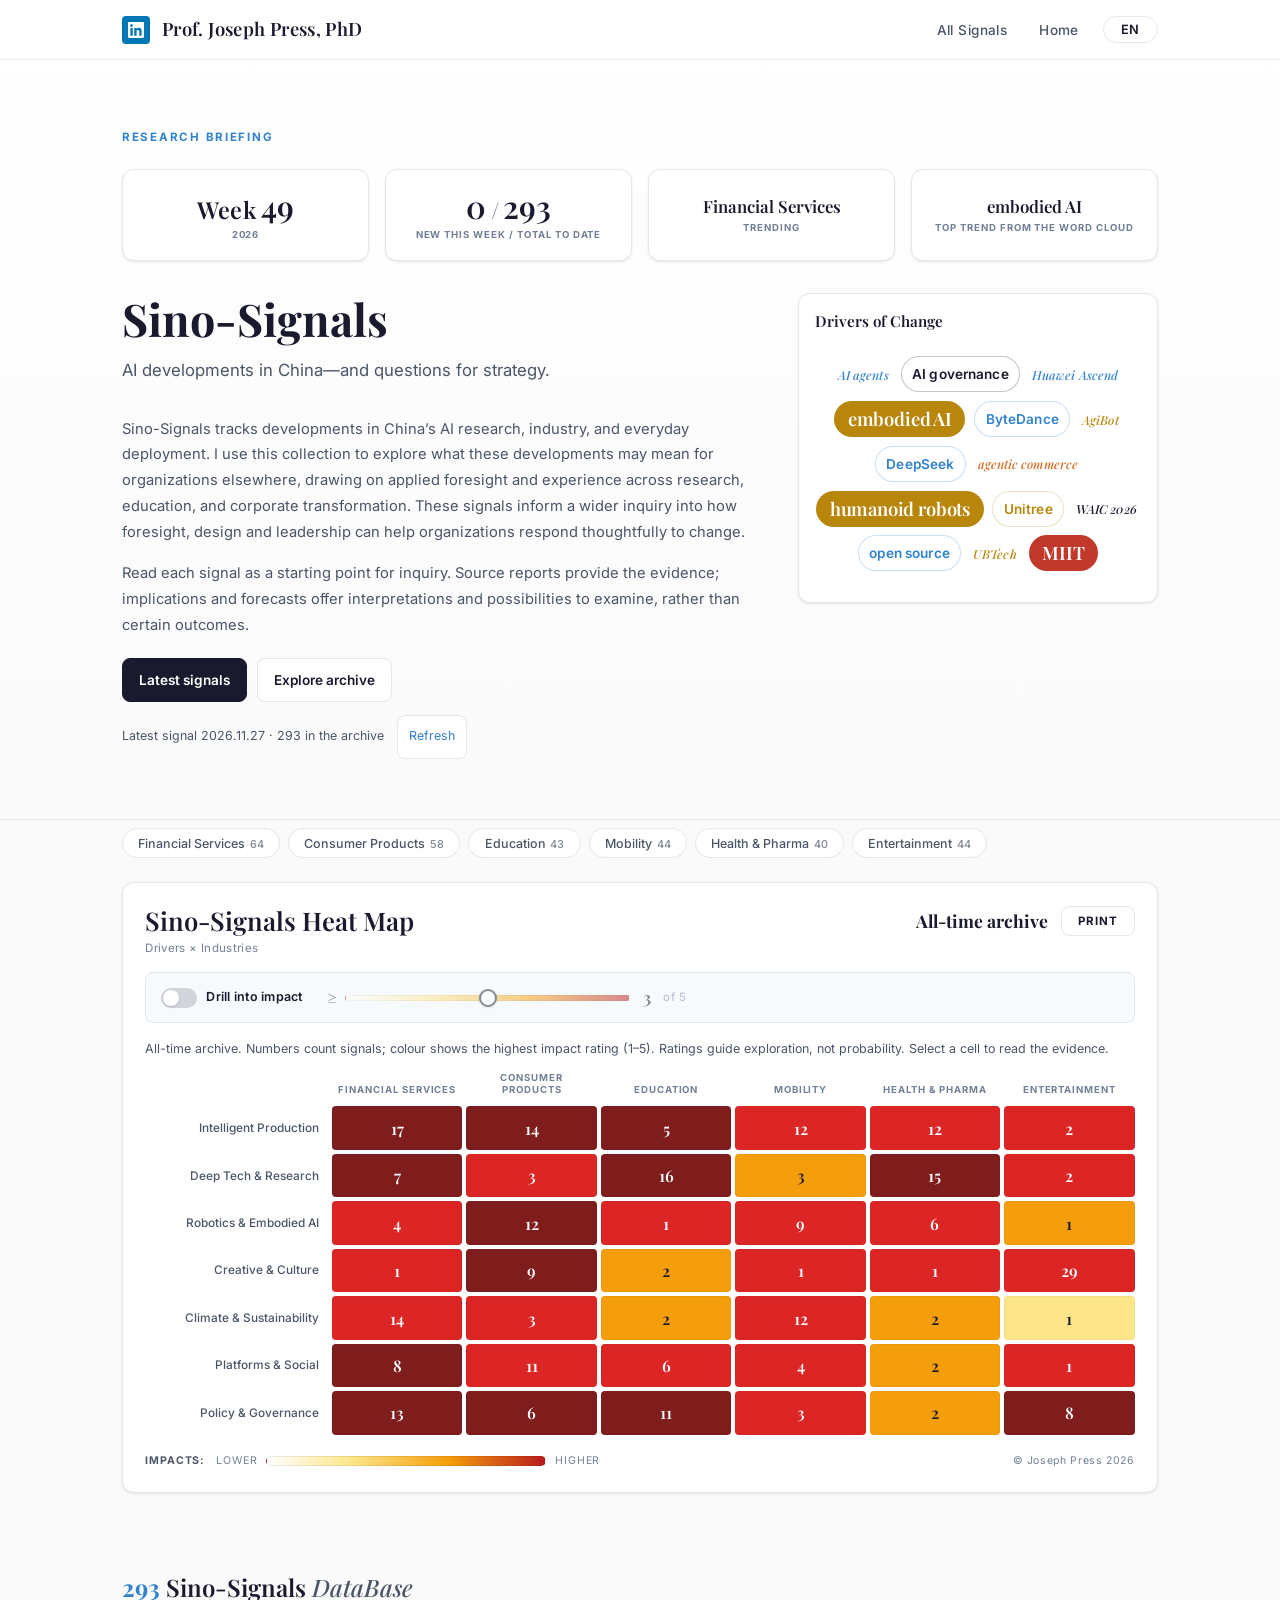
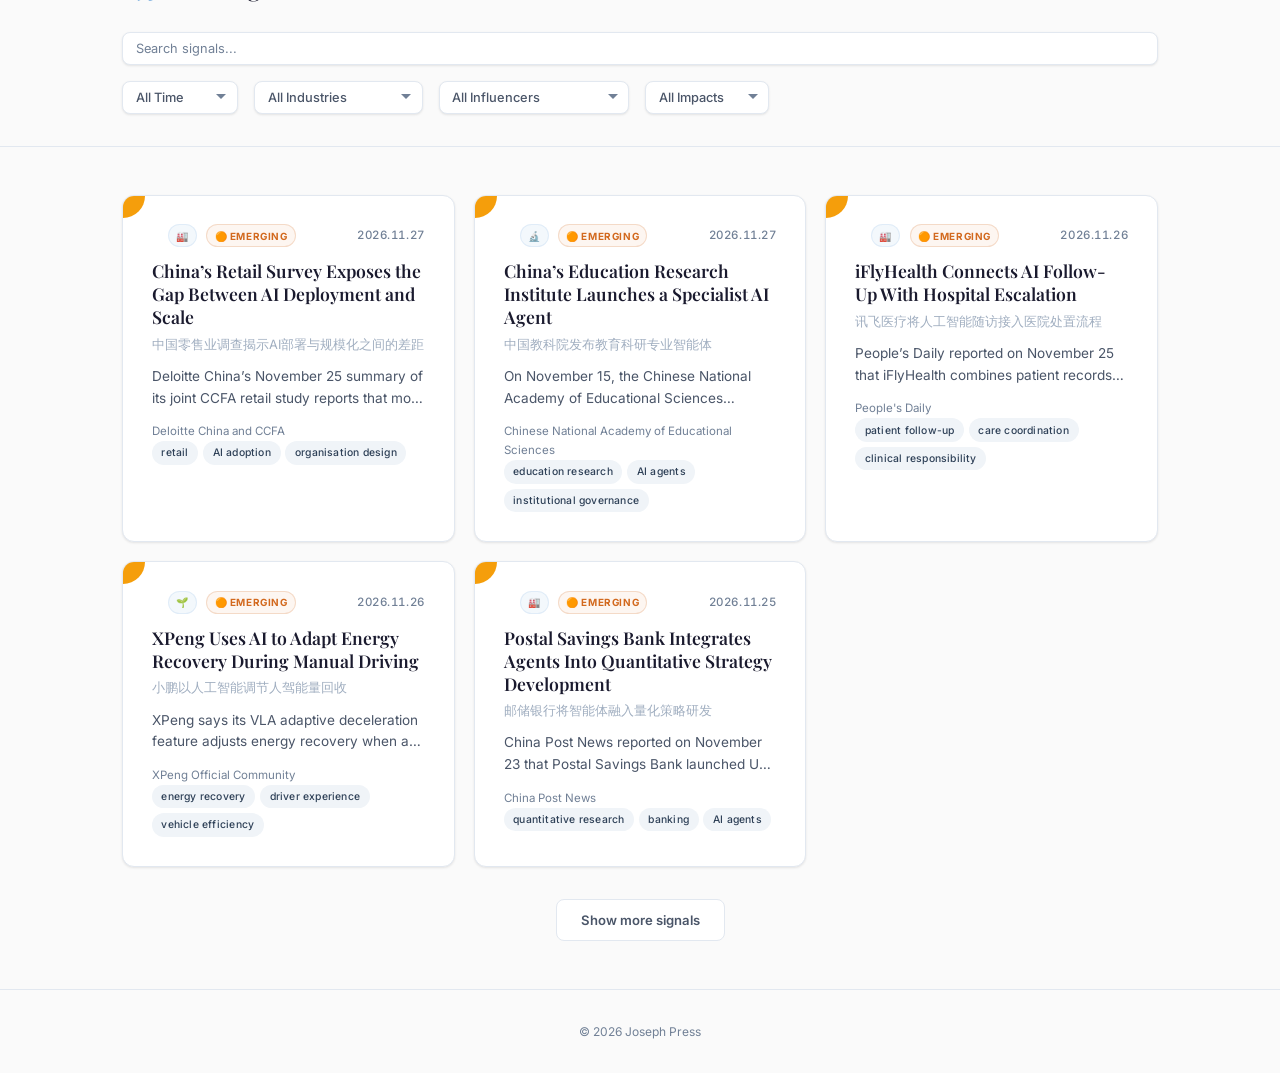
<file: sino-signals/index.html>
<!DOCTYPE html>
<html lang="en">
<head>
<meta charset="UTF-8">
<meta name="viewport" content="width=device-width, initial-scale=1.0">
<title>Sino-Signals — AI Research &amp; Perspectives from China | Joseph Press</title>
<meta name="description" content="AI developments in China, explored through applied foresight. Joseph Press considers the evidence, possible implications and questions for organizations.">

<!-- Open Graph -->
<meta property="og:title" content="Sino-Signals — AI Research &amp; Perspectives from China">
<meta property="og:description" content="A research briefing on AI in China: reported developments, possible implications, and questions for organizations.">
<meta property="og:url" content="https://www.josephpress.com/sino-signals/">
<meta property="og:type" content="website">
<meta name="twitter:card" content="summary_large_image">

<!-- Favicon -->
<link rel="icon" href="data:image/svg+xml,<svg xmlns='http://www.w3.org/2000/svg' viewBox='0 0 100 100'><text y='.9em' font-size='90'>◆</text></svg>">

<link rel="preconnect" href="https://fonts.googleapis.com">
<link rel="preconnect" href="https://fonts.gstatic.com" crossorigin>
<link href="https://fonts.googleapis.com/css2?family=Inter:wght@400;500;600;700&family=Playfair+Display:wght@600;700&display=swap" rel="stylesheet">

<style>
  *, *::before, *::after { box-sizing: border-box; margin: 0; padding: 0; }

  :root {
    --navy: #1a1a2e;
    --slate: #2e4057;
    --medium: #4a5568;
    --light: #718096;
    --pale: #e2e8f0;
    --bg: #fafafa;
    --bg-card: #ffffff;
    --bg-card-hover: #f7f9fc;
    --bg-elevated: #f0f4f8;
    --white: #ffffff;
    --text-primary: #1a1a2e;
    --text-secondary: #4a5568;
    --text-tertiary: #718096;
    --text-cn: #a0aec0;
    --border: #e2e8f0;
    --border-hover: #cbd5e0;
    --accent: #3182ce;
    --accent-dim: rgba(49,130,206,0.1);
    --warm: #f7f5f2;
    --strength-weak: #B8860B;
    --strength-emerging: #D2691E;
    --strength-strong: #C0392B;
    --shadow-sm: 0 1px 3px rgba(0,0,0,0.06), 0 1px 2px rgba(0,0,0,0.04);
    --shadow-md: 0 4px 16px rgba(0,0,0,0.06), 0 2px 6px rgba(0,0,0,0.04);
    --shadow-lg: 0 10px 30px rgba(0,0,0,0.08), 0 4px 12px rgba(0,0,0,0.04);
    --radius-sm: 8px;
    --radius-md: 12px;
    --radius-lg: 16px;
  }

  html { scroll-behavior: smooth; font-size: 16px; }

  body {
    font-family: 'Inter', -apple-system, BlinkMacSystemFont, sans-serif;
    color: var(--text-primary); background: var(--bg);
    line-height: 1.65; -webkit-font-smoothing: antialiased;
  }

  ::selection { background: rgba(49,130,206,0.15); }

  a { color: var(--accent); text-decoration: none; }
  a:hover { text-decoration: underline; }

  /* NAV */
  nav {
    position: fixed; top: 0; left: 0; right: 0; z-index: 100;
    background: rgba(255,255,255,0.92); backdrop-filter: blur(12px);
    border-bottom: 1px solid var(--pale); transition: box-shadow 0.3s;
  }
  nav.scrolled { box-shadow: var(--shadow-sm); }
  .nav-inner {
    max-width: 1100px; margin: 0 auto; padding: 0.9rem 2rem;
    display: flex; align-items: center; justify-content: space-between;
  }
  .nav-left { display: flex; align-items: center; gap: 0.75rem; }
  .nav-name {
    font-family: 'Playfair Display', serif;
    font-weight: 600; font-size: 1.15rem; color: var(--navy);
    text-decoration: none; letter-spacing: 0.02em;
  }
  .nav-linkedin {
    display: inline-flex; align-items: center; justify-content: center;
    width: 28px; height: 28px; border-radius: 4px;
    background: #0077b5; color: #fff; text-decoration: none;
    transition: background 0.2s;
  }
  .nav-linkedin:hover { background: #005f8d; }
  .nav-right { display: flex; align-items: center; gap: 1.5rem; }
  .nav-links { display: flex; gap: 2rem; list-style: none; }
  .nav-links a {
    text-decoration: none; color: var(--text-secondary);
    font-size: 0.85rem; font-weight: 500; letter-spacing: 0.03em;
  }
  .nav-links a:hover { color: var(--text-primary); text-decoration: none; }
  /* Tuck the language pill snug against the hamburger */
  .lang-select + .hamburger { margin-left: -0.85rem; }

  /* LANGUAGE SELECT — same component as josephpress.com's nav: arrow indicator
     suppressed, width hugs content. Kept pixel-identical to that page's CSS. */
  .lang-select {
    appearance: none; -webkit-appearance: none; -moz-appearance: none;
    background: var(--white); background-image: none;
    color: var(--navy);
    border: 1px solid var(--pale); border-radius: 20px;
    padding: 0.32rem 0.85rem;
    font-family: inherit; font-size: 0.8rem; font-weight: 600;
    cursor: pointer; user-select: none;
    width: auto; min-width: 0;
    text-align: center; text-align-last: center;
    transition: border-color 0.2s, background-color 0.2s;
  }
  .lang-select::-ms-expand { display: none; }
  .lang-select:hover { border-color: var(--slate); }
  .lang-select:focus { outline: none; border-color: var(--accent); box-shadow: 0 0 0 3px rgba(49,130,206,0.15); }

  .hamburger {
    display: none; background: none; border: none; cursor: pointer;
    width: 44px; height: 44px;
    flex-direction: column; align-items: center; justify-content: center;
    gap: 5px; padding: 0;
  }
  .hamburger span { display: block; width: 22px; height: 2px; background: var(--navy); transition: 0.3s; }

  /* EN / FR / ZH interface toggle — signal content (title_en/title_cn, body text)
     is untouched; this only shows/hides the trilingual chrome wrapped in [data-lang]. */
  [data-lang="zh"], [data-lang="fr"] { display: none; }
  body.zh [data-lang="zh"] { display: initial; }
  body.zh [data-lang="en"], body.zh [data-lang="fr"] { display: none; }
  body.fr [data-lang="fr"] { display: initial; }
  body.fr [data-lang="en"], body.fr [data-lang="zh"] { display: none; }
  body.zh div[data-lang="zh"], body.zh p[data-lang="zh"],
  body.zh h1[data-lang="zh"], body.zh h2[data-lang="zh"], body.zh h3[data-lang="zh"],
  body.zh li[data-lang="zh"] { display: block; }
  body.fr div[data-lang="fr"], body.fr p[data-lang="fr"],
  body.fr h1[data-lang="fr"], body.fr h2[data-lang="fr"], body.fr h3[data-lang="fr"],
  body.fr li[data-lang="fr"] { display: block; }
  span[data-lang="zh"], span[data-lang="fr"] { display: none; }
  body.zh span[data-lang="zh"] { display: inline; }
  body.zh span[data-lang="en"] { display: none; }
  body.fr span[data-lang="fr"] { display: inline; }
  body.fr span[data-lang="en"] { display: none; }
  .kpi-num .kpi-suffix {
    font-size: 0.75em; font-weight: 600;
    letter-spacing: 0.02em;
    margin-left: 0.15em;
  }

  @media (max-width: 768px) {
    .nav-links { display: none; }
    .hamburger { display: flex; }
    .nav-links.open {
      display: flex; flex-direction: column;
      position: absolute; top: 100%; left: 0; right: 0;
      background: var(--white); padding: 1.5rem 2rem;
      border-bottom: 1px solid var(--pale); gap: 1rem;
    }
  }

  /* LAYOUT */
  .container { max-width: 1100px; margin: 0 auto; padding: 0 2rem; }
  section { padding: 5rem 0; }
  .section-label {
    font-size: 0.72rem; font-weight: 700; letter-spacing: 0.15em;
    text-transform: uppercase; color: var(--accent); margin-bottom: 1.4rem;
  }

  /* HERO HEADER */
  .site-header {
    padding: 8rem 0 3rem;
    background: linear-gradient(180deg, var(--white) 0%, var(--bg) 100%);
    border-bottom: 1px solid var(--pale);
  }
  .header-layout {
    /* Float-based: KPI block on the right, title/intro text wraps around it */
  }
  .header-layout::after {
    content: ""; display: block; clear: both;
  }
  .header-left { max-width: none; }
  .header-left h1 {
    font-family: 'Playfair Display', serif;
    font-size: 2.8rem; font-weight: 700; line-height: 1.15;
    color: var(--navy); margin-bottom: 0.75rem;
  }
  .header-tagline {
    font-size: 1.05rem; color: var(--medium); line-height: 1.65;
    margin-bottom: 2rem;
  }
  .header-intro {
    font-size: 0.92rem; color: var(--medium); line-height: 1.75;
    margin-bottom: 0;
  }
  .header-intro p {
    margin-bottom: 1rem;
  }
  .header-intro p:last-child {
    margin-bottom: 0;
  }
  .header-kpis {
    /* Top strip above the Intelligence Briefing label: 4 KPI cards in a row */
    display: grid;
    grid-template-columns: repeat(4, 1fr);
    gap: 1rem;
    margin: 0 0 2rem 0;
  }
  @media (max-width: 760px) {
    .header-kpis { grid-template-columns: repeat(2, 1fr); gap: 0.6rem; }
  }
  /* "Trending" panel floated to the right within the header */
  .header-wordcloud {
    float: right;
    width: 360px;
    margin: 0 0 1.5rem 2rem;
  }
  @media (max-width: 900px) {
    .header-wordcloud { width: 280px; margin-left: 1.5rem; }
  }
  @media (max-width: 600px) {
    /* MOBILE REORDER — wordcloud below title/intro; dashboard hidden */
    .header-layout {
      display: flex;
      flex-direction: column;
    }
    .header-left { order: 1; }
    .header-wordcloud {
      order: 2;
      float: none;
      width: 100%;
      height: auto !important;
      margin: 1.5rem 0 0 0;
    }
    .header-wordcloud .wordcloud-wrap { min-height: 0; max-height: none; }
    /* Bigger Trending title on mobile */
    .header-wordcloud .panel-title {
      font-family: 'Playfair Display', serif;
      font-size: 1.5rem; font-weight: 600;
      color: var(--navy);
      margin-bottom: 0.6rem;
    }
    /* KPI cards — soft pastel backgrounds, one per tile */
    .header-kpis .kpi-tile:nth-child(1) { background: #fef3c7; border-color: #fde68a; }
    .header-kpis .kpi-tile:nth-child(2) { background: #dbeafe; border-color: #bfdbfe; }
    .header-kpis .kpi-tile:nth-child(3) { background: #dcfce7; border-color: #bbf7d0; }
    .header-kpis .kpi-tile:nth-child(4) { background: #fce7f3; border-color: #fbcfe8; }
    .header-kpis .kpi-tile { box-shadow: none; }
    /* Skip the heatmap dashboard */
    .dashboard-section { display: none; }
    .filter-bar { margin-top: 0; }
  }
  /* Mobile DOM tag cloud — three tiers for visual hierarchy */
  .mobile-tagcloud {
    display: flex; flex-wrap: wrap;
    gap: 0.4rem 0.5rem;
    align-items: center;
    padding: 0.3rem 0;
    line-height: 1.4;
  }
  .mtag { transition: opacity 0.15s, transform 0.15s; }
  .mtag:active { opacity: 0.7; transform: scale(0.96); }
  /* Tier 1: large serif pills for the most frequent tags */
  .mtag-pill {
    font-family: 'Playfair Display', serif;
    font-weight: 600;
    font-size: 1.15rem;
    color: var(--white);
    padding: 0.3rem 0.85rem;
    border-radius: 999px;
    letter-spacing: -0.01em;
    line-height: 1.2;
  }
  /* Tier 2: medium bordered chips */
  .mtag-chip {
    font-family: 'Inter', sans-serif;
    font-weight: 600;
    font-size: 0.85rem;
    padding: 0.2rem 0.65rem;
    border-radius: 999px;
    border: 1.5px solid;
    background: rgba(255,255,255,0.6);
    letter-spacing: 0.01em;
  }
  /* Tier 3: small plain text, italic for visual contrast */
  .mtag-plain {
    font-family: 'Playfair Display', serif;
    font-style: italic;
    font-weight: 500;
    font-size: 0.78rem;
    padding: 0 0.2rem;
    letter-spacing: 0.005em;
  }
  /* DASHBOARD SECTION */
  .dashboard-section {
    padding: 0.5rem 0 3rem;
    background: var(--bg);
  }
  /* KPI tiles (used inside .header-kpis container) */
  .kpi-tile {
    background: var(--white); border: 1px solid var(--pale);
    border-radius: var(--radius-md); padding: 0.95rem 0.85rem;
    text-align: center; box-shadow: var(--shadow-sm);
    display: flex; flex-direction: column; justify-content: center;
    min-height: 92px;
  }
  .kpi-link {
    cursor: pointer;
    transition: transform 0.15s ease, box-shadow 0.15s ease, border-color 0.15s ease;
  }
  .kpi-link:hover {
    border-color: var(--accent);
    transform: translateY(-2px);
    box-shadow: 0 6px 18px rgba(0,0,0,0.08);
  }
  .kpi-link:focus-visible {
    outline: 2px solid var(--accent);
    outline-offset: 2px;
  }
  .kpi-num {
    font-family: 'Playfair Display', serif;
    font-size: 1.95rem; font-weight: 600; color: var(--navy);
    line-height: 1.05; margin-bottom: 0.4rem;
    overflow-wrap: anywhere;
  }
  .kpi-num.kpi-num-text {
    /* For non-numeric KPI values (industry names, tags) */
    font-size: 1.05rem; letter-spacing: 0;
    line-height: 1.2;
  }
  .kpi-num .kpi-prefix {
    /* "Week" prefix before the number — slightly smaller, same color */
    font-size: 0.75em; font-weight: 600;
    letter-spacing: 0.02em;
    margin-right: 0.18em;
  }
  .kpi-num .kpi-divider {
    /* Slash between two numbers — smaller, lighter, visually balances 8 / 57 */
    font-size: 0.72em; font-weight: 400;
    color: var(--text-tertiary);
    margin: 0 0.18em;
    vertical-align: baseline;
  }
  .kpi-label {
    font-size: 0.6rem; font-weight: 700; letter-spacing: 0.1em;
    text-transform: uppercase; color: var(--text-tertiary);
    line-height: 1.3;
  }
  .lens-switcher {
    display: flex; flex-wrap: wrap; gap: 0.5rem;
    margin-bottom: 1.5rem; align-items: center;
  }
  .lens-label {
    font-size: 0.66rem; font-weight: 700; letter-spacing: 0.12em;
    text-transform: uppercase; color: var(--text-tertiary); margin-right: 0.4rem;
  }
  .lens-chip {
    background: var(--white); border: 1px solid var(--pale);
    border-radius: 999px; padding: 0.4rem 0.95rem;
    font-size: 0.78rem; font-weight: 500; color: var(--text-secondary);
    font-family: inherit; cursor: pointer;
    transition: background 0.15s, color 0.15s, border-color 0.15s;
  }
  .lens-chip:hover { border-color: var(--border-hover); color: var(--navy); }
  .lens-chip.active {
    background: var(--navy); color: var(--white); border-color: var(--navy);
  }
  .lens-count { font-size: 0.68rem; opacity: 0.7; margin-left: 0.3rem; }
  .dashboard-main {
    /* Heat map takes the full container width now that the cloud is in the header */
    display: block;
  }
  .heatmap-panel {
    width: 100%;
  }
  .panel {
    background: var(--white); border: 1px solid var(--pale);
    border-radius: var(--radius-md); padding: 1.4rem;
    box-shadow: var(--shadow-sm);
  }
  .panel-title {
    font-family: 'Playfair Display', serif;
    font-size: 1.05rem; font-weight: 600; color: var(--navy);
    margin-bottom: 0.2rem;
  }
  .panel-subtitle {
    font-size: 0.72rem; color: var(--text-tertiary); letter-spacing: 0.03em;
    margin-bottom: 1rem;
  }
  .chart-canvas-wrap { position: relative; height: 290px; }
  .wordcloud-wrap {
    position: relative;
    width: 100%;
    flex: 1 1 auto;
    min-height: 120px;
  }
  #wordcloud {
    width: 100%; height: 100%;
    display: block;
    cursor: pointer;
  }
  .wordcloud-empty {
    display: flex; align-items: center; justify-content: center;
    height: 100%;
    font-size: 0.78rem; color: var(--text-tertiary);
  }
  /* The "Trending" panel matches the header text block height (sized via JS) */
  .header-wordcloud.panel {
    padding: 0.9rem 1rem;
    display: flex;
    flex-direction: column;
  }
  .header-wordcloud .panel-title {
    font-size: 0.95rem;
    margin-bottom: 0.4rem;
    flex: 0 0 auto;
  }

  @media (max-width: 1024px) {
    /* heat map already full width by default; cells just shrink */
  }
  @media (max-width: 768px) {
    .header-kpis { grid-template-columns: repeat(2, 1fr); }
    .kpi-num { font-size: 1.55rem; }
    .kpi-num.kpi-num-text { font-size: 0.95rem; }
    .kpi-tile { padding: 0.75rem 0.55rem; min-height: 78px; }
  }

  /* HEAT MAP */
  .heatmap-wrap {
    display: grid;
    grid-template-columns: minmax(150px, 1.4fr) repeat(6, 1fr);
    gap: 4px;
    font-family: inherit;
  }
  .heatmap-corner { /* top-left blank */ }
  .heatmap-collabel {
    font-size: 0.6rem; font-weight: 700; letter-spacing: 0.1em;
    text-transform: uppercase; color: var(--text-tertiary);
    text-align: center; padding: 0 0.2rem 0.45rem;
    align-self: end; line-height: 1.2;
  }
  .heatmap-rowlabel {
    display: flex; align-items: center; justify-content: flex-end;
    font-size: 0.74rem; font-weight: 500;
    color: var(--text-secondary); padding-right: 0.55rem;
    text-align: right; line-height: 1.2;
  }
  .heatmap-cell {
    aspect-ratio: 3 / 1;
    border-radius: 4px;
    display: flex; align-items: center; justify-content: center;
    cursor: pointer;
    font-family: 'Playfair Display', serif;
    font-size: 1.0rem; font-weight: 600; color: var(--navy);
    transition: transform 0.12s, box-shadow 0.15s, filter 0.15s;
    border: 1px solid rgba(0,0,0,0.04);
  }
  .heatmap-cell.empty {
    background: #f5f6f8; color: #cbd5e0; cursor: default;
    font-family: inherit; font-size: 0.75rem; font-weight: 400;
    border-color: transparent;
  }
  .heatmap-cell:not(.empty):hover {
    transform: scale(1.05);
    box-shadow: var(--shadow-sm);
    filter: brightness(0.96);
  }
  .heatmap-header {
    display: flex; align-items: flex-start; justify-content: space-between;
    gap: 1rem; margin-bottom: 0.9rem;
  }
  .heatmap-titlegroup { min-width: 0; }
  .heatmap-titlegroup .panel-title {
    font-size: 1.6rem; line-height: 1.15;
    margin-bottom: 0.25rem;
  }
  .heatmap-titlegroup .panel-subtitle { margin-bottom: 0; }
  .heatmap-meta {
    display: flex; align-items: center; gap: 0.85rem;
    flex-shrink: 0;
  }
  .heatmap-weekyear {
    font-family: 'Playfair Display', serif;
    font-size: 1.1rem; font-weight: 700; color: var(--navy);
    text-align: right; line-height: 1.15;
    letter-spacing: 0;
  }
  .heatmap-print {
    background: var(--white); color: var(--navy);
    border: 1px solid var(--pale); border-radius: var(--radius-sm);
    padding: 0.45rem 0.95rem; font-size: 0.72rem; font-weight: 700;
    letter-spacing: 0.1em; text-transform: uppercase;
    font-family: inherit; cursor: pointer;
    transition: background 0.15s, border-color 0.15s, color 0.15s;
  }
  .heatmap-print:hover {
    background: var(--navy); color: var(--white); border-color: var(--navy);
  }
  /* HEAT MAP CONTROLS — toggle + slider */
  .heatmap-controls {
    display: flex; align-items: center; gap: 1.5rem;
    flex-wrap: wrap;
    margin-bottom: 1rem;
    padding: 0.65rem 0.9rem;
    background: rgba(49,130,206,0.04);
    border: 1px solid var(--pale);
    border-radius: var(--radius-sm);
  }
  .impact-toggle {
    display: inline-flex; align-items: center; gap: 0.6rem;
    cursor: pointer; user-select: none;
    font-size: 0.78rem; font-weight: 500; color: var(--text-secondary);
  }
  .impact-toggle input { position: absolute; width: 1px; height: 1px; opacity: 0; }
  .impact-toggle input:focus-visible + .impact-toggle-track { outline: 3px solid var(--accent); outline-offset: 4px; }
  .impact-toggle-track {
    position: relative;
    width: 36px; height: 20px;
    background: #d1d5db; border-radius: 999px;
    transition: background 0.2s;
    flex-shrink: 0;
  }
  .impact-toggle-thumb {
    position: absolute; top: 2px; left: 2px;
    width: 16px; height: 16px;
    background: var(--white); border-radius: 50%;
    box-shadow: 0 1px 3px rgba(0,0,0,0.15);
    transition: left 0.2s, background 0.2s;
  }
  .impact-toggle input:checked + .impact-toggle-track {
    background: var(--accent);
  }
  .impact-toggle input:checked + .impact-toggle-track .impact-toggle-thumb {
    left: 18px;
  }
  .impact-toggle-text { font-weight: 600; color: var(--navy); letter-spacing: 0.02em; }
  .impact-slider-group {
    display: flex; align-items: center; gap: 0.55rem;
    flex: 1; min-width: 200px; max-width: 360px;
    opacity: 0.5; transition: opacity 0.2s;
  }
  .impact-slider-group.active { opacity: 1; }
  .impact-slider-label {
    font-family: 'Playfair Display', serif;
    font-size: 1rem; font-weight: 700; color: var(--navy);
  }
  #impactSlider {
    flex: 1;
    -webkit-appearance: none; appearance: none;
    height: 6px; border-radius: 3px;
    background: linear-gradient(to right,
      #ffffff 0%, #fde68a 30%, #f59e0b 65%, #b91c1c 100%);
    outline: none;
    border: 1px solid rgba(0,0,0,0.08);
  }
  #impactSlider::-webkit-slider-thumb {
    -webkit-appearance: none; appearance: none;
    width: 18px; height: 18px;
    border-radius: 50%;
    background: var(--white); border: 2px solid var(--navy);
    cursor: pointer;
    box-shadow: 0 1px 3px rgba(0,0,0,0.2);
  }
  #impactSlider::-moz-range-thumb {
    width: 18px; height: 18px; border-radius: 50%;
    background: var(--white); border: 2px solid var(--navy);
    cursor: pointer;
  }
  #impactSlider:disabled { cursor: not-allowed; }
  .impact-slider-value {
    font-family: 'Playfair Display', serif;
    font-size: 1.05rem; font-weight: 700; color: var(--navy);
    min-width: 1rem; text-align: center;
  }
  .impact-slider-hint {
    font-size: 0.72rem; color: var(--text-tertiary);
    letter-spacing: 0.05em;
  }
  @media (max-width: 600px) {
    .heatmap-controls { flex-direction: column; align-items: stretch; gap: 0.75rem; }
    .impact-slider-group { max-width: none; }
  }
  .heatmap-footer {
    display: flex; align-items: center; justify-content: space-between;
    gap: 1rem; margin-top: 1.1rem;
  }
  .heatmap-legend {
    display: flex; align-items: center; gap: 0.55rem;
    font-size: 0.66rem; color: var(--text-tertiary);
    letter-spacing: 0.08em; text-transform: uppercase;
  }
  .heatmap-legend .legend-label { white-space: nowrap; }
  .heatmap-legend .legend-prefix {
    font-weight: 700; color: var(--text-secondary);
    margin-right: 0.15rem;
  }
  .heatmap-legend-bar {
    flex: 0 0 280px; height: 10px; border-radius: 5px;
    /* Impact gradient: white -> yellow -> orange -> red */
    background: linear-gradient(to right,
      #ffffff 0%,
      #fde68a 30%,
      #f59e0b 65%,
      #b91c1c 100%);
    border: 1px solid rgba(0,0,0,0.08);
  }
  .heatmap-copyright {
    font-size: 0.66rem; letter-spacing: 0.06em;
    color: var(--text-tertiary); text-align: right;
    white-space: nowrap;
  }
  @media (max-width: 600px) {
    .heatmap-footer { flex-direction: column; align-items: flex-start; gap: 0.5rem; }
  }
  /* Print mode: hide everything except the heat map panel */
  @media print {
    body * { visibility: hidden; }
    .heatmap-panel, .heatmap-panel * { visibility: visible; }
    .heatmap-panel {
      position: absolute; top: 0; left: 0; right: 0;
      width: 100%; box-shadow: none; border: none;
      padding: 1rem;
    }
    .heatmap-print { display: none; }
    .dashboard-section { padding: 0; }
  }
  @media (max-width: 600px) {
    .heatmap-header { flex-direction: column; align-items: stretch; }
    .heatmap-meta { justify-content: space-between; }
    .heatmap-weekyear { text-align: left; }
  }
  @media (max-width: 768px) {
    .heatmap-wrap { grid-template-columns: minmax(100px, 1.1fr) repeat(6, 1fr); gap: 3px; }
    .heatmap-rowlabel { font-size: 0.62rem; padding-right: 0.3rem; }
    .heatmap-collabel { font-size: 0.5rem; }
    .heatmap-cell { font-size: 0.85rem; }
  }

  /* FILTER BAR */
  .filter-bar {
    padding: 2rem 0; border-bottom: 1px solid var(--pale);
    background: rgba(250,250,250,0.95); position: static;
  }
  .filter-bar-inner {
    display: flex; gap: 1rem; align-items: center; flex-wrap: wrap;
  }
  /* "N Sino-Signals DataBase" title — same scale as Trending */
  .filter-title {
    font-family: 'Playfair Display', serif;
    font-size: 1.5rem; font-weight: 600;
    color: var(--navy);
    width: 100%; margin: 0 0 0.85rem 0;
    line-height: 1.2;
  }
  .filter-title-num { color: var(--accent); font-weight: 700; }
  .filter-title-accent { font-style: italic; color: var(--text-secondary); font-weight: 500; }
  .filter-search-row {
    width: 100%; display: flex;
  }
  .search-input {
    background: var(--white); color: var(--navy);
    border: 1px solid var(--pale); padding: 0.5rem 0.8rem;
    border-radius: var(--radius-sm);
    font-size: 0.8rem; font-family: inherit; font-weight: 400;
    flex: 1; min-width: 200px;
    box-shadow: var(--shadow-sm); transition: border-color 0.2s, box-shadow 0.2s;
  }
  .search-input::placeholder { color: var(--light); }
  .search-input:focus { outline: none; border-color: var(--accent); box-shadow: 0 0 0 3px var(--accent-dim); }
  .filter-select {
    background: var(--white); color: var(--medium);
    border: 1px solid var(--pale); padding: 0.5rem 0.8rem;
    border-radius: var(--radius-sm);
    font-size: 0.8rem; font-family: inherit; font-weight: 500;
    cursor: pointer; appearance: none;
    box-shadow: var(--shadow-sm);
    background-image: url("data:image/svg+xml,%3Csvg xmlns='http://www.w3.org/2000/svg' width='12' height='12' fill='%23718096'%3E%3Cpath d='M6 8L1 3h10z'/%3E%3C/svg%3E");
    background-repeat: no-repeat; background-position: right 0.6rem center;
    padding-right: 2rem; transition: border-color 0.2s, box-shadow 0.2s;
  }
  .filter-select:focus { outline: none; border-color: var(--accent); box-shadow: 0 0 0 3px var(--accent-dim); }
  .filter-controls {
    display: flex; gap: 1rem; flex-wrap: wrap; width: 100%;
  }
  .filter-count {
    font-family: 'Playfair Display', serif;
    font-size: 1.95rem; font-weight: 600; color: var(--navy);
    line-height: 1; letter-spacing: 0;
    margin-right: 0.5rem;
    display: inline-flex; align-items: center;
    min-width: 2.5rem;
  }
  .filter-count .filter-count-label {
    font-family: 'Inter', sans-serif;
    font-size: 0.6rem; font-weight: 700; letter-spacing: 0.1em;
    text-transform: uppercase; color: var(--text-tertiary);
    margin-left: 0.45rem; line-height: 1.2;
  }

  @media (max-width: 600px) {
    .filter-bar-inner { flex-direction: column; align-items: stretch; gap: 0.75rem; }
    .filter-search-row { width: 100%; }
    .search-input { min-width: 0; width: 100%; }
    .filter-controls { flex-direction: column; align-items: stretch; gap: 0.5rem; }
    .filter-select { width: 100%; }
  }

  /* SIGNAL GRID */
  .signal-grid {
    display: grid; grid-template-columns: repeat(3, 1fr); gap: 1.2rem;
    padding: 0;
  }
  .signal-grid-wrapper { padding: 3rem 0; }

  .signal-tile {
    background: var(--white); padding: 1.8rem;
    cursor: pointer; border: 1px solid var(--pale);
    border-radius: var(--radius-md); box-shadow: var(--shadow-sm);
    transition: box-shadow 0.2s, border-color 0.2s, transform 0.2s;
    position: relative; overflow: hidden;
  }
  /* Impact-colored quarter-circle in the top-left corner of each tile */
  .tile-impact-corner {
    position: absolute;
    top: 0; left: 0;
    width: 22px; height: 22px;
    border-bottom-right-radius: 22px;
    pointer-events: none;
  }
  /* Date pushed to the right edge of the meta row */
  .tile-date-right { margin-left: auto; font-variant-numeric: tabular-nums; }
  /* Meta row leaves space for the impact corner */
  .signal-tile .tile-meta { padding-left: 1rem; }
  .signal-tile:hover { box-shadow: var(--shadow-md); border-color: var(--border-hover); transform: translateY(-2px); }
  .signal-tile.synthesis {
    grid-column: 1 / -1;
    border-left: 3px solid var(--accent);
    background: linear-gradient(90deg, rgba(49,130,206,0.03) 0%, var(--white) 15%);
  }
  .tile-meta {
    display: flex; align-items: center; gap: 0.6rem;
    margin-bottom: 0.8rem; flex-wrap: wrap;
  }
  .tile-date {
    font-size: 0.72rem; color: var(--text-tertiary); font-weight: 500;
    letter-spacing: 0.05em;
  }
  .tile-badge {
    font-size: 0.62rem; font-weight: 700; letter-spacing: 0.06em;
    text-transform: uppercase; padding: 0.15rem 0.45rem;
    border: 1px solid var(--pale); border-radius: 16px;
  }
  .signal-tile h3 {
    font-family: 'Playfair Display', serif;
    font-size: 1.1rem; font-weight: 600; color: var(--text-primary);
    line-height: 1.3; margin-bottom: 0.3rem;
  }
  .tile-title-cn {
    font-size: 0.8rem; color: var(--text-cn); margin-bottom: 0.7rem;
  }
  .tile-summary {
    font-size: 0.85rem; color: var(--text-secondary); line-height: 1.6;
    display: -webkit-box; -webkit-line-clamp: 2; -webkit-box-orient: vertical;
    overflow: hidden; margin-bottom: 0.8rem;
  }
  .tile-footer {
    display: flex; align-items: center; justify-content: space-between;
    flex-wrap: wrap; gap: 0.5rem;
  }
  .tile-source {
    font-size: 0.72rem; color: var(--text-tertiary);
  }
  .tile-tags {
    display: flex; gap: 0.3rem; flex-wrap: wrap;
  }
  .tag {
    font-size: 0.65rem; font-weight: 500; padding: 0.2rem 0.6rem;
    background: var(--bg-elevated); color: var(--slate);
    letter-spacing: 0.02em; border-radius: 16px;
  }
  .tile-trajectory {
    font-size: 0.65rem; color: var(--accent); font-weight: 600;
    letter-spacing: 0.05em; text-transform: uppercase;
    display: flex; align-items: center; gap: 0.3rem;
  }

  .show-more-btn {
    display: block; margin: 2rem auto 0;
    background: var(--white); border: 1px solid var(--pale);
    padding: 0.75rem 1.5rem; border-radius: var(--radius-sm);
    font-size: 0.82rem; font-weight: 600; color: var(--medium);
    cursor: pointer; font-family: inherit;
    transition: all 0.2s;
  }
  .show-more-btn:hover {
    background: var(--white); border-color: var(--border-hover);
    box-shadow: var(--shadow-md); color: var(--navy);
  }

  @media (max-width: 1024px) {
    .signal-grid { grid-template-columns: repeat(2, 1fr); }
  }
  @media (max-width: 768px) {
    .signal-grid { grid-template-columns: 1fr; }
    .signal-tile.synthesis { grid-column: 1; }
  }

  /* EXPANDED SIGNAL VIEW */
  .signal-expanded {
    display: none; padding: 3rem 0; border-bottom: 1px solid var(--pale);
  }
  .signal-expanded.active { display: block; }
  .expanded-back {
    font-size: 0.82rem; color: var(--accent); font-weight: 600;
    letter-spacing: 0.03em;
    cursor: pointer; margin-bottom: 2rem; display: inline-flex;
    align-items: center; gap: 0.4rem;
    border: 1px solid var(--accent-dim); border-radius: var(--radius-sm);
    background: rgba(49,130,206,0.04); font-family: inherit;
    padding: 0.5rem 1rem; transition: all 0.2s;
  }
  .expanded-back:hover { background: rgba(49,130,206,0.1); border-color: var(--accent); }
  .expanded-back-bottom { margin-top: 2.5rem; margin-bottom: 1rem; }
  .expanded-meta {
    display: flex; align-items: center; gap: 1rem;
    margin-bottom: 1.2rem; flex-wrap: wrap;
  }
  .expanded-title {
    font-family: 'Playfair Display', serif;
    font-size: 2rem; font-weight: 600; color: var(--text-primary);
    line-height: 1.25; margin-bottom: 0.4rem;
  }
  .expanded-title-cn {
    font-size: 1rem; color: var(--text-cn); margin-bottom: 2rem;
  }
  .expanded-section {
    margin-bottom: 2rem;
  }
  .expanded-section-label {
    font-size: 0.72rem; font-weight: 700; letter-spacing: 0.12em;
    text-transform: uppercase; color: var(--accent); margin-bottom: 0.6rem;
  }
  .expanded-section p {
    font-size: 0.92rem; color: var(--text-secondary); line-height: 1.75;
  }
  .expanded-tags {
    display: flex; gap: 0.4rem; flex-wrap: wrap; margin-bottom: 2rem;
  }
  .expanded-related {
    border-top: 1px solid var(--pale); padding-top: 2rem; margin-top: 2rem;
  }
  .related-card {
    background: var(--white); border: 1px solid var(--pale);
    border-radius: var(--radius-sm); padding: 1.2rem;
    cursor: pointer; margin-bottom: 0.5rem;
    box-shadow: var(--shadow-sm); transition: box-shadow 0.2s, border-color 0.2s;
  }
  .related-card:hover { border-color: var(--border-hover); box-shadow: var(--shadow-md); }
  .related-card h4 {
    font-size: 0.88rem; font-weight: 600; color: var(--text-primary);
    margin-bottom: 0.2rem;
  }
  .related-card .related-date {
    font-size: 0.72rem; color: var(--text-tertiary);
  }
  .expanded-share {
    display: flex; gap: 1rem; margin-top: 2rem;
  }
  .share-btn {
    font-size: 0.78rem; font-weight: 600; color: var(--medium);
    background: var(--white); border: 1px solid var(--pale);
    border-radius: var(--radius-sm); padding: 0.5rem 1rem;
    cursor: pointer; font-family: inherit;
    letter-spacing: 0.03em; box-shadow: var(--shadow-sm);
    transition: all 0.2s;
  }
  .share-btn:hover { color: var(--navy); border-color: var(--border-hover); box-shadow: var(--shadow-md); }

  /* BADGE STYLES */
  .badge {
    font-size: 0.68rem; font-weight: 700; letter-spacing: 0.08em;
    text-transform: uppercase; padding: 0.25rem 0.6rem;
    border: 1px solid var(--pale); border-radius: 16px;
    display: inline-flex; align-items: center; gap: 0.35rem;
  }
  .badge-category { color: var(--accent); border-color: var(--accent-dim); background: rgba(49,130,206,0.06); }
  .badge-impact {
    color: var(--navy); font-weight: 700;
    background: linear-gradient(90deg, #ffffff 0%, #fde68a 40%, #f59e0b 75%, #b91c1c 100%);
    border-color: rgba(0,0,0,0.1);
  }
  .badge-strength-weak { color: var(--strength-weak); border-color: rgba(184,134,11,0.2); background: rgba(184,134,11,0.06); }
  .badge-strength-emerging { color: var(--strength-emerging); border-color: rgba(210,105,30,0.2); background: rgba(210,105,30,0.06); }
  .badge-strength-strong { color: var(--strength-strong); border-color: rgba(192,57,43,0.2); background: rgba(192,57,43,0.06); }

  .signal-date {
    font-size: 0.78rem; color: var(--text-tertiary); font-weight: 500;
    letter-spacing: 0.05em; text-transform: uppercase;
  }
  .title-cn {
    font-size: 0.95rem; color: var(--text-cn); margin-bottom: 1rem;
  }
  .signal-source {
    font-size: 0.78rem; color: var(--text-tertiary);
  }
  .signal-source a { color: var(--text-secondary); }

  /* SUBSCRIBE */
  .subscribe-section {
    border-bottom: 1px solid var(--pale);
    text-align: center;
    background: linear-gradient(180deg, var(--bg) 0%, var(--warm) 100%);
  }
  .subscribe-section h2 {
    font-family: 'Playfair Display', serif;
    font-size: 1.6rem; font-weight: 600; color: var(--navy);
    margin-bottom: 0.6rem;
  }
  .subscribe-section p {
    font-size: 0.88rem; color: var(--medium); margin-bottom: 1.5rem;
  }
  .subscribe-form {
    display: flex; gap: 0; max-width: 480px; margin: 0 auto;
    box-shadow: var(--shadow-md); border-radius: var(--radius-sm); overflow: hidden;
  }
  .subscribe-input {
    flex: 1; background: var(--white); color: var(--navy);
    border: 1px solid var(--pale); border-right: none;
    padding: 0.75rem 1rem; font-size: 0.85rem; font-family: inherit;
    border-radius: var(--radius-sm) 0 0 var(--radius-sm);
  }
  .subscribe-input::placeholder { color: var(--light); }
  .subscribe-input:focus { outline: none; border-color: var(--accent); }
  .subscribe-btn {
    background: var(--navy); color: var(--white);
    border: 2px solid var(--navy);
    padding: 0.75rem 1.5rem; font-size: 0.82rem; font-weight: 700;
    font-family: inherit; cursor: pointer; letter-spacing: 0.05em;
    text-transform: uppercase; border-radius: 0 var(--radius-sm) var(--radius-sm) 0;
    transition: background 0.2s;
  }
  .subscribe-btn:hover { background: var(--slate); border-color: var(--slate); }

  @media (max-width: 600px) {
    .subscribe-form { flex-direction: column; border-radius: var(--radius-sm); }
    .subscribe-input { border-right: 1px solid var(--pale); border-bottom: none; border-radius: var(--radius-sm) var(--radius-sm) 0 0; }
    .subscribe-btn { border-radius: 0 0 var(--radius-sm) var(--radius-sm); padding: 0.85rem 1.5rem; }
  }

  /* FOOTER */
  footer {
    text-align: center; padding: 2rem;
    font-size: 0.75rem; color: var(--light);
    border-top: 1px solid var(--pale);
  }
  footer a { color: var(--medium); }

  /* NO RESULTS */
  .no-results {
    padding: 4rem 2rem; text-align: center;
    font-size: 0.92rem; color: var(--text-tertiary);
  }

  /* RESPONSIVE */
  @media (max-width: 768px) {
    .site-header { padding: 6rem 0 2rem; }
    .header-layout h1 { font-size: 2.1rem; }
    .expanded-title { font-size: 1.5rem; }
    section { padding: 3rem 0; }
  }

  /* NOSCRIPT FALLBACK */
  noscript .signal-tile { display: block; margin-bottom: 1rem; padding: 1.5rem; background: var(--white); border: 1px solid var(--pale); border-radius: var(--radius-md); }

  /* ==========================================================================
     MOBILE REBUILD ≤600px
     Consolidated rules for iPhone-width viewports.
     Heatmap uses Option A: horizontal scroll with sticky category column.
     ========================================================================== */
  @media (max-width: 600px) {

    /* 8 — Nav padding cushion */
    .nav-inner { padding: 0.9rem 1rem; }

    /* 1 — KPI strip tightening */
    .header-kpis { grid-template-columns: repeat(2, 1fr); gap: 0.55rem; }
    .kpi-num { font-size: 1.3rem; }
    .kpi-num.kpi-num-text { font-size: 0.9rem; }
    .kpi-tile { padding: 0.7rem 0.5rem; min-height: 72px; }

    /* 13 — Wordcloud minimum height fallback */
    .wordcloud-wrap { min-height: 160px; }
    .header-wordcloud.panel { padding: 0.75rem 0.85rem; }

    /* 10 — Panel title scale */
    .panel-title { font-size: 0.95rem; }
    .heatmap-titlegroup .panel-title { font-size: 1.3rem; }

    /* Panel padding cushion to give cells more room */
    .heatmap-panel { padding: 1rem 0.85rem; }

    /* ------------------------------------------------------------------
       HEATMAP — Option A: horizontal scroll, sticky first column
       ------------------------------------------------------------------ */
    .heatmap-wrap {
      overflow-x: auto;
      overflow-y: hidden;
      grid-template-columns: 108px repeat(6, 88px);
      gap: 3px;
      padding-bottom: 0.6rem;
      -webkit-overflow-scrolling: touch;
      scrollbar-width: thin;
    }
    .heatmap-corner,
    .heatmap-rowlabel {
      position: sticky;
      left: 0;
      background: var(--white);
      z-index: 2;
    }
    .heatmap-rowlabel {
      padding-right: 0.55rem;
      font-size: 0.7rem;
      box-shadow: 4px 0 6px -2px rgba(0,0,0,0.06);
    }
    .heatmap-collabel {
      font-size: 0.55rem;
      padding: 0 0.15rem 0.4rem;
    }
    .heatmap-cell {
      aspect-ratio: auto;
      height: 52px;
      min-height: 48px;
      font-size: 0.95rem;
    }
    /* Subtle right-edge hint that more columns exist offscreen */
    .heatmap-panel { position: relative; }
    .heatmap-panel::after {
      content: "";
      position: absolute;
      top: 0; right: 0; bottom: 0;
      width: 18px;
      pointer-events: none;
      background: linear-gradient(to left, rgba(255,255,255,0.85), rgba(255,255,255,0));
      border-radius: 0 var(--radius-md) var(--radius-md) 0;
    }

    /* 12 — Heatmap legend bar full-width */
    .heatmap-legend { width: 100%; flex-wrap: wrap; gap: 0.4rem; }
    .heatmap-legend-bar { flex: 1 1 100%; }
    .heatmap-copyright { white-space: normal; }

    /* 4 — Signal grid 1-column with tighter padding */
    .signal-grid { grid-template-columns: 1fr; gap: 0.9rem; }
    .signal-tile { padding: 1rem; }
    .signal-tile.synthesis { grid-column: 1; }

    /* 14 — Show-more button tap-zone cushion */
    .show-more-btn { padding: 0.9rem 1.5rem; min-height: 44px; width: 100%; max-width: 320px; }

    /* 15 — Expanded back button padding */
    .expanded-back { padding: 0.75rem 1.5rem; min-height: 44px; }
    .expanded-back-bottom { padding: 0.75rem 1.5rem; }

    /* Section padding tighter on small screens */
    .site-header { padding: 5.5rem 0 1.5rem; }
    .header-left h1 { font-size: 1.85rem; }
    section { padding: 2.5rem 0; }
    .container { padding: 0 1rem; }
    .filter-bar { padding: 1.25rem 0; }
  }

  .share-link { width: 100%; padding: 0.75rem; font: inherit; border: 1px solid var(--border); border-radius: var(--radius-sm); }
  #shareFeedback { margin: 1rem 0; }
  .header-wordcloud.panel { height: auto !important; }
  .mobile-tagcloud { gap: 0.55rem; justify-content: center; padding: 1rem 0; }
  .mtag { min-height: 36px; max-width: 100%; overflow-wrap: anywhere; }
  /* Briefing navigation and accessible controls */
  :focus-visible { outline: 3px solid var(--accent); outline-offset: 4px; }
  #filterBar, #signals, #expandedView { scroll-margin-top: 100px; }
  .header-actions { display: flex; flex-wrap: wrap; gap: 0.65rem; margin-top: 1.2rem; }
  .briefing-button { display: inline-flex; align-items: center; justify-content: center; min-height: 44px; padding: 0.65rem 1rem; border: 1px solid var(--navy); border-radius: var(--radius-sm); background: var(--navy); color: white; font: 600 0.85rem 'Inter', sans-serif; cursor: pointer; }
  .briefing-button.secondary { background: white; color: var(--navy); border-color: var(--border); }
  .briefing-button:hover { text-decoration: none; filter: brightness(0.95); }
  .data-freshness { display: flex; align-items: center; flex-wrap: wrap; gap: 0.4rem 0.8rem; margin: 0.8rem 0; color: var(--text-secondary); font-size: 0.78rem; }
  .refresh-data { min-height: 44px; padding: 0.4rem 0.7rem; border: 1px solid var(--border); border-radius: var(--radius-sm); background: white; color: var(--accent); font: inherit; cursor: pointer; }
  .refresh-data:disabled { opacity: 0.6; cursor: wait; }
  .heatmap-note { color: var(--text-secondary); font-size: 0.78rem; margin: 0 0 0.8rem; }
  button.heatmap-cell { padding: 0; min-width: 0; }
  .no-results p { margin-bottom: 1rem; }
  .header-mobile-intro { display: none; }
  .signal-tile[role="button"]:focus-visible, .related-card:focus-visible { border-color: var(--accent); }
  .mtag { border: 0; cursor: pointer; }
  .mtag-chip { border: 1.5px solid; }
  .mtag-plain { background: transparent; }
  @media (max-width: 600px) {
    .site-header { padding: 7rem 0 1.5rem; }
    .header-tagline { margin-bottom: 0.75rem; }
    .header-intro { display: none; }
    .header-mobile-intro { display: block; color: var(--text-secondary); font-size: 0.9rem; }
    .header-wordcloud.panel { display: none; }
    .header-kpis { margin-bottom: 1.25rem; }
    .header-kpis .kpi-tile:nth-child(n+3) { display: none; }
    .header-actions .briefing-button { flex: 1; }
    .signal-grid-wrapper { padding-top: 1.25rem; }
    .nav-name { font-size: 0.95rem; }
    .nav-right { gap: 0.8rem; }
    .heatmap-note { font-size: 0.75rem; }
  }
  @media (prefers-reduced-motion: reduce) {
    html { scroll-behavior: auto; }
    *, *::before, *::after { transition: none !important; }
  }

</style>
</head>
<body>

<!-- NAV -->
<nav>
  <div class="nav-inner">
    <div class="nav-left">
      <a href="https://www.linkedin.com/in/josephpress/" class="nav-linkedin" target="_blank" rel="noopener" aria-label="LinkedIn">
        <svg viewBox="0 0 24 24" style="width:16px;height:16px;fill:currentColor"><path d="M20.447 20.452h-3.554v-5.569c0-1.328-.027-3.037-1.852-3.037-1.853 0-2.136 1.445-2.136 2.939v5.667H9.351V9h3.414v1.561h.046c.477-.9 1.637-1.85 3.37-1.85 3.601 0 4.267 2.37 4.267 5.455v6.286zM5.337 7.433a2.062 2.062 0 01-2.063-2.065 2.064 2.064 0 112.063 2.065zm1.782 13.019H3.555V9h3.564v11.452zM22.225 0H1.771C.792 0 0 .774 0 1.729v20.542C0 23.227.792 24 1.771 24h20.451C23.2 24 24 23.227 24 22.271V1.729C24 .774 23.2 0 22.222 0h.003z"/></svg>
      </a>
      <a href="../" class="nav-name">Prof. Joseph Press, PhD</a>
    </div>
    <div class="nav-right">
      <ul class="nav-links" id="navLinks">
        <li><a href="#signals" data-browse="archive"><span data-lang="en">All Signals</span><span data-lang="fr">Tous les signaux</span><span data-lang="zh">全部信号</span></a></li>
        <!-- Subscribe hidden until Substack digest is live: <li><a href="#subscribe">Subscribe</a></li> -->
        <li><a href="../"><span data-lang="en">Home</span><span data-lang="fr">Accueil</span><span data-lang="zh">主页</span></a></li>
      </ul>
      <select class="lang-select" id="langSelect" aria-label="Language" onchange="setUILang(this.value)">
        <option value="en">EN</option>
        <option value="fr">FR</option>
        <option value="zh">中文</option>
      </select>
      <button class="hamburger" onclick="var open = document.getElementById('navLinks').classList.toggle('open'); this.setAttribute('aria-expanded', open)" aria-label="Menu" aria-controls="navLinks" aria-expanded="false">
        <span></span><span></span><span></span>
      </button>
    </div>
  </div>
</nav>

<!-- SITE HEADER -->
<header class="site-header">
  <div class="container">
    <p class="section-label"><span data-lang="en">Research Briefing</span><span data-lang="fr">Bulletin de recherche</span><span data-lang="zh">研究简报</span></p>
    <div class="header-kpis" id="kpiStrip">
      <!-- Filled by JS -->
    </div>
    <div class="header-layout">
      <div class="panel wordcloud-panel header-wordcloud">
        <div class="panel-title"><span data-lang="en">Drivers of Change</span><span data-lang="fr">Moteurs du changement</span><span data-lang="zh">变革驱动力</span></div>
        <div class="wordcloud-wrap"></div>
      </div>
      <div class="header-left">
        <h1>Sino-Signals</h1>
        <p class="header-tagline"><span data-lang="en">AI developments in China—and questions for strategy.</span><span data-lang="fr">L’IA en Chine : évolutions et questions stratégiques.</span><span data-lang="zh">中国AI的发展，以及值得思考的战略问题。</span></p>
        <div class="header-intro">
          <p data-lang="en">Sino-Signals tracks developments in China’s AI research, industry, and everyday deployment. I use this collection to explore what these developments may mean for organizations elsewhere, drawing on applied foresight and experience across research, education, and corporate transformation. These signals inform a wider inquiry into how foresight, design and leadership can help organizations respond thoughtfully to change.</p>
          <p data-lang="fr">Sino-Signals suit les évolutions de la recherche, de l’industrie et des usages de l’IA en Chine. Cette collection m’aide à explorer leurs implications possibles pour d’autres organisations, en m’appuyant sur la prospective appliquée et mon expérience de la recherche, de l’enseignement et de la transformation en entreprise. Ces signaux nourrissent une réflexion plus large sur la manière dont la prospective, le design et le leadership peuvent aider les organisations à répondre au changement avec discernement.</p>
          <p data-lang="zh">Sino-Signals关注中国AI研究、产业与日常应用的发展。我结合应用前瞻以及研究、教育和企业转型经验，借助这些观察，探索其对其他地区组织的潜在意义。这些信号也为更广泛的研究提供线索：前瞻、设计与领导力如何帮助组织审慎地应对变化。</p>
          <p data-lang="en">Read each signal as a starting point for inquiry. Source reports provide the evidence; implications and forecasts offer interpretations and possibilities to examine, rather than certain outcomes.</p>
          <p data-lang="fr">Chaque signal est un point de départ pour la réflexion. Les sources apportent les faits rapportés ; les implications et prévisions proposent des interprétations et des possibilités à examiner, sans certitude sur les résultats.</p>
          <p data-lang="zh">每条信号都是进一步探究的起点。来源报道提供事实依据；影响分析与预测则提出值得审视的解释和可能性，并非确定的结论。</p>
        </div>
        <p class="header-mobile-intro"><span data-lang="en">AI developments in China. Evidence to examine, possibilities to explore, and questions for your next decision.</span><span data-lang="fr">L’IA en Chine : des faits à examiner, des possibilités à explorer et des questions pour vos décisions.</span><span data-lang="zh">关注中国AI：审视证据，探索可能性，为决策提出问题。</span></p>
        <div class="header-actions">
          <a class="briefing-button" href="#signals" data-browse="latest"><span data-lang="en">Latest signals</span><span data-lang="fr">Derniers signaux</span><span data-lang="zh">最新信号</span></a>
          <a class="briefing-button secondary" href="#signals" data-browse="archive"><span data-lang="en">Explore archive</span><span data-lang="fr">Explorer les archives</span><span data-lang="zh">浏览归档</span></a>
        </div>
        <div class="data-freshness"><span id="dataStatus" role="status" aria-live="polite"></span><button class="refresh-data" id="refreshData" type="button"><span data-lang="en">Refresh</span><span data-lang="fr">Actualiser</span><span data-lang="zh">刷新</span></button></div>
      </div>
    </div>
  </div>
</header>

<!-- DASHBOARD -->
<section class="dashboard-section">
  <div class="container">
    <div class="lens-switcher" id="lensSwitcher">
      <!-- Chips filled by JS -->
    </div>
    <div class="dashboard-main">
      <div class="panel heatmap-panel">
        <div class="heatmap-header">
          <div class="heatmap-titlegroup">
            <div class="panel-title"><span data-lang="en">Sino-Signals Heat Map</span><span data-lang="fr">Carte thermique Sino-Signals</span><span data-lang="zh">中国信号热力图</span></div>
            <div class="panel-subtitle"><span data-lang="en">Drivers × Industries</span><span data-lang="fr">Moteurs × Secteurs</span><span data-lang="zh">影响因素 × 行业</span></div>
          </div>
          <div class="heatmap-meta">
            <div class="heatmap-weekyear" id="heatmapWeekYear"></div>
            <button class="heatmap-print" onclick="window.print()" aria-label="Print this heat map"><span data-lang="en">Print</span><span data-lang="fr">Imprimer</span><span data-lang="zh">打印</span></button>
          </div>
        </div>
        <div class="heatmap-controls">
          <label class="impact-toggle" for="impactToggle">
            <input type="checkbox" id="impactToggle" aria-label="Filter by impact threshold">
            <span class="impact-toggle-track"><span class="impact-toggle-thumb"></span></span>
            <span class="impact-toggle-text"><span data-lang="en">Drill into impact</span><span data-lang="fr">Filtrer par impact</span><span data-lang="zh">按影响力筛选</span></span>
          </label>
          <div class="impact-slider-group">
            <span class="impact-slider-label">≥</span>
            <input type="range" id="impactSlider" min="1" max="5" step="1" value="3"
                   aria-label="Minimum impact score"
                   disabled>
            <span class="impact-slider-value" id="impactSliderValue">3</span>
            <span class="impact-slider-hint"><span data-lang="en">of 5</span><span data-lang="fr">sur 5</span><span data-lang="zh">/ 5</span></span>
          </div>
        </div>
        <p class="heatmap-note"><span data-lang="en">All-time archive. Numbers count signals; colour shows the highest impact rating (1–5). Ratings guide exploration, not probability. Select a cell to read the evidence.</span><span data-lang="fr">Toutes les archives. Nombre de signaux et impact maximal (1–5). Ces évaluations guident la lecture, sans mesurer une probabilité. Sélectionnez une cellule.</span><span data-lang="zh">全部归档。数字代表信号数量，颜色代表最高影响评分（1–5）。评分用于引导探索，不代表概率。选择单元格阅读依据。</span></p>
        <div class="heatmap-wrap" id="heatmap"></div>
        <div class="heatmap-footer">
          <div class="heatmap-legend">
            <span class="legend-prefix"><span data-lang="en">Impacts:</span><span data-lang="fr">Impacts :</span><span data-lang="zh">影响力：</span></span>
            <span class="legend-label"><span data-lang="en">Lower</span><span data-lang="fr">Faible</span><span data-lang="zh">较低</span></span>
            <span class="heatmap-legend-bar"></span>
            <span class="legend-label"><span data-lang="en">Higher</span><span data-lang="fr">Élevé</span><span data-lang="zh">较高</span></span>
          </div>
          <div class="heatmap-copyright">© Joseph Press 2026</div>
        </div>
      </div>
    </div>
  </div>
</section>

<!-- FILTER BAR -->
<div class="filter-bar" id="filterBar">
  <div class="container">
    <div class="filter-bar-inner">
      <h2 class="filter-title" id="filterTitle" tabindex="-1" aria-live="polite"></h2>
      <div class="filter-search-row">
        <input type="text" class="search-input" id="searchInput"
               data-ph-en="Search signals..." data-ph-fr="Rechercher des signaux..." data-ph-zh="搜索信号..."
               placeholder="Search signals..." aria-label="Search signals">
      </div>
      <div class="filter-controls">
        <span class="filter-count" id="filterCount" aria-live="polite" style="display:none"></span>
        <select class="filter-select" id="filterFreshness" aria-label="Filter by freshness">
          <option value="today" data-en="Today" data-fr="Aujourd'hui" data-zh="今天">Today</option>
          <option value="this_week" data-en="This Week" data-fr="Cette semaine" data-zh="本周">This Week</option>
          <option value="this_month" data-en="This Month" data-fr="Ce mois-ci" data-zh="本月">This Month</option>
          <option value="this_year" data-en="This Year" data-fr="Cette ann&eacute;e" data-zh="今年">This Year</option>
          <option value="all_time" data-en="All Time" data-fr="Toute la p&eacute;riode" data-zh="所有时间">All Time</option>
        </select>
        <select class="filter-select" id="filterLens" aria-label="Filter by industry">
          <option value="all" data-en="All Industries" data-fr="Tous les secteurs" data-zh="所有行业">All Industries</option>
          <option value="automotive" data-en="Mobility" data-fr="Mobilit&eacute;" data-zh="出行">Mobility</option>
          <option value="consumer" data-en="Consumer Products" data-fr="Produits de consommation" data-zh="消费产品">Consumer Products</option>
          <option value="pharma" data-en="Health &amp; Pharma" data-fr="Sant&eacute; et pharma" data-zh="健康与制药">Health &amp; Pharma</option>
          <option value="education" data-en="Education" data-fr="&Eacute;ducation" data-zh="教育">Education</option>
          <option value="financial services" data-en="Financial Services" data-fr="Services financiers" data-zh="金融服务">Financial Services</option>
          <option value="entertainment" data-en="Entertainment" data-fr="Divertissement" data-zh="娱乐">Entertainment</option>
        </select>
        <select class="filter-select" id="filterCategory" aria-label="Filter by influencer category">
          <option value="all" data-en="All Influencers" data-fr="Tous les influenceurs" data-zh="全部影响因素">All Influencers</option>
          <option value="Intelligent Production" data-en="Intelligent Production" data-fr="Production intelligente" data-zh="智能生产">Intelligent Production</option>
          <option value="Deep Tech & Research" data-en="Deep Tech & Research" data-fr="Deep Tech et recherche" data-zh="深度科技与研究">Deep Tech &amp; Research</option>
          <option value="Robotics & Embodied AI" data-en="Robotics & Embodied AI" data-fr="Robotique et IA incarn&eacute;e" data-zh="机器人与具身智能">Robotics &amp; Embodied AI</option>
          <option value="Creative & Culture" data-en="Creative & Culture" data-fr="Cr&eacute;ativit&eacute; et culture" data-zh="创意与文化">Creative &amp; Culture</option>
          <option value="Climate & Sustainability" data-en="Climate & Sustainability" data-fr="Climat et durabilit&eacute;" data-zh="气候与可持续发展">Climate &amp; Sustainability</option>
          <option value="Platforms & Social" data-en="Platforms & Social" data-fr="Plateformes et r&eacute;seaux sociaux" data-zh="平台与社交">Platforms &amp; Social</option>
          <option value="Policy & Governance" data-en="Policy & Governance" data-fr="Politique et gouvernance" data-zh="政策与治理">Policy &amp; Governance</option>
        </select>
        <select class="filter-select" id="filterStrength" aria-label="Filter by signal strength">
          <option value="all" data-en="All Impacts" data-fr="Tous les impacts" data-zh="全部影响力">All Impacts</option>
          <option value="weak" data-en="Early" data-fr="Pr&eacute;coce" data-zh="早期">Early</option>
          <option value="emerging" data-en="Emerging" data-fr="&Eacute;mergent" data-zh="新兴">Emerging</option>
          <option value="strong" data-en="Accelerating" data-fr="En acc&eacute;l&eacute;ration" data-zh="加速中">Accelerating</option>
        </select>
      </div>
    </div>
  </div>
</div>

<!-- SIGNAL GRID -->
<section class="signal-grid-wrapper" id="signals">
  <div class="container">
    <div class="signal-grid" id="signalGrid">
      <!-- Filled by JS -->
    </div>
    <button class="show-more-btn" id="showMoreBtn" style="display:none;"><span data-lang="en">Show more signals</span><span data-lang="fr">Afficher plus de signaux</span><span data-lang="zh">显示更多信号</span></button>
    <div class="no-results" id="noResults" style="display:none;"><p id="noResultsMessage" role="status"></p><button type="button" class="briefing-button" data-browse="latest"><span data-lang="en">View latest signals</span><span data-lang="fr">Voir les derniers signaux</span><span data-lang="zh">查看最新信号</span></button></div>
  </div>
</section>

<!-- EXPANDED SIGNAL VIEW -->
<section class="signal-expanded" id="expandedView">
  <div class="container" id="expandedContent">
    <!-- Filled by JS -->
  </div>
</section>

<!-- SUBSCRIBE (hidden until Substack digest is live; remove the comment wrapper to restore)
<section class="subscribe-section" id="subscribe">
  <div class="container">
    <h2><span data-lang="en">Continue the conversation</span><span data-lang="fr">Poursuivons la réflexion</span><span data-lang="zh">继续交流</span></h2>
    <p><span data-lang="en">Receive selected signals and editorial reflections. To explore these questions with your organization, <a href="../#contact">get in touch about a keynote, advisory engagement, or leadership coaching</a>.</span><span data-lang="fr">Recevez une sélection de signaux et de réflexions. Pour approfondir ces questions, <a href="../#contact">échangeons autour d’une conférence, d’une mission de conseil ou d’un coaching</a>.</span><span data-lang="zh">接收精选信号与编辑思考。如希望进一步探讨，欢迎<a href="../#contact">联系主题演讲、战略咨询或领导力教练</a>。</span></p>
    <form class="subscribe-form" action="https://josephpress.substack.com/subscribe" method="GET" target="_blank" rel="noopener">
      <input type="email" name="email" class="subscribe-input" placeholder="your@email.com" required aria-label="Email address">
      <button type="submit" class="subscribe-btn">Subscribe</button>
    </form>
  </div>
</section>
-->

<!-- FOOTER -->
<footer>
  &copy; 2026 Joseph Press
</footer>

<!-- NOSCRIPT FALLBACK -->
<noscript>
  <div class="container" style="padding:2rem;">
    <p style="color:var(--text-secondary);font-size:0.92rem;">Enable JavaScript to browse and search the signals.</p>
  </div>
</noscript>

<script>
(function() {
  'use strict';

  let signals = [];
  let expandedSignalId = null;
  let returnSignalId = null;
  let dataLoaded = false;
  let dataLoading = false;
  let lastDataCheck = 0;
  let dataError = false;
  let dataSnapshot = '';
  let gridImpactThreshold = 0;
  let visibleCount = 5;
  let currentLens = 'all';
  const MAX_VISIBLE = 10;

  const CATEGORY_COLORS = {
    'Intelligent Production':    '#2e4057',
    'Deep Tech & Research':      '#3182ce',
    'Robotics & Embodied AI':    '#B8860B',
    'Creative & Culture':        '#C0392B',
    'Climate & Sustainability':  '#228B22',
    'Platforms & Social':        '#D2691E',
    'Policy & Governance':       '#1a1a2e'
  };

  const LENS_LABELS = {
    'all':                'All Industries',
    'financial services': 'Financial Services',
    'consumer':           'Consumer Products',
    'education':          'Education',
    'automotive':         'Mobility',
    'pharma':             'Health & Pharma',
    'entertainment':      'Entertainment'
  };

  // --- INTERFACE LANGUAGE (EN / ZH) -----------------------------------
  // This only translates UI chrome (labels, buttons, filters, tooltips).
  // Signal content (title_en / title_cn / body.*) is authored bilingually
  // per-signal already and is left exactly as written.
  var UI_LANG = 'en';

  var CATEGORY_LABELS_ZH = {
    'Intelligent Production':   '智能生产',
    'Deep Tech & Research':     '深度科技与研究',
    'Robotics & Embodied AI':   '机器人与具身智能',
    'Creative & Culture':       '创意与文化',
    'Climate & Sustainability': '气候与可持续发展',
    'Platforms & Social':       '平台与社交',
    'Policy & Governance':      '政策与治理'
  };

  var CATEGORY_LABELS_FR = {
    'Intelligent Production':   'Production intelligente',
    'Deep Tech & Research':     'Deep Tech et recherche',
    'Robotics & Embodied AI':   'Robotique et IA incarnée',
    'Creative & Culture':       'Créativité et culture',
    'Climate & Sustainability': 'Climat et durabilité',
    'Platforms & Social':       'Plateformes et réseaux sociaux',
    'Policy & Governance':      'Politique et gouvernance'
  };

  var LENS_LABELS_ZH = {
    'all':                '所有行业',
    'financial services': '金融服务',
    'consumer':           '消费产品',
    'education':          '教育',
    'automotive':         '出行',
    'pharma':             '健康与制药',
    'entertainment':      '娱乐'
  };

  var LENS_LABELS_FR = {
    'all':                'Tous les secteurs',
    'financial services': 'Services financiers',
    'consumer':           'Produits de consommation',
    'education':          'Éducation',
    'automotive':         'Mobilité',
    'pharma':             'Santé et pharma',
    'entertainment':      'Divertissement'
  };

  function categoryLabel(cat) {
    if (UI_LANG === 'zh' && CATEGORY_LABELS_ZH[cat]) return CATEGORY_LABELS_ZH[cat];
    if (UI_LANG === 'fr' && CATEGORY_LABELS_FR[cat]) return CATEGORY_LABELS_FR[cat];
    return cat;
  }
  function lensLabel(key) {
    if (UI_LANG === 'zh' && LENS_LABELS_ZH[key]) return LENS_LABELS_ZH[key];
    if (UI_LANG === 'fr' && LENS_LABELS_FR[key]) return LENS_LABELS_FR[key];
    return LENS_LABELS[key] || key;
  }

  // Pick a string by the current UI language. Usage: t3('English', 'Français', '中文')
  function t3(en, fr, zh) {
    if (UI_LANG === 'zh') return zh;
    if (UI_LANG === 'fr') return fr;
    return en;
  }

  function setUILang(lang) {
    UI_LANG = (lang === 'zh' || lang === 'fr') ? lang : 'en';
    document.body.classList.remove('zh', 'fr');
    if (UI_LANG !== 'en') document.body.classList.add(UI_LANG);
    document.documentElement.lang = (UI_LANG === 'zh') ? 'zh-CN' : (UI_LANG === 'fr' ? 'fr' : 'en');

    // Sync the <select> if this call didn't originate from its own onchange
    var sel = document.getElementById('langSelect');
    if (sel && sel.value !== UI_LANG) sel.value = UI_LANG;

    // Search placeholder (can't hold nested [data-lang] spans)
    var searchEl = document.getElementById('searchInput');
    if (searchEl) {
      searchEl.placeholder = searchEl.getAttribute('data-ph-' + UI_LANG) || searchEl.placeholder;
    }

    // <option> labels (can't hold nested [data-lang] spans either)
    document.querySelectorAll('.filter-select option[data-en]').forEach(function(opt){
      opt.textContent = opt.getAttribute('data-' + UI_LANG) || opt.textContent;
    });

    // Re-render everything that generates its own text in JS, so labels
    // (category names, industry names, KPI copy) pick up the new language.
    safeRun('renderKPIs', renderKPIs);
    safeRun('renderLensSwitcher', renderLensSwitcher);
    // Signal tiles/expanded view read UI_LANG live via categoryLabel(), so a
    // plain re-filter is enough to refresh anything currently on screen.
    if (typeof applyFilters === 'function') safeRun('applyFilters', applyFilters);
    updateDataStatus();
    if (expandedSignalId) window.showExpanded(expandedSignalId, false);
  }
  window.setUILang = setUILang;

  // Load data — each render wrapped in try/catch so one failure cannot break the chain
  function safeRun(name, fn) {
    try { fn(); } catch (e) { console.error('[' + name + ']', e); }
  }

  function updateDataStatus() {
    var status = document.getElementById('dataStatus');
    if (dataError) {
      status.textContent = dataLoaded
        ? t3('Refresh failed. Showing previously loaded signals.', 'Actualisation impossible. Les signaux précédents restent affichés.', '刷新失败，正在显示此前加载的信号。')
        : t3('Could not load signals. Please try Refresh.', 'Impossible de charger les signaux. Essayez Actualiser.', '无法加载信号，请点击刷新重试。');
    } else if (dataLoading) {
      status.textContent = t3('Checking for updates…', 'Recherche de mises à jour…', '正在检查更新…');
    } else if (signals.length) {
      status.textContent = t3('Latest signal ', 'Dernier signal ', '最新信号 ') + formatDate(signals[0].date) +
        ' · ' + signals.length + t3(' in the archive', ' dans les archives', ' 条归档');
    } else {
      status.textContent = t3('No signals published yet.', 'Aucun signal publié.', '暂无已发布信号。');
    }
  }

  function loadSignalData() {
    if (dataLoading) return;
    dataLoading = true;
    dataError = false;
    document.getElementById('refreshData').disabled = true;
    updateDataStatus();
    // A unique request bypasses both browser and shared CDN caches.
    return fetch('signals-data.json?v=' + Date.now(), { cache: 'no-store' })
      .then(function(response) {
        if (!response.ok) throw new Error('Signal data HTTP ' + response.status);
        return response.json();
      })
      .then(function(data) {
        if (!Array.isArray(data) || !data.every(function(s) {
          return s && typeof s.id === 'string' && typeof s.date === 'string' &&
            typeof s.title_en === 'string' && s.body && Array.isArray(s.tags);
        })) throw new Error('Invalid signal data');
        var firstLoad = !dataLoaded;
        var nextSnapshot = JSON.stringify(data);
        lastDataCheck = Date.now();
        dataLoaded = true;
        if (!firstLoad && nextSnapshot === dataSnapshot) return;
        dataSnapshot = nextSnapshot;
        signals = data.slice().sort(function(a, b) { return b.date.localeCompare(a.date); });
        safeRun('renderKPIs', renderKPIs);
        safeRun('renderLensSwitcher', renderLensSwitcher);
        if (firstLoad) setFilterFreshnessDefault();
        safeRun('applyFilters', applyFilters);
        if (firstLoad) openHashSignal();
      })
      .catch(function(err) {
        console.error('[signals-data fetch]', err);
        dataError = true;
        if (!dataLoaded) {
          document.getElementById('signalGrid').textContent = '';
          document.getElementById('noResults').style.display = 'none';
        }
      })
      .finally(function() {
        dataLoading = false;
        document.getElementById('refreshData').disabled = false;
        updateDataStatus();
      });
  }

  document.getElementById('refreshData').addEventListener('click', loadSignalData);
  function refreshIfStale() {
    if (!document.hidden && Date.now() - lastDataCheck > 5 * 60 * 1000) loadSignalData();
  }
  document.addEventListener('visibilitychange', refreshIfStale);
  window.addEventListener('focus', refreshIfStale);
  setInterval(refreshIfStale, 5 * 60 * 1000);
  bindFilters();
  loadSignalData();

  function strengthClass(s) {
    if (s === 'weak') return 'badge-strength-weak';
    if (s === 'emerging') return 'badge-strength-emerging';
    if (s === 'strong') return 'badge-strength-strong';
    return '';
  }

  function strengthLabel(s) {
    if (s === 'weak') return '🟡 Early';
    if (s === 'emerging') return '🟠 Emerging';
    if (s === 'strong') return '🔴 Accelerating';
    return s;
  }

  function formatDate(d) {
    // Y.M.D format, e.g., 2026.05.29
    var parts = d.split('-');
    return parts[0] + '.' + parts[1] + '.' + parts[2];
  }

  function getTodayDate() {
    var now = new Date();
    var year = now.getFullYear();
    var month = String(now.getMonth() + 1).padStart(2, '0');
    var day = String(now.getDate()).padStart(2, '0');
    return year + '-' + month + '-' + day;
  }

  function isDateInRange(dateStr, freshnessValue) {
    var today = getTodayDate();
    var signalDate = new Date(dateStr);
    var todayDate = new Date(today);

    if (freshnessValue === 'today') {
      return dateStr === today;
    }
    var rangeStart = new Date(today + 'T00:00:00Z');
    if (freshnessValue === 'this_week') {
      rangeStart.setUTCDate(rangeStart.getUTCDate() - (rangeStart.getUTCDay() + 6) % 7);
    } else if (freshnessValue === 'this_month') {
      rangeStart.setUTCDate(1);
    } else if (freshnessValue === 'this_year') {
      rangeStart.setUTCMonth(0, 1);
    } else {
      return true;
    }
    return dateStr >= rangeStart.toISOString().slice(0, 10) && dateStr <= today;
  }

  function hexToRgba(hex, a) {
    var h = hex.replace('#','');
    var r = parseInt(h.substring(0,2), 16);
    var g = parseInt(h.substring(2,4), 16);
    var b = parseInt(h.substring(4,6), 16);
    return 'rgba(' + r + ',' + g + ',' + b + ',' + a + ')';
  }

  function getDateRange(sigs) {
    if (!sigs.length) return [];
    var dates = sigs.map(function(s){ return s.date; }).sort();
    var start = new Date(dates[0]);
    var end = new Date(dates[dates.length - 1]);
    var days = [];
    for (var d = new Date(start); d <= end; d.setDate(d.getDate() + 1)) {
      days.push(d.toISOString().slice(0,10));
    }
    return days;
  }

  function uniqueTagCount(sigs) {
    var set = {};
    sigs.forEach(function(s){ (s.tags || []).forEach(function(t){ set[t] = 1; }); });
    return Object.keys(set).length;
  }

  function uniqueCategoryCount(sigs) {
    var set = {};
    sigs.forEach(function(s){ set[s.category] = 1; });
    return Object.keys(set).length;
  }

  function uniqueLensCount(sigs) {
    var set = {};
    sigs.forEach(function(s){ if (s.industry_lens) set[s.industry_lens] = 1; });
    return Object.keys(set).length;
  }

  function getISOWeek(date) {
    var d = new Date(Date.UTC(date.getFullYear(), date.getMonth(), date.getDate()));
    var dayNum = d.getUTCDay() || 7;
    d.setUTCDate(d.getUTCDate() + 4 - dayNum);
    var yearStart = new Date(Date.UTC(d.getUTCFullYear(), 0, 1));
    return { week: Math.ceil((((d - yearStart) / 86400000) + 1) / 7), year: d.getUTCFullYear() };
  }

  function topIndustryThisMonth() {
    var counts = {};
    signals.forEach(function(s){
      if (!s.industry_lens) return;
      if (!isDateInRange(s.date, 'this_month')) return;
      counts[s.industry_lens] = (counts[s.industry_lens] || 0) + 1;
    });
    var keys = Object.keys(counts);
    if (!keys.length) {
      // Fallback: all-time top industry lens
      signals.forEach(function(s){
        if (!s.industry_lens) return;
        counts[s.industry_lens] = (counts[s.industry_lens] || 0) + 1;
      });
      keys = Object.keys(counts);
      if (!keys.length) return '—';
    }
    keys.sort(function(a,b){ return counts[b] - counts[a]; });
    return LENS_LABELS[keys[0]] || keys[0];
  }

  function topTrendTag() {
    // Top tag, excluding pure-Chinese duplicates and category-name tags
    var freq = {};
    var categorySet = {};
    Object.keys(CATEGORY_COLORS).forEach(function(c){ categorySet[c.toLowerCase()] = 1; });
    signals.forEach(function(s){
      (s.tags || []).forEach(function(t){
        if (!t) return;
        if (/[一-鿿]/.test(t)) return; // skip Chinese variants
        if (categorySet[t.toLowerCase()]) return; // skip category names
        freq[t] = (freq[t] || 0) + 1;
      });
    });
    var keys = Object.keys(freq);
    if (!keys.length) return '—';
    keys.sort(function(a,b){ return freq[b] - freq[a]; });
    return keys[0];
  }

  // Underlying industry_lens key behind the "Trending" KPI (topIndustryThisMonth returns the display label)
  function topIndustryKeyThisMonth() {
    var counts = {};
    signals.forEach(function(s){
      if (!s.industry_lens) return;
      if (!isDateInRange(s.date, 'this_month')) return;
      counts[s.industry_lens] = (counts[s.industry_lens] || 0) + 1;
    });
    var keys = Object.keys(counts);
    if (!keys.length) {
      signals.forEach(function(s){ if (s.industry_lens) counts[s.industry_lens] = (counts[s.industry_lens] || 0) + 1; });
      keys = Object.keys(counts);
      if (!keys.length) return '';
    }
    keys.sort(function(a,b){ return counts[b] - counts[a]; });
    return keys[0];
  }

  function renderKPIs() {
    var totalSignals = signals.length;

    var weekCount = signals.filter(function(s){
      return isDateInRange(s.date, 'this_week');
    }).length;

    var iso = getISOWeek(new Date());
    var trendingKey = topIndustryKeyThisMonth();
    var trendingIndustry = lensLabel(trendingKey) || '—';
    var topTrend = topTrendTag();

    var hwy = document.getElementById('heatmapWeekYear');
    if (hwy) hwy.textContent = t3('All-time archive', 'Toutes les archives', '全部归档');

    // Each tile links into the DataBase like a wordcloud word: set a filter, run applyFilters, scroll.
    var weekNum = (UI_LANG === 'zh')
      ? ('<span class="kpi-prefix">第</span>' + iso.week + '<span class="kpi-suffix">周</span>')
      : ('<span class="kpi-prefix">' + t3('Week', 'Semaine', '') + '</span>' + iso.week);
    var tiles = [
      {
        num: weekNum,
        label: String(iso.year),
        isText: false,
        action: 'freshness', value: 'this_week'
      },
      {
        num: weekCount + '<span class="kpi-divider">/</span>' + totalSignals,
        label: t3('New This Week / Total to Date', 'Nouveaux cette semaine / Total à ce jour', '本周新增 / 累计总数'),
        isText: false,
        action: 'all', value: ''
      },
      {
        num: trendingIndustry,
        label: t3('Trending', 'Tendance', '热门行业'),
        isText: true,
        action: 'lens', value: trendingKey
      },
      {
        num: topTrend,
        label: t3('Top Trend from the word cloud', 'Tendance du nuage de mots', '词云热门词'),
        isText: true,
        action: 'search', value: (topTrend === '—' ? '' : topTrend)
      }
    ];
    var html = tiles.map(function(t){
      var numCls = 'kpi-num' + (t.isText ? ' kpi-num-text' : '');
      var act = t.action, val = t.value;
      if ((act === 'lens' || act === 'search') && !val) { act = 'all'; val = ''; }
      var safeVal = String(val).replace(/&/g, '&amp;').replace(/"/g, '&quot;');
      var safeAria = String(t.label).replace(/&/g, '&amp;').replace(/"/g, '&quot;');
      return '<div class="kpi-tile kpi-link" role="button" tabindex="0"' +
             ' data-action="' + act + '" data-value="' + safeVal + '"' +
             ' aria-label="Open the Sino-Signals DataBase: ' + safeAria + '">' +
             '<div class="' + numCls + '">' + t.num + '</div>' +
             '<div class="kpi-label">' + t.label + '</div></div>';
    }).join('');
    document.getElementById('kpiStrip').innerHTML = html;
  }

  function renderLensSwitcher() {
    var counts = {};
    signals.forEach(function(s){
      if (s.industry_lens) counts[s.industry_lens] = (counts[s.industry_lens] || 0) + 1;
    });
    // Skip the synthetic "all" key — no "All Industries" chip, no header label
    var keys = Object.keys(LENS_LABELS).filter(function(k){ return k !== 'all'; });
    var sw = document.getElementById('lensSwitcher');
    var chipsHTML = keys.map(function(k){
      var c = counts[k] || 0;
      return '<button class="lens-chip' + (k === currentLens ? ' active' : '') +
             '" data-lens="' + k + '">' + lensLabel(k) +
             '<span class="lens-count">' + c + '</span></button>';
    }).join('');
    sw.innerHTML = chipsHTML;
    sw.querySelectorAll('.lens-chip').forEach(function(btn){
      btn.addEventListener('click', function(){
        var clicked = btn.getAttribute('data-lens');
        // Toggle: clicking the active chip clears the filter (acts as the implicit "all")
        if (currentLens === clicked) {
          currentLens = 'all';
          btn.classList.remove('active');
        } else {
          currentLens = clicked;
          sw.querySelectorAll('.lens-chip').forEach(function(b){ b.classList.remove('active'); });
          btn.classList.add('active');
        }
        // Sync the Industry dropdown in the filter bar
        var lensSelect = document.getElementById('filterLens');
        if (lensSelect) lensSelect.value = currentLens;
        applyFilters();
      });
    });
  }

  function lensFilter(sigs) {
    if (currentLens === 'all') return sigs;
    return sigs.filter(function(s){ return s.industry_lens === currentLens; });
  }

  // Impact gradient stops: 1=white, 5=red
  // Used to color heat map cells by max impact in each cell.
  var IMPACT_GRADIENT_STOPS = [
    { v: 1, c: [255, 255, 255] }, // white
    { v: 2, c: [253, 230, 138] }, // light yellow
    { v: 3, c: [245, 158, 11]  }, // orange
    { v: 4, c: [220, 38, 38]   }, // red
    { v: 5, c: [127, 29, 29]   }  // deep red (urgent)
  ];
  function impactColor(score) {
    if (!score || score < 1) return '#f5f6f8';
    if (score >= 5) return 'rgb(127,29,29)';
    var stops = IMPACT_GRADIENT_STOPS;
    for (var i = 0; i < stops.length - 1; i++) {
      var a = stops[i], b = stops[i+1];
      if (score >= a.v && score <= b.v) {
        var t = (score - a.v) / (b.v - a.v);
        var r = Math.round(a.c[0] + (b.c[0] - a.c[0]) * t);
        var g = Math.round(a.c[1] + (b.c[1] - a.c[1]) * t);
        var bl = Math.round(a.c[2] + (b.c[2] - a.c[2]) * t);
        return 'rgb(' + r + ',' + g + ',' + bl + ')';
      }
    }
    return '#f5f6f8';
  }

  function renderHeatMap(filtered) {
    var categories = Object.keys(CATEGORY_COLORS); // 7 rows
    var lenses = Object.keys(LENS_LABELS).filter(function(k){ return k !== 'all'; }); // 6 cols

    // Read the optional impact threshold (slider)
    var impactToggle = document.getElementById('impactToggle');
    var impactSlider = document.getElementById('impactSlider');
    var threshold = (impactToggle && impactToggle.checked && impactSlider) ? parseInt(impactSlider.value, 10) : 0;

    // Build [category][lens] -> { n, maxImpact, sumImpact, actors }
    var grid = {};
    categories.forEach(function(c){
      grid[c] = {};
      lenses.forEach(function(l){ grid[c][l] = { n: 0, maxImpact: 0, actors: [] }; });
    });

    filtered.forEach(function(s){
      if (!s.industry_lens || !grid[s.category]) return;
      var cell = grid[s.category][s.industry_lens];
      if (!cell) return;
      var imp = parseInt(s.impact_score, 10) || 0;
      // If a threshold is active, exclude signals below it from the cell count
      if (threshold > 0 && imp < threshold) return;
      cell.n++;
      if (imp > cell.maxImpact) cell.maxImpact = imp;
      // Capture first non-Chinese tag as actor proxy; cap at 3 unique
      (s.tags || []).forEach(function(t){
        if (!t || /[一-鿿]/.test(t)) return;
        if (cell.actors.length < 3 && cell.actors.indexOf(t) === -1) cell.actors.push(t);
      });
    });

    var html = '';
    // Header row: corner + lens column labels
    html += '<div class="heatmap-corner"></div>';
    lenses.forEach(function(l){
      html += '<div class="heatmap-collabel">' + lensLabel(l) + '</div>';
    });

    // Body rows
    categories.forEach(function(c){
      html += '<div class="heatmap-rowlabel">' + categoryLabel(c) + '</div>';
      lenses.forEach(function(l){
        var cell = grid[c][l];
        var catLabel = categoryLabel(c), lensLbl = lensLabel(l);
        if (cell.n === 0) {
          html += '<div class="heatmap-cell empty" title="' + catLabel + ' × ' + lensLbl + ' · 0">·</div>';
        } else {
          var bg = impactColor(cell.maxImpact);
          // For dark backgrounds (impact 4-5), switch text to white for legibility
          var textColor = cell.maxImpact >= 4 ? '#ffffff' : 'var(--navy)';
          var tip = t3(
            catLabel + ' × ' + lensLbl + ' · ' + cell.n + ' signal' + (cell.n === 1 ? '' : 's') +
              ' · max impact ' + cell.maxImpact + '/5',
            catLabel + ' × ' + lensLbl + ' · ' + cell.n + ' sign' + (cell.n === 1 ? 'al' : 'aux') +
              ' · impact max ' + cell.maxImpact + '/5',
            catLabel + ' × ' + lensLbl + ' · ' + cell.n + ' 个信号 · 最高影响力 ' + cell.maxImpact + '/5'
          );
          if (cell.actors.length) tip += t3('\nTop tags: ', '\nTags principaux : ', '\n热门标签：') + cell.actors.join(', ');
          var safeTip = tip.replace(/"/g, '&quot;');
          html += '<button type="button" class="heatmap-cell" aria-label="' + safeTip + '" style="background:' + bg + ';color:' + textColor + '" title="' + safeTip + '" data-cat="' + c + '" data-lens="' + l + '">' + cell.n + '</button>';
        }
      });
    });

    var wrap = document.getElementById('heatmap');
    wrap.innerHTML = html;

    // Click filtering
    wrap.querySelectorAll('.heatmap-cell:not(.empty)').forEach(function(cell){
      cell.addEventListener('click', function(){
        var cat = cell.getAttribute('data-cat');
        var lens = cell.getAttribute('data-lens');

        // Set the Influencer (category) dropdown
        document.getElementById('filterCategory').value = cat;
        // Set the Industry (lens) dropdown
        var lensSelect = document.getElementById('filterLens');
        if (lensSelect) lensSelect.value = lens;
        currentLens = lens;
        // The heat map is built from the full archive, so a cell's signals
        // are often older than the default "This Week" freshness filter.
        // Clear it to "All Time" or the click would filter down to nothing.
        var freshSelect = document.getElementById('filterFreshness');
        if (freshSelect) freshSelect.value = 'all_time';
        // A leftover search term or Impact/Strength filter from earlier
        // browsing can silently zero out this cell's results too, so
        // clear those as well. The heat map's promise is "show me every
        // signal in this cell," and any stale filter breaks that promise.
        var searchEl = document.getElementById('searchInput');
        if (searchEl) searchEl.value = '';
        var strengthSelect = document.getElementById('filterStrength');
        if (strengthSelect) strengthSelect.value = 'all';

        // Sync the lens chip row
        document.querySelectorAll('.lens-chip').forEach(function(b){
          b.classList.toggle('active', b.getAttribute('data-lens') === lens);
        });

        gridImpactThreshold = threshold;
        applyFilters();
        document.getElementById('filterTitle').focus({ preventScroll: true });
        document.getElementById('filterBar').scrollIntoView({ behavior: 'smooth', block: 'start' });
      });
    });

  }

  // Map each tag to a representative category color (the category of the first signal it appears in)
  function buildTagColorMap(filtered) {
    var map = {};
    filtered.forEach(function(s){
      (s.tags || []).forEach(function(t){
        if (!t || /[一-鿿]/.test(t)) return;
        if (!map[t]) map[t] = CATEGORY_COLORS[s.category] || '#2e4057';
      });
    });
    return map;
  }

  // Tiered mobile tag cloud — three visual tiers create hierarchy and variety.
  // Top 3 = large Playfair pills, next 5 = bordered Inter chips, rest = plain inline tags.
  function renderMobileTagCloud(filtered) {
    var wrap = document.querySelector('.header-wordcloud .wordcloud-wrap');
    if (!wrap) return;

    var categorySet = {};
    Object.keys(CATEGORY_COLORS).forEach(function(c){ categorySet[c.toLowerCase()] = 1; });
    var freq = {};
    filtered.forEach(function(s){
      (s.tags || []).forEach(function(t){
        if (!t) return;
        if (/[一-鿿]/.test(t)) return;
        if (categorySet[t.toLowerCase()]) return;
        freq[t] = (freq[t] || 0) + 1;
      });
    });

    var entries = Object.keys(freq)
      .map(function(t){ return [t, freq[t]]; })
      .filter(function(e){ return e[1] >= 1; })
      .sort(function(a,b){ return b[1] - a[1]; })
      .slice(0, 14);

    if (!entries.length) {
      wrap.innerHTML = '<div class="wordcloud-empty">' + t3('No recurring tags.', 'Aucun tag récurrent.', '暂无常见标签。') + '</div>';
      return;
    }

    var tagColors = (typeof buildTagColorMap === 'function') ? buildTagColorMap(filtered) : {};

    // Split into tiers
    var tier1 = entries.slice(0, 3);
    var tier2 = entries.slice(3, 8);
    var tier3 = entries.slice(8, 14);

    // Interleave the three tiers so the layout feels organic rather than sorted
    var mixed = [];
    var i1 = 0, i2 = 0, i3 = 0;
    while (i1 < tier1.length || i2 < tier2.length || i3 < tier3.length) {
      if (i3 < tier3.length) mixed.push({ tier: 3, e: tier3[i3++] });
      if (i2 < tier2.length) mixed.push({ tier: 2, e: tier2[i2++] });
      if (i3 < tier3.length) mixed.push({ tier: 3, e: tier3[i3++] });
      if (i1 < tier1.length) mixed.push({ tier: 1, e: tier1[i1++] });
      if (i2 < tier2.length) mixed.push({ tier: 2, e: tier2[i2++] });
    }

    var html = '<div class="mobile-tagcloud">';
    mixed.forEach(function(item){
      var t = item.e[0];
      var safeT = String(t).replace(/&/g, '&amp;').replace(/"/g, '&quot;');
      var color = tagColors[t] || '#2c5282';
      if (item.tier === 1) {
        html += '<button type="button" class="mtag mtag-pill" data-tag="' + safeT + '" style="background:' + color + '">' + escapeAttribute(t) + '</button>';
      } else if (item.tier === 2) {
        html += '<button type="button" class="mtag mtag-chip" data-tag="' + safeT + '" style="color:' + color + ';border-color:' + color + '40">' + escapeAttribute(t) + '</button>';
      } else {
        html += '<button type="button" class="mtag mtag-plain" data-tag="' + safeT + '" style="color:' + color + '">' + escapeAttribute(t) + '</button>';
      }
    });
    html += '</div>';
    wrap.innerHTML = html;

    // Wire up taps: the pills/chips looked tappable (hover + :active CSS)
    // but had no handler at all. Match the desktop word cloud's behavior:
    // set the search box to the tag, clear the freshness filter (tags span
    // the full archive, not just this week), filter, and scroll to results.
    wrap.querySelectorAll('.mtag').forEach(function(tagEl){
      tagEl.addEventListener('click', function(){
        var tag = tagEl.getAttribute('data-tag');
        if (!tag) return;
        window.hideExpanded(false);
        gridImpactThreshold = 0;
        var searchEl = document.getElementById('searchInput');
        if (searchEl) searchEl.value = tag;
        var freshSelect = document.getElementById('filterFreshness');
        if (freshSelect) freshSelect.value = 'all_time';
        applyFilters();
        var bar = document.getElementById('filterBar');
        if (bar) bar.scrollIntoView({ behavior: 'smooth', block: 'start' });
      });
    });
  }

  function renderWordcloud(filtered) {
    renderMobileTagCloud(filtered);
  }

  function escapeAttribute(value) {
    return String(value).replace(/&/g, '&amp;').replace(/"/g, '&quot;').replace(/</g, '&lt;').replace(/>/g, '&gt;');
  }

  function setFilterFreshnessDefault() {
    document.getElementById('filterFreshness').value = signals.some(function(s) {
      return isDateInRange(s.date, 'this_week');
    }) ? 'this_week' : 'all_time';
  }

  function browseSignals(mode) {
    window.hideExpanded(false);
    currentLens = 'all';
    gridImpactThreshold = 0;
    document.getElementById('filterLens').value = 'all';
    document.getElementById('filterCategory').value = 'all';
    document.getElementById('filterStrength').value = 'all';
    document.getElementById('filterFreshness').value = 'all_time';
    if (mode === 'latest') setFilterFreshnessDefault();
    document.getElementById('searchInput').value = '';
    document.getElementById('impactToggle').checked = false;
    document.getElementById('impactSlider').disabled = true;
    document.querySelector('.impact-slider-group').classList.remove('active');
    document.querySelectorAll('.lens-chip').forEach(function(chip){ chip.classList.remove('active'); });
    applyFilters();
    history.replaceState(null, '', '#signals');
    document.getElementById('filterTitle').focus({ preventScroll: true });
    document.getElementById('filterBar').scrollIntoView({ behavior: 'smooth', block: 'start' });
  }

  document.querySelectorAll('[data-browse]').forEach(function(control) {
    control.addEventListener('click', function(event) {
      event.preventDefault();
      browseSignals(control.getAttribute('data-browse'));
    });
  });

  document.addEventListener('keydown', function(event) {
    var card = event.target.closest('.signal-tile[role="button"], .related-card[role="button"]');
    if (card && (event.key === 'Enter' || event.key === ' ')) {
      event.preventDefault();
      card.click();
    }
    if (event.key === 'Escape' && expandedSignalId) window.hideExpanded();
  });

  function truncate(text, len) {
    if (!text) return '';
    return text.length > len ? text.substring(0, len) + '...' : text;
  }

  function typeMatchesFilter(typeFilter, signal) {
    if (typeFilter === 'all') return true;

    var searchIn = (signal.category + ' ' + (signal.tags || []).join(' ') + ' ' + (signal.content_type || '')).toLowerCase();
    return searchIn.indexOf(typeFilter.toLowerCase()) !== -1;
  }

  function renderGrid(list) {
    var grid = document.getElementById('signalGrid');
    var noResults = document.getElementById('noResults');
    var showMoreBtn = document.getElementById('showMoreBtn');

    visibleCount = 5;

    if (list.length === 0) {
      grid.style.display = 'none';
      showMoreBtn.style.display = 'none';
      noResults.style.display = 'block';
      document.getElementById('noResultsMessage').textContent = signals.length
        ? t3('No signals match these filters. Explore the latest entries or change your search.', 'Aucun signal ne correspond à ces filtres. Explorez les dernières publications ou modifiez votre recherche.', '没有符合筛选条件的信号。请查看最新内容或修改搜索。')
        : t3('No signals published yet. Try Refresh to check again.', 'Aucun signal publié. Essayez Actualiser.', '暂无已发布信号，请点击刷新重试。');
      return;
    }

    grid.style.display = '';
    noResults.style.display = 'none';

    var toDisplay = list.slice(0, visibleCount);
    var html = '';
    for (var i = 0; i < toDisplay.length; i++) {
      var s = toDisplay[i];
      var isSynthesis = s.content_type === 'monthly_synthesis' || s.content_type === 'quarterly_report';
      html += '<div class="signal-tile' + (isSynthesis ? ' synthesis' : '') + '" role="button" tabindex="0" aria-label="' + escapeAttribute(s.title_en) + '" data-signal-id="' + s.id + '" onclick="window.showExpanded(\'' + s.id + '\')">';
      html += '<span class="tile-impact-corner" style="background:' + impactColor(s.impact_score) + '" aria-label="Impact ' + (s.impact_score || 0) + '"></span>';
      html += '<div class="tile-meta">';
      html += '<span class="tile-badge badge-category">' + s.category_emoji + '</span>';
      html += '<span class="tile-badge ' + strengthClass(s.signal_strength) + '">' + strengthLabel(s.signal_strength) + '</span>';
      html += '<span class="tile-date tile-date-right">' + formatDate(s.date) + '</span>';
      if (isSynthesis) {
        html += '<span class="tile-badge" style="color:var(--accent);border-color:var(--accent-dim)">' + s.content_type.replace('_',' ').toUpperCase() + '</span>';
      }
      html += '</div>';
      html += '<h3>' + s.title_en + '</h3>';
      html += '<p class="tile-title-cn">' + s.title_cn + '</p>';
      html += '<p class="tile-summary">' + truncate(s.body.signal, 180) + '</p>';
      html += '<div class="tile-footer">';
      html += '<span class="tile-source">' + s.source_name + '</span>';
      if (s.related_signals && s.related_signals.length > 0) {
        html += '<span class="tile-trajectory">&harr; ' + t3('Trajectory', 'Trajectoire', '相关轨迹') + '</span>';
      }
      html += '</div>';
      html += '<div class="tile-tags">';
      for (var t = 0; t < s.tags.length && t < 4; t++) {
        html += '<span class="tag">' + s.tags[t] + '</span>';
      }
      html += '</div>';
      html += '</div>';
    }

    grid.innerHTML = html;

    if (list.length > visibleCount) {
      showMoreBtn.style.display = 'block';
    } else {
      showMoreBtn.style.display = 'none';
    }
  }

  document.getElementById('showMoreBtn').addEventListener('click', function() {
    visibleCount += MAX_VISIBLE;
    var freshness = document.getElementById('filterFreshness').value;
    var filtered = getFiltered(freshness);
    var grid = document.getElementById('signalGrid');
    var toDisplay = filtered.slice(0, visibleCount);

    var html = '';
    for (var i = 0; i < toDisplay.length; i++) {
      var s = toDisplay[i];
      var isSynthesis = s.content_type === 'monthly_synthesis' || s.content_type === 'quarterly_report';
      html += '<div class="signal-tile' + (isSynthesis ? ' synthesis' : '') + '" role="button" tabindex="0" aria-label="' + escapeAttribute(s.title_en) + '" data-signal-id="' + s.id + '" onclick="window.showExpanded(\'' + s.id + '\')">';
      html += '<span class="tile-impact-corner" style="background:' + impactColor(s.impact_score) + '" aria-label="Impact ' + (s.impact_score || 0) + '"></span>';
      html += '<div class="tile-meta">';
      html += '<span class="tile-badge badge-category">' + s.category_emoji + '</span>';
      html += '<span class="tile-badge ' + strengthClass(s.signal_strength) + '">' + strengthLabel(s.signal_strength) + '</span>';
      html += '<span class="tile-date tile-date-right">' + formatDate(s.date) + '</span>';
      if (isSynthesis) {
        html += '<span class="tile-badge" style="color:var(--accent);border-color:var(--accent-dim)">' + s.content_type.replace('_',' ').toUpperCase() + '</span>';
      }
      html += '</div>';
      html += '<h3>' + s.title_en + '</h3>';
      html += '<p class="tile-title-cn">' + s.title_cn + '</p>';
      html += '<p class="tile-summary">' + truncate(s.body.signal, 180) + '</p>';
      html += '<div class="tile-footer">';
      html += '<span class="tile-source">' + s.source_name + '</span>';
      if (s.related_signals && s.related_signals.length > 0) {
        html += '<span class="tile-trajectory">&harr; ' + t3('Trajectory', 'Trajectoire', '相关轨迹') + '</span>';
      }
      html += '</div>';
      html += '<div class="tile-tags">';
      for (var t = 0; t < s.tags.length && t < 4; t++) {
        html += '<span class="tag">' + s.tags[t] + '</span>';
      }
      html += '</div>';
      html += '</div>';
    }

    grid.innerHTML = html;

    if (filtered.length > visibleCount) {
      document.getElementById('showMoreBtn').style.display = 'block';
    } else {
      document.getElementById('showMoreBtn').style.display = 'none';
    }
  });

  function updateCount(n) {
    document.getElementById('filterCount').innerHTML = n + '<span class="filter-count-label">' + t3(
      'Signal' + (n !== 1 ? 's' : ''),
      n !== 1 ? 'Signaux' : 'Signal',
      '个信号'
    ) + '</span>';
    var title = document.getElementById('filterTitle');
    if (title) {
      title.innerHTML = '<span class="filter-title-num">' + n + '</span> Sino-Signals <span class="filter-title-accent">' +
        t3('DataBase', 'Base de donn\u00e9es', '数据库') + '</span>';
    }
  }

  function getFiltered(freshnessValue) {
    var cat = document.getElementById('filterCategory').value;
    var str = document.getElementById('filterStrength').value;
    var q = document.getElementById('searchInput').value.toLowerCase().trim();
    var fresh = freshnessValue || document.getElementById('filterFreshness').value;

    return signals.filter(function(s) {
      if (currentLens !== 'all' && s.industry_lens !== currentLens) return false;
      if (cat !== 'all' && s.category !== cat) return false;
      if (str !== 'all' && s.signal_strength !== str) return false;
      if (gridImpactThreshold && (s.impact_score || 0) < gridImpactThreshold) return false;
      if (!isDateInRange(s.date, fresh)) return false;
      if (q) {
        var haystack = (s.title_en + ' ' + s.title_cn + ' ' + s.body.signal + ' ' + s.tags.join(' ')).toLowerCase();
        if (haystack.indexOf(q) === -1) return false;
      }
      return true;
    });
  }

  function applyFilters() {
    var lensScoped = lensFilter(signals);
    // Heat map is an atlas: always show the full universe so cells stay navigable
    renderHeatMap(signals);
    renderWordcloud(lensScoped);
    var filtered = getFiltered();
    renderGrid(filtered);
    updateCount(filtered.length);
  }

  // KPI tiles act as quick links into the DataBase, mirroring the wordcloud click flow:
  // set a filter, run applyFilters, then smooth-scroll to the DataBase.
  function kpiNavigate(action, value) {
    window.hideExpanded(false);
    gridImpactThreshold = 0;
    var searchEl = document.getElementById('searchInput');
    var freshEl  = document.getElementById('filterFreshness');
    var catEl    = document.getElementById('filterCategory');
    var strEl    = document.getElementById('filterStrength');
    var lensEl   = document.getElementById('filterLens');

    function setLensUI(lens) {
      currentLens = lens;
      if (lensEl) lensEl.value = lens;
      document.querySelectorAll('.lens-chip').forEach(function(b){
        b.classList.toggle('active', b.getAttribute('data-lens') === lens);
      });
    }

    if (action === 'search') {
      if (freshEl) freshEl.value = 'all_time';
      if (searchEl) searchEl.value = value;
    } else if (action === 'lens') {
      if (searchEl) searchEl.value = '';
      if (freshEl) freshEl.value = 'all_time';
      setLensUI(value);
    } else if (action === 'freshness') {
      if (searchEl) searchEl.value = '';
      if (freshEl) freshEl.value = value;
    } else { // 'all' — reset filters and show the full archive
      if (searchEl) searchEl.value = '';
      if (freshEl) freshEl.value = 'all_time';
      if (catEl) catEl.value = 'all';
      if (strEl) strEl.value = 'all';
      setLensUI('all');
    }

    applyFilters();
    var bar = document.getElementById('filterBar');
    if (bar) bar.scrollIntoView({ behavior: 'smooth', block: 'start' });
  }

  function setLensFromDropdown(value) {
    currentLens = value;
    // Sync chip row active state
    document.querySelectorAll('.lens-chip').forEach(function(b){
      b.classList.toggle('active', b.getAttribute('data-lens') === value);
    });
  }

  function bindFilters() {
    document.querySelectorAll('.filter-select, #searchInput').forEach(function(control) {
      control.addEventListener('input', function(){ gridImpactThreshold = 0; });
      control.addEventListener('change', function(){ gridImpactThreshold = 0; });
    });
    document.getElementById('filterCategory').addEventListener('change', applyFilters);
    document.getElementById('filterStrength').addEventListener('change', applyFilters);
    document.getElementById('filterFreshness').addEventListener('change', applyFilters);
    document.getElementById('filterLens').addEventListener('change', function(){
      setLensFromDropdown(this.value);
      applyFilters();
    });
    document.getElementById('searchInput').addEventListener('input', applyFilters);

    // KPI tiles -> DataBase quick links (delegated, survives KPI re-render)
    var kpiStrip = document.getElementById('kpiStrip');
    if (kpiStrip) {
      kpiStrip.addEventListener('click', function(e){
        var tile = e.target.closest('.kpi-link');
        if (tile) kpiNavigate(tile.getAttribute('data-action'), tile.getAttribute('data-value'));
      });
      kpiStrip.addEventListener('keydown', function(e){
        if (e.key !== 'Enter' && e.key !== ' ' && e.key !== 'Spacebar') return;
        var tile = e.target.closest('.kpi-link');
        if (tile) { e.preventDefault(); kpiNavigate(tile.getAttribute('data-action'), tile.getAttribute('data-value')); }
      });
    }

    var toggle = document.getElementById('impactToggle');
    var slider = document.getElementById('impactSlider');
    var valueLabel = document.getElementById('impactSliderValue');
    var sliderGroup = document.querySelector('.impact-slider-group');
    if (toggle && slider) {
      toggle.addEventListener('change', function(){
        slider.disabled = !toggle.checked;
        if (sliderGroup) sliderGroup.classList.toggle('active', toggle.checked);
        gridImpactThreshold = 0;
        applyFilters();
      });
      slider.addEventListener('input', function(){
        if (valueLabel) valueLabel.textContent = slider.value;
        gridImpactThreshold = 0;
        applyFilters();
      });
    }
  }

  window.showExpanded = function(id, moveFocus) {
    var s = null;
    for (var i = 0; i < signals.length; i++) {
      if (signals[i].id === id) { s = signals[i]; break; }
    }
    if (!s) return;
    if (!expandedSignalId) returnSignalId = id;
    expandedSignalId = id;
    history.replaceState(null, '', '#' + id);

    var backLabel = t3('Back to Sino-Signals', 'Retour \u00e0 Sino-Signals', '返回 Sino-Signals');
    var html = '<button class="expanded-back" onclick="window.hideExpanded()">&larr; ' + backLabel + '</button>';
    html += '<div class="expanded-meta">';
    html += '<span class="signal-date">' + formatDate(s.date) + '</span>';
    html += '<span class="badge badge-category">' + s.category_emoji + ' ' + categoryLabel(s.category) + '</span>';
    html += '<span class="badge ' + strengthClass(s.signal_strength) + '">' + strengthLabel(s.signal_strength) + '</span>';
    if (s.impact_score) {
      var impactTitle = t3('Impact score: 1 (early) to 5 (urgent)', "Score d'impact : 1 (pr\u00e9coce) \u00e0 5 (urgent)", '影响力评分：1（早期）至 5（紧急）');
      var impactText = t3('Impact ' + s.impact_score + '/5', 'Impact ' + s.impact_score + '/5', '影响力 ' + s.impact_score + '/5');
      html += '<span class="badge badge-impact" title="' + impactTitle + '">' + impactText + '</span>';
    }
    if (s.content_type !== 'daily') {
      html += '<span class="badge" style="color:var(--accent);border-color:var(--accent-dim)">' + s.content_type.replace('_',' ').toUpperCase() + '</span>';
    }
    html += '</div>';
    html += '<h2 class="expanded-title" tabindex="-1">' + s.title_en + '</h2>';
    html += '<p class="expanded-title-cn">' + s.title_cn + '</p>';

    var sourceLabel = t3('Source: ', 'Source : ', '来源：');
    if (s.source_url) {
      html += '<p class="signal-source" style="margin-bottom:2rem">' + sourceLabel + '<a href="' + s.source_url + '" target="_blank" rel="noopener">' + s.source_name + '</a></p>';
    } else {
      html += '<p class="signal-source" style="margin-bottom:2rem">' + sourceLabel + s.source_name + '</p>';
    }

    var sections = (UI_LANG === 'zh') ? [
      { key: 'signal', label: '信号是什么？' },
      { key: 'china_scale', label: '为何能在中国规模化？' },
      { key: 'global_impact', label: '对全球可能产生什么影响？' },
      { key: 'monday_morning', label: '您可以采取什么行动？' }
    ] : (UI_LANG === 'fr') ? [
      { key: 'signal', label: 'Quel est le signal\u00a0?' },
      { key: 'china_scale', label: 'Pourquoi peut-il se d\u00e9velopper en Chine\u00a0?' },
      { key: 'global_impact', label: 'Quel impact potentiel dans le monde\u00a0?' },
      { key: 'monday_morning', label: 'Que pourriez-vous faire\u00a0?' }
    ] : [
      { key: 'signal', label: 'What is the signal?' },
      { key: 'china_scale', label: 'Why can it scale in China?' },
      { key: 'global_impact', label: 'How might it impact the world?' },
      { key: 'monday_morning', label: 'So what might you do?' }
    ];
    for (var i = 0; i < sections.length; i++) {
      if (s.body[sections[i].key]) {
        html += '<div class="expanded-section">';
        html += '<p class="expanded-section-label">' + sections[i].label + '</p>';
        html += '<p>' + s.body[sections[i].key] + '</p>';
        html += '</div>';
      }
    }

    if (s.body.related_notes) {
      html += '<div class="expanded-section">';
      html += '<p class="expanded-section-label">' + t3('Related Signals', 'Signaux connexes', '相关信号') + '</p>';
      html += '<p>' + s.body.related_notes + '</p>';
      html += '</div>';
    }

    html += '<div class="expanded-tags">';
    for (var t = 0; t < s.tags.length; t++) {
      html += '<span class="tag">' + s.tags[t] + '</span>';
    }
    html += '</div>';

    if (s.related_signals && s.related_signals.length > 0) {
      html += '<div class="expanded-related">';
      html += '<p class="expanded-section-label">' + t3('Signal Trajectory', 'Trajectoire du signal', '信号轨迹') + '</p>';
      for (var r = 0; r < s.related_signals.length; r++) {
        var relId = s.related_signals[r];
        var rel = null;
        for (var j = 0; j < signals.length; j++) {
          if (signals[j].id === relId) { rel = signals[j]; break; }
        }
        if (rel) {
          html += '<div class="related-card" role="button" tabindex="0" aria-label="' + escapeAttribute(rel.title_en) + '" onclick="window.showExpanded(\'' + rel.id + '\')">';
          html += '<h4>' + rel.title_en + '</h4>';
          html += '<span class="related-date">' + formatDate(rel.date) + ' &middot; ' + categoryLabel(rel.category) + '</span>';
          html += '</div>';
        }
      }
      html += '</div>';
    }

    html += '<div class="expanded-share">';
    html += '<button class="share-btn" onclick="window.shareSignal(\'' + encodeURIComponent(s.title_en) + '\')">' + t3('Share Signal', 'Partager le signal', '分享信号') + '</button>';
    html += '<button class="share-btn" onclick="window.printSignal()">' + t3('Print Signal', 'Imprimer le signal', '打印信号') + '</button>';
    html += '</div>';
    html += '<div id="shareFeedback" hidden><p id="shareStatus" role="status"></p><input class="share-link" aria-label="Signal link" readonly onclick="this.select()"></div>';
    html += '<button class="expanded-back expanded-back-bottom" onclick="window.hideExpanded()">&larr; ' + backLabel + '</button>';

    document.getElementById('expandedContent').innerHTML = html;
    document.getElementById('expandedView').classList.add('active');
    document.getElementById('filterBar').style.display = 'none';
    document.querySelector('.signal-grid-wrapper').style.display = 'none';
    var expEl = document.getElementById('expandedView');
    if (moveFocus !== false) {
      document.querySelector('.expanded-title').focus({ preventScroll: true });
      expEl.scrollIntoView({ behavior: 'smooth', block: 'start' });
    }
  };

  window.hideExpanded = function(restoreFocus) {
    var wasExpanded = !!expandedSignalId;
    expandedSignalId = null;
    document.getElementById('expandedView').classList.remove('active');
    document.getElementById('filterBar').style.display = '';
    document.querySelector('.signal-grid-wrapper').style.display = '';
    history.replaceState(null, '', window.location.pathname + window.location.search);
    if (wasExpanded && restoreFocus !== false) {
      var card = Array.from(document.querySelectorAll('[data-signal-id]')).find(function(el){ return el.getAttribute('data-signal-id') === returnSignalId; });
      (card || document.getElementById('filterTitle')).focus();
    }
  };

  // Resolve links after data is ready, rather than racing a fixed timeout.
  function openHashSignal() {
    var hash = window.location.hash.slice(1);
    if (hash && hash !== 'signals') window.showExpanded(decodeURIComponent(hash));
  }
  window.addEventListener('hashchange', function() {
    if (!dataLoaded) return;
    if (window.location.hash === '#signals' || !window.location.hash) window.hideExpanded();
    else openHashSignal();
  });

  window.printSignal = function() {
    var content = document.getElementById('expandedContent').innerHTML;
    var win = window.open('', '_blank');
    win.document.write('<html><head><title>Sino-Signals</title>');
    win.document.write('<style>body{font-family:Inter,sans-serif;max-width:700px;margin:2rem auto;padding:0 1rem;color:#1a1a2e;line-height:1.7}h2{font-family:"Playfair Display",serif}button,.expanded-back,.expanded-back-bottom,.share-btn,.related-card{display:none!important}.badge,.tag{font-size:0.72rem;padding:0.2rem 0.5rem;border:1px solid #e2e8f0;border-radius:12px;display:inline-block;margin-right:0.4rem}.expanded-section{margin-bottom:1.5rem}.expanded-section-label{font-weight:700;margin-bottom:0.3rem}</style>');
    win.document.write('</head><body>');
    win.document.write(content);
    win.document.write('<hr style="margin-top:2rem;border:none;border-top:1px solid #e2e8f0"><p style="font-size:0.75rem;color:#718096">Sino-Signals &middot; josephpress.com/sino-signals</p>');
    win.document.write('</body></html>');
    win.document.close();
    win.print();
  };

  window.shareSignal = function(encodedTitle) {
    var title = decodeURIComponent(encodedTitle);
    var text = title + ' // Sino-Signals by Joseph Press\nhttps://www.josephpress.com/sino-signals/' + window.location.hash;
    var feedback = document.getElementById('shareFeedback');
    feedback.hidden = false;
    var input = feedback.querySelector('input');
    input.value = 'https://www.josephpress.com/sino-signals/' + window.location.hash;
    var status = document.getElementById('shareStatus');
    status.textContent = t3('Copy this signal link:', 'Copiez le lien de ce signal :', '复制此信号链接：');
    input.focus();
    input.select();
    if (navigator.clipboard && navigator.clipboard.writeText) {
      navigator.clipboard.writeText(text).then(function() {
        status.textContent = t3('Signal link copied.', 'Lien du signal copié.', '信号链接已复制。');
      }).catch(function() {
        // Keep the selectable link available when clipboard permission is denied.
      });
    }
  };

  window.addEventListener('scroll', function() {
    document.querySelector('nav').classList.toggle('scrolled', window.scrollY > 20);
  });
  document.querySelectorAll('.nav-links a').forEach(function(a) {
    a.addEventListener('click', function() {
      document.getElementById('navLinks').classList.remove('open');
      document.querySelector('.hamburger').setAttribute('aria-expanded', 'false');
    });
  });
})();
</script>
</body>
</html>
</file>
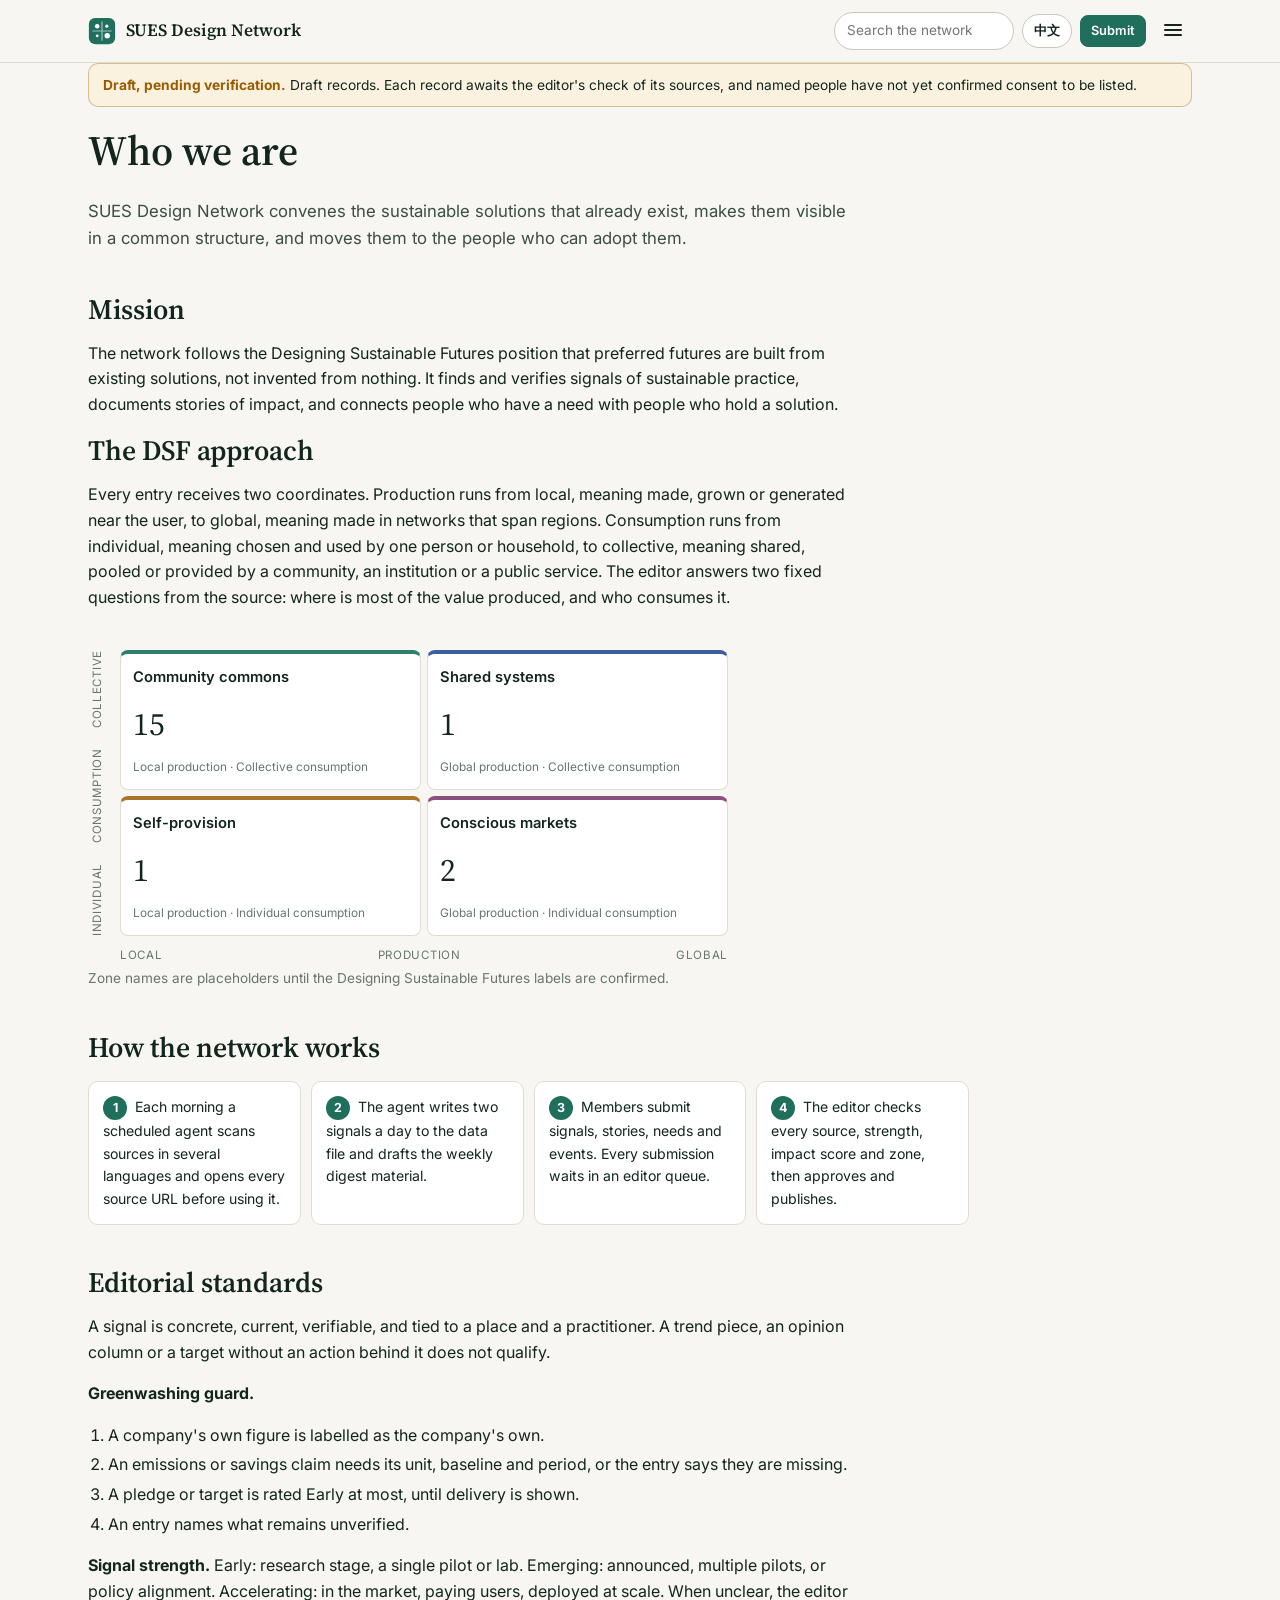
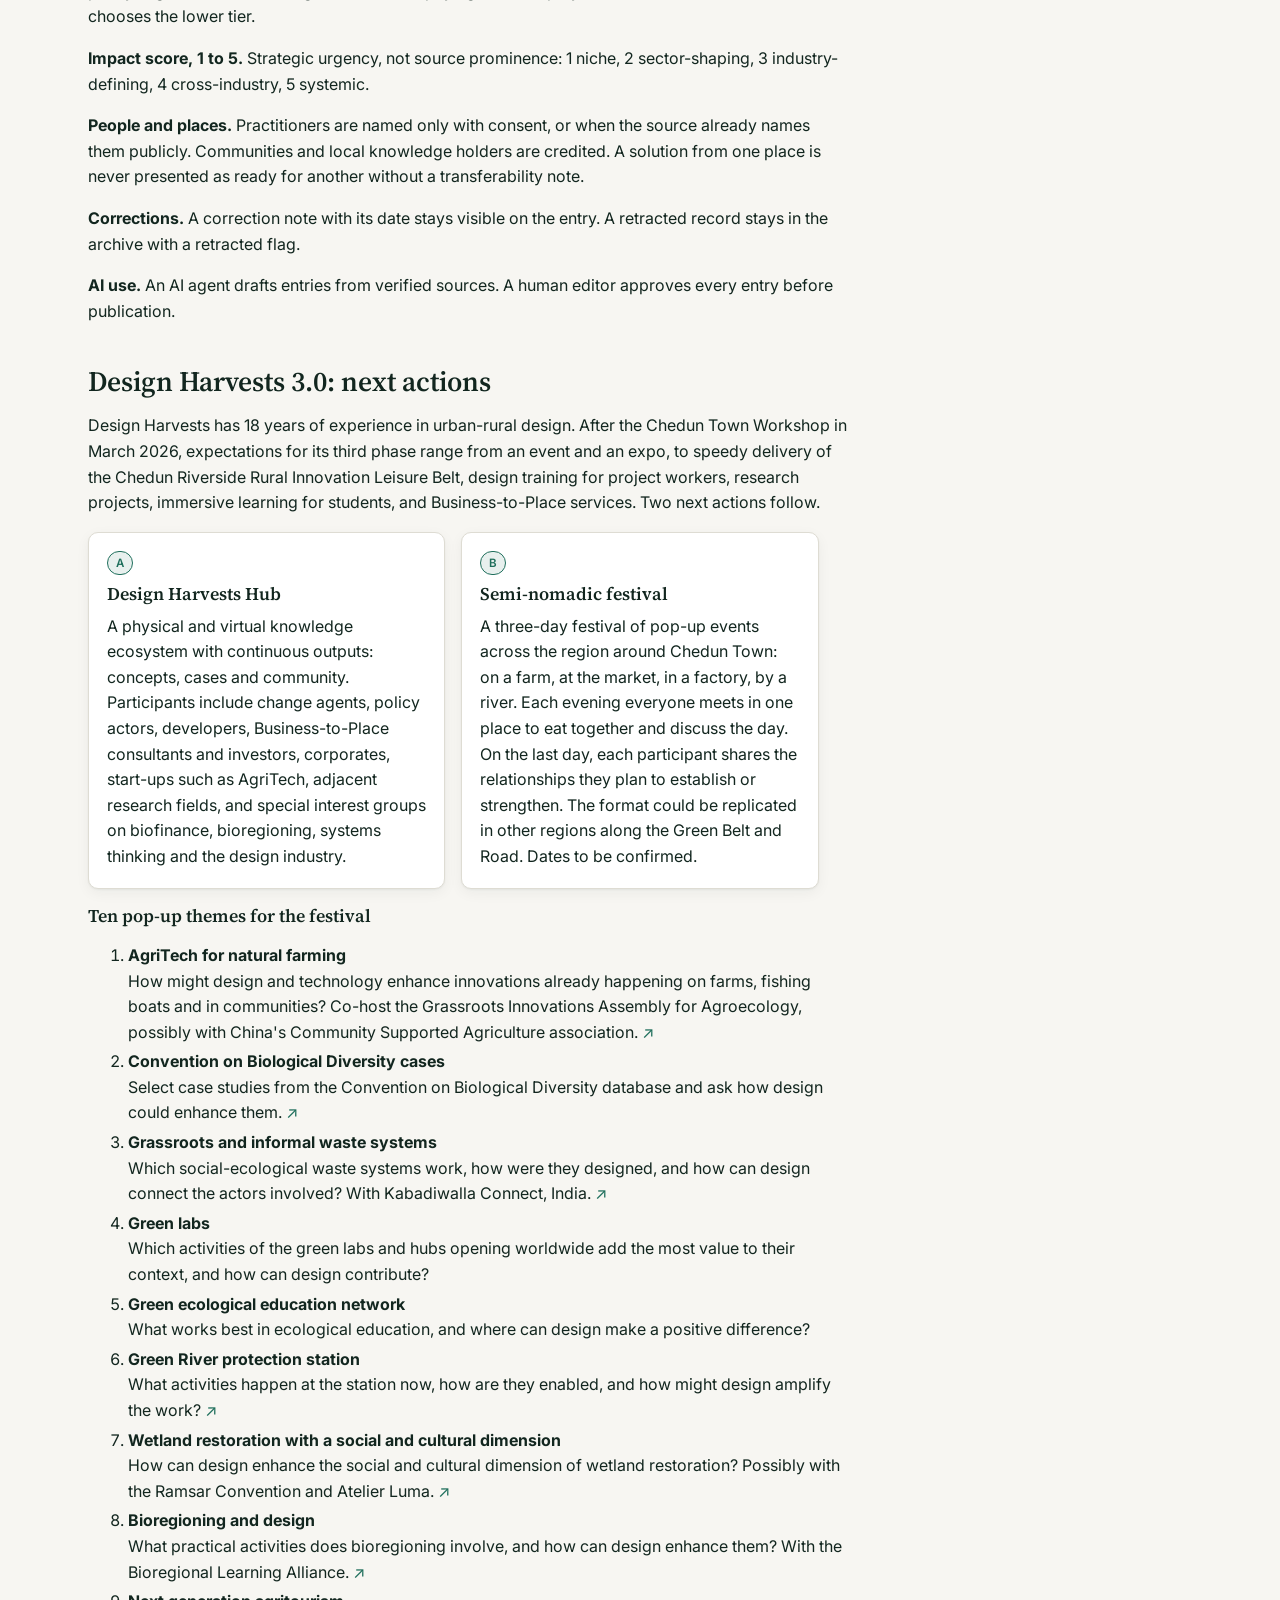
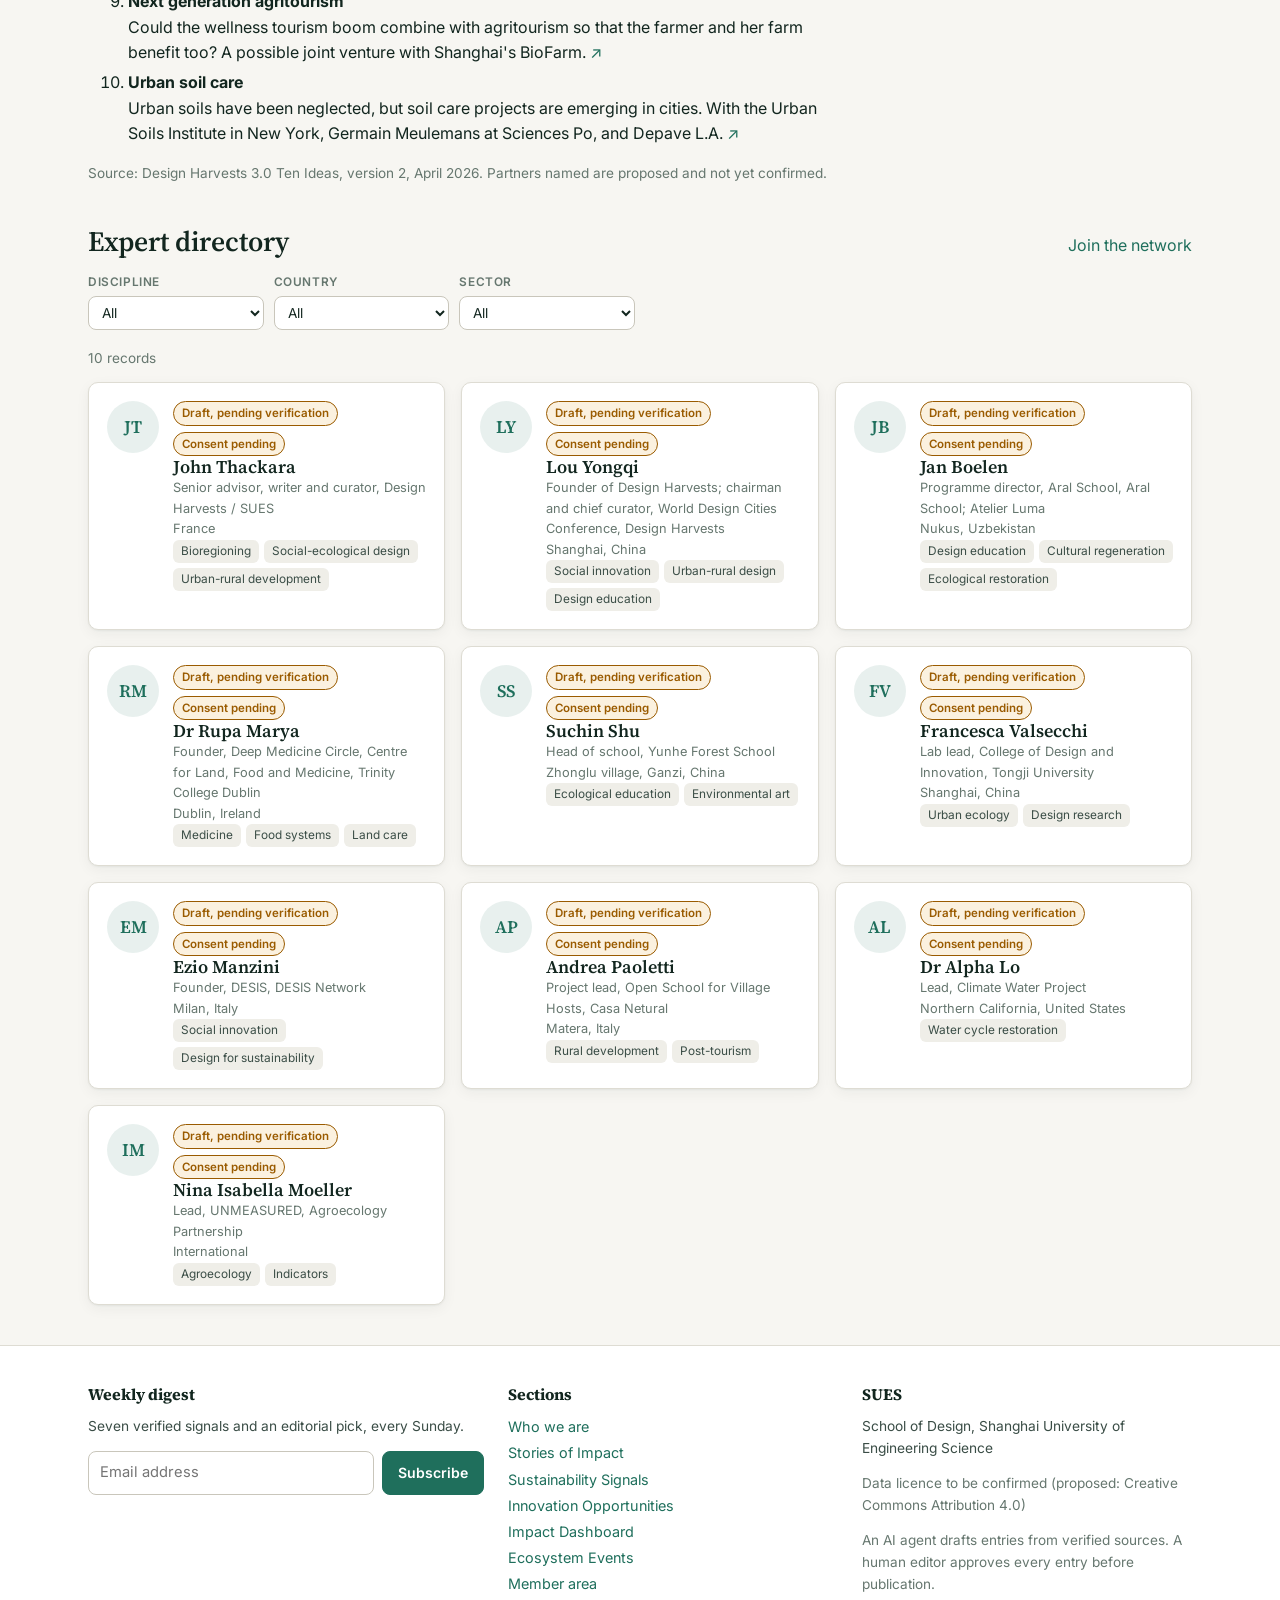
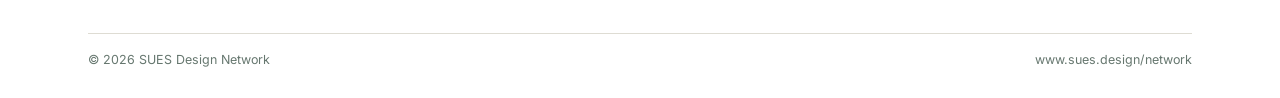
<file: network/about/index.html>
<!DOCTYPE html>
<html lang="en">
<head>
<meta charset="UTF-8">
<meta name="viewport" content="width=device-width, initial-scale=1">
<title>Who we are | SUES Design Network</title>
<meta name="description" content="Mission, the Designing Sustainable Futures approach, editorial standards and the expert directory.">
<link rel="canonical" href="https://www.sues.design/network/about/">
<meta property="og:title" content="Who we are | SUES Design Network">
<meta property="og:description" content="Mission, the Designing Sustainable Futures approach, editorial standards and the expert directory.">
<meta property="og:url" content="https://www.sues.design/network/about/">
<meta property="og:type" content="website">
<link rel="icon" href="data:image/svg+xml,%3Csvg xmlns='http://www.w3.org/2000/svg' viewBox='0 0 32 32'%3E%3Crect width='32' height='32' rx='7' fill='%231f6f5c'/%3E%3Ccircle cx='11' cy='11' r='3' fill='%23fff'/%3E%3Ccircle cx='22' cy='22' r='3.5' fill='%23fff'/%3E%3C/svg%3E">
<link rel="preconnect" href="https://fonts.googleapis.com"><link rel="preconnect" href="https://fonts.gstatic.com" crossorigin>
<link href="https://fonts.googleapis.com/css2?family=Inter:wght@400;500;600;700&family=Source+Serif+4:opsz,wght@8..60,600&display=swap" rel="stylesheet">
<link rel="stylesheet" href="../assets/site.css">
</head>
<body data-root="../" data-page="about">
<main class="wrap">
  <div id="notice"></div>
  <header class="page-head">
    <h1><span data-lang="en">Who we are</span><span data-lang="zh">关于我们</span></h1>
    <p class="lede"><span data-lang="en">SUES Design Network convenes the sustainable solutions that already exist, makes them visible in a common structure, and moves them to the people who can adopt them.</span><span data-lang="zh">SUES 设计网络汇聚已经存在的可持续方案，以统一结构呈现，并将其传递给能够采用它们的人。</span></p>
  </header>
  <section class="section prose">
    <h2><span data-lang="en">Mission</span><span data-lang="zh">使命</span></h2>
    <p data-lang="en">The network follows the Designing Sustainable Futures position that preferred futures are built from existing solutions, not invented from nothing. It finds and verifies signals of sustainable practice, documents stories of impact, and connects people who have a need with people who hold a solution.</p>
    <p data-lang="zh">本网络秉持“设计可持续未来”的立场：理想的未来由已有的方案构建，而非凭空发明。我们发现并核实可持续实践信号，记录影响力案例，并将有需求的人与拥有方案的人连接起来。</p>
    <h2><span data-lang="en">The DSF approach</span><span data-lang="zh">DSF 方法</span></h2>
    <p data-lang="en">Every entry receives two coordinates. Production runs from local, meaning made, grown or generated near the user, to global, meaning made in networks that span regions. Consumption runs from individual, meaning chosen and used by one person or household, to collective, meaning shared, pooled or provided by a community, an institution or a public service. The editor answers two fixed questions from the source: where is most of the value produced, and who consumes it.</p>
    <p data-lang="zh">每条记录都有两个坐标。生产轴从本地（在用户附近制造、种植或产生）到全球（在跨区域网络中制造）；消费轴从个人（由个人或家庭选择和使用）到集体（由社区、机构或公共服务共享、汇集或提供）。编辑依据来源回答两个固定问题：大部分价值在哪里产生？由谁消费？</p>
  </section>
  <div class="dsf" id="dsf" style="max-width:640px"></div>
  <p class="small muted" id="zone-note"></p>
  <section class="section">
    <h2><span data-lang="en">How the network works</span><span data-lang="zh">运作方式</span></h2>
    <ol class="steps">
      <li><span data-lang="en">Each morning a scheduled agent scans sources in several languages and opens every source URL before using it.</span><span data-lang="zh">每天早上，定时代理以多种语言扫描来源，并在使用前打开每个来源链接。</span></li>
      <li><span data-lang="en">The agent writes two signals a day to the data file and drafts the weekly digest material.</span><span data-lang="zh">代理每天向数据文件写入两条信号，并起草每周简报素材。</span></li>
      <li><span data-lang="en">Members submit signals, stories, needs and events. Every submission waits in an editor queue.</span><span data-lang="zh">会员提交信号、案例、需求与活动，所有提交均进入编辑审核队列。</span></li>
      <li><span data-lang="en">The editor checks every source, strength, impact score and zone, then approves and publishes.</span><span data-lang="zh">编辑核对每个来源、强度、影响力评分与区域，然后批准并发布。</span></li>
    </ol>
  </section>
  <section class="section prose">
    <h2><span data-lang="en">Editorial standards</span><span data-lang="zh">编辑标准</span></h2>
    <div data-lang="en">
      <p>A signal is concrete, current, verifiable, and tied to a place and a practitioner. A trend piece, an opinion column or a target without an action behind it does not qualify.</p>
      <p><strong>Greenwashing guard.</strong></p>
      <ol>
        <li>A company's own figure is labelled as the company's own.</li>
        <li>An emissions or savings claim needs its unit, baseline and period, or the entry says they are missing.</li>
        <li>A pledge or target is rated Early at most, until delivery is shown.</li>
        <li>An entry names what remains unverified.</li>
      </ol>
      <p><strong>Signal strength.</strong> Early: research stage, a single pilot or lab. Emerging: announced, multiple pilots, or policy alignment. Accelerating: in the market, paying users, deployed at scale. When unclear, the editor chooses the lower tier.</p>
      <p><strong>Impact score, 1 to 5.</strong> Strategic urgency, not source prominence: 1 niche, 2 sector-shaping, 3 industry-defining, 4 cross-industry, 5 systemic.</p>
      <p><strong>People and places.</strong> Practitioners are named only with consent, or when the source already names them publicly. Communities and local knowledge holders are credited. A solution from one place is never presented as ready for another without a transferability note.</p>
      <p><strong>Corrections.</strong> A correction note with its date stays visible on the entry. A retracted record stays in the archive with a retracted flag.</p>
      <p><strong>AI use.</strong> An AI agent drafts entries from verified sources. A human editor approves every entry before publication.</p>
    </div>
    <div data-lang="zh">
      <p>信号须具体、当前、可核实，并与特定地点和实践者相关。趋势评论、观点专栏或没有行动支撑的目标不符合条件。</p>
      <p><strong>防“漂绿”规则。</strong></p>
      <ol>
        <li>企业自报数字标注为企业自报。</li>
        <li>减排或节约声明须注明单位、基线和期间，缺失时须在条目中说明。</li>
        <li>承诺或目标在兑现前最高评为“早期”。</li>
        <li>条目须说明尚未核实的内容。</li>
      </ol>
      <p><strong>信号强度。</strong>早期：研究阶段、单一试点或实验室。兴起：已公布、多个试点或政策配套。加速：已进入市场、有付费用户、规模化部署。不确定时选择较低层级。</p>
      <p><strong>影响力评分 1 至 5。</strong>衡量战略紧迫性而非来源知名度：1 小众，2 影响领域，3 定义行业，4 跨行业，5 系统性。</p>
      <p><strong>人物与地点。</strong>仅在获得同意或来源已公开署名时提及实践者。尊重并致谢社区与本地知识持有者。未附可迁移性说明时，不将某地的方案描述为可直接用于他处。</p>
      <p><strong>更正。</strong>更正说明及日期保留在条目上。撤回的记录保留在档案中并标注撤回。</p>
      <p><strong>AI 使用。</strong>AI 代理依据经核实的来源起草条目，每条内容发布前均由人工编辑审核批准。</p>
    </div>
  </section>
  <section class="section" id="design-harvests">
    <h2><span data-lang="en">Design Harvests 3.0: next actions</span><span data-lang="zh">设计丰收 3.0：下一步行动</span></h2>
    <div class="prose">
      <p data-lang="en">Design Harvests has 18 years of experience in urban-rural design. After the Chedun Town Workshop in March 2026, expectations for its third phase range from an event and an expo, to speedy delivery of the Chedun Riverside Rural Innovation Leisure Belt, design training for project workers, research projects, immersive learning for students, and Business-to-Place services. Two next actions follow.</p>
      <p data-lang="zh">设计丰收在城乡设计领域已有 18 年经验。2026 年 3 月车墩镇工作坊之后，各方对第三阶段的期待包括：活动与博览会、尽快落实车墩滨河乡村创新休闲带、面向项目工作者的设计培训、研究项目、面向学生的沉浸式学习，以及“企业对地方”服务。由此确定两项下一步行动。</p>
    </div>
    <div class="cards" style="margin:16px 0">
      <article class="card"><div class="meta"><span class="badge network">A</span></div><h3><span data-lang="en">Design Harvests Hub</span><span data-lang="zh">设计丰收枢纽</span></h3>
        <p style="margin:0"><span data-lang="en">A physical and virtual knowledge ecosystem with continuous outputs: concepts, cases and community. Participants include change agents, policy actors, developers, Business-to-Place consultants and investors, corporates, start-ups such as AgriTech, adjacent research fields, and special interest groups on biofinance, bioregioning, systems thinking and the design industry.</span><span data-lang="zh">实体与线上结合的知识生态系统，持续产出概念、案例与社群。参与者包括变革推动者、政策制定者、开发者、“企业对地方”顾问与投资人、企业、农业科技等初创企业、相关研究领域，以及生物金融、生物区域、系统思维与设计产业等专题小组。</span></p></article>
      <article class="card"><div class="meta"><span class="badge network">B</span></div><h3><span data-lang="en">Semi-nomadic festival</span><span data-lang="zh">半游牧式节庆</span></h3>
        <p style="margin:0"><span data-lang="en">A three-day festival of pop-up events across the region around Chedun Town: on a farm, at the market, in a factory, by a river. Each evening everyone meets in one place to eat together and discuss the day. On the last day, each participant shares the relationships they plan to establish or strengthen. The format could be replicated in other regions along the Green Belt and Road. Dates to be confirmed.</span><span data-lang="zh">为期三天、分布在车墩镇周边的快闪活动：农场、集市、工厂、河边。每晚大家齐聚一处共餐，交流当天所见所感。最后一天，每位参与者分享计划建立或加强的合作关系。该形式可复制到“绿色一带一路”沿线其他地区。日期待定。</span></p></article>
    </div>
    <h3><span data-lang="en">Ten pop-up themes for the festival</span><span data-lang="zh">节庆十大快闪主题</span></h3>
    <ol class="prose">
      <li><strong><span data-lang="en">AgriTech for natural farming</span><span data-lang="zh">服务自然农法的农业科技</span></strong><br><span data-lang="en">How might design and technology enhance innovations already happening on farms, fishing boats and in communities? Co-host the Grassroots Innovations Assembly for Agroecology, possibly with China's Community Supported Agriculture association.</span><span data-lang="zh">设计与技术如何放大农田、渔船和社区中已有的创新？拟与中国社区支持农业网络等合作举办生态农业基层创新大会。</span> <a href="https://www.gia-agroecology.org/" target="_blank" rel="noopener">&#8599;</a></li>
      <li><strong><span data-lang="en">Convention on Biological Diversity cases</span><span data-lang="zh">生物多样性公约案例</span></strong><br><span data-lang="en">Select case studies from the Convention on Biological Diversity database and ask how design could enhance them.</span><span data-lang="zh">从《生物多样性公约》数据库中遴选案例，探讨设计如何助力。</span> <a href="https://www.cbd.int/" target="_blank" rel="noopener">&#8599;</a></li>
      <li><strong><span data-lang="en">Grassroots and informal waste systems</span><span data-lang="zh">基层与非正规废弃物体系</span></strong><br><span data-lang="en">Which social-ecological waste systems work, how were they designed, and how can design connect the actors involved? With Kabadiwalla Connect, India.</span><span data-lang="zh">哪些社会生态废弃物体系行之有效？如何设计而成？设计如何连接相关各方？拟与印度 Kabadiwalla Connect 合作。</span> <a href="https://www.kabadiwallaconnect.in/" target="_blank" rel="noopener">&#8599;</a></li>
      <li><strong><span data-lang="en">Green labs</span><span data-lang="zh">绿色实验室</span></strong><br><span data-lang="en">Which activities of the green labs and hubs opening worldwide add the most value to their context, and how can design contribute?</span><span data-lang="zh">全球新兴的绿色实验室与枢纽中，哪些活动最能为所在地创造价值？设计如何贡献？</span></li>
      <li><strong><span data-lang="en">Green ecological education network</span><span data-lang="zh">绿色生态教育网络</span></strong><br><span data-lang="en">What works best in ecological education, and where can design make a positive difference?</span><span data-lang="zh">生态教育中什么最有效？设计在哪里能带来积极改变？</span></li>
      <li><strong><span data-lang="en">Green River protection station</span><span data-lang="zh">绿色江河保护站</span></strong><br><span data-lang="en">What activities happen at the station now, how are they enabled, and how might design amplify the work?</span><span data-lang="zh">保护站目前开展哪些活动？如何得以实现？设计如何放大其工作？</span> <a href="https://chinadevelopmentbrief.org/ngos/green-river/" target="_blank" rel="noopener">&#8599;</a></li>
      <li><strong><span data-lang="en">Wetland restoration with a social and cultural dimension</span><span data-lang="zh">兼顾社会与文化维度的湿地修复</span></strong><br><span data-lang="en">How can design enhance the social and cultural dimension of wetland restoration? Possibly with the Ramsar Convention and Atelier Luma.</span><span data-lang="zh">设计如何加强湿地修复的社会与文化维度？拟与《拉姆萨尔公约》及 Atelier Luma 合作。</span> <a href="https://www.ramsar.org/about-convention-wetlands" target="_blank" rel="noopener">&#8599;</a></li>
      <li><strong><span data-lang="en">Bioregioning and design</span><span data-lang="zh">生物区域与设计</span></strong><br><span data-lang="en">What practical activities does bioregioning involve, and how can design enhance them? With the Bioregional Learning Alliance.</span><span data-lang="zh">生物区域实践包含哪些具体活动？设计如何助力？拟与生物区域学习联盟合作。</span> <a href="https://www.resilience.org/stories/2025-09-25/bioregioning-the-defining-practice-of-regenerative-cultures/" target="_blank" rel="noopener">&#8599;</a></li>
      <li><strong><span data-lang="en">Next generation agritourism</span><span data-lang="zh">新一代农旅</span></strong><br><span data-lang="en">Could the wellness tourism boom combine with agritourism so that the farmer and her farm benefit too? A possible joint venture with Shanghai's BioFarm.</span><span data-lang="zh">能否将健康旅游热潮与农旅结合，让农民和农场同样受益？拟与上海 BioFarm 合作。</span> <a href="http://www.biofarm.cn/" target="_blank" rel="noopener">&#8599;</a></li>
      <li><strong><span data-lang="en">Urban soil care</span><span data-lang="zh">城市土壤照护</span></strong><br><span data-lang="en">Urban soils have been neglected, but soil care projects are emerging in cities. With the Urban Soils Institute in New York, Germain Meulemans at Sciences Po, and Depave L.A.</span><span data-lang="zh">城市土壤长期被忽视，如今城市中出现了土壤照护项目。拟与纽约城市土壤研究所、巴黎政治学院 Germain Meulemans 及 Depave L.A. 合作。</span> <a href="https://urbansoils.org/" target="_blank" rel="noopener">&#8599;</a></li>
    </ol>
    <p class="small muted"><span data-lang="en">Source: Design Harvests 3.0 Ten Ideas, version 2, April 2026. Partners named are proposed and not yet confirmed.</span><span data-lang="zh">来源：《设计丰收 3.0 十个想法》第二版，2026 年 4 月。所列合作方为提议，尚未确认。</span></p>
  </section>
  <section class="section" id="directory">
    <div class="section-head"><h2><span data-lang="en">Expert directory</span><span data-lang="zh">专家名录</span></h2><a href="../members/"><span data-lang="en">Join the network</span><span data-lang="zh">加入网络</span></a></div>
    <div class="filters" id="filters"></div>
    <div class="result-count" id="count"></div>
    <div class="cards" id="experts"></div>
  </section>
</main>
<script src="../assets/config.js"></script>
<script src="../assets/site.js"></script>
<script src="../assets/js/cards.js"></script>
<script src="../assets/js/about.js"></script>
</body>
</html>
</file>
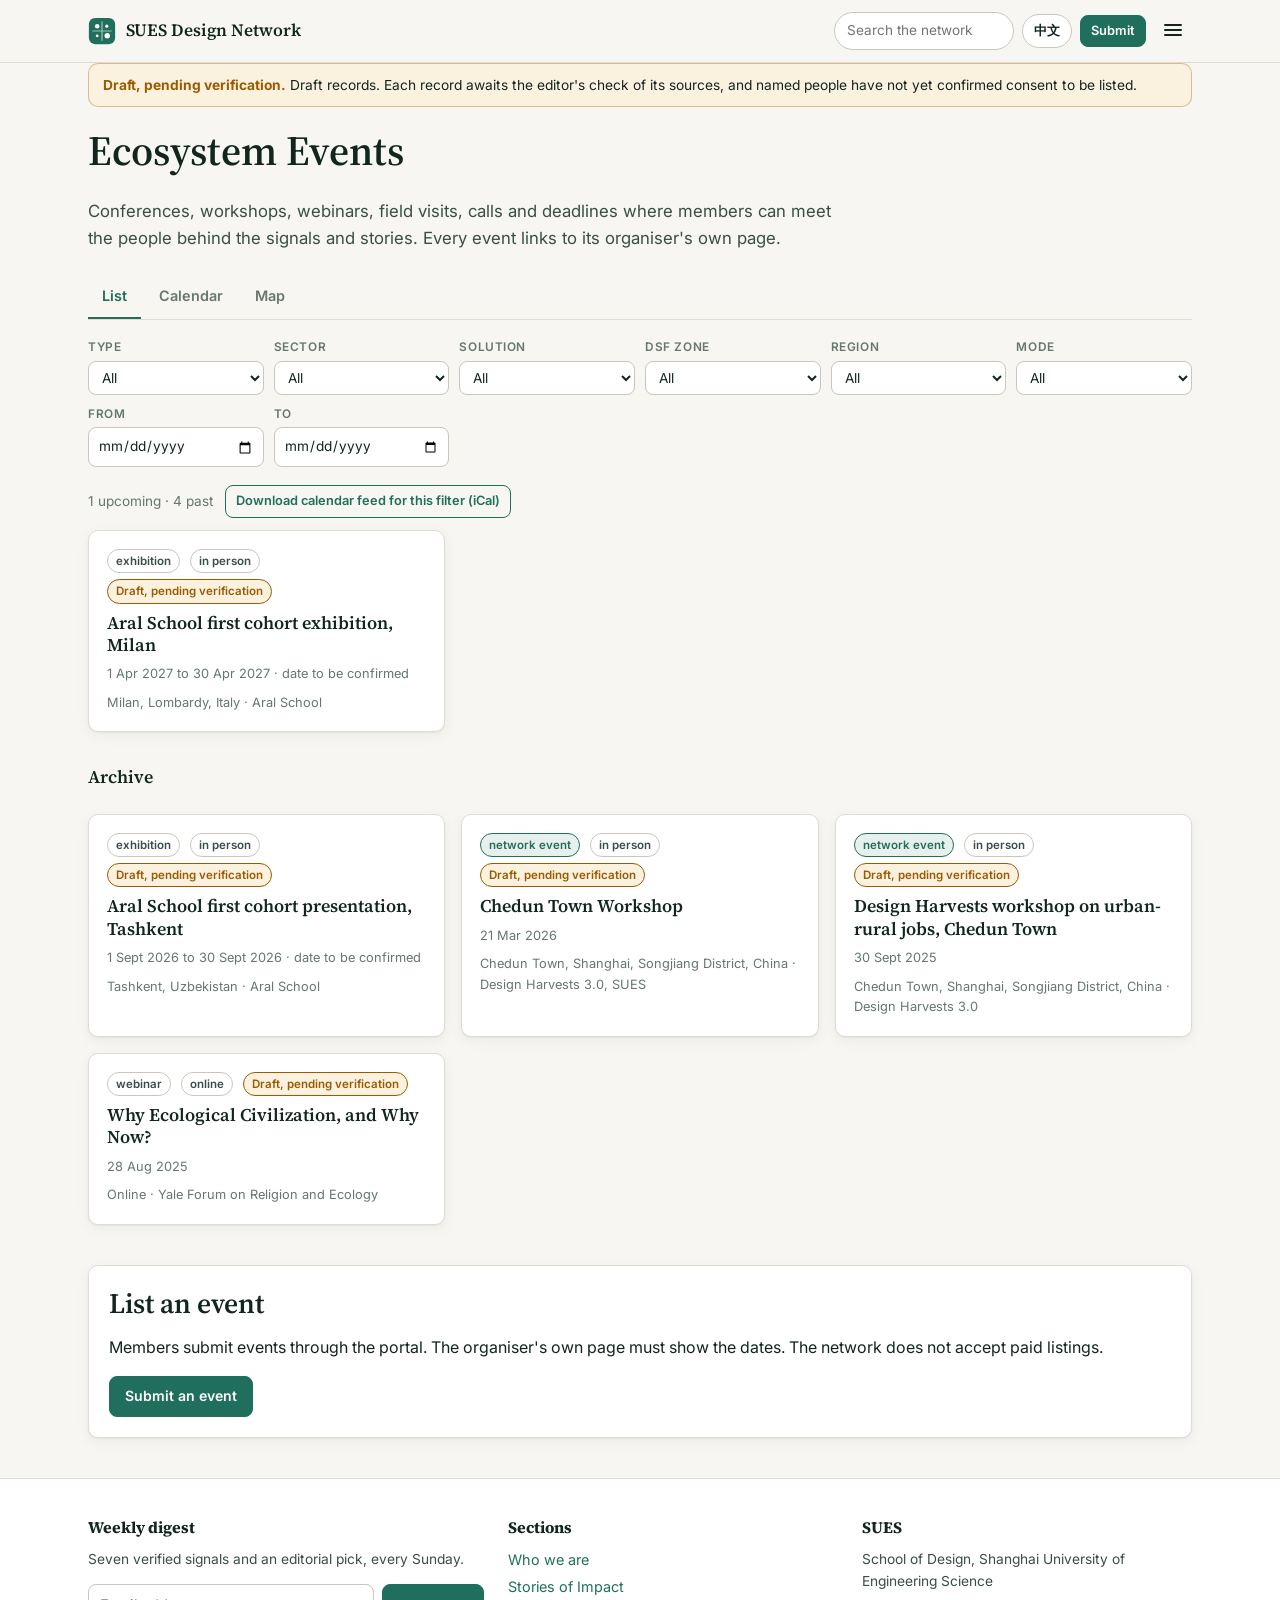
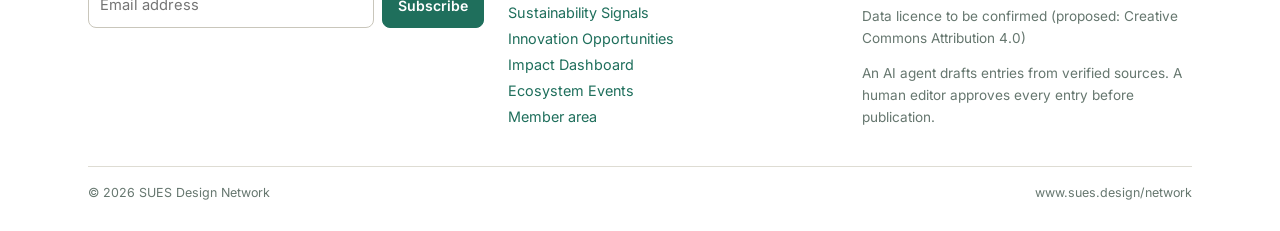
<file: network/events/index.html>
<!DOCTYPE html>
<html lang="en">
<head>
<meta charset="UTF-8">
<meta name="viewport" content="width=device-width, initial-scale=1">
<title>Ecosystem Events | SUES Design Network</title>
<meta name="description" content="Conferences, workshops, webinars, calls and deadlines that move sustainable practice forward.">
<link rel="canonical" href="https://www.sues.design/network/events/">
<meta property="og:title" content="Ecosystem Events | SUES Design Network">
<meta property="og:description" content="Conferences, workshops, webinars, calls and deadlines that move sustainable practice forward.">
<meta property="og:url" content="https://www.sues.design/network/events/">
<meta property="og:type" content="website">
<link rel="icon" href="data:image/svg+xml,%3Csvg xmlns='http://www.w3.org/2000/svg' viewBox='0 0 32 32'%3E%3Crect width='32' height='32' rx='7' fill='%231f6f5c'/%3E%3Ccircle cx='11' cy='11' r='3' fill='%23fff'/%3E%3Ccircle cx='22' cy='22' r='3.5' fill='%23fff'/%3E%3C/svg%3E">
<link rel="preconnect" href="https://fonts.googleapis.com"><link rel="preconnect" href="https://fonts.gstatic.com" crossorigin>
<link href="https://fonts.googleapis.com/css2?family=Inter:wght@400;500;600;700&family=Source+Serif+4:opsz,wght@8..60,600&display=swap" rel="stylesheet">
<link rel="stylesheet" href="../assets/site.css">
</head>
<body data-root="../" data-page="events">
<main class="wrap">
  <div id="notice"></div>
  <header class="page-head">
    <h1><span data-lang="en">Ecosystem Events</span><span data-lang="zh">生态活动</span></h1>
    <p class="lede"><span data-lang="en">Conferences, workshops, webinars, field visits, calls and deadlines where members can meet the people behind the signals and stories. Every event links to its organiser&#39;s own page.</span><span data-lang="zh">会议、工作坊、网络研讨会、实地考察、项目征集与截止日期，会员可在此结识信号与案例背后的人。每项活动都链接到主办方的官方页面。</span></p>
  </header>
  <div class="tabs" role="tablist" id="views">
    <button role="tab" data-view="list" aria-selected="true"><span data-lang="en">List</span><span data-lang="zh">列表</span></button>
    <button role="tab" data-view="calendar" aria-selected="false"><span data-lang="en">Calendar</span><span data-lang="zh">日历</span></button>
    <button role="tab" data-view="map" aria-selected="false"><span data-lang="en">Map</span><span data-lang="zh">地图</span></button>
  </div>
  <div class="filters" id="filters"></div>
  <div class="result-count" id="count"></div>
  <section data-panel="list"><div class="cards" id="list"></div></section>
  <section data-panel="calendar" hidden><div id="calendar"></div></section>
  <section data-panel="map" hidden><div class="map" id="map"></div></section>
  <section class="section panel">
    <h2><span data-lang="en">List an event</span><span data-lang="zh">登记活动</span></h2>
    <p><span data-lang="en">Members submit events through the portal. The organiser's own page must show the dates. The network does not accept paid listings.</span><span data-lang="zh">会员通过门户提交活动，主办方官方页面须载明日期。本网络不接受付费刊登。</span></p>
    <a class="btn" href="../members/?form=event"><span data-lang="en">Submit an event</span><span data-lang="zh">提交活动</span></a>
  </section>
</main>
<script src="../assets/config.js"></script>
<script src="../assets/site.js"></script>
<script src="../assets/js/cards.js"></script>
<script src="../assets/js/events.js"></script>
</body>
</html>
</file>
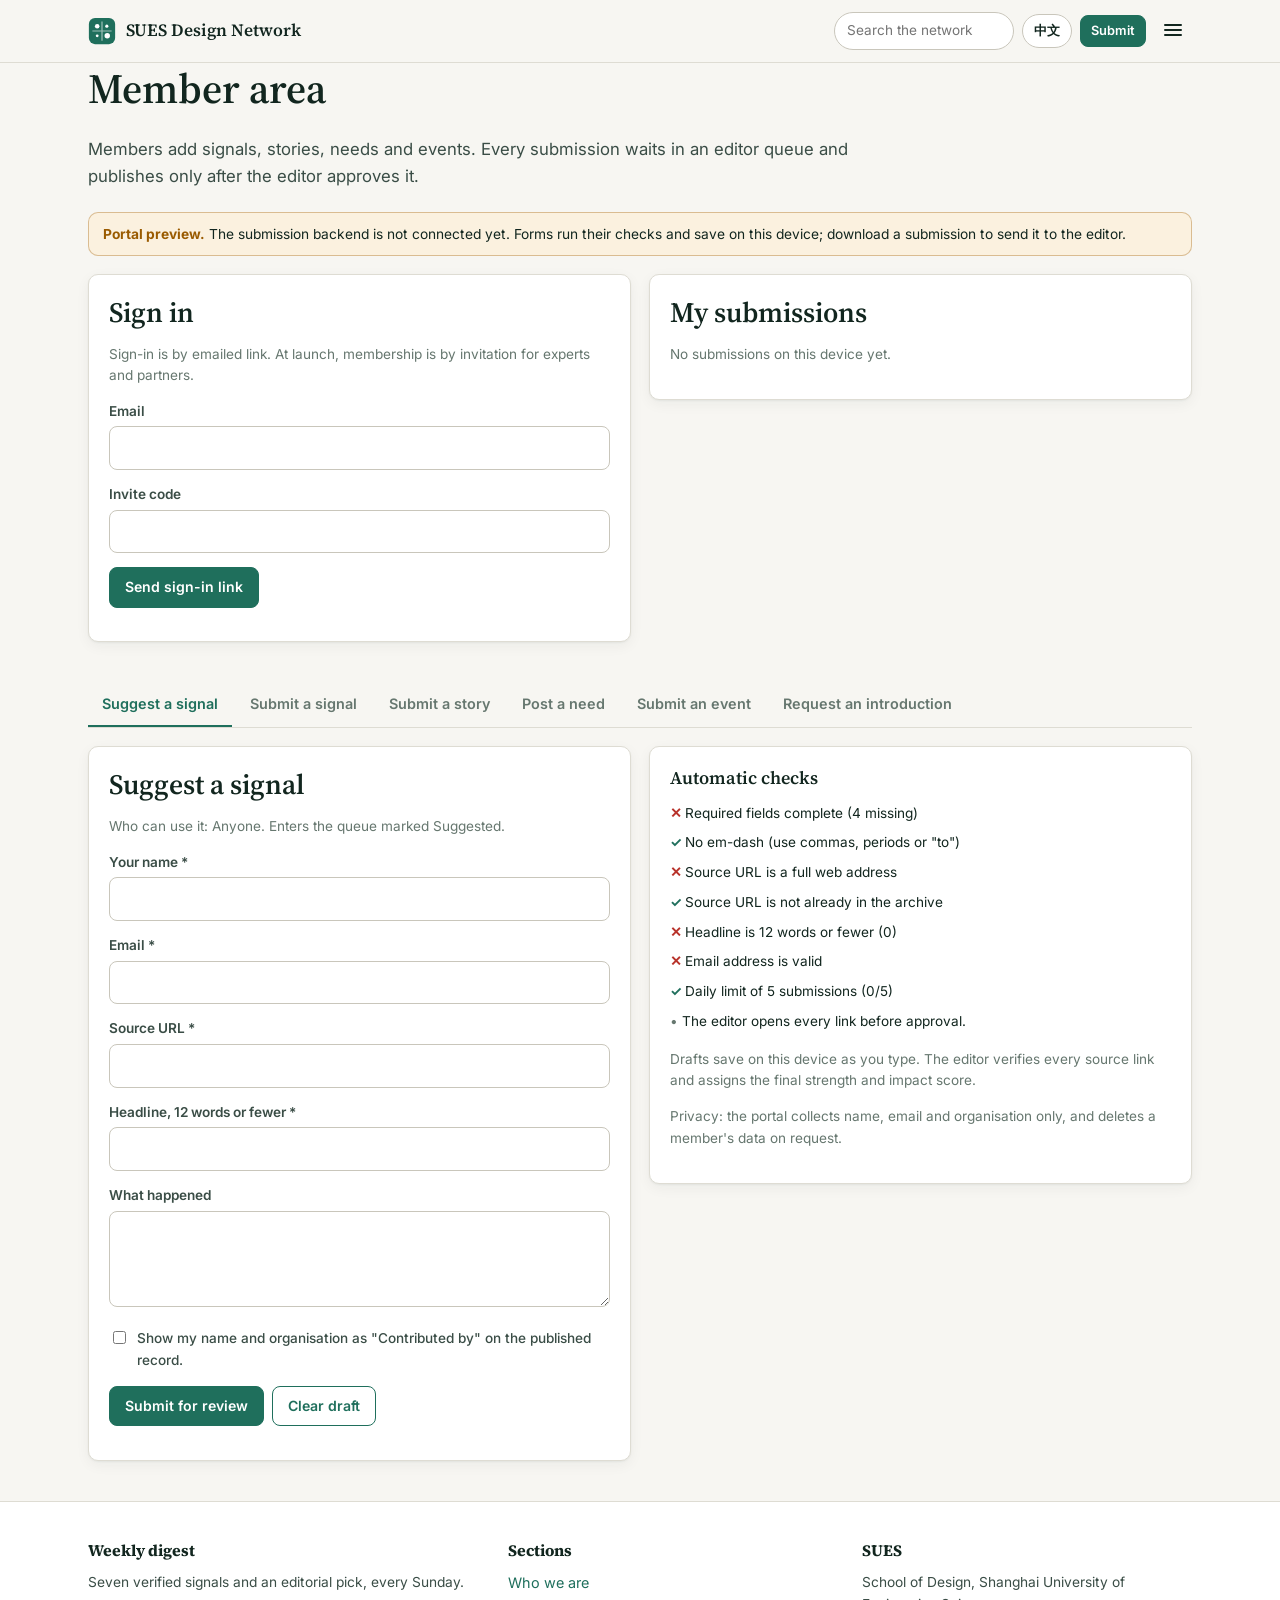
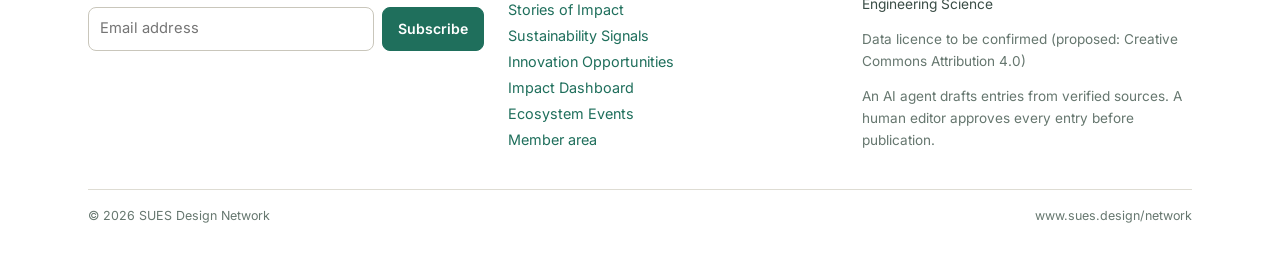
<file: network/members/index.html>
<!DOCTYPE html>
<html lang="en">
<head>
<meta charset="UTF-8">
<meta name="viewport" content="width=device-width, initial-scale=1">
<title>Member area | SUES Design Network</title>
<meta name="description" content="Submit signals, stories, needs and events to SUES Design Network.">
<link rel="canonical" href="https://www.sues.design/network/members/">
<meta property="og:title" content="Member area | SUES Design Network">
<meta property="og:description" content="Submit signals, stories, needs and events to SUES Design Network.">
<meta property="og:url" content="https://www.sues.design/network/members/">
<meta property="og:type" content="website">
<link rel="icon" href="data:image/svg+xml,%3Csvg xmlns='http://www.w3.org/2000/svg' viewBox='0 0 32 32'%3E%3Crect width='32' height='32' rx='7' fill='%231f6f5c'/%3E%3Ccircle cx='11' cy='11' r='3' fill='%23fff'/%3E%3Ccircle cx='22' cy='22' r='3.5' fill='%23fff'/%3E%3C/svg%3E">
<link rel="preconnect" href="https://fonts.googleapis.com"><link rel="preconnect" href="https://fonts.gstatic.com" crossorigin>
<link href="https://fonts.googleapis.com/css2?family=Inter:wght@400;500;600;700&family=Source+Serif+4:opsz,wght@8..60,600&display=swap" rel="stylesheet">
<link rel="stylesheet" href="../assets/site.css">
</head>
<body data-root="../" data-page="members">
<main class="wrap">
  <div id="notice"></div>
  <header class="page-head">
    <h1><span data-lang="en">Member area</span><span data-lang="zh">会员区</span></h1>
    <p class="lede"><span data-lang="en">Members add signals, stories, needs and events. Every submission waits in an editor queue and publishes only after the editor approves it.</span><span data-lang="zh">会员可提交信号、案例、需求与活动。所有提交均进入编辑审核队列，经编辑批准后才会发布。</span></p>
  </header>
  <div id="backend-note"></div>
  <div class="grid-2" style="align-items:start;gap:18px">
    <section class="panel">
      <h2><span data-lang="en">Sign in</span><span data-lang="zh">登录</span></h2>
      <p class="small muted"><span data-lang="en">Sign-in is by emailed link. At launch, membership is by invitation for experts and partners.</span><span data-lang="zh">通过电子邮件链接登录。上线初期，会员资格仅向受邀专家与合作伙伴开放。</span></p>
      <form id="signin-form">
        <div class="field"><label for="si-email"><span data-lang="en">Email</span><span data-lang="zh">电子邮箱</span></label><input id="si-email" type="email" required></div>
        <div class="field"><label for="si-code"><span data-lang="en">Invite code</span><span data-lang="zh">邀请码</span></label><input id="si-code" type="text"></div>
        <button class="btn" type="submit"><span data-lang="en">Send sign-in link</span><span data-lang="zh">发送登录链接</span></button>
        <p class="small muted" id="signin-msg" aria-live="polite"></p>
      </form>
    </section>
    <section class="panel">
      <h2><span data-lang="en">My submissions</span><span data-lang="zh">我的提交</span></h2>
      <div id="mine"></div>
    </section>
  </div>
  <section class="section">
    <div class="tabs" role="tablist" id="forms-tabs"></div>
    <div class="grid-2" style="align-items:start;gap:18px">
      <form class="panel" id="form" novalidate></form>
      <aside class="panel"><h3><span data-lang="en">Automatic checks</span><span data-lang="zh">自动检查</span></h3><ul class="check-list" id="checks"></ul>
        <p class="small muted" style="margin-top:12px"><span data-lang="en">Drafts save on this device as you type. The editor verifies every source link and assigns the final strength and impact score.</span><span data-lang="zh">草稿在输入时自动保存在本设备上。编辑会核实每个来源链接，并确定最终的强度与影响力评分。</span></p>
        <p class="small muted"><span data-lang="en">Privacy: the portal collects name, email and organisation only, and deletes a member's data on request.</span><span data-lang="zh">隐私：门户仅收集姓名、电子邮箱和机构，并可应要求删除会员数据。</span></p>
      </aside>
    </div>
  </section>
</main>
<script src="../assets/config.js"></script>
<script src="../assets/site.js"></script>
<script src="../assets/js/cards.js"></script>
<script src="../assets/js/members.js"></script>
</body>
</html>
</file>
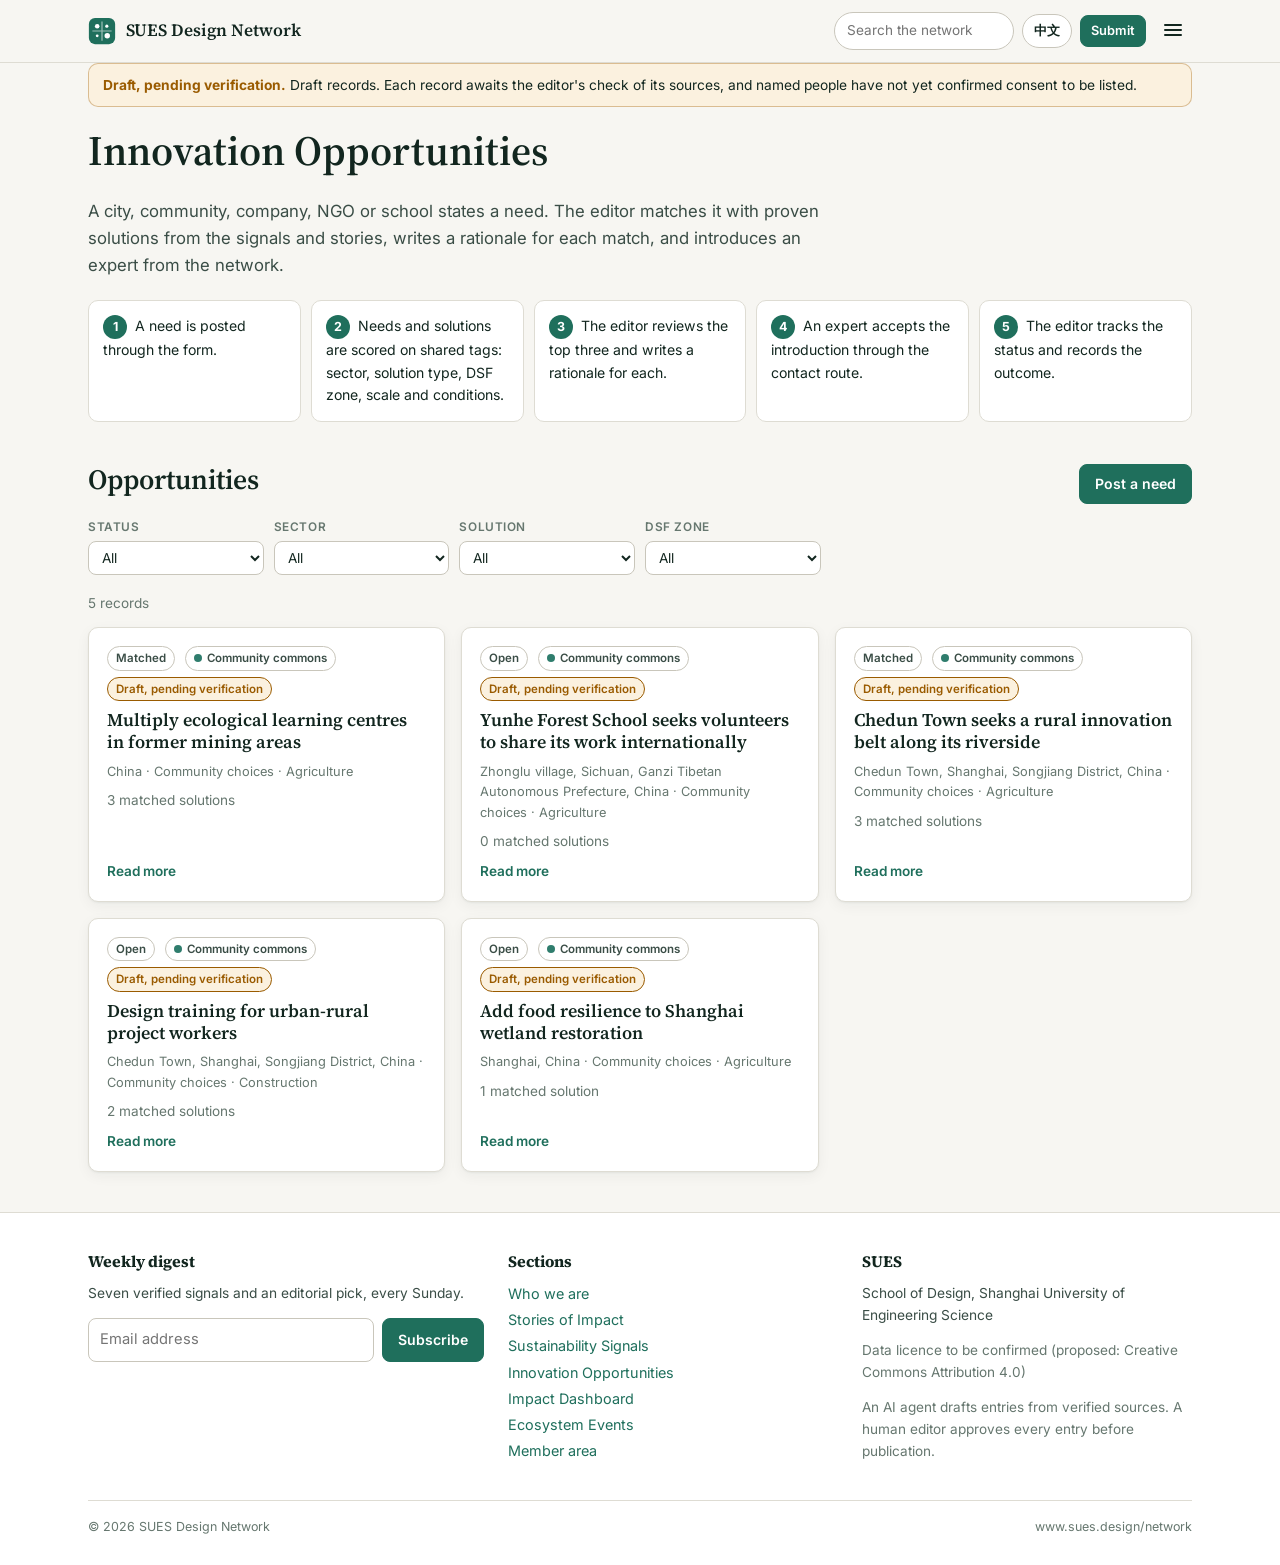
<file: network/opportunities/index.html>
<!DOCTYPE html>
<html lang="en">
<head>
<meta charset="UTF-8">
<meta name="viewport" content="width=device-width, initial-scale=1">
<title>Innovation Opportunities | SUES Design Network</title>
<meta name="description" content="Stated needs matched to proven solutions and to experts who can help.">
<link rel="canonical" href="https://www.sues.design/network/opportunities/">
<meta property="og:title" content="Innovation Opportunities | SUES Design Network">
<meta property="og:description" content="Stated needs matched to proven solutions and to experts who can help.">
<meta property="og:url" content="https://www.sues.design/network/opportunities/">
<meta property="og:type" content="website">
<link rel="icon" href="data:image/svg+xml,%3Csvg xmlns='http://www.w3.org/2000/svg' viewBox='0 0 32 32'%3E%3Crect width='32' height='32' rx='7' fill='%231f6f5c'/%3E%3Ccircle cx='11' cy='11' r='3' fill='%23fff'/%3E%3Ccircle cx='22' cy='22' r='3.5' fill='%23fff'/%3E%3C/svg%3E">
<link rel="preconnect" href="https://fonts.googleapis.com"><link rel="preconnect" href="https://fonts.gstatic.com" crossorigin>
<link href="https://fonts.googleapis.com/css2?family=Inter:wght@400;500;600;700&family=Source+Serif+4:opsz,wght@8..60,600&display=swap" rel="stylesheet">
<link rel="stylesheet" href="../assets/site.css">
</head>
<body data-root="../" data-page="opportunities">
<main class="wrap">
  <div id="notice"></div>
  <header class="page-head">
    <h1><span data-lang="en">Innovation Opportunities</span><span data-lang="zh">创新机会</span></h1>
    <p class="lede"><span data-lang="en">A city, community, company, NGO or school states a need. The editor matches it with proven solutions from the signals and stories, writes a rationale for each match, and introduces an expert from the network.</span><span data-lang="zh">城市、社区、企业、非政府组织或学校提出需求，编辑从信号与案例中匹配经过验证的方案，为每个匹配撰写理由，并引荐网络中的专家。</span></p>
  </header>
  <ol class="steps">
    <li><span data-lang="en">A need is posted through the form.</span><span data-lang="zh">通过表单发布需求。</span></li>
    <li><span data-lang="en">Needs and solutions are scored on shared tags: sector, solution type, DSF zone, scale and conditions.</span><span data-lang="zh">按领域、方案类型、DSF 区域、规模和条件等共同标签为需求与方案评分。</span></li>
    <li><span data-lang="en">The editor reviews the top three and writes a rationale for each.</span><span data-lang="zh">编辑审核前三个候选并为每个撰写理由。</span></li>
    <li><span data-lang="en">An expert accepts the introduction through the contact route.</span><span data-lang="zh">专家通过联系渠道接受引荐。</span></li>
    <li><span data-lang="en">The editor tracks the status and records the outcome.</span><span data-lang="zh">编辑跟踪状态并记录结果。</span></li>
  </ol>
  <div class="section">
    <div class="section-head"><h2><span data-lang="en">Opportunities</span><span data-lang="zh">机会列表</span></h2><a class="btn" href="../members/?form=need"><span data-lang="en">Post a need</span><span data-lang="zh">发布需求</span></a></div>
    <div class="filters" id="filters"></div>
    <div class="result-count" id="count"></div>
    <div class="cards" id="list"></div>
  </div>
</main>
<script src="../assets/config.js"></script>
<script src="../assets/site.js"></script>
<script src="../assets/js/cards.js"></script>
<script src="../assets/js/opportunities.js"></script>
</body>
</html>
</file>
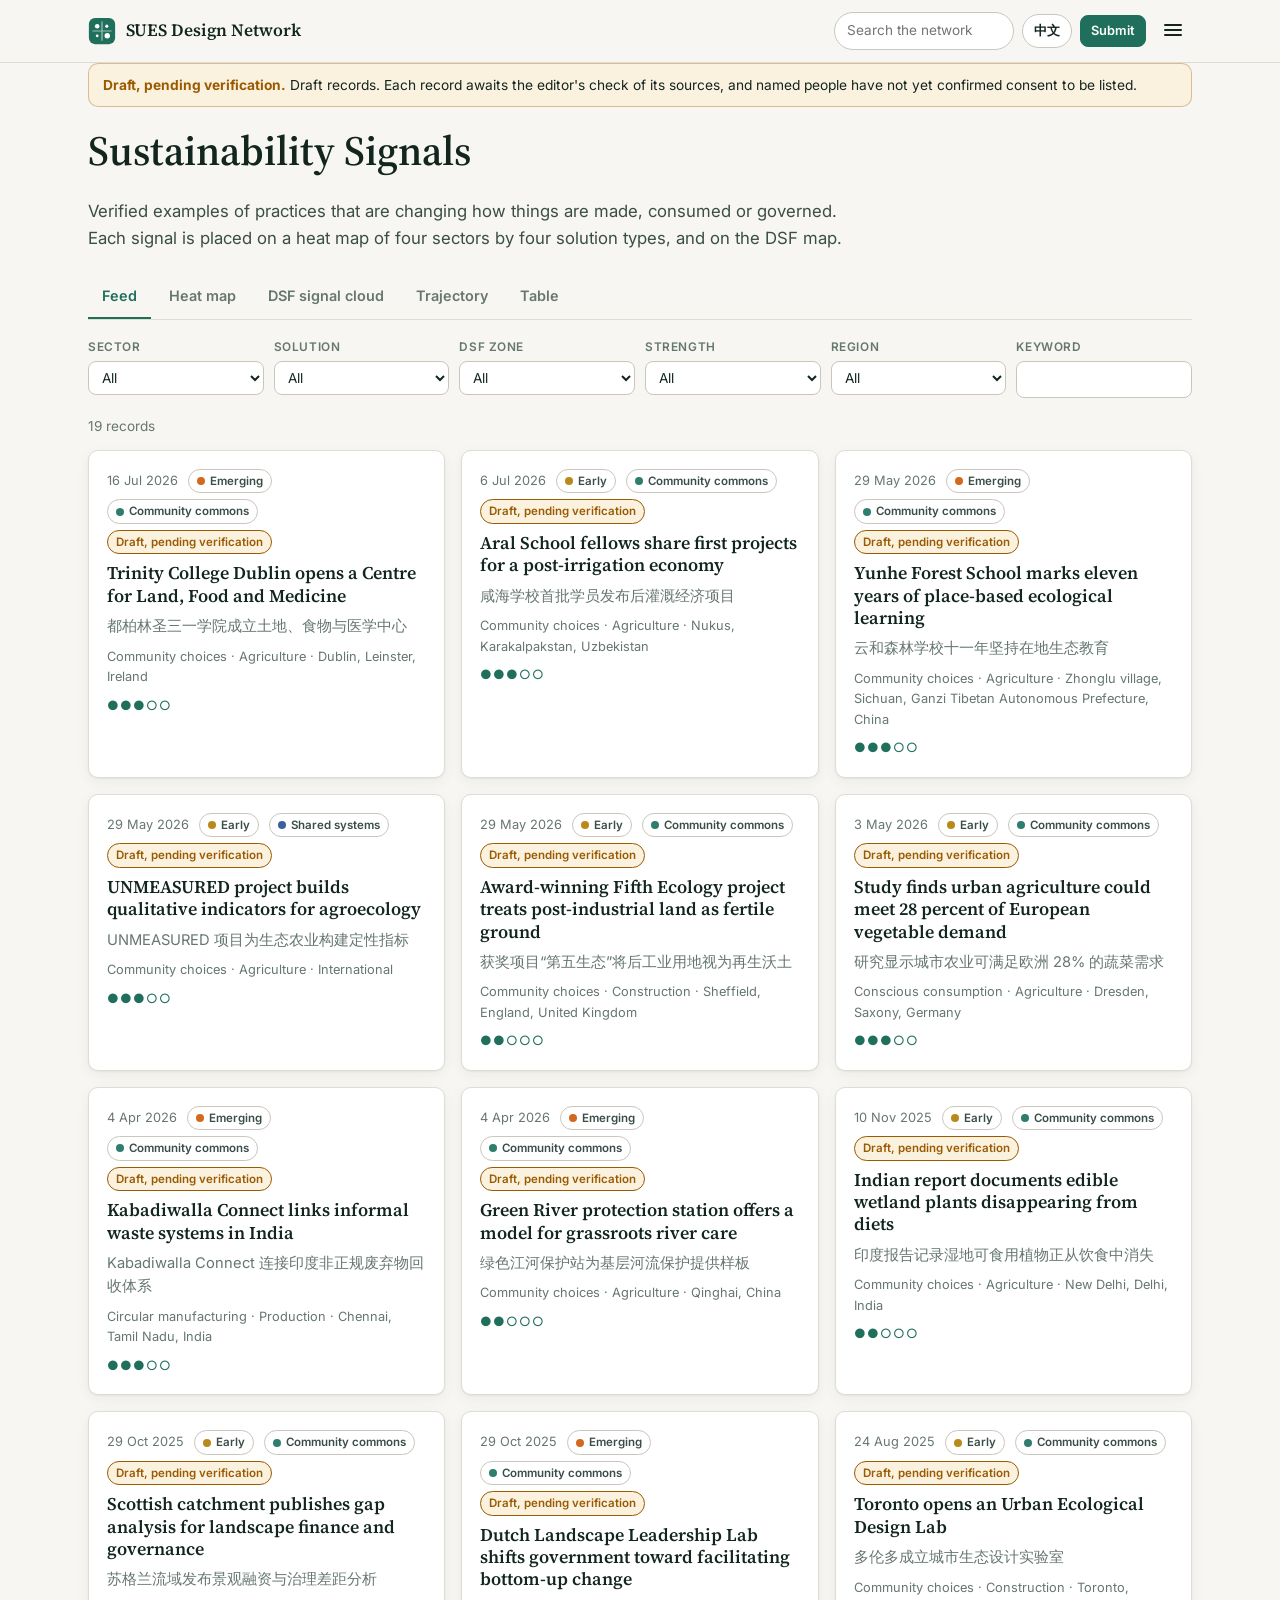
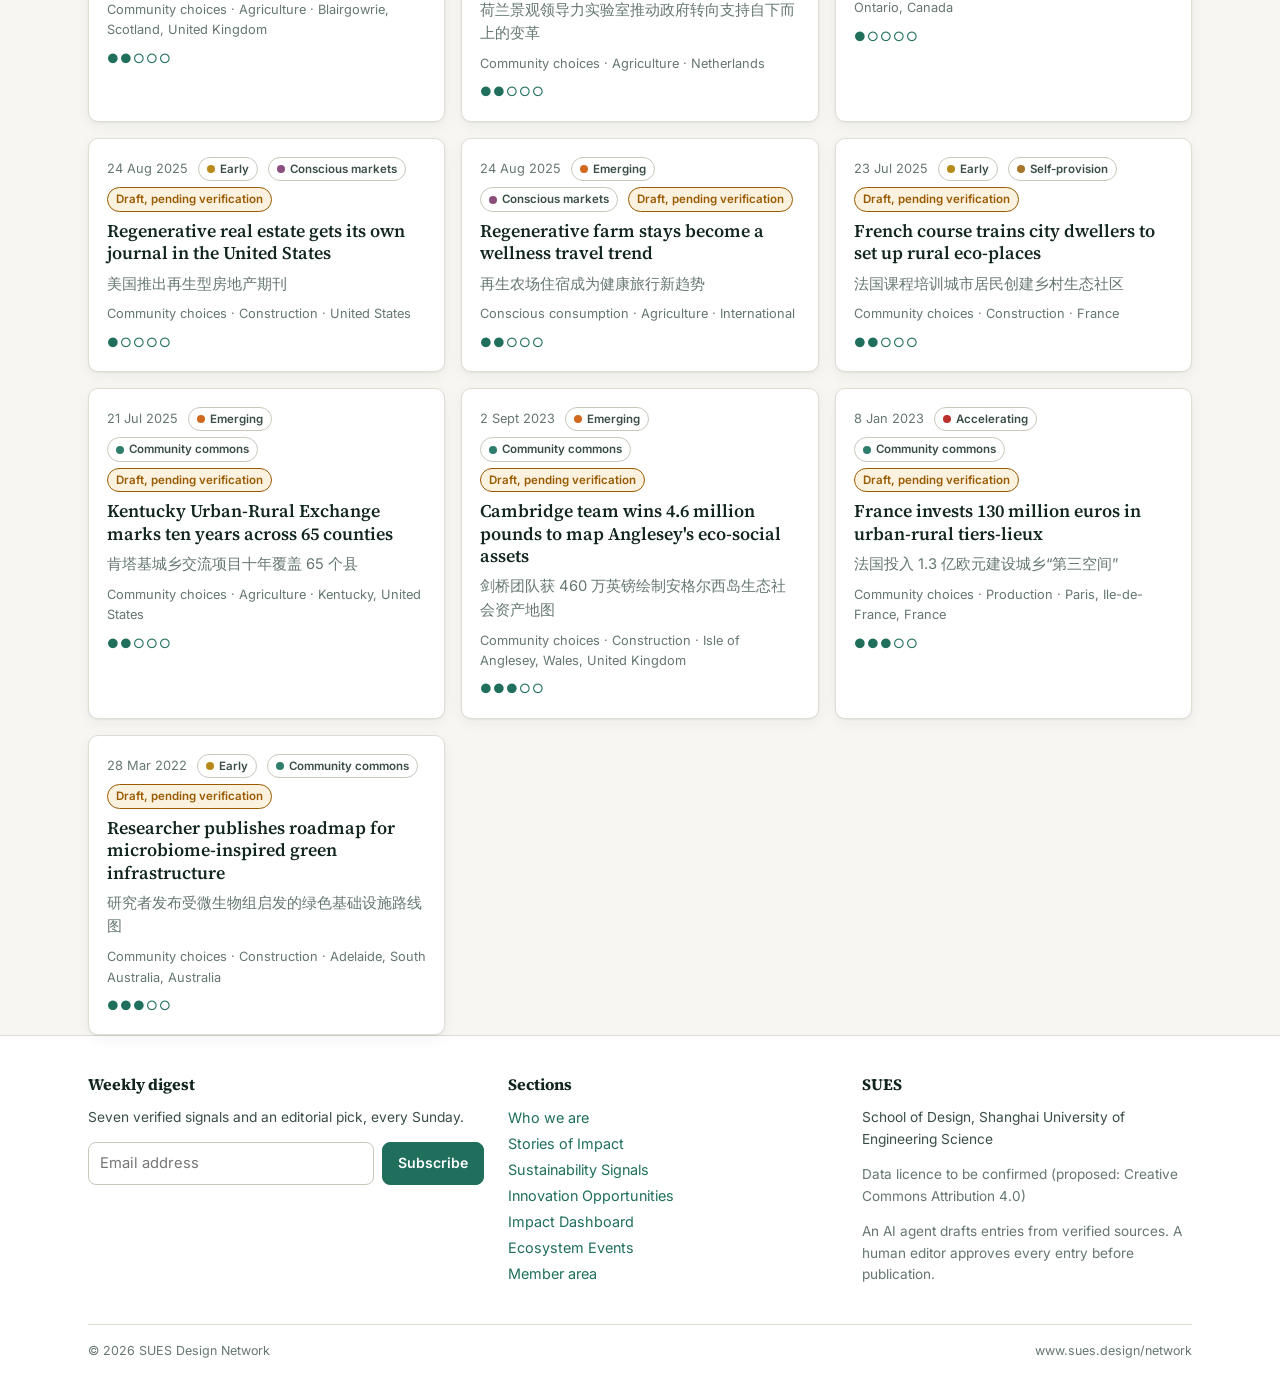
<file: network/signals/index.html>
<!DOCTYPE html>
<html lang="en">
<head>
<meta charset="UTF-8">
<meta name="viewport" content="width=device-width, initial-scale=1">
<title>Sustainability Signals | SUES Design Network</title>
<meta name="description" content="Daily verified signals of sustainable practice, placed on a sector by solution heat map and the DSF map.">
<link rel="canonical" href="https://www.sues.design/network/signals/">
<meta property="og:title" content="Sustainability Signals | SUES Design Network">
<meta property="og:description" content="Daily verified signals of sustainable practice, placed on a sector by solution heat map and the DSF map.">
<meta property="og:url" content="https://www.sues.design/network/signals/">
<meta property="og:type" content="website">
<link rel="icon" href="data:image/svg+xml,%3Csvg xmlns='http://www.w3.org/2000/svg' viewBox='0 0 32 32'%3E%3Crect width='32' height='32' rx='7' fill='%231f6f5c'/%3E%3Ccircle cx='11' cy='11' r='3' fill='%23fff'/%3E%3Ccircle cx='22' cy='22' r='3.5' fill='%23fff'/%3E%3C/svg%3E">
<link rel="preconnect" href="https://fonts.googleapis.com"><link rel="preconnect" href="https://fonts.gstatic.com" crossorigin>
<link href="https://fonts.googleapis.com/css2?family=Inter:wght@400;500;600;700&family=Source+Serif+4:opsz,wght@8..60,600&display=swap" rel="stylesheet">
<link rel="stylesheet" href="../assets/site.css">
</head>
<body data-root="../" data-page="signals">
<main class="wrap">
  <div id="notice"></div>
  <header class="page-head">
    <h1><span data-lang="en">Sustainability Signals</span><span data-lang="zh">可持续信号</span></h1>
    <p class="lede"><span data-lang="en">Verified examples of practices that are changing how things are made, consumed or governed. Each signal is placed on a heat map of four sectors by four solution types, and on the DSF map.</span><span data-lang="zh">经核实的实践案例，正在改变事物的生产、消费或治理方式。每条信号都标注在“四个领域 × 四类方案”的热力图和 DSF 地图上。</span></p>
  </header>
  <div class="tabs" role="tablist" id="views">
    <button role="tab" data-view="feed" aria-selected="true"><span data-lang="en">Feed</span><span data-lang="zh">信号流</span></button>
    <button role="tab" data-view="heat" aria-selected="false"><span data-lang="en">Heat map</span><span data-lang="zh">热力图</span></button>
    <button role="tab" data-view="cloud" aria-selected="false"><span data-lang="en">DSF signal cloud</span><span data-lang="zh">DSF 信号云</span></button>
    <button role="tab" data-view="trajectory" aria-selected="false"><span data-lang="en">Trajectory</span><span data-lang="zh">演进轨迹</span></button>
    <button role="tab" data-view="table" aria-selected="false"><span data-lang="en">Table</span><span data-lang="zh">表格</span></button>
  </div>
  <div class="filters" id="filters"></div>
  <div class="result-count" id="count"></div>
  <section data-panel="feed"><div class="cards" id="feed"></div></section>
  <section data-panel="heat" hidden>
    <p class="muted"><span data-lang="en">Cell colour shows the mean impact score. The number is the count of signals that match the other filters. Empty cells show zero coverage, so gaps stay visible. Select a cell to filter the feed.</span><span data-lang="zh">单元格颜色表示平均影响力评分，数字为符合其他筛选条件的信号数量。空单元格表示零覆盖，以便显示空白。选择单元格可筛选信号流。</span></p>
    <div class="panel" id="heat"></div>
  </section>
  <section data-panel="cloud" hidden>
    <p class="muted"><span data-lang="en">Tags from the last 90 days, placed in their DSF zone. Size shows the number of signals. The outline shows the strength of the newest signal: dotted for Early, dashed for Emerging, solid for Accelerating. Select a tag to filter the feed.</span><span data-lang="zh">最近 90 天的标签，按 DSF 区域排列。字号表示信号数量，边框表示最新信号的强度：点线为早期，虚线为兴起，实线为加速。选择标签可筛选信号流。</span></p>
    <div style="display:grid;grid-template-columns:26px 1fr;gap:6px">
      <div class="small muted" style="writing-mode:vertical-rl;transform:rotate(180deg);display:flex;justify-content:space-between;text-transform:uppercase;letter-spacing:.06em"><span data-lang="en">Individual</span><span data-lang="zh">个人</span><span data-lang="en">Collective</span><span data-lang="zh">集体</span></div>
      <div class="cloud" id="cloud"></div>
    </div>
    <div class="small muted" style="display:flex;justify-content:space-between;margin-left:32px;margin-top:4px;text-transform:uppercase;letter-spacing:.06em"><span><span data-lang="en">Local production</span><span data-lang="zh">本地生产</span></span><span><span data-lang="en">Global production</span><span data-lang="zh">全球生产</span></span></div>
    <p class="small muted" id="zone-note"></p>
  </section>
  <section data-panel="trajectory" hidden>
    <p class="muted"><span data-lang="en">Practices that moved between strength tiers, traced through linked signals. Early means research stage or a single pilot. Emerging means announced, multiple pilots or policy alignment. Accelerating means in the market at scale.</span><span data-lang="zh">通过相互关联的信号追踪实践在强度层级间的变化。早期指研究阶段或单一试点；兴起指已公布、多个试点或政策配套；加速指已规模化进入市场。</span></p>
    <div id="trajectory"></div>
  </section>
  <section data-panel="table" hidden><div class="table-wrap"><table class="data" id="table"></table></div></section>
</main>
<script src="../assets/config.js"></script>
<script src="../assets/site.js"></script>
<script src="../assets/js/cards.js"></script>
<script src="../assets/js/signals.js"></script>
</body>
</html>
</file>
<file: network/assets/site.css>
/* SUES Design Network: shared styles */
*, *::before, *::after { box-sizing: border-box; }
html, body { margin: 0; padding: 0; }

:root {
  --ink: #12261f;
  --ink-2: #3a4d46;
  --ink-3: #66776f;
  --bg: #f7f6f2;
  --surface: #ffffff;
  --surface-2: #efeee8;
  --line: #dedcd3;
  --line-2: #c9c6bb;
  --accent: #1f6f5c;
  --accent-ink: #ffffff;
  --accent-soft: rgba(31,111,92,0.10);
  --warn: #9a5b00;
  --warn-soft: #fbf1df;
  --zone-lc: #2f7d6d;
  --zone-gc: #3d5f9e;
  --zone-li: #a8762a;
  --zone-gi: #8a4f7d;
  --s-weak: #b88a1b;
  --s-emerging: #d2691e;
  --s-strong: #b8322a;
  --heat-0: #f1efe8;
  --heat-1: #d9ebe4;
  --heat-2: #a9d2c3;
  --heat-3: #6fb19c;
  --heat-4: #33856f;
  --heat-5: #165b4a;
  --radius: 10px;
  --shadow: 0 1px 2px rgba(18,38,31,0.05), 0 4px 14px rgba(18,38,31,0.05);
  --serif: 'Source Serif 4', Georgia, 'Songti SC', serif;
  --sans: 'Inter', -apple-system, BlinkMacSystemFont, 'Segoe UI', 'PingFang SC', 'Microsoft YaHei', sans-serif;
  color-scheme: light;
}
@media (prefers-color-scheme: dark) {
  :root:not([data-theme="light"]) {
    --ink: #e8efe9; --ink-2: #c0ccc5; --ink-3: #8d9c95;
    --bg: #101714; --surface: #17201c; --surface-2: #1e2924;
    --line: #2a3832; --line-2: #3a4a43;
    --accent: #5fbfa3; --accent-ink: #0d1a15; --accent-soft: rgba(95,191,163,0.14);
    --warn: #f0b35a; --warn-soft: #2b2416;
    --heat-0: #1e2924; --heat-1: #1f3a32; --heat-2: #24584a; --heat-3: #2d7a64; --heat-4: #3fa184; --heat-5: #74cdb1;
    --shadow: 0 1px 2px rgba(0,0,0,0.3);
    color-scheme: dark;
  }
}
:root[data-theme="dark"] {
  --ink: #e8efe9; --ink-2: #c0ccc5; --ink-3: #8d9c95;
  --bg: #101714; --surface: #17201c; --surface-2: #1e2924;
  --line: #2a3832; --line-2: #3a4a43;
  --accent: #5fbfa3; --accent-ink: #0d1a15; --accent-soft: rgba(95,191,163,0.14);
  --warn: #f0b35a; --warn-soft: #2b2416;
  --heat-0: #1e2924; --heat-1: #1f3a32; --heat-2: #24584a; --heat-3: #2d7a64; --heat-4: #3fa184; --heat-5: #74cdb1;
  --shadow: 0 1px 2px rgba(0,0,0,0.3);
  color-scheme: dark;
}

body {
  font-family: var(--sans); font-size: 16px; line-height: 1.6;
  color: var(--ink); background: var(--bg);
  -webkit-font-smoothing: antialiased;
}
a { color: var(--accent); text-decoration: none; }
a:hover { text-decoration: underline; }
h1, h2, h3 { font-family: var(--serif); font-weight: 600; line-height: 1.25; margin: 0 0 0.5em; }
h1 { font-size: clamp(1.8rem, 4vw, 2.6rem); }
h2 { font-size: clamp(1.35rem, 2.6vw, 1.75rem); }
h3 { font-size: 1.12rem; }
p { margin: 0 0 1em; }
img { max-width: 100%; }
.zh { color: var(--ink-3); font-size: 0.92em; }
.muted { color: var(--ink-3); }
.small { font-size: 0.85rem; }
.sr-only { position: absolute; width: 1px; height: 1px; overflow: hidden; clip: rect(0 0 0 0); white-space: nowrap; }
.wrap { max-width: 1160px; margin: 0 auto; padding: 0 16px; }
@media (min-width: 720px) { .wrap { padding: 0 28px; } }

/* Header */
.site-header {
  position: sticky; top: 0; z-index: 50;
  background: color-mix(in srgb, var(--bg) 92%, transparent);
  backdrop-filter: blur(10px); border-bottom: 1px solid var(--line);
}
.hdr { display: flex; align-items: center; gap: 14px; min-height: 62px; }
.brand { display: flex; align-items: center; gap: 10px; color: var(--ink); font-family: var(--serif); font-weight: 600; font-size: 1.08rem; white-space: nowrap; }
.brand:hover { text-decoration: none; }
.brand-mark { width: 28px; height: 28px; flex: none; }
.nav { display: flex; gap: 2px; margin-left: 8px; flex-wrap: nowrap; }
.nav a { color: var(--ink-2); font-size: 0.86rem; font-weight: 500; padding: 7px 10px; border-radius: 7px; white-space: nowrap; }
.nav a:hover { background: var(--surface-2); text-decoration: none; color: var(--ink); }
.nav a[aria-current="page"] { color: var(--accent); background: var(--accent-soft); }
.hdr-tools { margin-left: auto; display: flex; align-items: center; gap: 8px; }
.search-box { position: relative; }
.hdr .search-box input[type=search] {
  width: 180px; padding: 7px 12px; border-radius: 999px; border: 1px solid var(--line-2);
  background: var(--surface); color: var(--ink); font: inherit; font-size: 0.85rem;
}
.search-results {
  position: absolute; right: 0; top: calc(100% + 6px); width: min(420px, 90vw); max-height: 60vh; overflow: auto;
  background: var(--surface); border: 1px solid var(--line); border-radius: var(--radius); box-shadow: var(--shadow);
  display: none; z-index: 60;
}
.search-results.open { display: block; }
.search-results a { display: block; padding: 10px 14px; border-bottom: 1px solid var(--line); color: var(--ink); }
.search-results a:hover { background: var(--surface-2); text-decoration: none; }
.search-results .kind { font-size: 0.72rem; text-transform: uppercase; letter-spacing: 0.06em; color: var(--ink-3); }
.lang-btn {
  white-space: nowrap; flex: none;
  border: 1px solid var(--line-2); background: var(--surface); color: var(--ink);
  border-radius: 999px; padding: 6px 11px; font: inherit; font-size: 0.8rem; font-weight: 600; cursor: pointer;
}
.menu-btn { display: none; border: 0; background: none; padding: 8px; cursor: pointer; color: var(--ink); }
@media (max-width: 1320px) {
  .nav { display: none; position: absolute; top: 62px; left: 0; right: 0; flex-direction: column; background: var(--surface); border-bottom: 1px solid var(--line); padding: 8px 16px 14px; margin: 0; }
  .nav.open { display: flex; }
  .nav a { padding: 11px 8px; font-size: 0.95rem; }
  .menu-btn { display: block; }
}
@media (max-width: 640px) {
  .hdr .search-box input[type=search] { width: 104px; }
  .hdr { gap: 8px; }
  .hdr-tools .btn-submit { display: none; }
  .brand-text-full { display: none; }
}
@media (min-width: 641px) { .brand-text-short { display: none; } }

/* Buttons and forms */
.btn {
  display: inline-flex; align-items: center; gap: 6px; justify-content: center;
  padding: 8px 15px; border-radius: 8px; border: 1px solid var(--accent);
  background: var(--accent); color: var(--accent-ink); font: inherit; font-size: 0.88rem; font-weight: 600; cursor: pointer;
}
.btn:hover { text-decoration: none; filter: brightness(1.06); }
.btn.ghost { background: transparent; color: var(--accent); }
.btn.small { padding: 5px 10px; font-size: 0.8rem; }
label { display: block; font-size: 0.85rem; font-weight: 600; color: var(--ink-2); margin-bottom: 4px; }
input[type=search], input[type=text], input[type=email], input[type=url], input[type=date], input[type=number], select, textarea {
  width: 100%; padding: 9px 11px; border: 1px solid var(--line-2); border-radius: 8px;
  background: var(--surface); color: var(--ink); font: inherit; font-size: 0.92rem;
}
textarea { min-height: 96px; resize: vertical; }
input:focus, select:focus, textarea:focus, .btn:focus-visible, .lang-btn:focus-visible { outline: 2px solid var(--accent); outline-offset: 2px; }
.field { margin-bottom: 14px; }
.field .hint { font-size: 0.78rem; color: var(--ink-3); margin-top: 3px; }
.field.check label { display: flex; gap: 8px; align-items: flex-start; font-weight: 500; }
.grid-2 { display: grid; gap: 0 16px; grid-template-columns: 1fr; }
@media (min-width: 720px) { .grid-2 { grid-template-columns: 1fr 1fr; } }

/* Layout pieces */
main { padding: 28px 0 56px; min-height: 60vh; }
.page-head { margin-bottom: 22px; }
.page-head .lede { font-size: 1.05rem; color: var(--ink-2); max-width: 760px; }
.section { margin: 40px 0; }
.section-head { display: flex; align-items: baseline; justify-content: space-between; gap: 12px; margin-bottom: 14px; flex-wrap: wrap; }
.section-head h2 { margin: 0; }
.cards { display: grid; gap: 16px; grid-template-columns: repeat(auto-fill, minmax(280px, 1fr)); }
.card {
  background: var(--surface); border: 1px solid var(--line); border-radius: var(--radius);
  padding: 18px; box-shadow: var(--shadow); display: flex; flex-direction: column; gap: 8px; min-width: 0;
}
.card h3 { margin: 0; }
.card h3 a { color: var(--ink); }
.card .meta { font-size: 0.8rem; color: var(--ink-3); display: flex; flex-wrap: wrap; gap: 6px 10px; align-items: center; }
.card .more { margin-top: auto; font-size: 0.85rem; font-weight: 600; }
.panel { background: var(--surface); border: 1px solid var(--line); border-radius: var(--radius); padding: 20px; box-shadow: var(--shadow); }
.notice { background: var(--warn-soft); color: var(--ink); border: 1px solid color-mix(in srgb, var(--warn) 35%, transparent); border-radius: var(--radius); padding: 10px 14px; font-size: 0.86rem; margin-bottom: 18px; }
.notice strong { color: var(--warn); }

/* Badges */
.badge { display: inline-flex; align-items: center; gap: 5px; font-size: 0.72rem; font-weight: 600; padding: 2px 8px; border-radius: 999px; border: 1px solid var(--line-2); color: var(--ink-2); background: var(--surface); white-space: nowrap; }
.badge .dot { width: 8px; height: 8px; border-radius: 50%; }
.badge.example { border-color: var(--warn); color: var(--warn); background: var(--warn-soft); }
.badge.network { border-color: var(--accent); color: var(--accent); background: var(--accent-soft); }
.s-weak .dot { background: var(--s-weak); } .s-emerging .dot { background: var(--s-emerging); } .s-strong .dot { background: var(--s-strong); }
.z-local-collective .dot { background: var(--zone-lc); } .z-global-collective .dot { background: var(--zone-gc); }
.z-local-individual .dot { background: var(--zone-li); } .z-global-individual .dot { background: var(--zone-gi); }
.impact { font-variant-numeric: tabular-nums; letter-spacing: 1px; color: var(--accent); }
.tags { display: flex; flex-wrap: wrap; gap: 5px; }
.tag { font-size: 0.74rem; padding: 2px 8px; background: var(--surface-2); color: var(--ink-2); border-radius: 6px; }
button.tag { border: 0; cursor: pointer; font: inherit; font-size: 0.74rem; }

/* Tabs and filters */
.tabs { display: flex; gap: 4px; border-bottom: 1px solid var(--line); margin-bottom: 18px; overflow-x: auto; }
.tabs button { border: 0; background: none; padding: 10px 14px; font: inherit; font-size: 0.9rem; font-weight: 600; color: var(--ink-3); cursor: pointer; border-bottom: 2px solid transparent; white-space: nowrap; }
.tabs button[aria-selected="true"] { color: var(--accent); border-bottom-color: var(--accent); }
.filters { display: grid; gap: 10px; grid-template-columns: repeat(auto-fill, minmax(150px, 1fr)); margin-bottom: 18px; }
.filters label { font-size: 0.74rem; text-transform: uppercase; letter-spacing: 0.05em; color: var(--ink-3); }
.filters select, .filters input { padding: 7px 9px; font-size: 0.85rem; }
.result-count { font-size: 0.85rem; color: var(--ink-3); margin-bottom: 12px; display: flex; gap: 12px; align-items: center; flex-wrap: wrap; }

/* Hero */
.hero { display: grid; gap: 24px; grid-template-columns: 1fr; align-items: start; padding: 10px 0 8px; }
@media (min-width: 920px) { .hero { grid-template-columns: 1.05fr 1fr; } }
.hero .kicker { font-size: 0.78rem; text-transform: uppercase; letter-spacing: 0.08em; color: var(--accent); font-weight: 700; margin-bottom: 8px; }
.hero h1 { margin-bottom: 14px; }
.hero .lede { font-size: 1.08rem; color: var(--ink-2); }
.signal-hero h2 { font-size: 1.35rem; }

/* DSF map */
.dsf { position: relative; display: grid; grid-template-columns: 26px 1fr 1fr; grid-template-rows: minmax(140px, auto) minmax(140px, auto) 26px; gap: 6px; }
.dsf .zone {
  border-radius: 8px; padding: 12px; display: flex; flex-direction: column; justify-content: space-between;
  border: 1px solid var(--line); background: var(--surface); color: var(--ink); text-align: left; cursor: pointer; font: inherit; min-width: 0;
}
.dsf .zone:hover { border-color: var(--accent); text-decoration: none; }
.dsf .zone .zname { font-weight: 600; font-size: 0.92rem; }
.dsf .zone .zcount { font-family: var(--serif); font-size: 2rem; line-height: 1; }
.dsf .zone .zsub { font-size: 0.74rem; color: var(--ink-3); }
.dsf .zone.lc { border-top: 4px solid var(--zone-lc); } .dsf .zone.gc { border-top: 4px solid var(--zone-gc); }
.dsf .zone.li { border-top: 4px solid var(--zone-li); } .dsf .zone.gi { border-top: 4px solid var(--zone-gi); }
.dsf .yaxis { grid-row: 1 / 3; grid-column: 1; writing-mode: vertical-rl; transform: rotate(180deg); display: flex; justify-content: space-between; font-size: 0.72rem; color: var(--ink-3); text-transform: uppercase; letter-spacing: 0.06em; }
.dsf .xaxis { grid-row: 3; grid-column: 2 / 4; display: flex; justify-content: space-between; align-items: center; font-size: 0.72rem; color: var(--ink-3); text-transform: uppercase; letter-spacing: 0.06em; }

/* Signal cloud */
.cloud { display: grid; grid-template-columns: 1fr 1fr; gap: 6px; }
.cloud .q { border: 1px solid var(--line); border-radius: 8px; padding: 12px; background: var(--surface); min-height: 180px; }
.cloud .q h4 { margin: 0 0 8px; font-size: 0.8rem; text-transform: uppercase; letter-spacing: 0.05em; }
.cloud .q.lc h4 { color: var(--zone-lc); } .cloud .q.gc h4 { color: var(--zone-gc); } .cloud .q.li h4 { color: var(--zone-li); } .cloud .q.gi h4 { color: var(--zone-gi); }
.cloud .words { display: flex; flex-wrap: wrap; gap: 6px 10px; align-items: baseline; }
.cloud .word { border: 2px solid transparent; background: none; color: var(--ink); font-family: var(--serif); cursor: pointer; padding: 1px 6px; border-radius: 6px; line-height: 1.2; }
.cloud .word.s-weak { border-color: var(--s-weak); border-style: dotted; }
.cloud .word.s-emerging { border-color: var(--s-emerging); border-style: dashed; }
.cloud .word.s-strong { border-color: var(--s-strong); }
.legend { display: flex; flex-wrap: wrap; gap: 8px 16px; font-size: 0.8rem; color: var(--ink-3); margin-top: 10px; align-items: center; }
.legend .sw { display: inline-block; width: 14px; height: 14px; border-radius: 3px; vertical-align: -2px; margin-right: 5px; border: 1px solid var(--line-2); }

/* Heat map */
.heat { width: 100%; border-collapse: separate; border-spacing: 4px; table-layout: fixed; }
.heat th { font-size: 0.78rem; font-weight: 600; color: var(--ink-2); text-align: left; padding: 4px; vertical-align: bottom; }
.heat th.row { width: 22%; }
.heat td { padding: 0; }
.heat td button {
  width: 100%; min-height: 64px; border: 0; border-radius: 6px; cursor: pointer; font: inherit; color: var(--ink);
  display: flex; flex-direction: column; align-items: center; justify-content: center; gap: 2px;
}
.heat td button .n { font-family: var(--serif); font-size: 1.3rem; font-weight: 600; }
.heat td button .s { font-size: 0.7rem; opacity: 0.85; }
.heat td button.h4, .heat td button.h5 { color: #fff; }
:root[data-theme="dark"] .heat td button.h4, :root[data-theme="dark"] .heat td button.h5 { color: #0d1a15; }
@media (prefers-color-scheme: dark) { :root:not([data-theme="light"]) .heat td button.h4, :root:not([data-theme="light"]) .heat td button.h5 { color: #0d1a15; } }
.h0 { background: var(--heat-0); outline: 1px dashed var(--line-2); } .h1 { background: var(--heat-1); } .h2 { background: var(--heat-2); }
.h3 { background: var(--heat-3); } .h4 { background: var(--heat-4); } .h5 { background: var(--heat-5); }
@media (max-width: 560px) { .heat th { font-size: 0.66rem; } .heat td button { min-height: 52px; } .heat td button .s { display: none; } }

/* Data tables */
.table-wrap { overflow-x: auto; }
table.data { width: 100%; border-collapse: collapse; font-size: 0.86rem; }
table.data th, table.data td { padding: 8px 10px; border-bottom: 1px solid var(--line); text-align: left; vertical-align: top; }
table.data th { font-size: 0.74rem; text-transform: uppercase; letter-spacing: 0.05em; color: var(--ink-3); cursor: pointer; user-select: none; }
table.data td.num, table.data th.num { text-align: right; font-variant-numeric: tabular-nums; }

/* Modal */
.modal-back { position: fixed; inset: 0; background: rgba(10,20,16,0.5); z-index: 80; display: none; align-items: flex-start; justify-content: center; padding: 4vh 12px; overflow-y: auto; }
.modal-back.open { display: flex; }
.modal { background: var(--surface); color: var(--ink); border-radius: 12px; max-width: 780px; width: 100%; padding: 26px; position: relative; box-shadow: 0 20px 60px rgba(0,0,0,0.25); }
.modal .close { position: absolute; top: 10px; right: 10px; border: 0; background: var(--surface-2); color: var(--ink); width: 34px; height: 34px; border-radius: 50%; cursor: pointer; font-size: 1.1rem; }
.modal h2 { padding-right: 34px; }
.modal h4 { margin: 18px 0 4px; font-size: 0.78rem; text-transform: uppercase; letter-spacing: 0.06em; color: var(--accent); }
.modal .meta { font-size: 0.82rem; color: var(--ink-3); display: flex; flex-wrap: wrap; gap: 6px 12px; margin-bottom: 10px; align-items: center; }
.results-box { background: var(--surface-2); border-radius: 8px; padding: 12px 14px; margin-top: 6px; }
.results-box .r { display: flex; justify-content: space-between; gap: 12px; padding: 6px 0; border-bottom: 1px solid var(--line); font-size: 0.88rem; }
.results-box .r:last-child { border-bottom: 0; }
.results-box .v { font-weight: 700; white-space: nowrap; }
.link-list { padding-left: 18px; margin: 4px 0; }
.link-list li { margin: 3px 0; font-size: 0.9rem; }

/* Pipeline */
.pipeline { display: flex; gap: 4px; flex-wrap: wrap; margin: 8px 0; }
.pipeline span { font-size: 0.72rem; padding: 3px 9px; border-radius: 999px; background: var(--surface-2); color: var(--ink-3); }
.pipeline span.on { background: var(--accent); color: var(--accent-ink); font-weight: 600; }
.pipeline span.done { background: var(--accent-soft); color: var(--accent); }

/* Calendar */
.cal-head { display: flex; align-items: center; gap: 10px; margin-bottom: 10px; }
.cal-head h3 { margin: 0; min-width: 160px; }
.cal { display: grid; grid-template-columns: repeat(7, 1fr); gap: 4px; }
.cal .dow { font-size: 0.72rem; text-transform: uppercase; color: var(--ink-3); text-align: center; padding: 4px 0; }
.cal .day { min-height: 88px; background: var(--surface); border: 1px solid var(--line); border-radius: 6px; padding: 4px; font-size: 0.75rem; overflow: hidden; }
.cal .day.out { opacity: 0.4; }
.cal .day.today { border-color: var(--accent); }
.cal .day .d { font-weight: 600; color: var(--ink-3); }
.cal .ev { display: block; margin-top: 3px; padding: 2px 4px; border-radius: 4px; background: var(--accent-soft); color: var(--ink); font-size: 0.7rem; white-space: nowrap; overflow: hidden; text-overflow: ellipsis; cursor: pointer; border: 0; width: 100%; text-align: left; font-family: inherit; }
@media (max-width: 640px) { .cal .day { min-height: 54px; } .cal .ev { font-size: 0; height: 6px; padding: 0; } }

/* Map */
.map { height: 380px; border-radius: var(--radius); border: 1px solid var(--line); overflow: hidden; background: var(--surface-2); }
.map-fallback { padding: 16px; font-size: 0.88rem; }

/* Dashboard */
.kpis { display: grid; gap: 12px; grid-template-columns: repeat(auto-fill, minmax(170px, 1fr)); }
.kpi { background: var(--surface); border: 1px solid var(--line); border-radius: var(--radius); padding: 14px 16px; }
.kpi .v { font-family: var(--serif); font-size: 2rem; font-weight: 600; line-height: 1.1; }
.kpi .l { font-size: 0.8rem; color: var(--ink-3); }
.kpi .bar { height: 5px; background: var(--surface-2); border-radius: 3px; margin-top: 10px; overflow: hidden; }
.kpi .bar span { display: block; height: 100%; background: var(--accent); }
.bars { display: flex; flex-direction: column; gap: 7px; }
.bars .b { display: grid; grid-template-columns: minmax(90px, 34%) 1fr 40px; gap: 10px; align-items: center; font-size: 0.85rem; }
.bars .track { height: 14px; background: var(--surface-2); border-radius: 4px; overflow: hidden; }
.bars .fill { height: 100%; background: var(--accent); border-radius: 4px; }
.bars .n { text-align: right; font-variant-numeric: tabular-nums; color: var(--ink-2); }
.dash-grid { display: grid; gap: 18px; grid-template-columns: 1fr; }
.dash-grid > *, .grid-2 > *, .hero > * { min-width: 0; }
@media (min-width: 900px) { .dash-grid { grid-template-columns: 1fr 1fr; } }
.funnel .b .fill { background: var(--zone-gc); }

/* Trajectory */
.chain { display: flex; align-items: center; gap: 6px; flex-wrap: wrap; padding: 12px 0; border-bottom: 1px solid var(--line); }
.chain .step { display: flex; flex-direction: column; gap: 2px; padding: 8px 10px; border-radius: 8px; background: var(--surface); border: 1px solid var(--line); max-width: 260px; font-size: 0.82rem; }
.chain .arrow { color: var(--ink-3); }

/* Footer */
.site-footer { border-top: 1px solid var(--line); background: var(--surface); padding: 36px 0 28px; font-size: 0.86rem; color: var(--ink-2); }
.foot-grid { display: grid; gap: 24px; grid-template-columns: 1fr; }
@media (min-width: 820px) { .foot-grid { grid-template-columns: 1.2fr 1fr 1fr; } }
.site-footer h4 { font-family: var(--serif); font-size: 1rem; margin: 0 0 8px; color: var(--ink); }
.subscribe { display: flex; gap: 8px; }
.subscribe input { flex: 1; min-width: 0; }
.foot-base { margin-top: 24px; padding-top: 16px; border-top: 1px solid var(--line); font-size: 0.78rem; color: var(--ink-3); display: flex; flex-wrap: wrap; gap: 8px 18px; justify-content: space-between; }

/* Directory */
.expert { flex-direction: row; gap: 14px; align-items: flex-start; }
.avatar { width: 52px; height: 52px; border-radius: 50%; flex: none; background: var(--accent-soft); color: var(--accent); display: flex; align-items: center; justify-content: center; font-family: var(--serif); font-weight: 600; font-size: 1.1rem; }
.prose { max-width: 760px; }
.prose ol, .prose ul { padding-left: 20px; }
.prose li { margin: 4px 0; }
.empty { padding: 24px; text-align: center; color: var(--ink-3); border: 1px dashed var(--line-2); border-radius: var(--radius); }
.steps { counter-reset: s; list-style: none; padding: 0; display: grid; gap: 10px; grid-template-columns: repeat(auto-fill, minmax(200px, 1fr)); }
.steps li { counter-increment: s; background: var(--surface); border: 1px solid var(--line); border-radius: var(--radius); padding: 14px; font-size: 0.88rem; }
.steps li::before { content: counter(s); display: inline-flex; width: 24px; height: 24px; border-radius: 50%; background: var(--accent); color: var(--accent-ink); align-items: center; justify-content: center; font-size: 0.78rem; font-weight: 700; margin-right: 8px; }
.check-list { list-style: none; padding: 0; margin: 0; font-size: 0.85rem; }
.check-list li { padding: 4px 0; }
.check-list li.ok::before { content: "\2713  "; color: var(--accent); font-weight: 700; }
.check-list li.bad::before { content: "\2715  "; color: var(--s-strong); font-weight: 700; }
.check-list li.na::before { content: "\2022  "; color: var(--ink-3); }
.hp { position: absolute; left: -9999px; }

/* Bilingual static copy: <span data-lang="en"> and <span data-lang="zh"> */
html[lang="en"] [data-lang="zh"], html[lang="zh-Hans"] [data-lang="en"] { display: none !important; }
</file>
